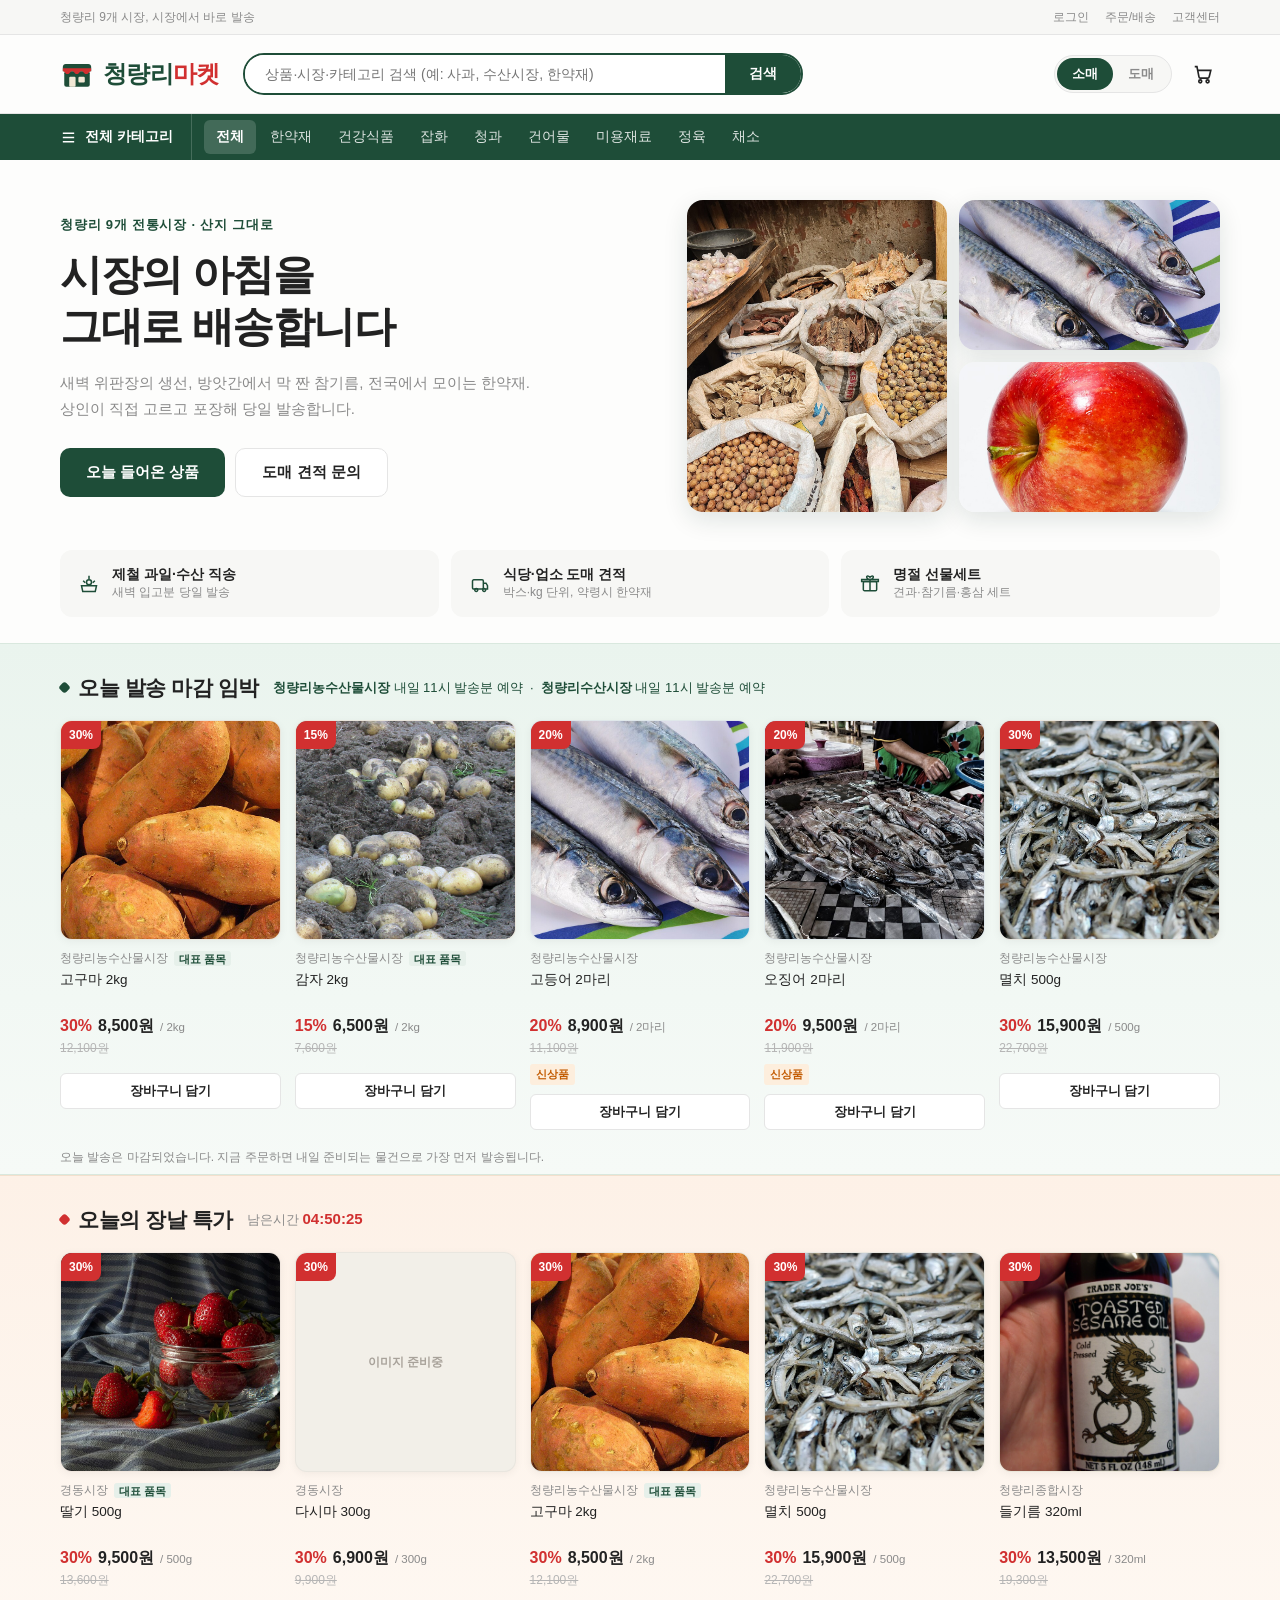
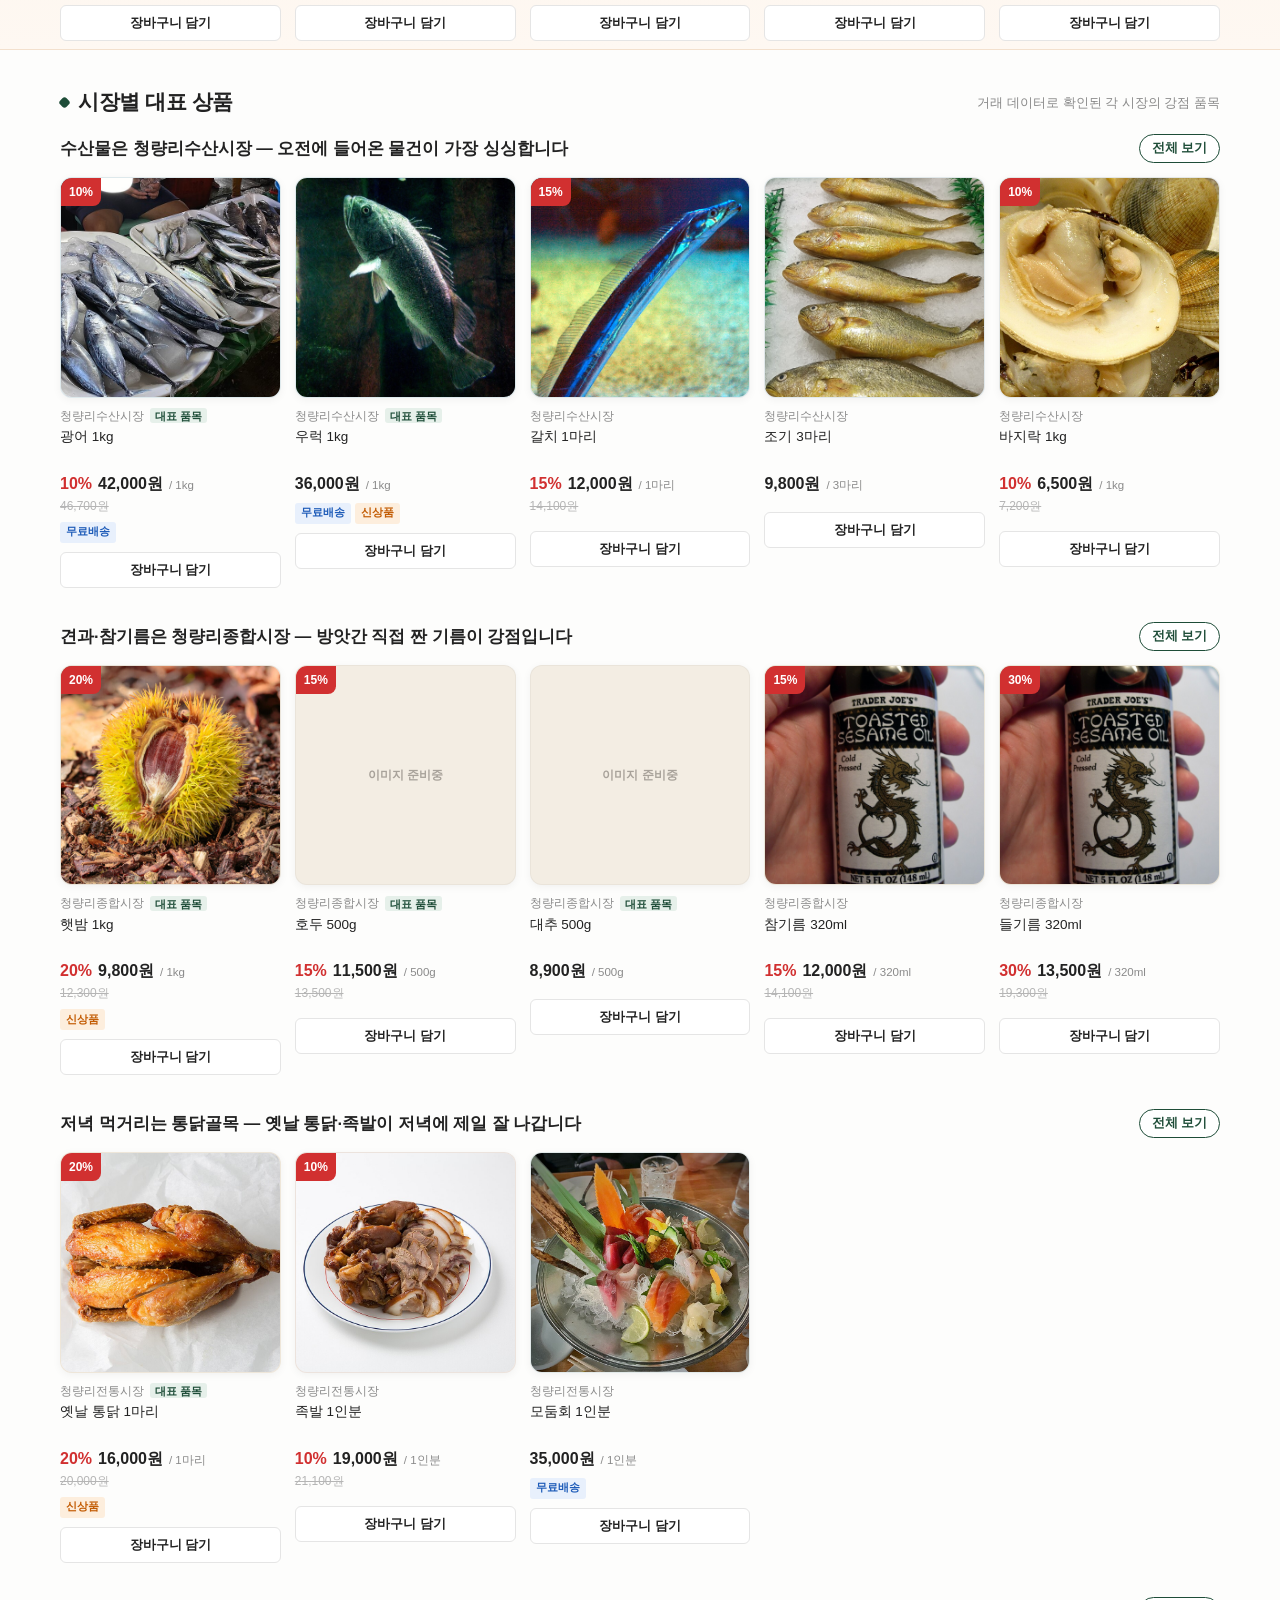
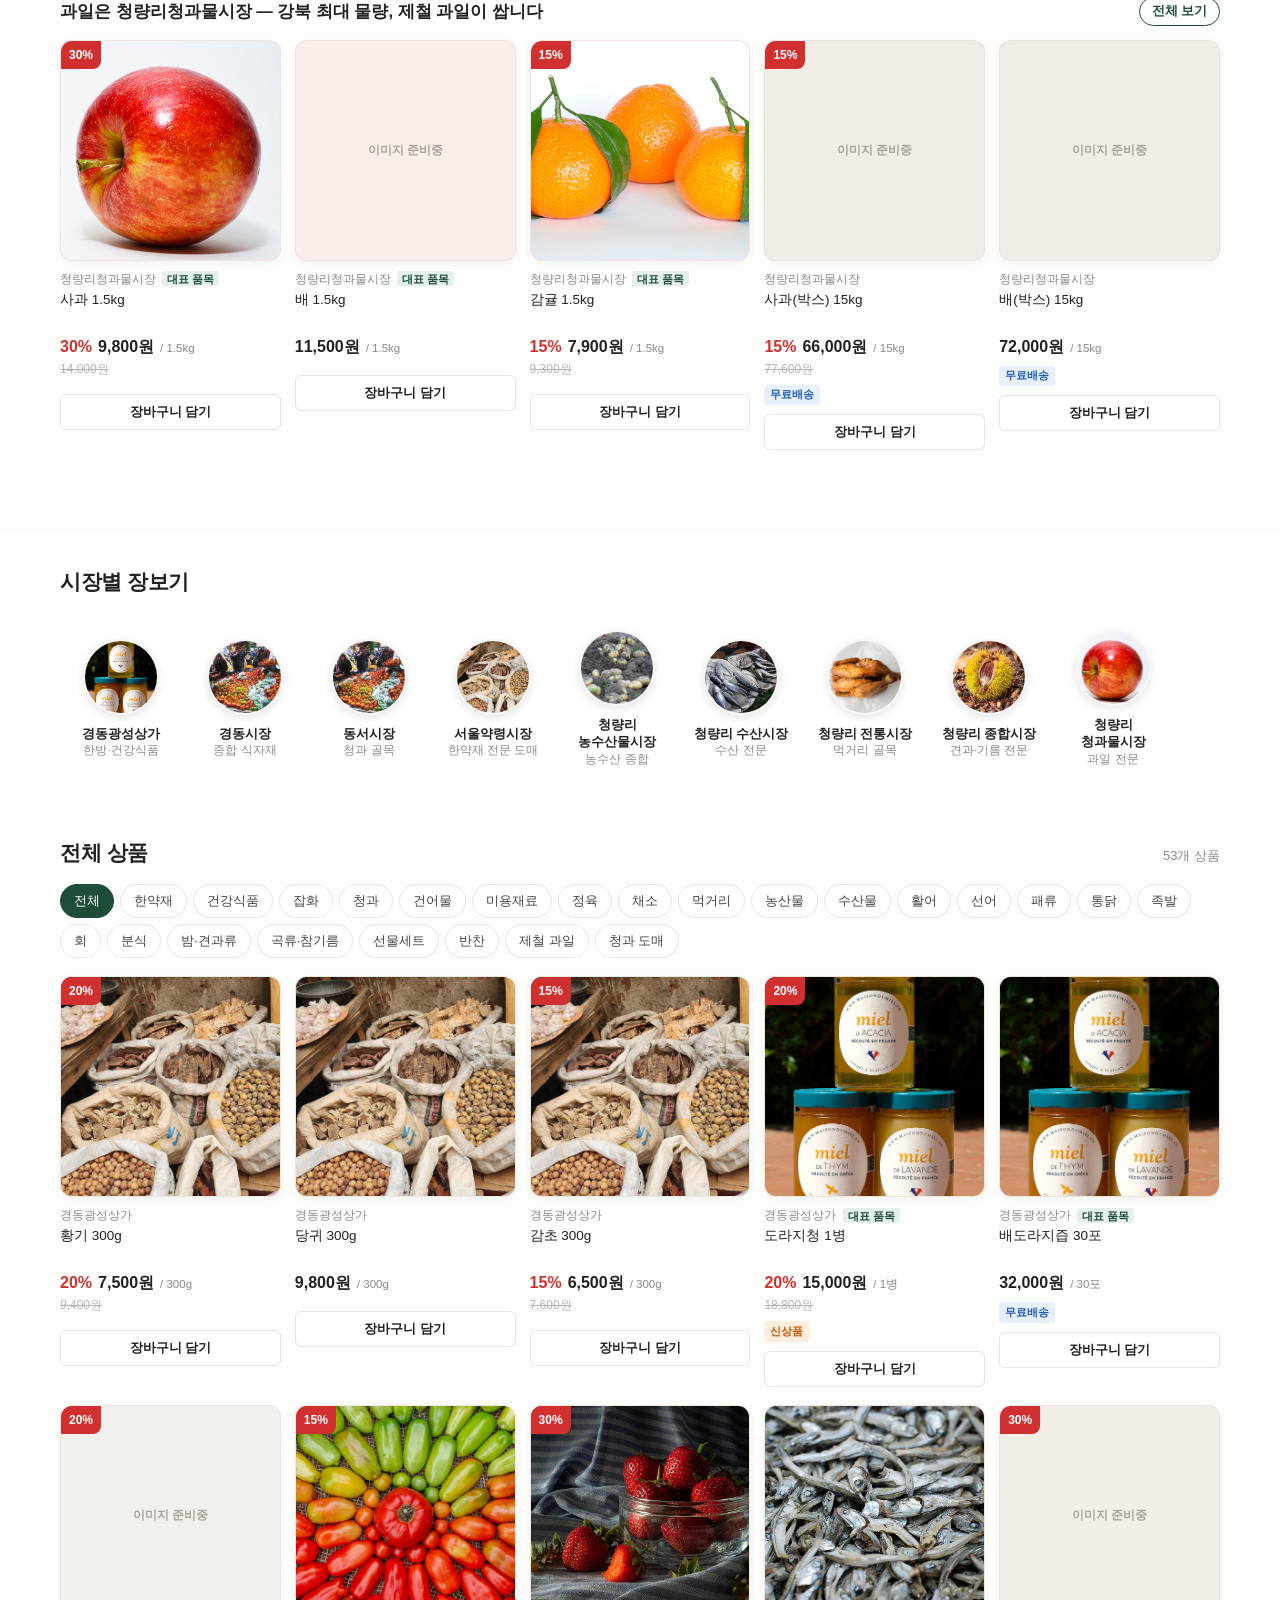
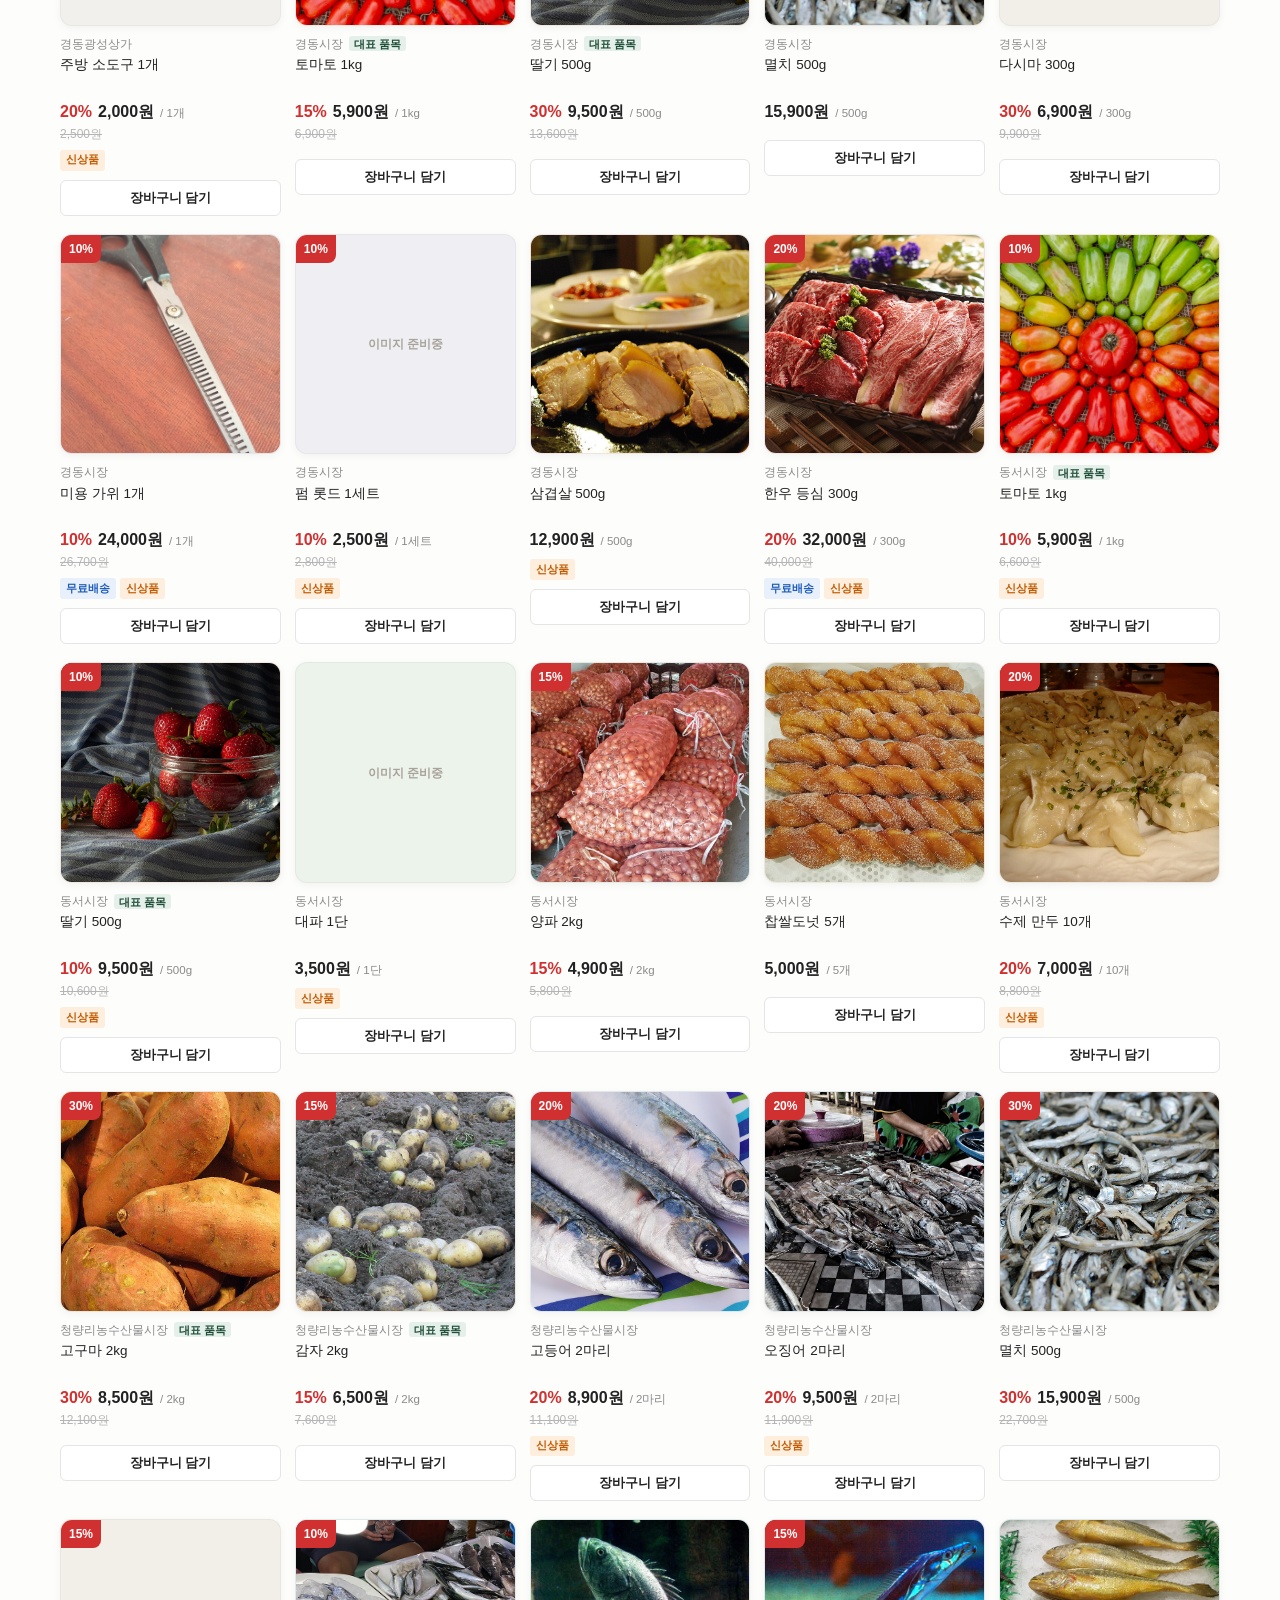
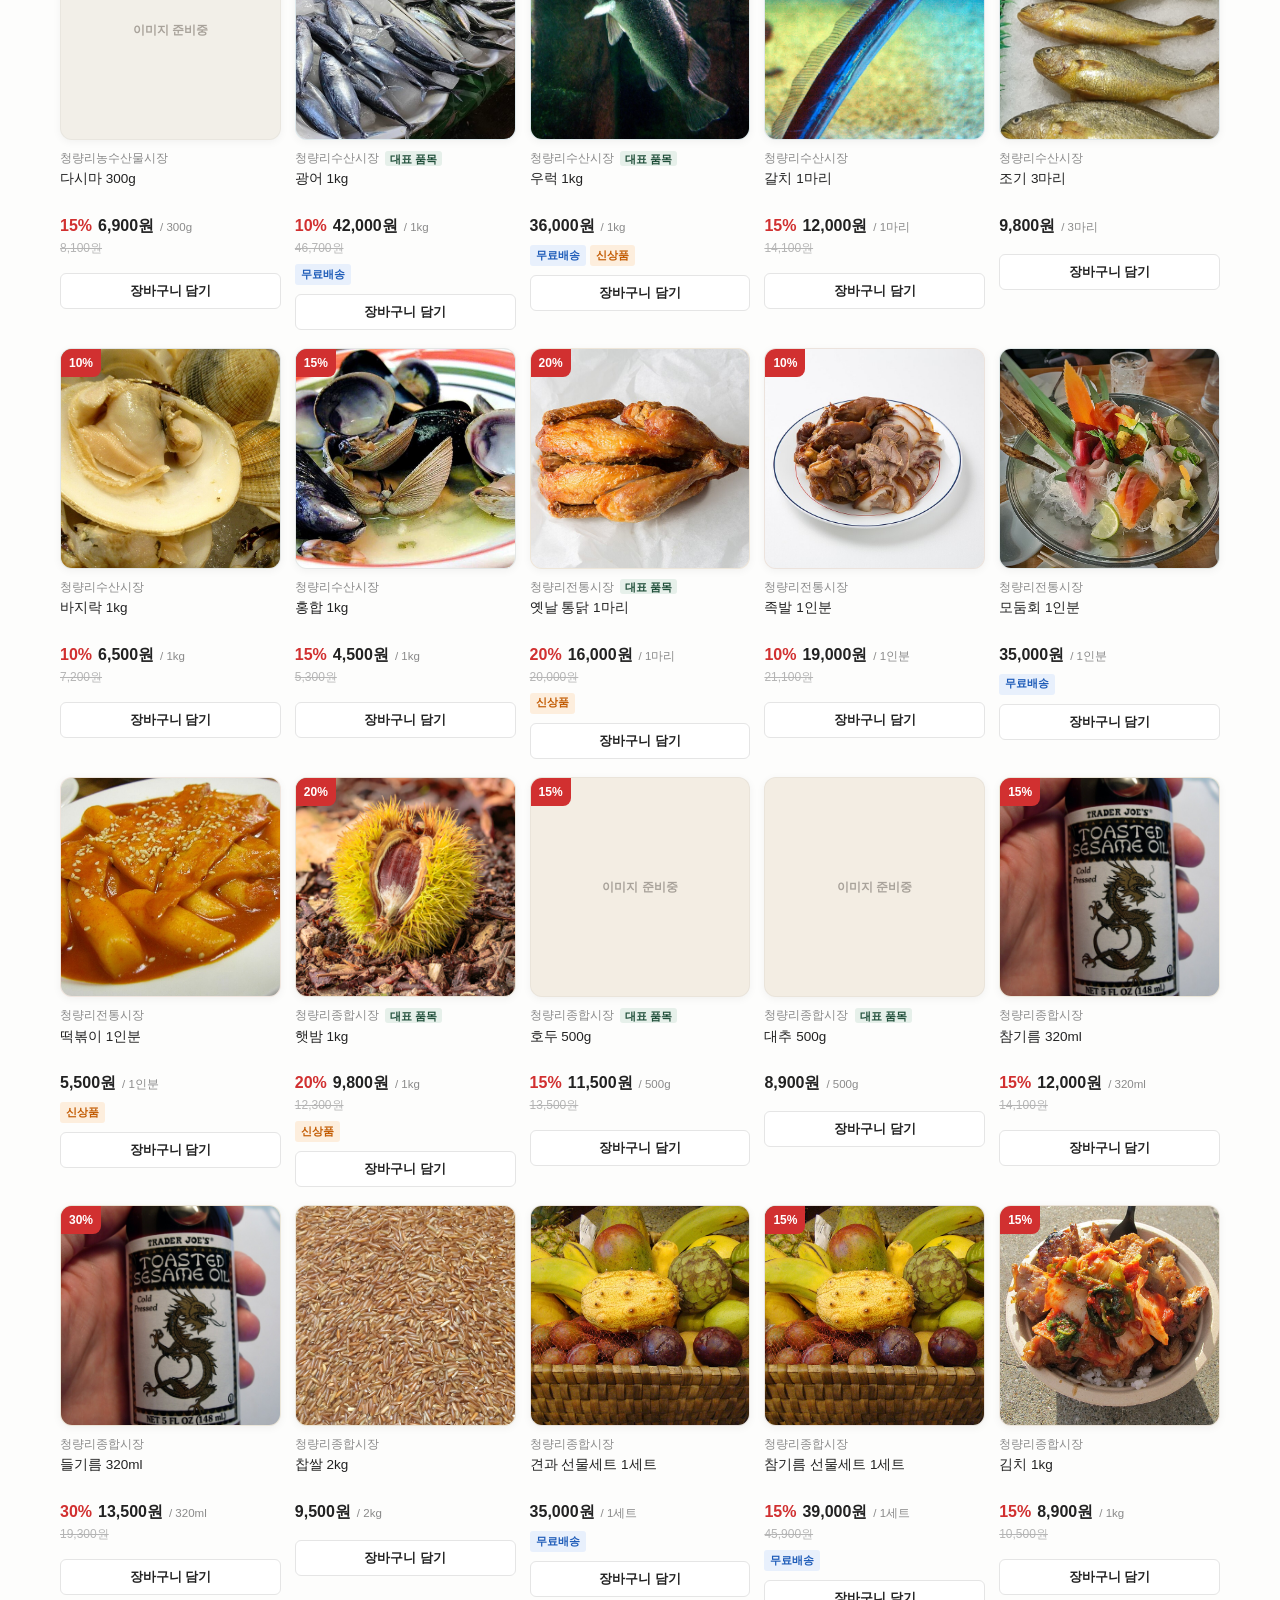
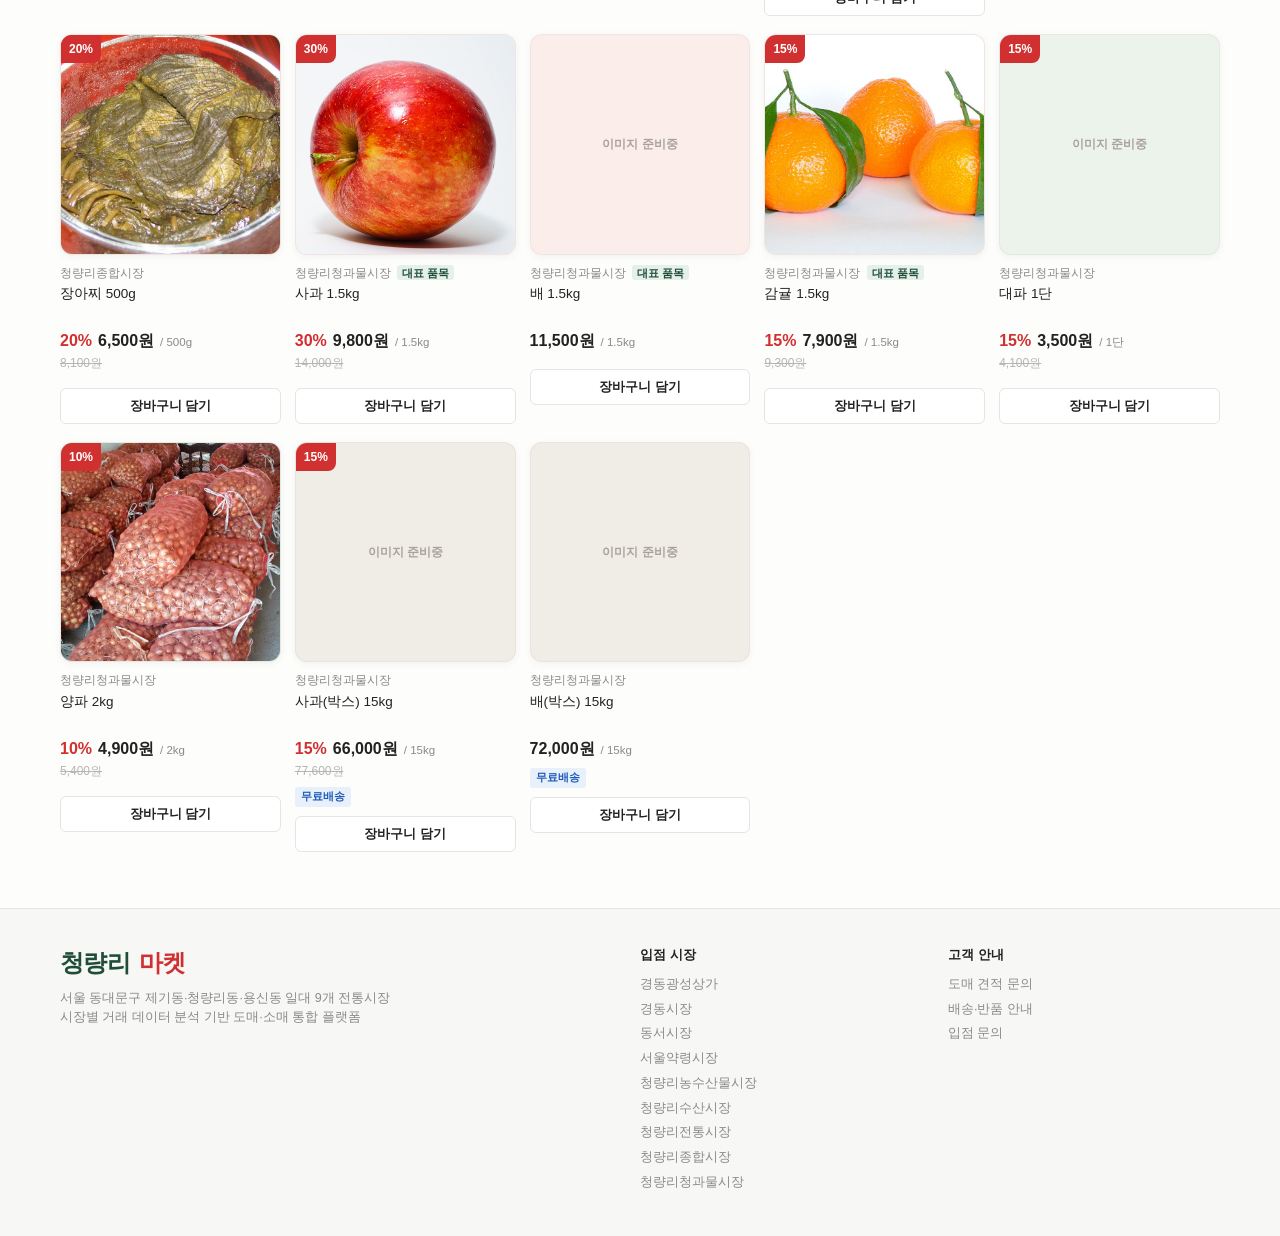
<file: site/index.html>
<!doctype html>
<html lang="ko">
<head>
<meta charset="utf-8">
<meta name="viewport" content="width=device-width, initial-scale=1">
<title>청량리마켓 — 청량리 9개 전통시장 온라인 장보기</title>
<meta name="description" content="청량리 9개 전통시장의 상품을 시장에서 직접 발송합니다. 도매·소매 모두 가능.">
<link rel="stylesheet" href="styles.css?v=7">
</head>
<body>

<!-- 유틸 바 -->
<div class="util">
  <div class="wrap">
    <span class="util-slogan">청량리 9개 시장, 시장에서 바로 발송</span>
    <nav class="util-links">
      <a href="#" id="nav-login">로그인</a>
      <a href="#" id="nav-orders">주문/배송</a>
      <a href="#" id="nav-support">고객센터</a>
    </nav>
  </div>
</div>

<!-- 헤더: 로고 + 검색 + 장바구니 -->
<header class="header">
  <div class="wrap header-in">
    <a class="logo" href="#top" aria-label="청량리마켓 홈">
      <svg class="logo-icon" width="34" height="34" viewBox="0 0 48 48" fill="none">
        <rect x="6" y="20" width="36" height="22" rx="3" fill="#1e4d38"/>
        <path d="M4 14c0-2.2 1.8-4 4-4h32c2.2 0 4 1.8 4 4v6H4v-6z" fill="#1e4d38"/>
        <path d="M4 20c3.3 0 3.3 4 6.6 4s3.3-4 6.6-4 3.3 4 6.6 4 3.3-4 6.6-4 3.3 4 6.7 4 3.3-4 6.9-4v-4H4v4z" fill="#d13030"/>
        <rect x="13" y="28" width="9" height="14" rx="1.5" fill="#f2e8d5"/>
        <rect x="26" y="28" width="9" height="8" rx="1.5" fill="#f2e8d5"/>
      </svg>
      <span class="logo-text"><span class="logo-mark">청량리</span><span class="logo-sub">마켓</span></span>
    </a>
    <div class="search">
      <input id="search" type="search" placeholder="상품·시장·카테고리 검색 (예: 사과, 수산시장, 한약재)">
      <button type="button" id="search-btn" aria-label="검색">검색</button>
    </div>
    <div class="header-actions">
      <div class="channel" role="group" aria-label="거래 방식">
        <button type="button" data-channel="b2c" aria-pressed="true">소매</button>
        <button type="button" data-channel="b2b" aria-pressed="false">도매</button>
      </div>
      <button class="icon-btn cart-btn" id="cart-open" type="button">
        <svg width="22" height="22" viewBox="0 0 24 24" fill="none" stroke="currentColor" stroke-width="1.8"><circle cx="9" cy="20" r="1.6"/><circle cx="17" cy="20" r="1.6"/><path d="M3 4h2.4l2.2 11.2a1.6 1.6 0 0 0 1.6 1.3h7.9a1.6 1.6 0 0 0 1.6-1.3L20.5 8H6"/></svg>
        <span class="cart-count" id="cart-count" hidden>0</span>
      </button>
    </div>
  </div>
</header>

<!-- 카테고리 바 -->
<nav class="catbar">
  <div class="wrap catbar-in">
    <button class="allcat" id="allcat-btn" type="button">
      <svg width="17" height="17" viewBox="0 0 24 24" fill="none" stroke="currentColor" stroke-width="2.4"><path d="M4 6h16M4 12h16M4 18h16"/></svg>
      전체 카테고리
    </button>
    <div class="cat-quick" id="cat-quick"></div>
  </div>
  <div class="allcat-panel" id="allcat-panel" hidden><div class="wrap" id="allcat-grid"></div></div>
</nav>

<main id="top">

  <!-- 히어로 -->
  <section class="wrap hero">
    <div class="hero-copy">
      <em>청량리 9개 전통시장 · 산지 그대로</em>
      <h1>시장의 아침을<br>그대로 배송합니다</h1>
      <p>새벽 위판장의 생선, 방앗간에서 막 짠 참기름, 전국에서 모이는 한약재.<br>
         상인이 직접 고르고 포장해 당일 발송합니다.</p>
      <div class="hero-cta">
        <button type="button" class="cta-main" data-banner="fresh">오늘 들어온 상품</button>
        <button type="button" class="cta-sub" data-banner="b2b">도매 견적 문의</button>
      </div>
    </div>
    <div class="hero-photos" aria-hidden="true">
      <img src="img/herbs.jpg" alt="" class="hp hp-a">
      <img src="img/mackerel.jpg" alt="" class="hp hp-b">
      <img src="img/apple.jpg" alt="" class="hp hp-c">
    </div>
  </section>

  <!-- 프로모 스트립 -->
  <section class="wrap promo-row">
    <button type="button" class="promo" data-banner="fresh">
      <svg viewBox="0 0 24 24" width="20" height="20" fill="none" stroke="#1e4d38" stroke-width="1.8"><path d="M12 2v4M5 8l2.5 2.5M19 8l-2.5 2.5M3 14h18l-1.5 7h-15L3 14z"/><circle cx="12" cy="10" r="3"/></svg>
      <div><b>제철 과일·수산 직송</b><span>새벽 입고분 당일 발송</span></div>
    </button>
    <button type="button" class="promo" data-banner="b2b">
      <svg viewBox="0 0 24 24" width="20" height="20" fill="none" stroke="#1e4d38" stroke-width="1.8"><rect x="3" y="7" width="13" height="11" rx="1.5"/><path d="M16 11h3.2L21 14v4h-5M7.5 21a1.8 1.8 0 100-3.6 1.8 1.8 0 000 3.6zM17 21a1.8 1.8 0 100-3.6 1.8 1.8 0 000 3.6z"/></svg>
      <div><b>식당·업소 도매 견적</b><span>박스·kg 단위, 약령시 한약재</span></div>
    </button>
    <button type="button" class="promo" data-banner="gift">
      <svg viewBox="0 0 24 24" width="20" height="20" fill="none" stroke="#1e4d38" stroke-width="1.8"><rect x="4" y="9" width="16" height="11" rx="1.5"/><path d="M2 6.5h20V9H2zM12 6.5V20M12 6.5C10 6.5 8 5 8 3.5 8 2 10 2 12 4c2-2 4-2 4-.5C16 5 14 6.5 12 6.5z"/></svg>
      <div><b>명절 선물세트</b><span>견과·참기름·홍삼 세트</span></div>
    </button>
  </section>

  <!-- 지금 장 서는 시장 — 시간대 매출 데이터가 실시간으로 구좌를 정한다 -->
  <section class="live-band">
    <div class="wrap section" style="padding-top:28px">
      <div class="section-head">
        <h2><span class="sec-dot"></span>오늘 발송 마감 임박</h2>
        <span class="live-why" id="live-why"></span>
      </div>
      <div class="grid grid-deal" id="live-grid"></div>
      <p class="data-note" id="live-note">시장별 거래 피크(2021~2025 매출 데이터)가 끝나기 전에 주문하면 당일 준비된 물건으로 발송됩니다.</p>
    </div>
  </section>

  <!-- 타임세일 -->
  <section class="deal-band">
    <div class="wrap section" style="padding-top:28px">
      <div class="section-head">
        <h2><span class="sec-dot sec-dot--red"></span>오늘의 장날 특가</h2>
        <div class="countdown">남은시간 <b id="countdown">--:--:--</b></div>
      </div>
      <div class="grid grid-deal" id="deal-grid"></div>
    </div>
  </section>

  <!-- 시장별 대표 상품 선반 -->
  <section class="wrap section" id="shelves-sec">
    <div class="section-head"><h2><span class="sec-dot"></span>시장별 대표 상품</h2>
      <span class="count">거래 데이터로 확인된 각 시장의 강점 품목</span></div>
    <div id="shelves"></div>
  </section>

  <!-- 시장 바로가기 -->
  <section class="market-strip-band">
    <div class="wrap">
      <div class="section-head"><h2>시장별 장보기</h2></div>
      <div class="market-strip" id="market-strip"></div>
    </div>
  </section>

  <!-- 전체 상품 -->
  <section class="wrap section" id="shop">
    <div class="section-head">
      <h2 id="shop-title">전체 상품</h2>
      <span class="count" id="count"></span>
    </div>
    <div class="chips" id="filters"></div>
    <div class="grid" id="products"></div>
    <p class="empty" id="empty" hidden>검색 결과가 없습니다.</p>
  </section>

</main>

<footer class="footer">
  <div class="wrap footer-in">
    <div>
      <div class="logo" style="margin-bottom:8px"><span class="logo-mark">청량리</span><span class="logo-sub">마켓</span></div>
      <p>서울 동대문구 제기동·청량리동·용신동 일대 9개 전통시장<br>
      시장별 거래 데이터 분석 기반 도매·소매 통합 플랫폼</p>
    </div>
    <div>
      <h4>입점 시장</h4>
      <ul id="footer-markets"></ul>
    </div>
    <div>
      <h4>고객 안내</h4>
      <ul>
        <li>도매 견적 문의</li>
        <li>배송·반품 안내</li>
        <li>입점 문의</li>
      </ul>
    </div>
  </div>
</footer>

<div class="scrim" id="scrim"></div>
<aside class="drawer" id="drawer" aria-label="장바구니">
  <header>
    <h3 id="drawer-title">장바구니</h3>
    <button class="icon-btn" id="cart-close" type="button">✕</button>
  </header>
  <div class="items" id="cart-items"></div>
  <footer>
    <div class="total"><span>합계</span><span id="cart-total">0원</span></div>
    <button class="buy-btn" id="checkout" type="button">주문하기</button>
  </footer>
</aside>

<div class="modal-scrim" id="modal-scrim" hidden></div>

<div class="modal" id="modal-login" hidden>
  <h3>로그인</h3>
  <label>이메일<input type="email" id="login-email" placeholder="you@example.com"></label>
  <label>비밀번호<input type="password" id="login-pw" placeholder="••••••••"></label>
  <button class="buy-btn" id="login-submit" type="button">로그인</button>
  <p class="modal-note">데모 환경입니다 — 아무 값이나 입력해도 로그인됩니다.</p>
</div>

<div class="modal" id="modal-orders" hidden>
  <h3>주문/배송 조회</h3>
  <div id="orders-list"></div>
</div>

<div class="modal" id="modal-support" hidden>
  <h3>고객센터</h3>
  <label>문의 유형
    <select id="support-type"><option>배송 문의</option><option>도매 견적</option><option>입점 문의</option><option>기타</option></select>
  </label>
  <label>내용<textarea id="support-msg" rows="4" placeholder="문의 내용을 적어주세요"></textarea></label>
  <button class="buy-btn" id="support-submit" type="button">접수하기</button>
</div>

<div class="toast" id="toast" hidden></div>

<script src="app.js?v=7"></script>
</body>
</html>
</file>
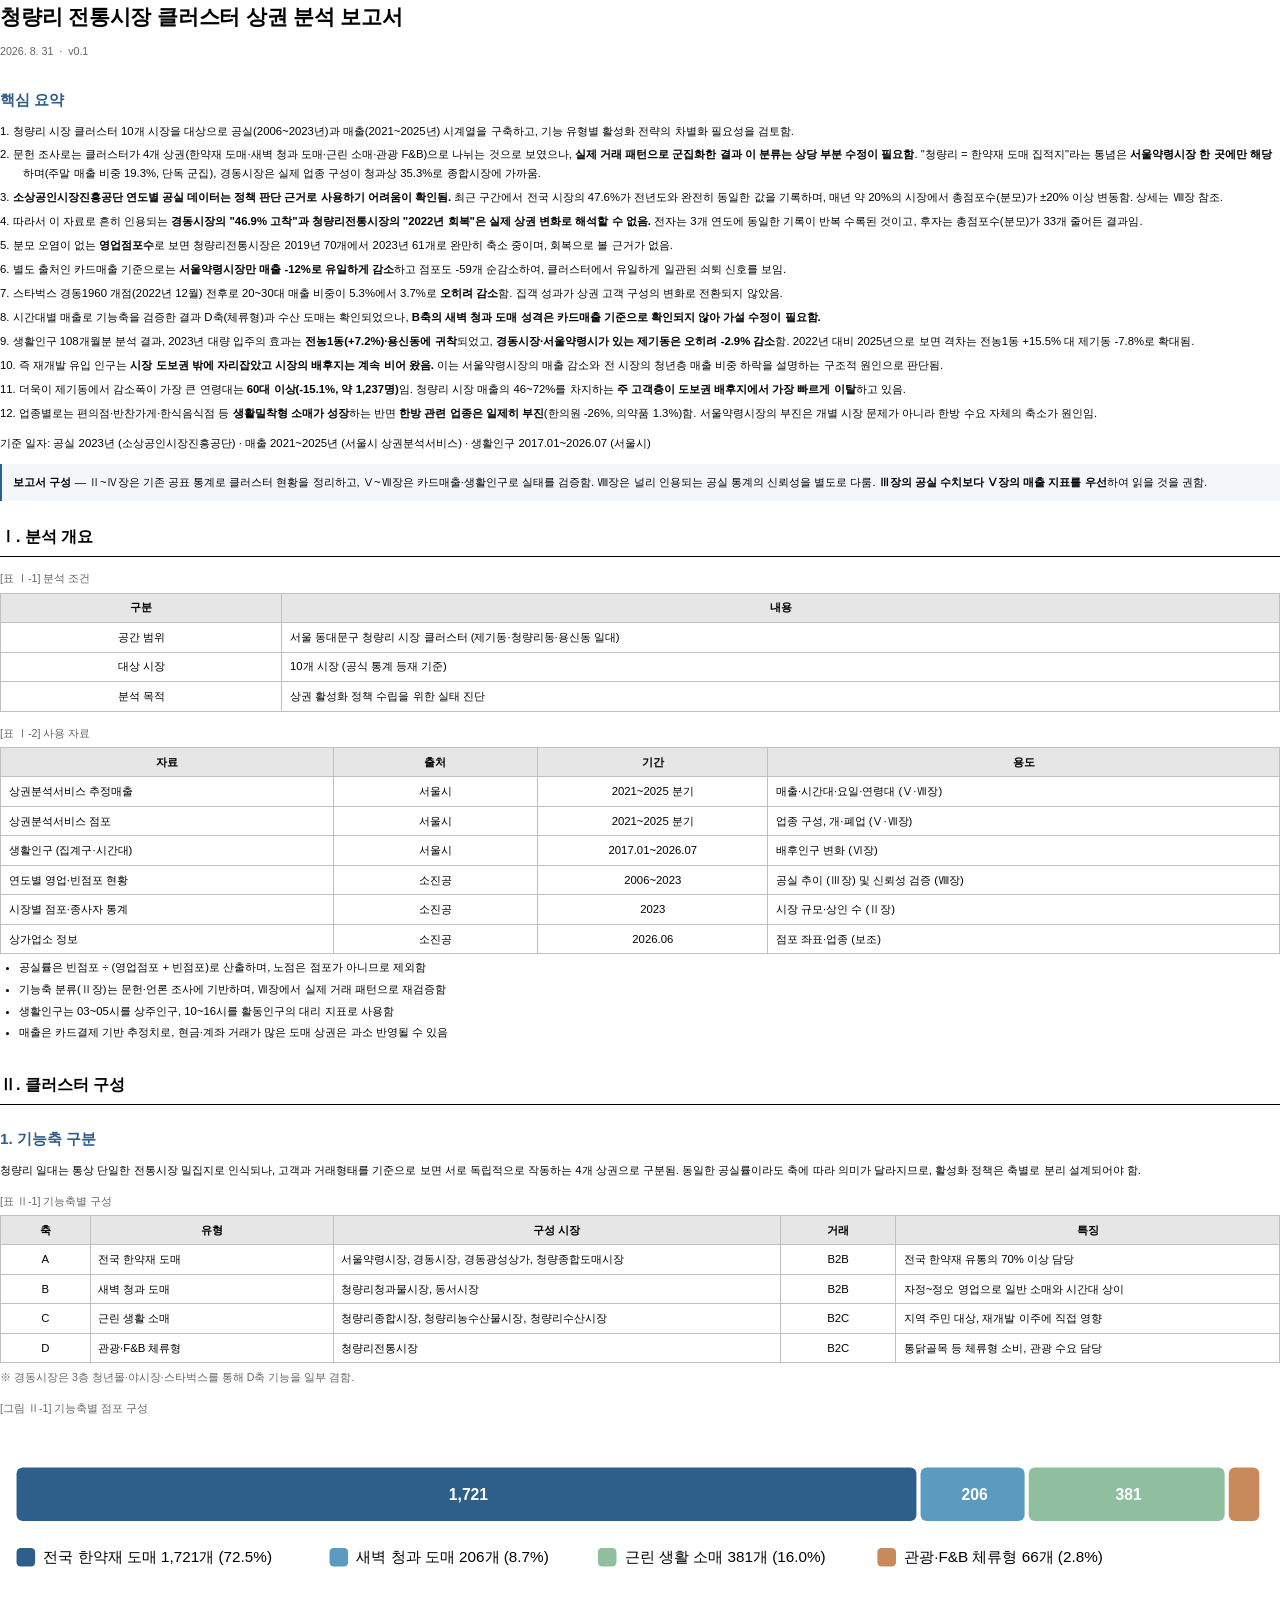
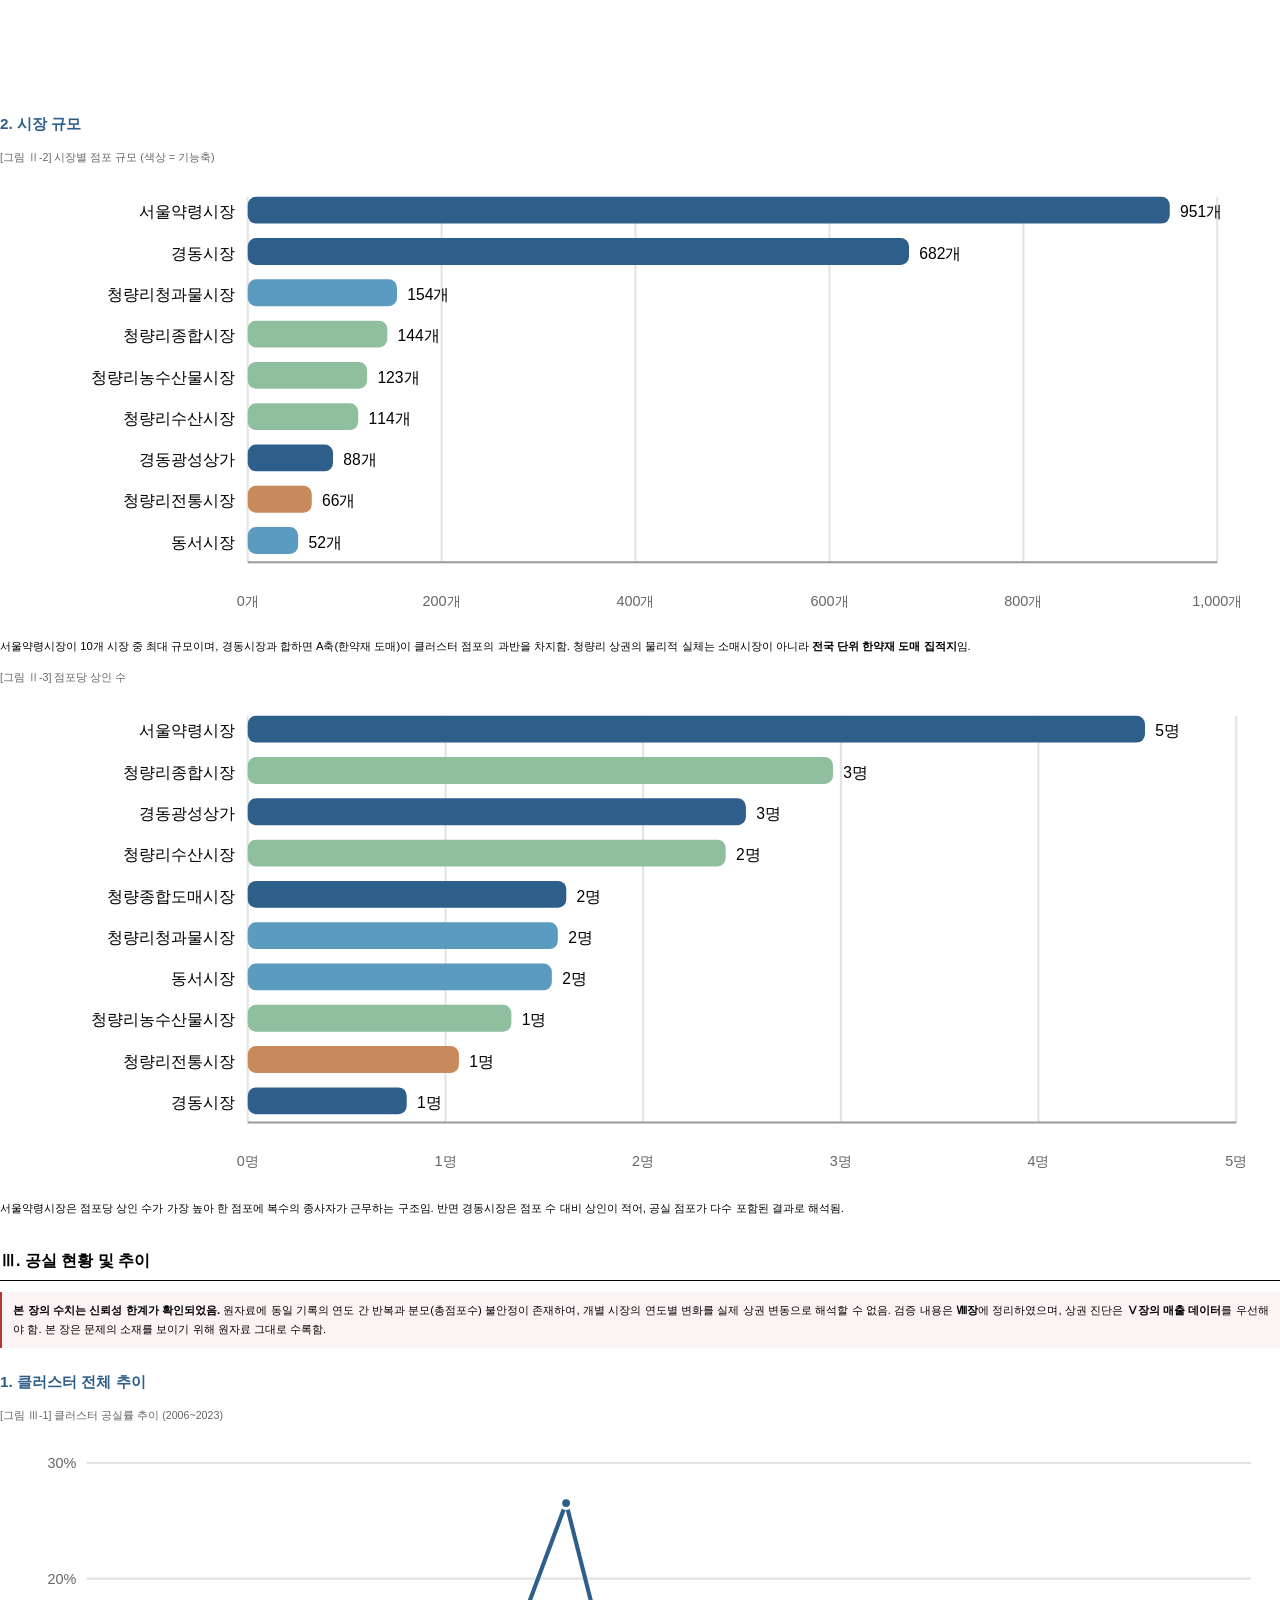
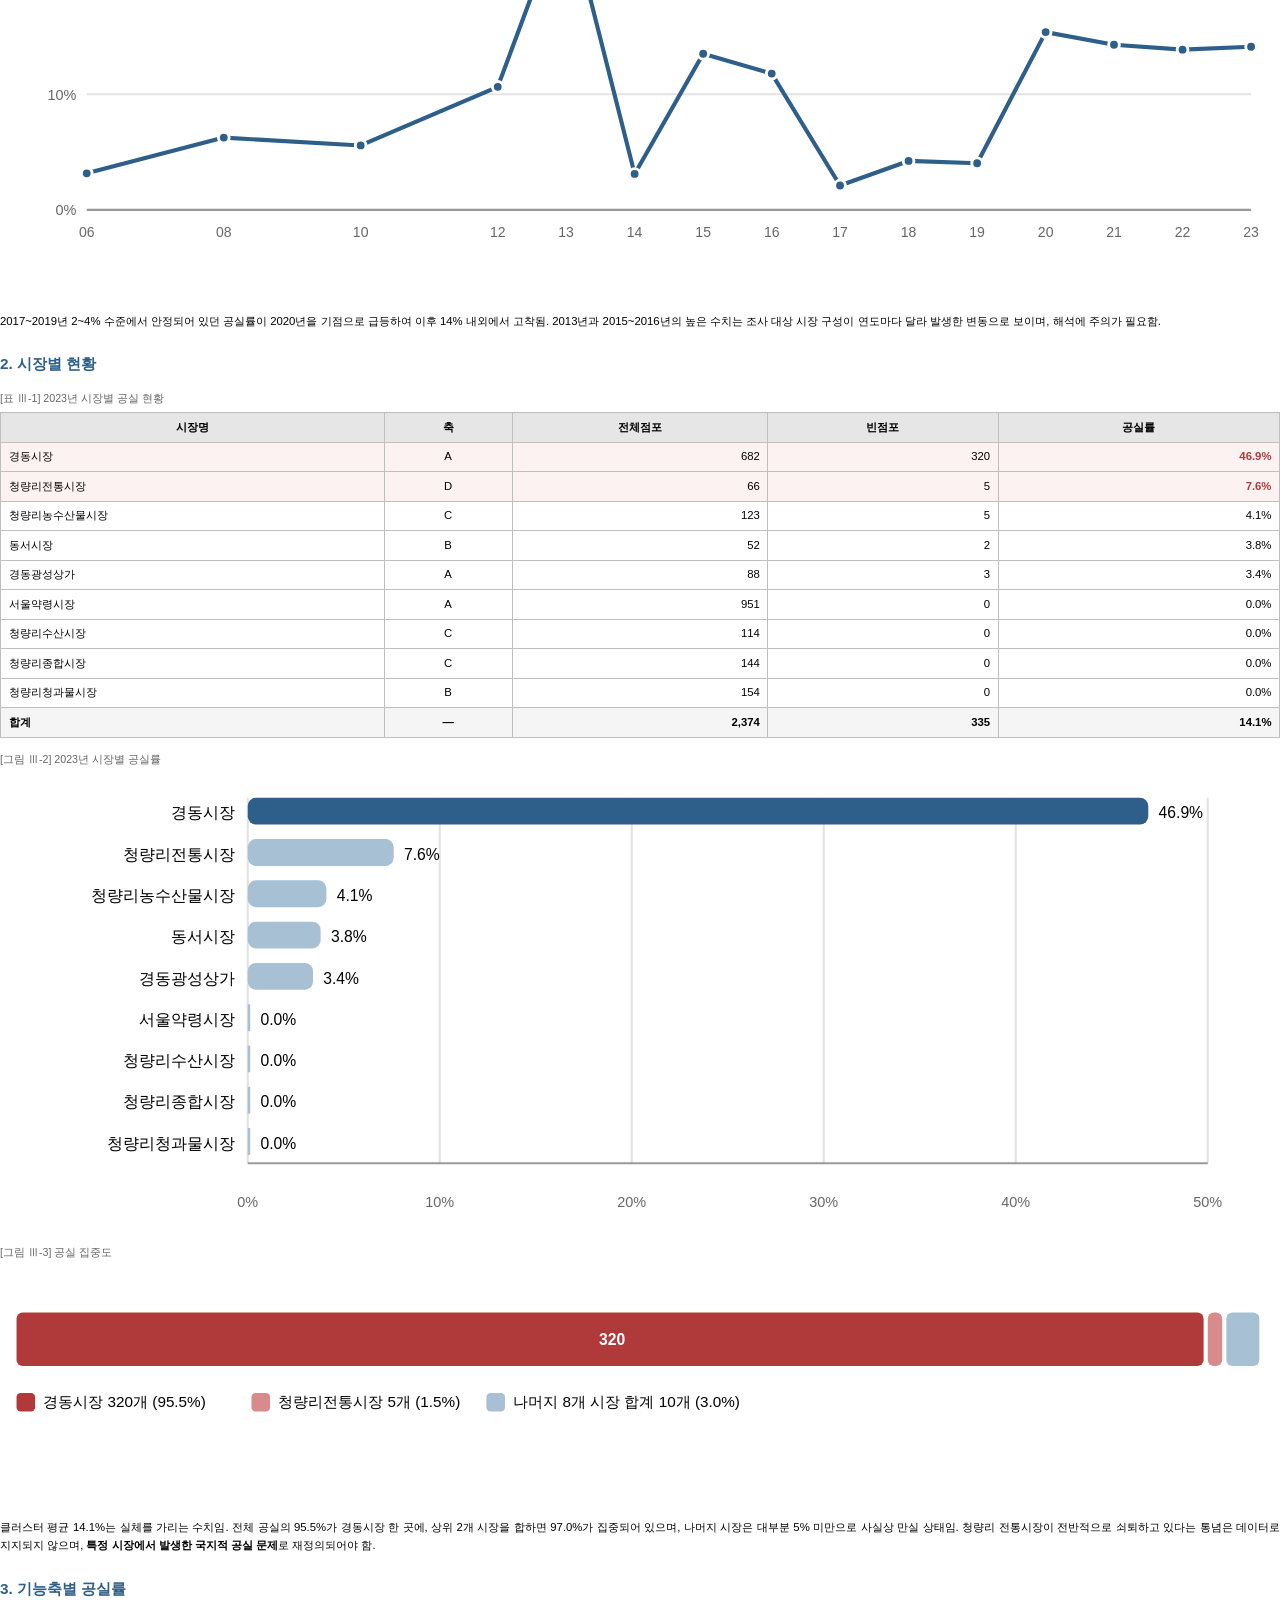
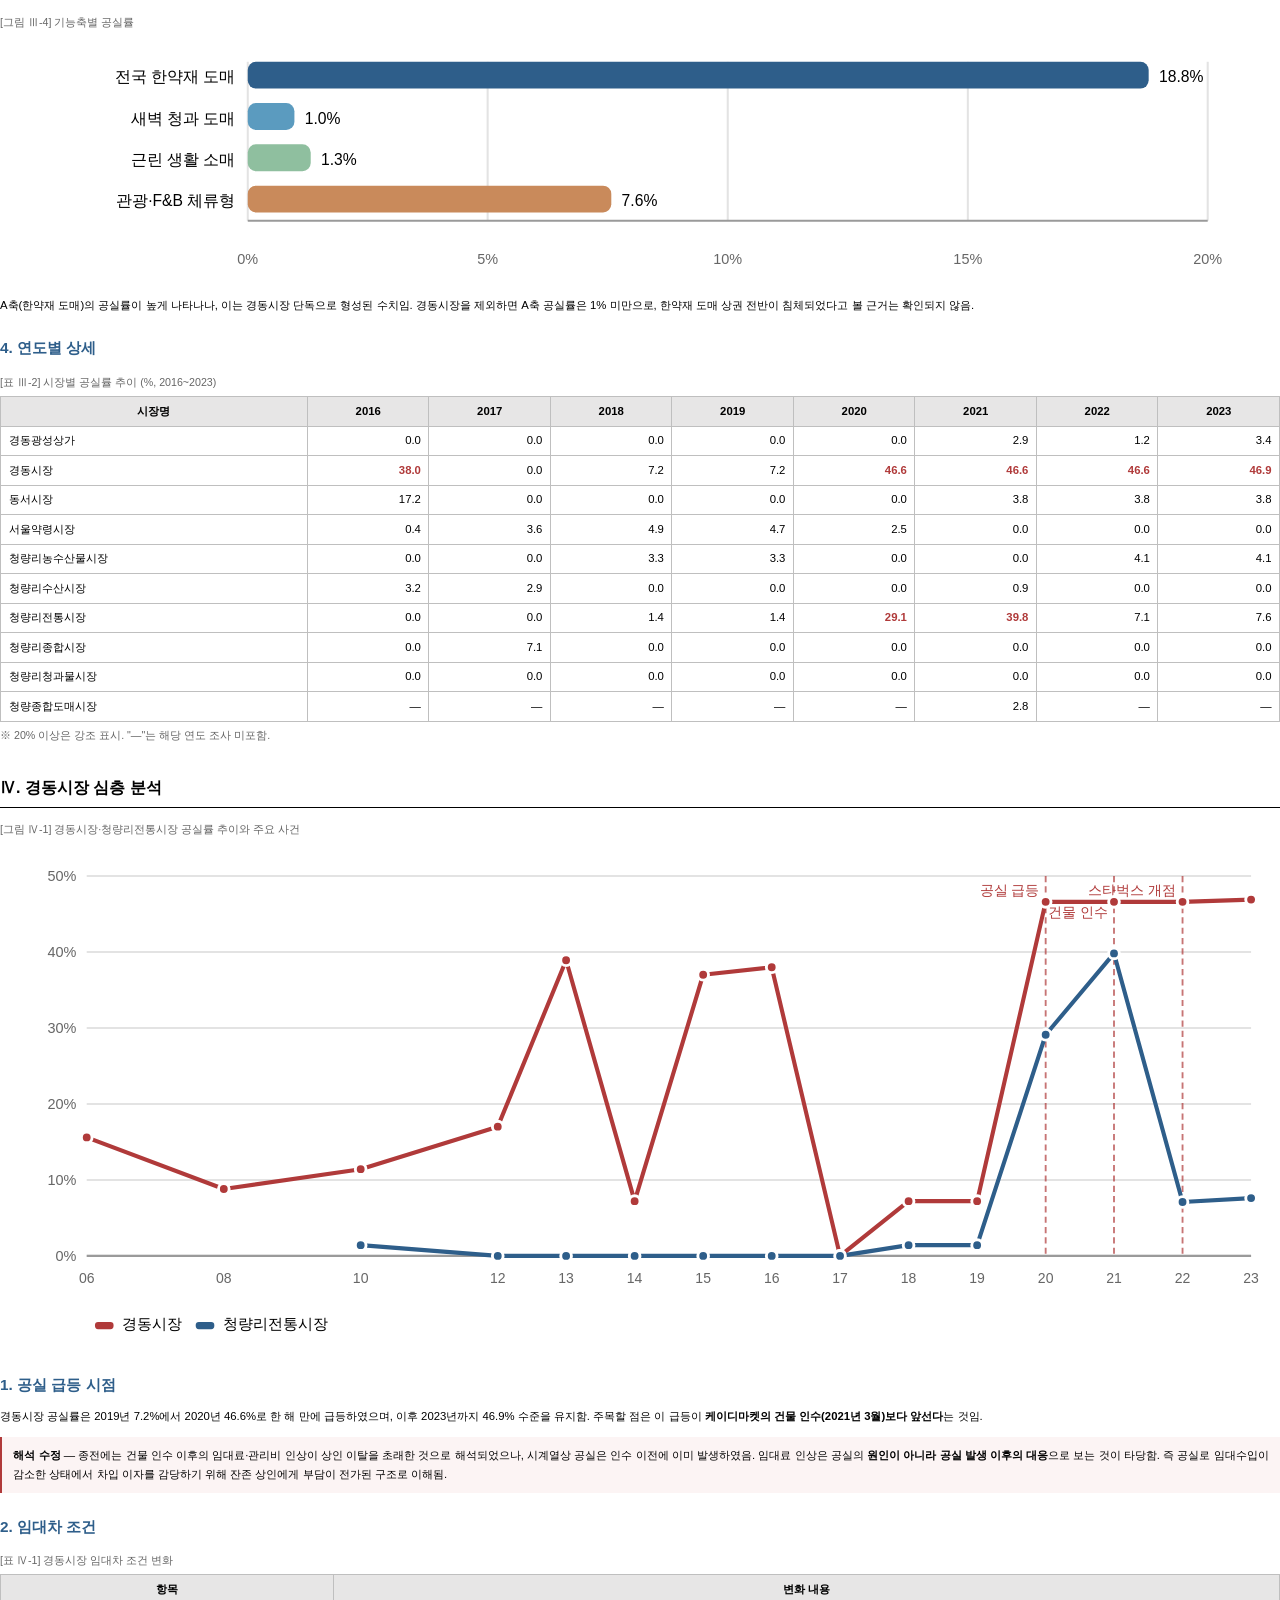
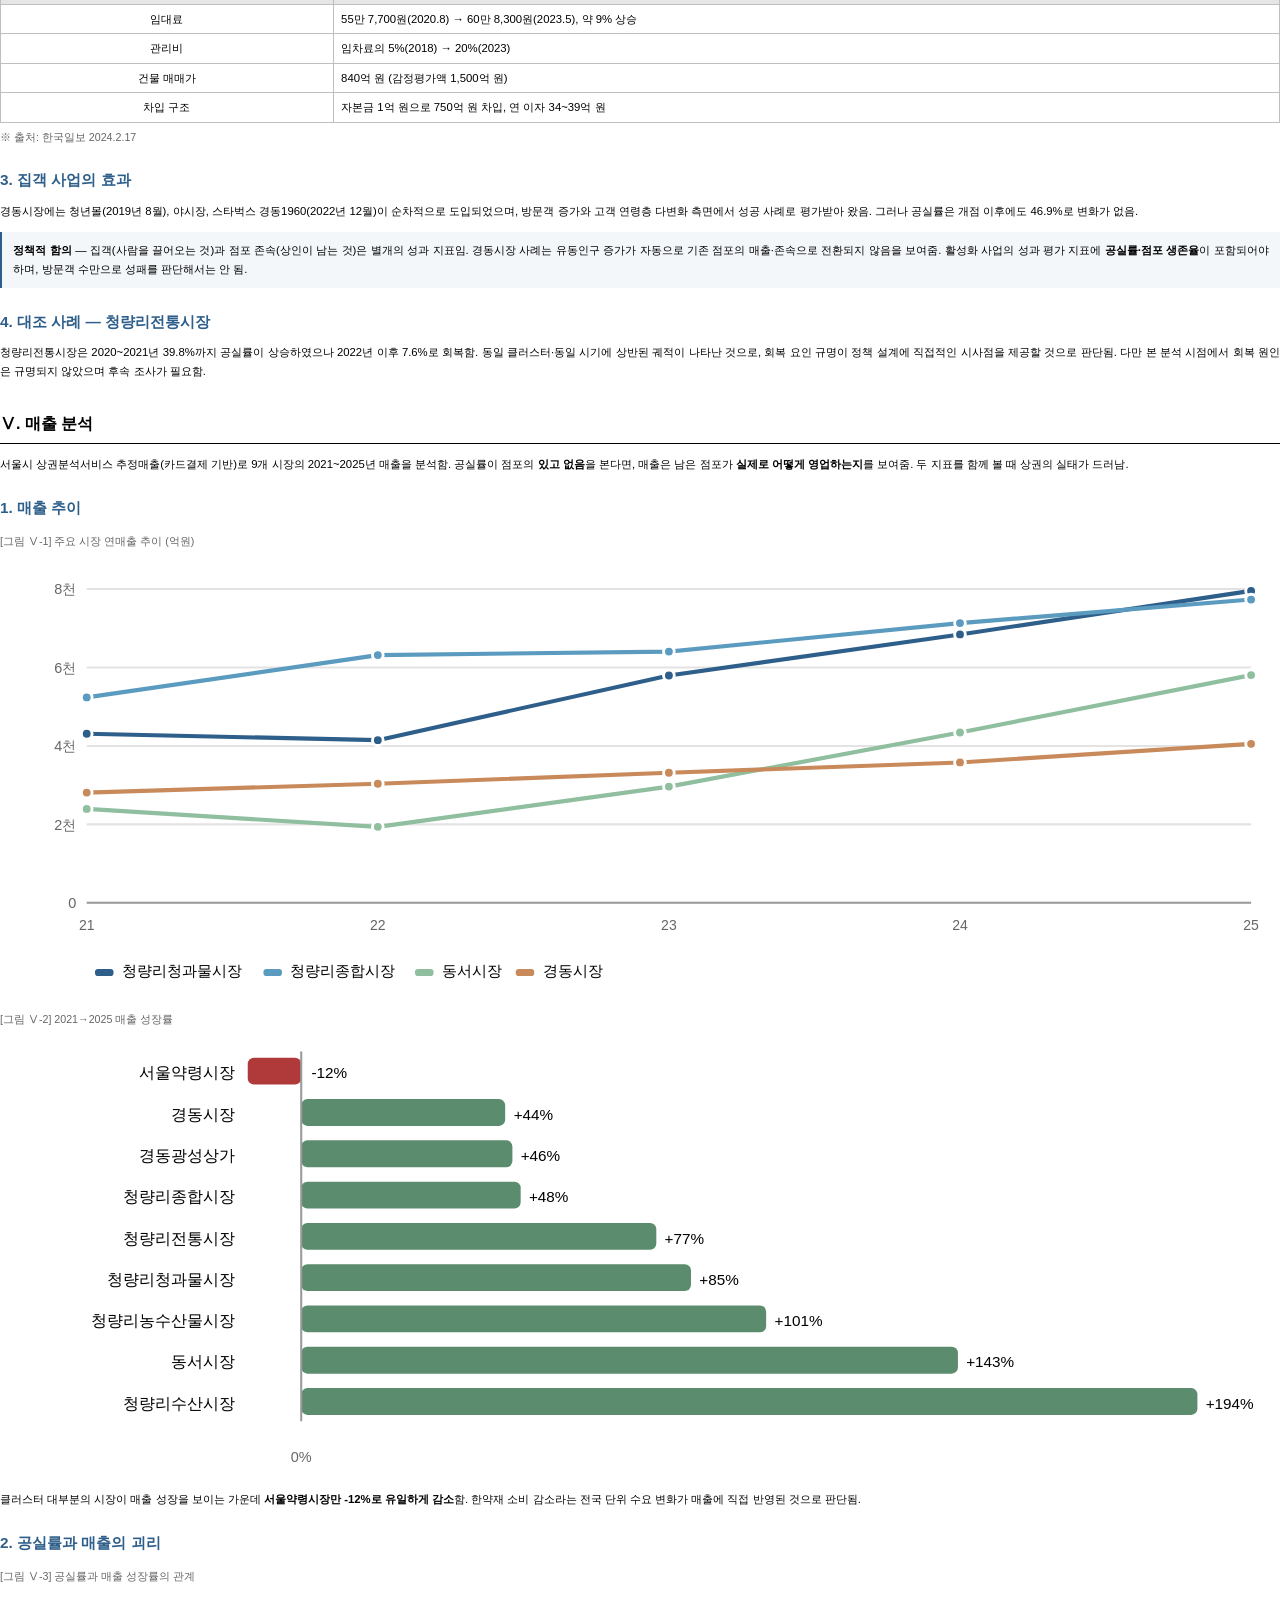
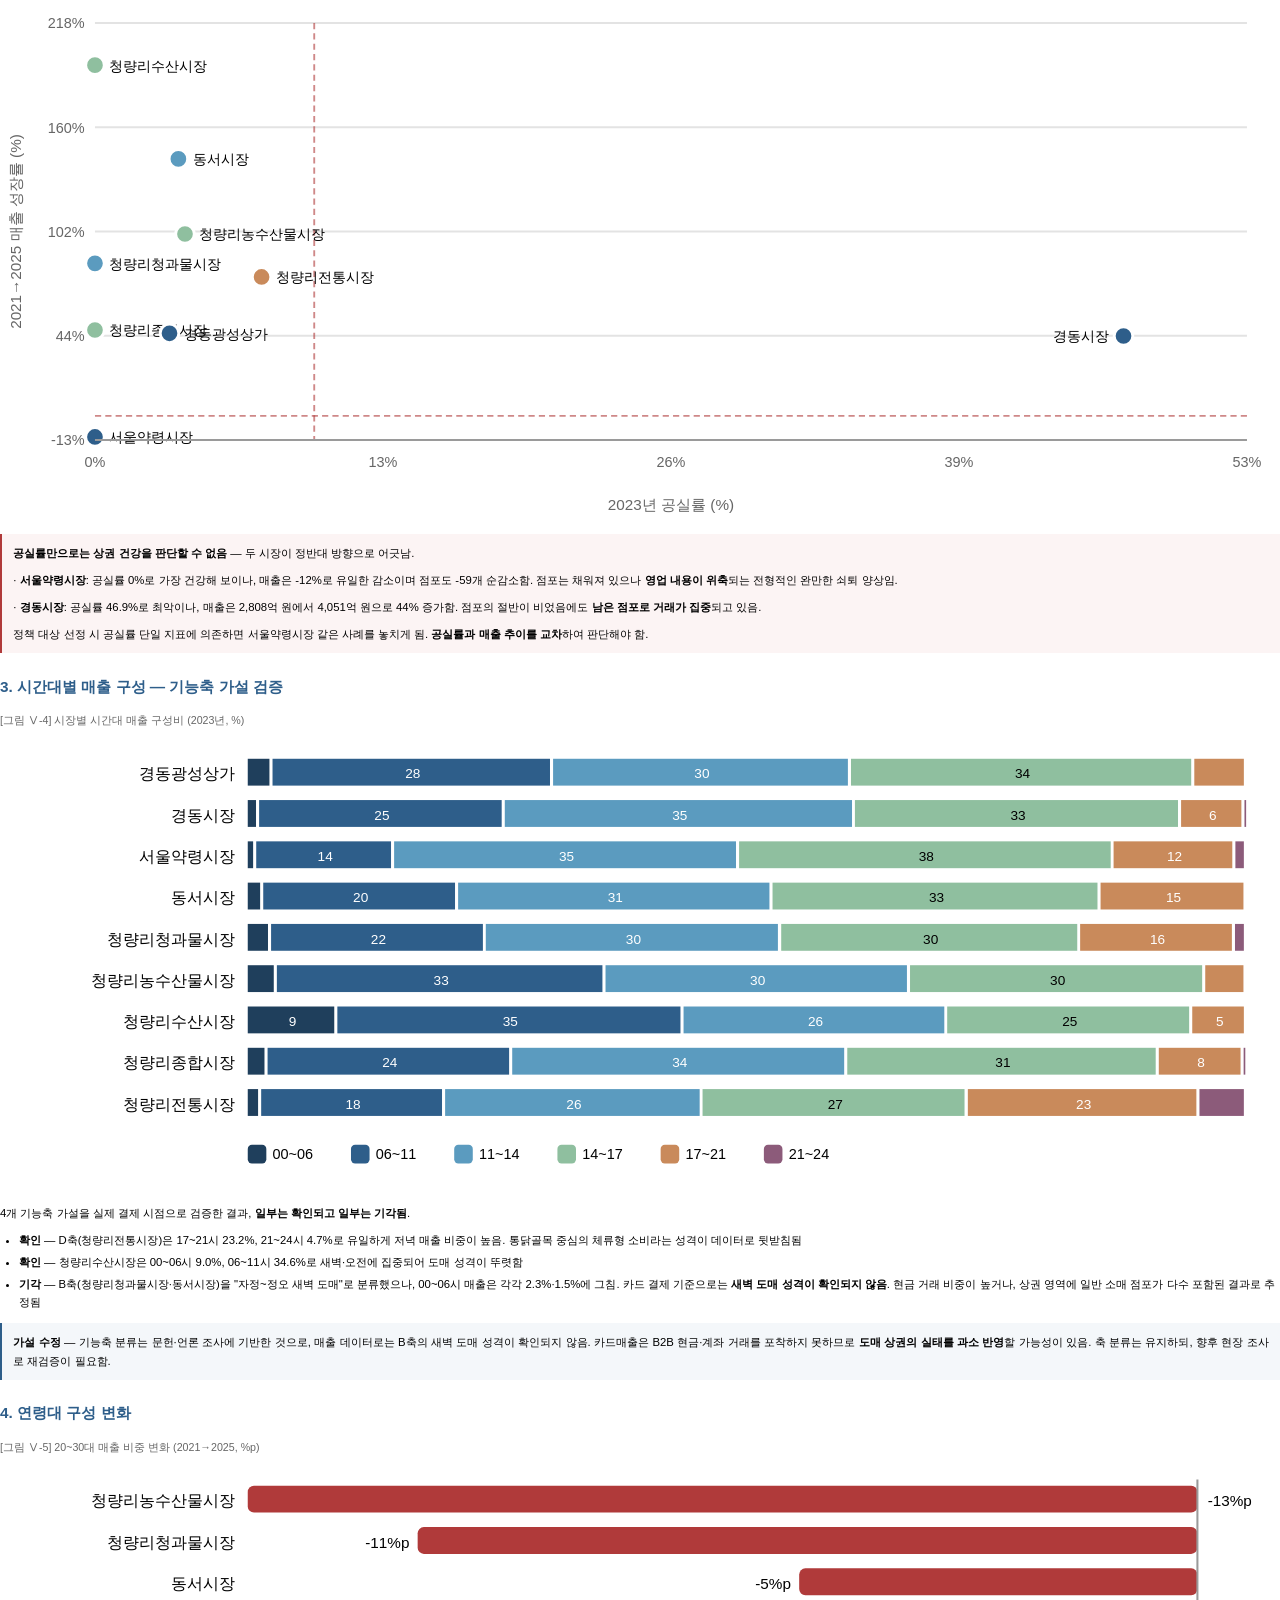
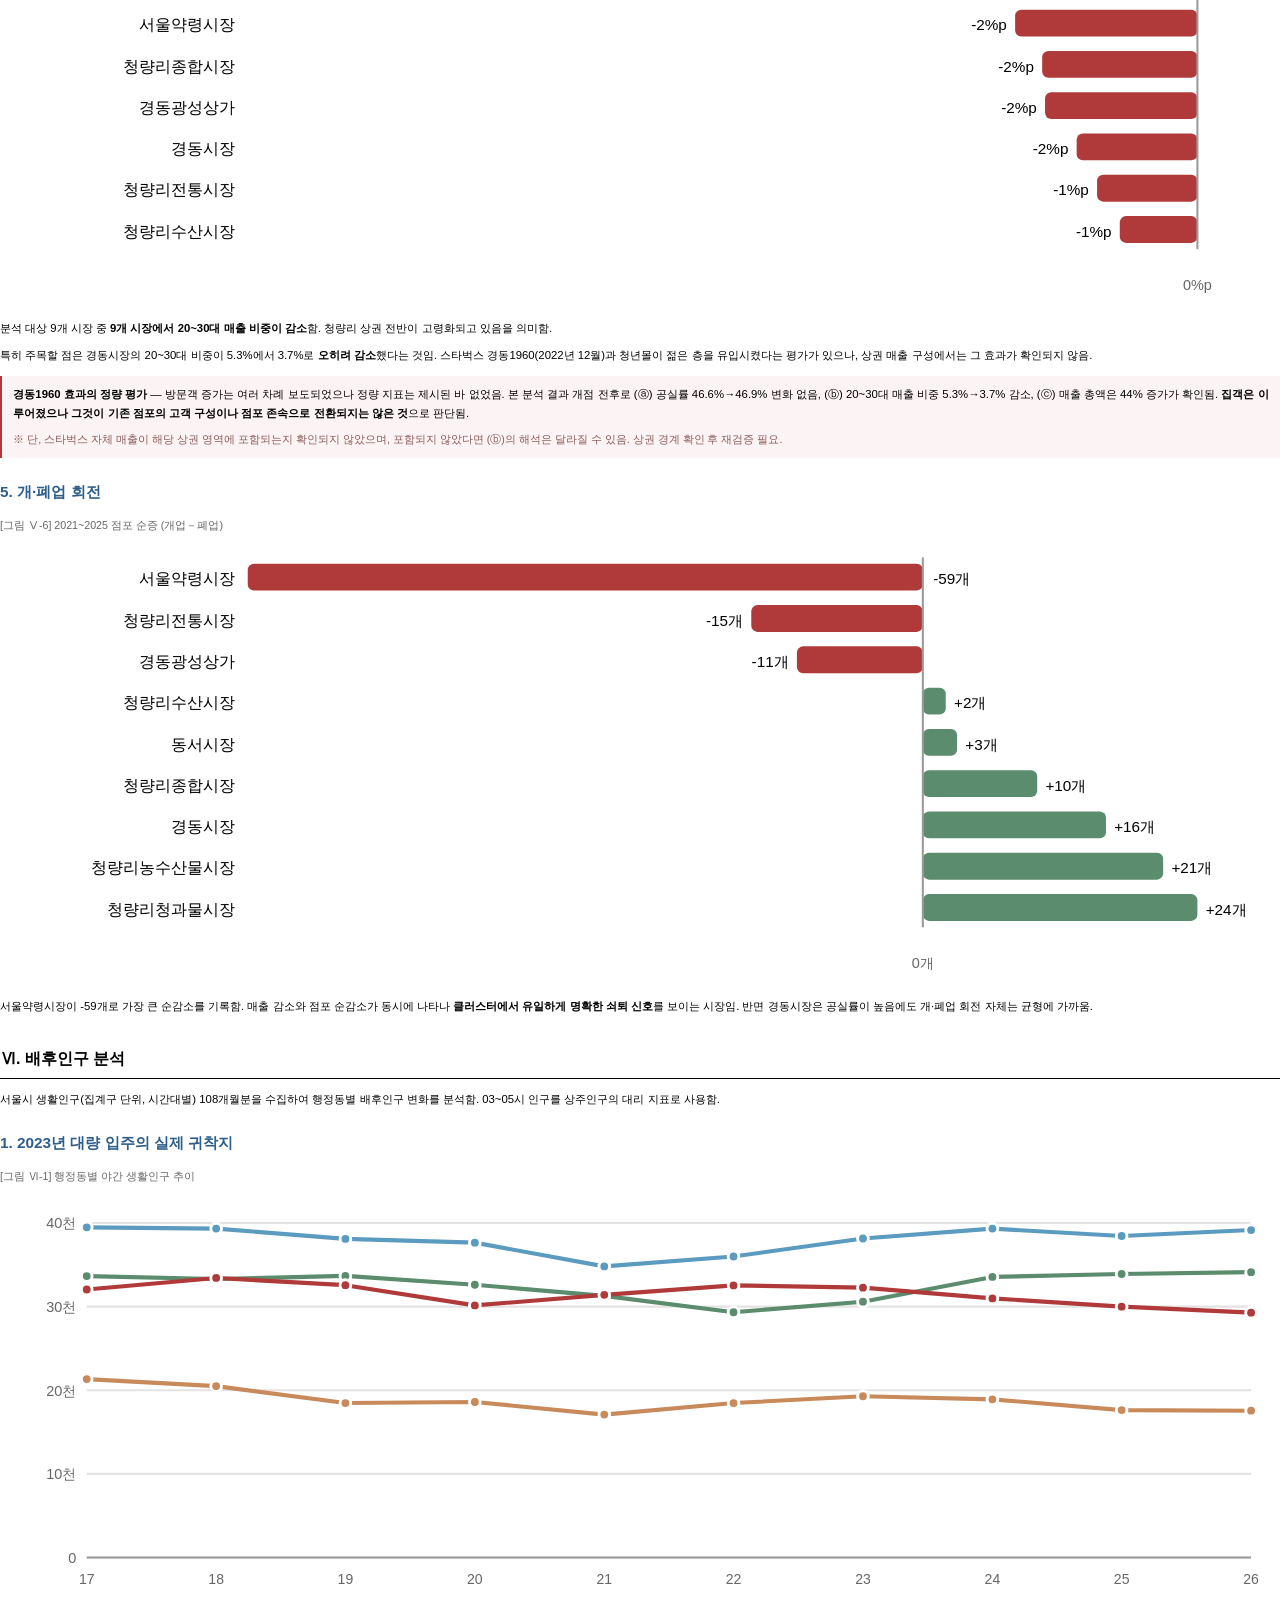
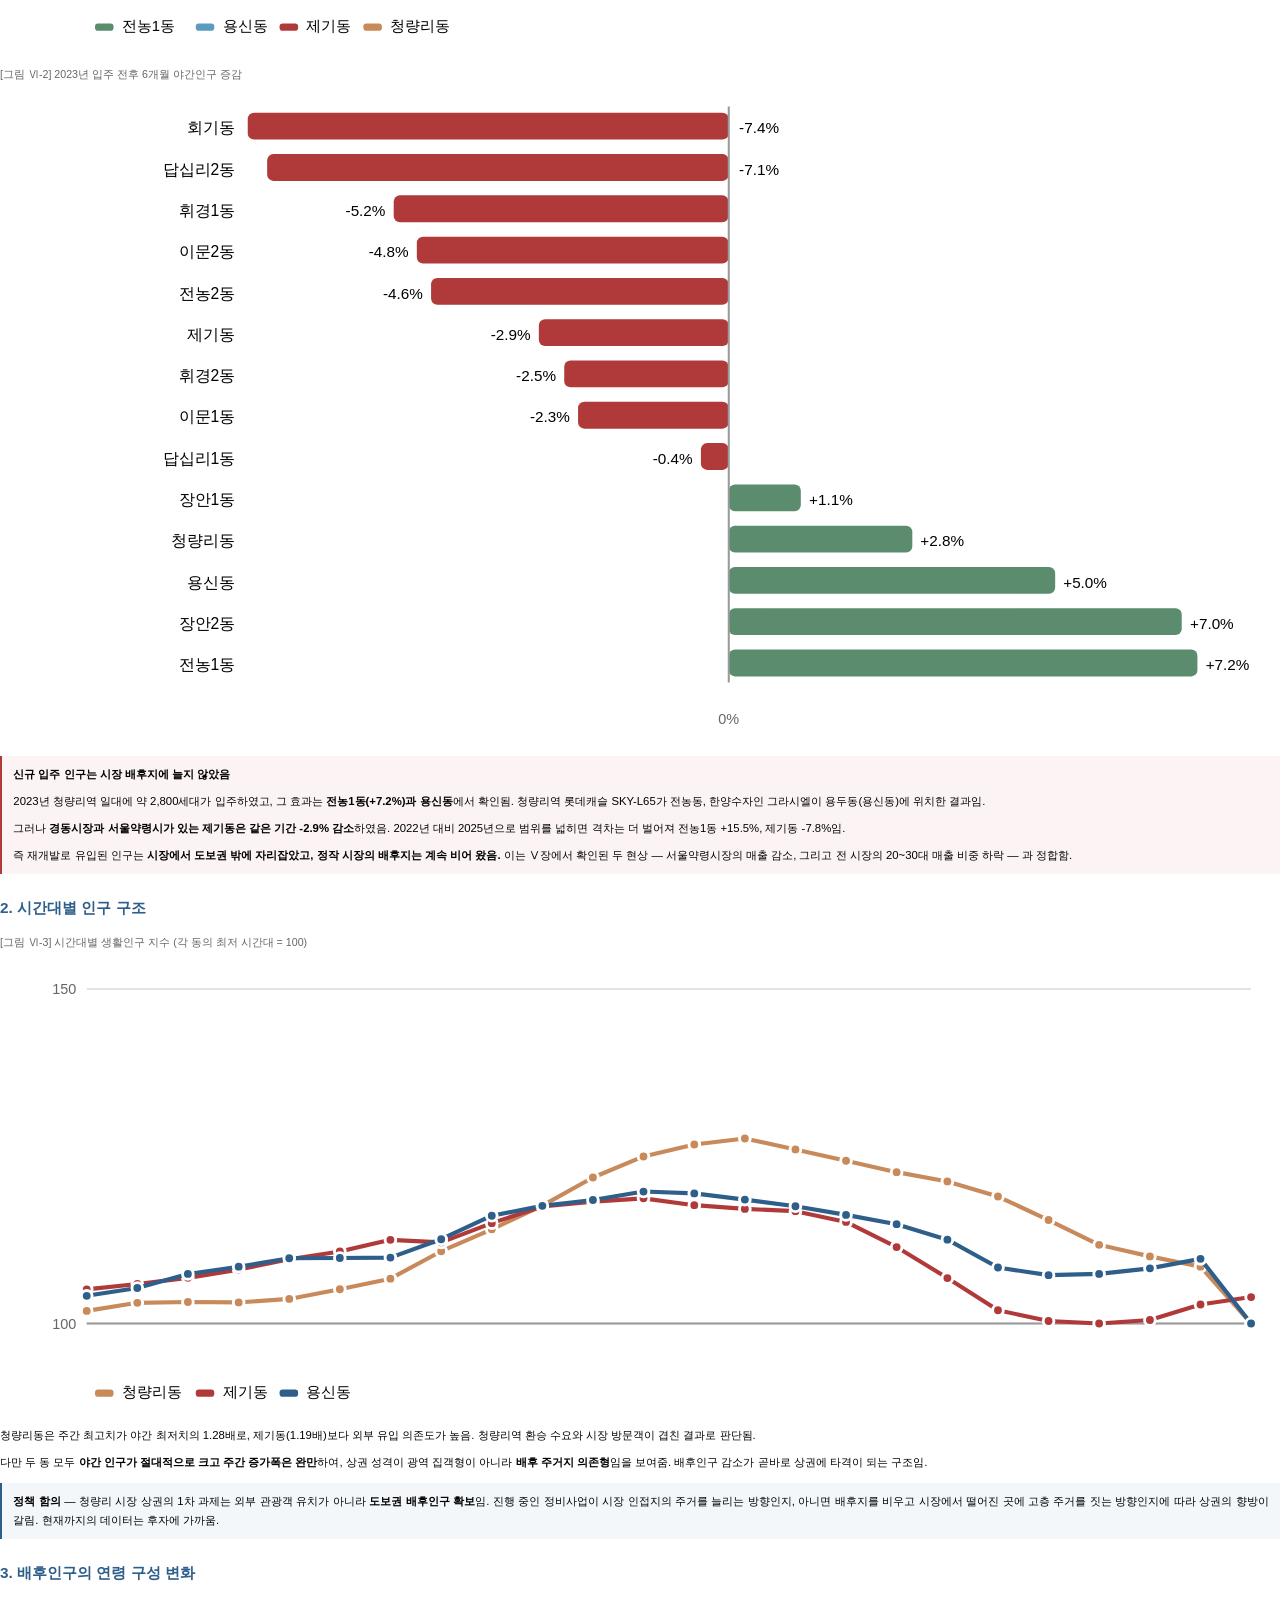
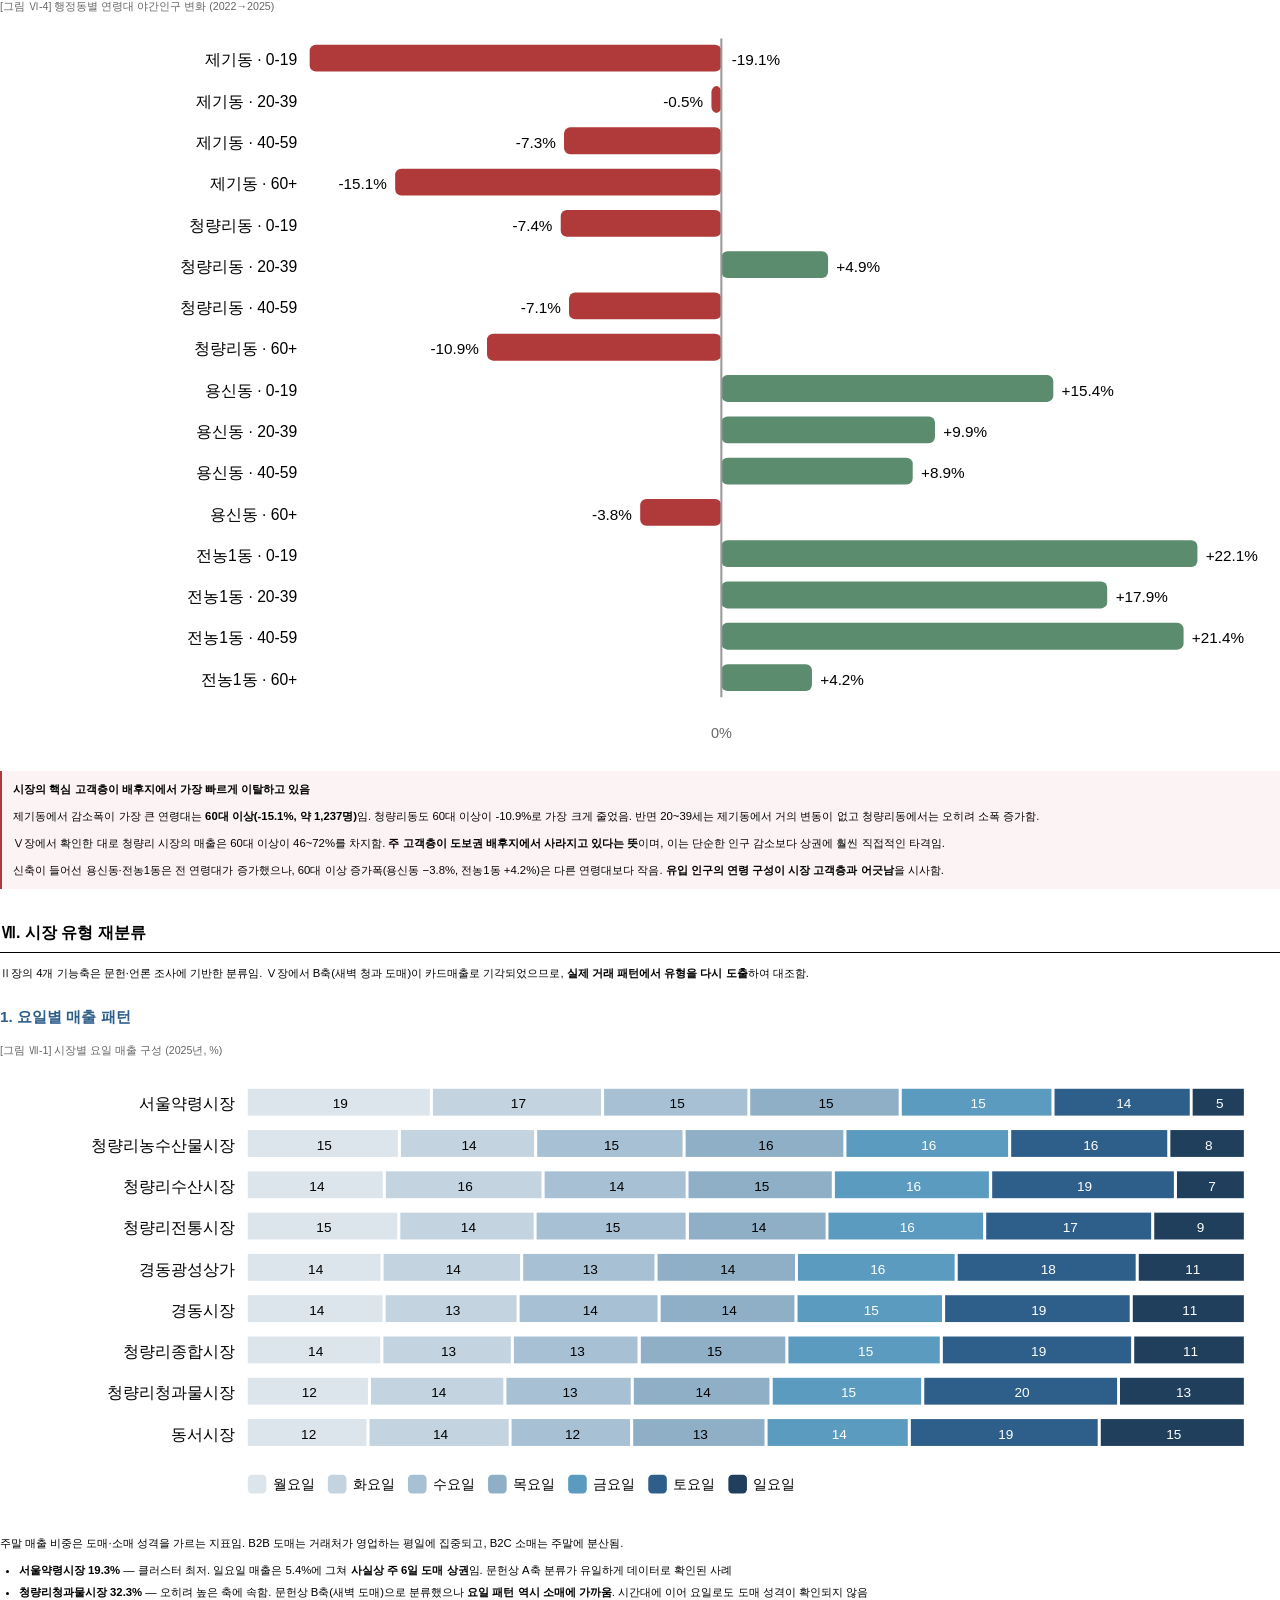
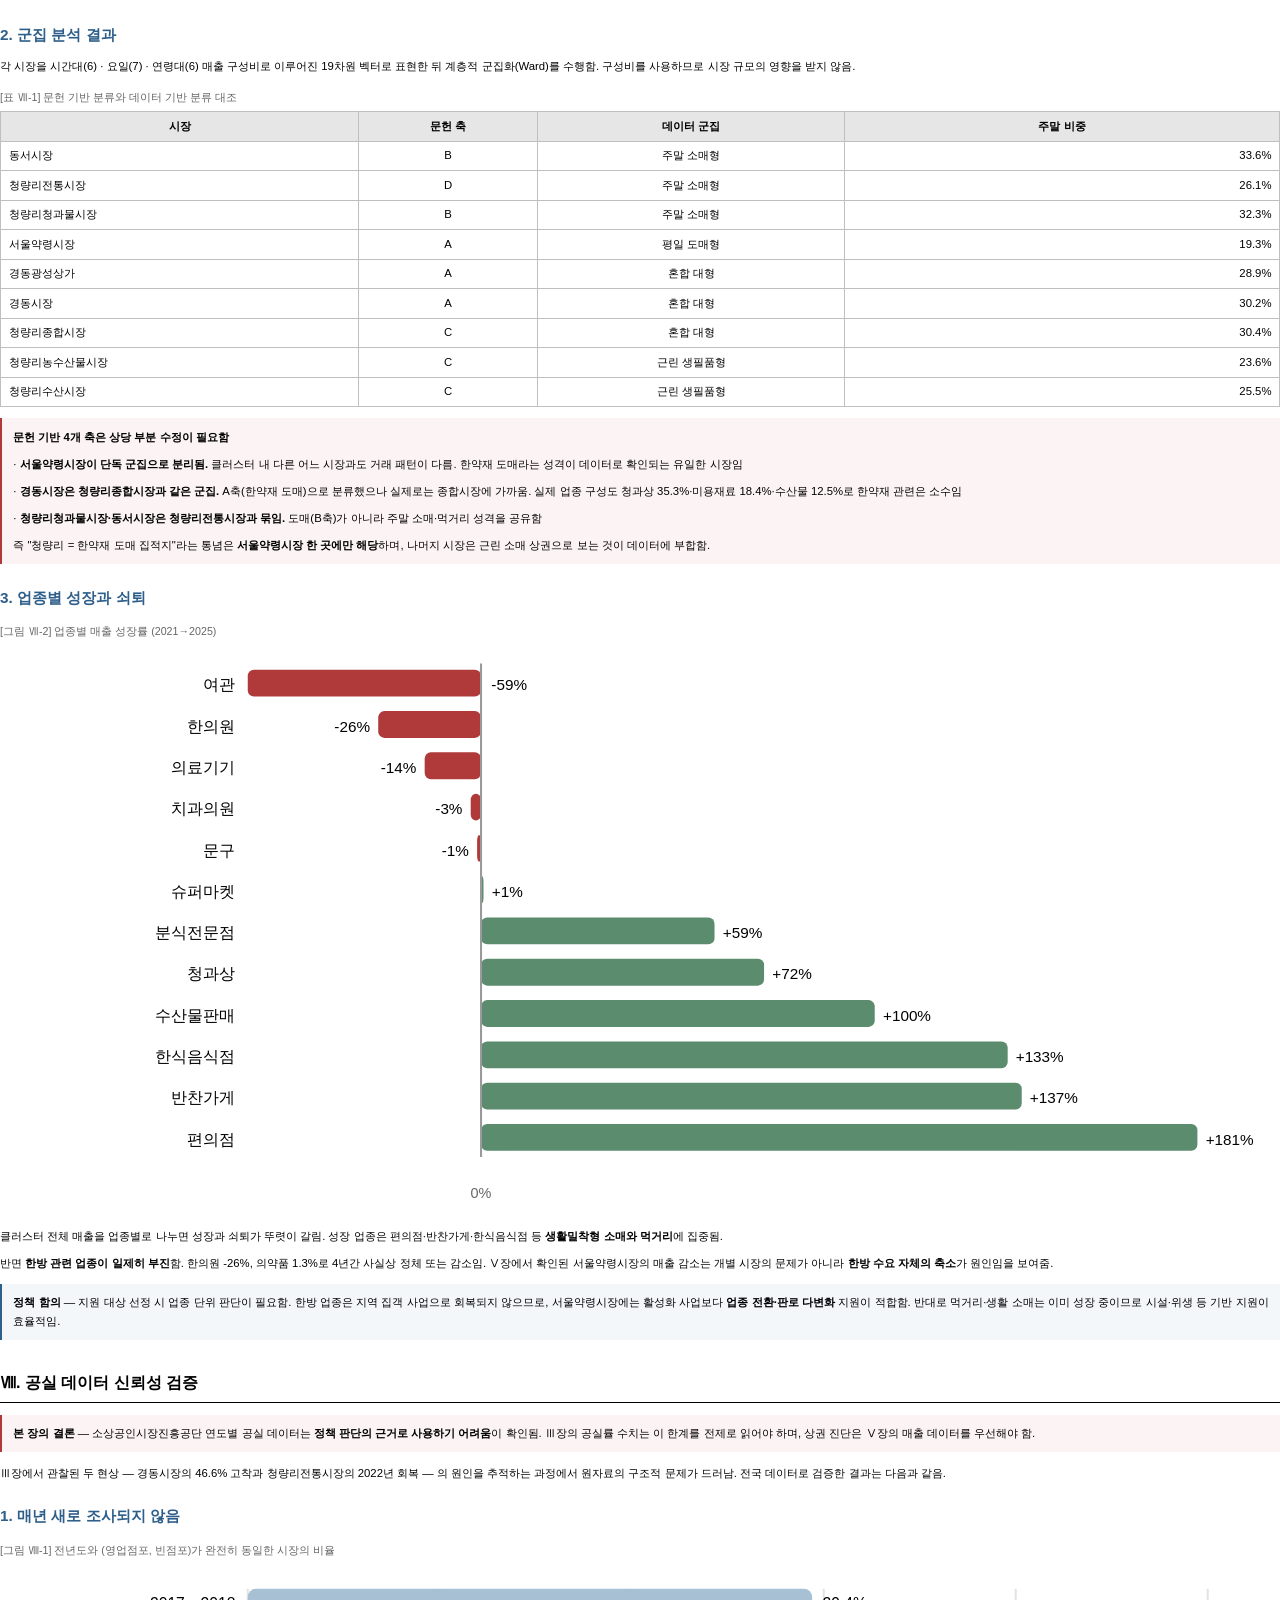
<file: output/report.html>
<!doctype html>
<html lang="ko">
<head>
<meta charset="utf-8">
<title>청량리 전통시장 클러스터 상권 분석 보고서</title>
<style>
  @page { size: A4; margin: 20mm 18mm 18mm 18mm; }
  :root {
    --ink: #000000; --muted: #666666; --accent: #2E5E8A;
    --rule: #BFBFBF; --th-bg: #E7E6E6; --warn: #B03A3A;
  }
  * { box-sizing: border-box; }
  body {
    font-family: "KoPub돋움체 Medium", "Apple SD Gothic Neo", "AppleGothic", sans-serif;
    font-size: 8.5pt; line-height: 1.65; color: var(--ink); margin: 0;
    -webkit-font-smoothing: antialiased;
  }
  .doc-title {
    font-family: "KoPub돋움체 Bold", "Apple SD Gothic Neo", sans-serif;
    font-size: 16pt; font-weight: 700; margin: 0 0 2mm; letter-spacing: -0.01em;
  }
  .doc-meta { font-size: 8pt; color: var(--muted); margin: 0 0 7mm; }
  h1 {
    font-size: 12pt; font-weight: 700; margin: 8mm 0 3mm;
    padding-bottom: 1.5mm; border-bottom: 1.2px solid var(--ink);
    page-break-after: avoid;
  }
  h1:first-of-type { margin-top: 6mm; }
  h2 {
    font-size: 11.5pt; font-weight: 700; color: var(--accent);
    margin: 5.5mm 0 2.5mm; page-break-after: avoid;
  }
  p { margin: 0 0 2.2mm; text-align: justify; }
  ul { margin: 0 0 2.5mm; padding-left: 5mm; }
  li { margin-bottom: 0.8mm; }
  .summary-list { margin: 0 0 3mm; padding-left: 0; list-style: none; }
  .summary-list li { margin-bottom: 1.4mm; padding-left: 6mm; text-indent: -6mm; }
  .caption { font-size: 8pt; color: var(--muted); margin: 3.5mm 0 1.2mm; page-break-after: avoid; }
  .note { font-size: 8pt; color: var(--muted); margin: 1.5mm 0 0; }
  table {
    width: 100%; border-collapse: collapse; font-size: 8.5pt;
    margin-bottom: 1mm; page-break-inside: avoid;
  }
  th, td { border: 0.5px solid var(--rule); padding: 1.3mm 2mm; vertical-align: middle; }
  th { background: var(--th-bg); font-weight: 700; text-align: center; }
  td.num { text-align: right; font-variant-numeric: tabular-nums; }
  td.ctr { text-align: center; }
  tr.total td { background: #F5F5F5; font-weight: 700; }
  tr.hi td { background: #FCF2F2; }
  .warn { color: var(--warn); font-weight: 700; }
  .figure { margin: 1mm 0 2mm; page-break-inside: avoid; }
  svg { display: block; }
  .callout {
    border-left: 2.5px solid var(--accent); background: #F4F7FA;
    padding: 2.5mm 3mm; margin: 3mm 0; page-break-inside: avoid;
  }
  .callout.alert { border-left-color: var(--warn); background: #FCF4F4; }
  .callout p:last-child { margin-bottom: 0; }
  .two-col { display: flex; gap: 4mm; page-break-inside: avoid; }
  .two-col > div { flex: 1; min-width: 0; }
</style>
</head>
<body>

<div class="doc-title">청량리 전통시장 클러스터 상권 분석 보고서</div>
<div class="doc-meta">2026. 8. 31 &nbsp;·&nbsp; v0.1</div>

<h2>핵심 요약</h2>
<ul class="summary-list">
  <li>1. 청량리 시장 클러스터 10개 시장을 대상으로 공실(2006~2023년)과 매출(2021~2025년) 시계열을 구축하고, 기능 유형별 활성화 전략의 차별화 필요성을 검토함.</li>
  <li>2. 문헌 조사로는 클러스터가 4개 상권(한약재 도매·새벽 청과 도매·근린 소매·관광 F&amp;B)으로 나뉘는 것으로 보였으나, <strong>실제 거래 패턴으로 군집화한 결과 이 분류는 상당 부분 수정이 필요함</strong>. "청량리 = 한약재 도매 집적지"라는 통념은 <strong>서울약령시장 한 곳에만 해당</strong>하며(주말 매출 비중 19.3%, 단독 군집), 경동시장은 실제 업종 구성이 청과상 35.3%로 종합시장에 가까움.</li>
  <li>3. <strong>소상공인시장진흥공단 연도별 공실 데이터는 정책 판단 근거로 사용하기 어려움이 확인됨.</strong> 최근 구간에서 전국 시장의 47.6%가 전년도와 완전히 동일한 값을 기록하며, 매년 약 20%의 시장에서 총점포수(분모)가 ±20% 이상 변동함. 상세는 Ⅷ장 참조.</li>
  <li>4. 따라서 이 자료로 흔히 인용되는 <strong>경동시장의 "46.9% 고착"과 청량리전통시장의 "2022년 회복"은 실제 상권 변화로 해석할 수 없음.</strong> 전자는 3개 연도에 동일한 기록이 반복 수록된 것이고, 후자는 총점포수(분모)가 33개 줄어든 결과임.</li>
  <li>5. 분모 오염이 없는 <strong>영업점포수</strong>로 보면 청량리전통시장은 2019년 70개에서 2023년 61개로 완만히 축소 중이며, 회복으로 볼 근거가 없음.</li>
  <li>6. 별도 출처인 카드매출 기준으로는 <strong>서울약령시장만 매출 -12%로 유일하게 감소</strong>하고 점포도 -59개 순감소하여, 클러스터에서 유일하게 일관된 쇠퇴 신호를 보임.</li>
  <li>7. 스타벅스 경동1960 개점(2022년 12월) 전후로 20~30대 매출 비중이 5.3%에서 3.7%로 <strong>오히려 감소</strong>함. 집객 성과가 상권 고객 구성의 변화로 전환되지 않았음.</li>
  <li>8. 시간대별 매출로 기능축을 검증한 결과 D축(체류형)과 수산 도매는 확인되었으나, <strong>B축의 새벽 청과 도매 성격은 카드매출 기준으로 확인되지 않아 가설 수정이 필요함.</strong></li>
  <li>9. 생활인구 108개월분 분석 결과, 2023년 대량 입주의 효과는 <strong>전농1동(+7.2%)·용신동에 귀착</strong>되었고, <strong>경동시장·서울약령시가 있는 제기동은 오히려 -2.9% 감소</strong>함. 2022년 대비 2025년으로 보면 격차는 전농1동 +15.5% 대 제기동 -7.8%로 확대됨.</li>
  <li>10. 즉 재개발 유입 인구는 <strong>시장 도보권 밖에 자리잡았고 시장의 배후지는 계속 비어 왔음.</strong> 이는 서울약령시장의 매출 감소와 전 시장의 청년층 매출 비중 하락을 설명하는 구조적 원인으로 판단됨.</li>
  <li>11. 더욱이 제기동에서 감소폭이 가장 큰 연령대는 <strong>60대 이상(-15.1%, 약 1,237명)</strong>임. 청량리 시장 매출의 46~72%를 차지하는 <strong>주 고객층이 도보권 배후지에서 가장 빠르게 이탈</strong>하고 있음.</li>
  <li>12. 업종별로는 편의점·반찬가게·한식음식점 등 <strong>생활밀착형 소매가 성장</strong>하는 반면 <strong>한방 관련 업종은 일제히 부진</strong>(한의원 -26%, 의약품 1.3%)함. 서울약령시장의 부진은 개별 시장 문제가 아니라 한방 수요 자체의 축소가 원인임.</li>
</ul>

<p>기준 일자: 공실 2023년 (소상공인시장진흥공단) · 매출 2021~2025년 (서울시 상권분석서비스) · 생활인구 2017.01~2026.07 (서울시)</p>

<div class="callout">
  <p><strong>보고서 구성</strong> — Ⅱ~Ⅳ장은 기존 공표 통계로 클러스터 현황을 정리하고, Ⅴ~Ⅶ장은 카드매출·생활인구로 실태를 검증함. Ⅷ장은 널리 인용되는 공실 통계의 신뢰성을 별도로 다룸. <strong>Ⅲ장의 공실 수치보다 Ⅴ장의 매출 지표를 우선</strong>하여 읽을 것을 권함.</p>
</div>

<h1>Ⅰ. 분석 개요</h1>

<div class="caption">[표 Ⅰ-1] 분석 조건</div>
<table>
  <tr><th style="width:22%">구분</th><th>내용</th></tr>
  <tr><td class="ctr">공간 범위</td><td>서울 동대문구 청량리 시장 클러스터 (제기동·청량리동·용신동 일대)</td></tr>
  <tr><td class="ctr">대상 시장</td><td>10개 시장 (공식 통계 등재 기준)</td></tr>
  <tr><td class="ctr">분석 목적</td><td>상권 활성화 정책 수립을 위한 실태 진단</td></tr>
</table>

<div class="caption">[표 Ⅰ-2] 사용 자료</div>
<table>
  <tr><th style="width:26%">자료</th><th style="width:16%">출처</th><th style="width:18%">기간</th><th>용도</th></tr>
  <tr><td>상권분석서비스 추정매출</td><td class="ctr">서울시</td><td class="ctr">2021~2025 분기</td><td>매출·시간대·요일·연령대 (Ⅴ·Ⅶ장)</td></tr>
  <tr><td>상권분석서비스 점포</td><td class="ctr">서울시</td><td class="ctr">2021~2025 분기</td><td>업종 구성, 개·폐업 (Ⅴ·Ⅶ장)</td></tr>
  <tr><td>생활인구 (집계구·시간대)</td><td class="ctr">서울시</td><td class="ctr">2017.01~2026.07</td><td>배후인구 변화 (Ⅵ장)</td></tr>
  <tr><td>연도별 영업·빈점포 현황</td><td class="ctr">소진공</td><td class="ctr">2006~2023</td><td>공실 추이 (Ⅲ장) 및 신뢰성 검증 (Ⅷ장)</td></tr>
  <tr><td>시장별 점포·종사자 통계</td><td class="ctr">소진공</td><td class="ctr">2023</td><td>시장 규모·상인 수 (Ⅱ장)</td></tr>
  <tr><td>상가업소 정보</td><td class="ctr">소진공</td><td class="ctr">2026.06</td><td>점포 좌표·업종 (보조)</td></tr>
</table>

<ul>
  <li>공실률은 빈점포 ÷ (영업점포 + 빈점포)로 산출하며, 노점은 점포가 아니므로 제외함</li>
  <li>기능축 분류(Ⅱ장)는 문헌·언론 조사에 기반하며, Ⅶ장에서 실제 거래 패턴으로 재검증함</li>
  <li>생활인구는 03~05시를 상주인구, 10~16시를 활동인구의 대리 지표로 사용함</li>
  <li>매출은 카드결제 기반 추정치로, 현금·계좌 거래가 많은 도매 상권은 과소 반영될 수 있음</li>
</ul>

<h1>Ⅱ. 클러스터 구성</h1>

<h2>1. 기능축 구분</h2>

<p>청량리 일대는 통상 단일한 전통시장 밀집지로 인식되나, 고객과 거래형태를 기준으로 보면 서로 독립적으로 작동하는 4개 상권으로 구분됨. 동일한 공실률이라도 축에 따라 의미가 달라지므로, 활성화 정책은 축별로 분리 설계되어야 함.</p>

<div class="caption">[표 Ⅱ-1] 기능축별 구성</div>
<table>
  <tr>
    <th style="width:7%">축</th><th style="width:19%">유형</th><th style="width:35%">구성 시장</th>
    <th style="width:9%">거래</th><th>특징</th>
  </tr>
  <tr>
    <td class="ctr">A</td><td>전국 한약재 도매</td>
    <td>서울약령시장, 경동시장, 경동광성상가, 청량종합도매시장</td>
    <td class="ctr">B2B</td><td>전국 한약재 유통의 70% 이상 담당</td>
  </tr>
  <tr>
    <td class="ctr">B</td><td>새벽 청과 도매</td>
    <td>청량리청과물시장, 동서시장</td>
    <td class="ctr">B2B</td><td>자정~정오 영업으로 일반 소매와 시간대 상이</td>
  </tr>
  <tr>
    <td class="ctr">C</td><td>근린 생활 소매</td>
    <td>청량리종합시장, 청량리농수산물시장, 청량리수산시장</td>
    <td class="ctr">B2C</td><td>지역 주민 대상, 재개발 이주에 직접 영향</td>
  </tr>
  <tr>
    <td class="ctr">D</td><td>관광·F&amp;B 체류형</td>
    <td>청량리전통시장</td>
    <td class="ctr">B2C</td><td>통닭골목 등 체류형 소비, 관광 수요 담당</td>
  </tr>
</table>
<p class="note">※ 경동시장은 3층 청년몰·야시장·스타벅스를 통해 D축 기능을 일부 겸함.</p>

<div class="caption">[그림 Ⅱ-1] 기능축별 점포 구성</div>
<div class="figure"><svg width="100%" viewBox="0 0 620 130" preserveAspectRatio="xMidYMid meet" xmlns="http://www.w3.org/2000/svg" role="img" aria-label="기능축별 점포 구성">
<rect x="8.0" y="22" width="435.9" height="26" rx="3" fill="#2E5E8A"/>
<text x="226.9" y="38.0" text-anchor="middle" font-size="7.6" fill="#FFFFFF" font-weight="700">1,721</text>
<rect x="445.9" y="22" width="50.4" height="26" rx="3" fill="#5B9BBF"/>
<text x="472.1" y="38.0" text-anchor="middle" font-size="7.6" fill="#FFFFFF" font-weight="700">206</text>
<rect x="498.3" y="22" width="94.9" height="26" rx="3" fill="#8FBF9F"/>
<text x="546.7" y="38.0" text-anchor="middle" font-size="7.6" fill="#FFFFFF" font-weight="700">381</text>
<rect x="595.2" y="22" width="14.8" height="26" rx="3" fill="#C98A5B"/>
<rect x="8" y="61" width="9" height="9" rx="2" fill="#2E5E8A"/>
<text x="21" y="68" font-size="7.4" fill="#000000">전국 한약재 도매 1,721개 (72.5%)</text>
<rect x="159.60000000000002" y="61" width="9" height="9" rx="2" fill="#5B9BBF"/>
<text x="172.60000000000002" y="68" font-size="7.4" fill="#000000">새벽 청과 도매 206개 (8.7%)</text>
<rect x="289.6" y="61" width="9" height="9" rx="2" fill="#8FBF9F"/>
<text x="302.6" y="68" font-size="7.4" fill="#000000">근린 생활 소매 381개 (16.0%)</text>
<rect x="425.0" y="61" width="9" height="9" rx="2" fill="#C98A5B"/>
<text x="438.0" y="68" font-size="7.4" fill="#000000">관광·F&amp;B 체류형 66개 (2.8%)</text>
</svg></div>

<h2>2. 시장 규모</h2>

<div class="caption">[그림 Ⅱ-2] 시장별 점포 규모 (색상 = 기능축)</div>
<div class="figure"><svg width="100%" viewBox="0 0 620 222" preserveAspectRatio="xMidYMid meet" xmlns="http://www.w3.org/2000/svg" role="img" aria-label="시장별 점포 규모">
<line x1="120.0" y1="12" x2="120.0" y2="189" stroke="#E3E3E3" stroke-width="1"/>
<text x="120.0" y="210" text-anchor="middle" font-size="7" fill="#666666">0개</text>
<line x1="213.9" y1="12" x2="213.9" y2="189" stroke="#E3E3E3" stroke-width="1"/>
<text x="213.9" y="210" text-anchor="middle" font-size="7" fill="#666666">200개</text>
<line x1="307.8" y1="12" x2="307.8" y2="189" stroke="#E3E3E3" stroke-width="1"/>
<text x="307.8" y="210" text-anchor="middle" font-size="7" fill="#666666">400개</text>
<line x1="401.8" y1="12" x2="401.8" y2="189" stroke="#E3E3E3" stroke-width="1"/>
<text x="401.8" y="210" text-anchor="middle" font-size="7" fill="#666666">600개</text>
<line x1="495.7" y1="12" x2="495.7" y2="189" stroke="#E3E3E3" stroke-width="1"/>
<text x="495.7" y="210" text-anchor="middle" font-size="7" fill="#666666">800개</text>
<line x1="589.6" y1="12" x2="589.6" y2="189" stroke="#E3E3E3" stroke-width="1"/>
<text x="589.6" y="210" text-anchor="middle" font-size="7" fill="#666666">1,000개</text>
<text x="114" y="22" text-anchor="end" font-size="7.6" fill="#000000">서울약령시장</text>
<rect x="120" y="12" width="446.6" height="13" rx="4" fill="#2E5E8A"/>
<text x="571.6" y="22" font-size="7.6" fill="#000000">951개</text>
<text x="114" y="42" text-anchor="end" font-size="7.6" fill="#000000">경동시장</text>
<rect x="120" y="32" width="320.3" height="13" rx="4" fill="#2E5E8A"/>
<text x="445.3" y="42" font-size="7.6" fill="#000000">682개</text>
<text x="114" y="62" text-anchor="end" font-size="7.6" fill="#000000">청량리청과물시장</text>
<rect x="120" y="52" width="72.3" height="13" rx="4" fill="#5B9BBF"/>
<text x="197.3" y="62" font-size="7.6" fill="#000000">154개</text>
<text x="114" y="82" text-anchor="end" font-size="7.6" fill="#000000">청량리종합시장</text>
<rect x="120" y="72" width="67.6" height="13" rx="4" fill="#8FBF9F"/>
<text x="192.6" y="82" font-size="7.6" fill="#000000">144개</text>
<text x="114" y="102" text-anchor="end" font-size="7.6" fill="#000000">청량리농수산물시장</text>
<rect x="120" y="92" width="57.8" height="13" rx="4" fill="#8FBF9F"/>
<text x="182.8" y="102" font-size="7.6" fill="#000000">123개</text>
<text x="114" y="122" text-anchor="end" font-size="7.6" fill="#000000">청량리수산시장</text>
<rect x="120" y="112" width="53.5" height="13" rx="4" fill="#8FBF9F"/>
<text x="178.5" y="122" font-size="7.6" fill="#000000">114개</text>
<text x="114" y="142" text-anchor="end" font-size="7.6" fill="#000000">경동광성상가</text>
<rect x="120" y="132" width="41.3" height="13" rx="4" fill="#2E5E8A"/>
<text x="166.3" y="142" font-size="7.6" fill="#000000">88개</text>
<text x="114" y="162" text-anchor="end" font-size="7.6" fill="#000000">청량리전통시장</text>
<rect x="120" y="152" width="31.0" height="13" rx="4" fill="#C98A5B"/>
<text x="156.0" y="162" font-size="7.6" fill="#000000">66개</text>
<text x="114" y="182" text-anchor="end" font-size="7.6" fill="#000000">동서시장</text>
<rect x="120" y="172" width="24.4" height="13" rx="4" fill="#5B9BBF"/>
<text x="149.4" y="182" font-size="7.6" fill="#000000">52개</text>
<line x1="120" y1="189" x2="589.6" y2="189" stroke="#9A9A9A" stroke-width="1"/>
</svg></div>

<p>서울약령시장이 10개 시장 중 최대 규모이며, 경동시장과 합하면 A축(한약재 도매)이 클러스터 점포의 과반을 차지함. 청량리 상권의 물리적 실체는 소매시장이 아니라 <strong>전국 단위 한약재 도매 집적지</strong>임.</p>

<div class="caption">[그림 Ⅱ-3] 점포당 상인 수</div>
<div class="figure"><svg width="100%" viewBox="0 0 620 242" preserveAspectRatio="xMidYMid meet" xmlns="http://www.w3.org/2000/svg" role="img" aria-label="점포당 상인 수">
<line x1="120.0" y1="12" x2="120.0" y2="209" stroke="#E3E3E3" stroke-width="1"/>
<text x="120.0" y="230" text-anchor="middle" font-size="7" fill="#666666">0명</text>
<line x1="215.8" y1="12" x2="215.8" y2="209" stroke="#E3E3E3" stroke-width="1"/>
<text x="215.8" y="230" text-anchor="middle" font-size="7" fill="#666666">1명</text>
<line x1="311.5" y1="12" x2="311.5" y2="209" stroke="#E3E3E3" stroke-width="1"/>
<text x="311.5" y="230" text-anchor="middle" font-size="7" fill="#666666">2명</text>
<line x1="407.3" y1="12" x2="407.3" y2="209" stroke="#E3E3E3" stroke-width="1"/>
<text x="407.3" y="230" text-anchor="middle" font-size="7" fill="#666666">3명</text>
<line x1="503.0" y1="12" x2="503.0" y2="209" stroke="#E3E3E3" stroke-width="1"/>
<text x="503.0" y="230" text-anchor="middle" font-size="7" fill="#666666">4명</text>
<line x1="598.8" y1="12" x2="598.8" y2="209" stroke="#E3E3E3" stroke-width="1"/>
<text x="598.8" y="230" text-anchor="middle" font-size="7" fill="#666666">5명</text>
<text x="114" y="22" text-anchor="end" font-size="7.6" fill="#000000">서울약령시장</text>
<rect x="120" y="12" width="434.6" height="13" rx="4" fill="#2E5E8A"/>
<text x="559.6" y="22" font-size="7.6" fill="#000000">5명</text>
<text x="114" y="42" text-anchor="end" font-size="7.6" fill="#000000">청량리종합시장</text>
<rect x="120" y="32" width="283.5" height="13" rx="4" fill="#8FBF9F"/>
<text x="408.5" y="42" font-size="7.6" fill="#000000">3명</text>
<text x="114" y="62" text-anchor="end" font-size="7.6" fill="#000000">경동광성상가</text>
<rect x="120" y="52" width="241.3" height="13" rx="4" fill="#2E5E8A"/>
<text x="366.3" y="62" font-size="7.6" fill="#000000">3명</text>
<text x="114" y="82" text-anchor="end" font-size="7.6" fill="#000000">청량리수산시장</text>
<rect x="120" y="72" width="231.5" height="13" rx="4" fill="#8FBF9F"/>
<text x="356.5" y="82" font-size="7.6" fill="#000000">2명</text>
<text x="114" y="102" text-anchor="end" font-size="7.6" fill="#000000">청량종합도매시장</text>
<rect x="120" y="92" width="154.3" height="13" rx="4" fill="#2E5E8A"/>
<text x="279.3" y="102" font-size="7.6" fill="#000000">2명</text>
<text x="114" y="122" text-anchor="end" font-size="7.6" fill="#000000">청량리청과물시장</text>
<rect x="120" y="112" width="150.2" height="13" rx="4" fill="#5B9BBF"/>
<text x="275.2" y="122" font-size="7.6" fill="#000000">2명</text>
<text x="114" y="142" text-anchor="end" font-size="7.6" fill="#000000">동서시장</text>
<rect x="120" y="132" width="147.3" height="13" rx="4" fill="#5B9BBF"/>
<text x="272.3" y="142" font-size="7.6" fill="#000000">2명</text>
<text x="114" y="162" text-anchor="end" font-size="7.6" fill="#000000">청량리농수산물시장</text>
<rect x="120" y="152" width="127.7" height="13" rx="4" fill="#8FBF9F"/>
<text x="252.7" y="162" font-size="7.6" fill="#000000">1명</text>
<text x="114" y="182" text-anchor="end" font-size="7.6" fill="#000000">청량리전통시장</text>
<rect x="120" y="172" width="102.3" height="13" rx="4" fill="#C98A5B"/>
<text x="227.3" y="182" font-size="7.6" fill="#000000">1명</text>
<text x="114" y="202" text-anchor="end" font-size="7.6" fill="#000000">경동시장</text>
<rect x="120" y="192" width="77.0" height="13" rx="4" fill="#2E5E8A"/>
<text x="202.0" y="202" font-size="7.6" fill="#000000">1명</text>
<line x1="120" y1="209" x2="598.8" y2="209" stroke="#9A9A9A" stroke-width="1"/>
</svg></div>

<p>서울약령시장은 점포당 상인 수가 가장 높아 한 점포에 복수의 종사자가 근무하는 구조임. 반면 경동시장은 점포 수 대비 상인이 적어, 공실 점포가 다수 포함된 결과로 해석됨.</p>

<h1>Ⅲ. 공실 현황 및 추이</h1>

<div class="callout alert">
  <p><strong>본 장의 수치는 신뢰성 한계가 확인되었음.</strong> 원자료에 동일 기록의 연도 간 반복과 분모(총점포수) 불안정이 존재하여, 개별 시장의 연도별 변화를 실제 상권 변동으로 해석할 수 없음. 검증 내용은 <strong>Ⅷ장</strong>에 정리하였으며, 상권 진단은 <strong>Ⅴ장의 매출 데이터</strong>를 우선해야 함. 본 장은 문제의 소재를 보이기 위해 원자료 그대로 수록함.</p>
</div>

<h2>1. 클러스터 전체 추이</h2>

<div class="caption">[그림 Ⅲ-1] 클러스터 공실률 추이 (2006~2023)</div>
<div class="figure"><svg width="100%" viewBox="0 0 620 230" preserveAspectRatio="xMidYMid meet" xmlns="http://www.w3.org/2000/svg" role="img" aria-label="클러스터 전체 공실률 추이 2006~2023">
<line x1="42" y1="184.0" x2="606" y2="184.0" stroke="#E3E3E3" stroke-width="1"/>
<text x="37" y="186.6" text-anchor="end" font-size="7" fill="#666666">0%</text>
<line x1="42" y1="128.0" x2="606" y2="128.0" stroke="#E3E3E3" stroke-width="1"/>
<text x="37" y="130.6" text-anchor="end" font-size="7" fill="#666666">10%</text>
<line x1="42" y1="72.0" x2="606" y2="72.0" stroke="#E3E3E3" stroke-width="1"/>
<text x="37" y="74.6" text-anchor="end" font-size="7" fill="#666666">20%</text>
<line x1="42" y1="16.0" x2="606" y2="16.0" stroke="#E3E3E3" stroke-width="1"/>
<text x="37" y="18.6" text-anchor="end" font-size="7" fill="#666666">30%</text>
<text x="42.0" y="197" text-anchor="middle" font-size="6.8" fill="#666666">06</text>
<text x="108.4" y="197" text-anchor="middle" font-size="6.8" fill="#666666">08</text>
<text x="174.7" y="197" text-anchor="middle" font-size="6.8" fill="#666666">10</text>
<text x="241.1" y="197" text-anchor="middle" font-size="6.8" fill="#666666">12</text>
<text x="274.2" y="197" text-anchor="middle" font-size="6.8" fill="#666666">13</text>
<text x="307.4" y="197" text-anchor="middle" font-size="6.8" fill="#666666">14</text>
<text x="340.6" y="197" text-anchor="middle" font-size="6.8" fill="#666666">15</text>
<text x="373.8" y="197" text-anchor="middle" font-size="6.8" fill="#666666">16</text>
<text x="406.9" y="197" text-anchor="middle" font-size="6.8" fill="#666666">17</text>
<text x="440.1" y="197" text-anchor="middle" font-size="6.8" fill="#666666">18</text>
<text x="473.3" y="197" text-anchor="middle" font-size="6.8" fill="#666666">19</text>
<text x="506.5" y="197" text-anchor="middle" font-size="6.8" fill="#666666">20</text>
<text x="539.6" y="197" text-anchor="middle" font-size="6.8" fill="#666666">21</text>
<text x="572.8" y="197" text-anchor="middle" font-size="6.8" fill="#666666">22</text>
<text x="606.0" y="197" text-anchor="middle" font-size="6.8" fill="#666666">23</text>
<line x1="42" y1="184.0" x2="606" y2="184.0" stroke="#9A9A9A" stroke-width="1"/>
<path d="M42.0,166.3 L108.4,149.0 L174.7,152.8 L241.1,124.4 L274.2,35.4 L307.4,166.6 L340.6,108.4 L373.8,118.0 L406.9,172.2 L440.1,160.3 L473.3,161.4 L506.5,97.9 L539.6,104.0 L572.8,106.4 L606.0,105.0" fill="none" stroke="#2E5E8A" stroke-width="2" stroke-linejoin="round" stroke-linecap="round"/>
<circle cx="42.0" cy="166.3" r="2.6" fill="#2E5E8A" stroke="#FFFFFF" stroke-width="1.4"/>
<circle cx="108.4" cy="149.0" r="2.6" fill="#2E5E8A" stroke="#FFFFFF" stroke-width="1.4"/>
<circle cx="174.7" cy="152.8" r="2.6" fill="#2E5E8A" stroke="#FFFFFF" stroke-width="1.4"/>
<circle cx="241.1" cy="124.4" r="2.6" fill="#2E5E8A" stroke="#FFFFFF" stroke-width="1.4"/>
<circle cx="274.2" cy="35.4" r="2.6" fill="#2E5E8A" stroke="#FFFFFF" stroke-width="1.4"/>
<circle cx="307.4" cy="166.6" r="2.6" fill="#2E5E8A" stroke="#FFFFFF" stroke-width="1.4"/>
<circle cx="340.6" cy="108.4" r="2.6" fill="#2E5E8A" stroke="#FFFFFF" stroke-width="1.4"/>
<circle cx="373.8" cy="118.0" r="2.6" fill="#2E5E8A" stroke="#FFFFFF" stroke-width="1.4"/>
<circle cx="406.9" cy="172.2" r="2.6" fill="#2E5E8A" stroke="#FFFFFF" stroke-width="1.4"/>
<circle cx="440.1" cy="160.3" r="2.6" fill="#2E5E8A" stroke="#FFFFFF" stroke-width="1.4"/>
<circle cx="473.3" cy="161.4" r="2.6" fill="#2E5E8A" stroke="#FFFFFF" stroke-width="1.4"/>
<circle cx="506.5" cy="97.9" r="2.6" fill="#2E5E8A" stroke="#FFFFFF" stroke-width="1.4"/>
<circle cx="539.6" cy="104.0" r="2.6" fill="#2E5E8A" stroke="#FFFFFF" stroke-width="1.4"/>
<circle cx="572.8" cy="106.4" r="2.6" fill="#2E5E8A" stroke="#FFFFFF" stroke-width="1.4"/>
<circle cx="606.0" cy="105.0" r="2.6" fill="#2E5E8A" stroke="#FFFFFF" stroke-width="1.4"/>
</svg></div>

<p>2017~2019년 2~4% 수준에서 안정되어 있던 공실률이 2020년을 기점으로 급등하여 이후 14% 내외에서 고착됨. 2013년과 2015~2016년의 높은 수치는 조사 대상 시장 구성이 연도마다 달라 발생한 변동으로 보이며, 해석에 주의가 필요함.</p>

<h2>2. 시장별 현황</h2>

<div class="caption">[표 Ⅲ-1] 2023년 시장별 공실 현황</div>
<table>
  <tr>
    <th style="width:30%">시장명</th><th style="width:10%">축</th>
    <th style="width:20%">전체점포</th><th style="width:18%">빈점포</th><th>공실률</th>
  </tr>
  <tr class="hi"><td>경동시장</td><td class='ctr'>A</td><td class='num'>682</td><td class='num'>320</td><td class="num warn">46.9%</td></tr>
<tr class="hi"><td>청량리전통시장</td><td class='ctr'>D</td><td class='num'>66</td><td class='num'>5</td><td class="num warn">7.6%</td></tr>
<tr><td>청량리농수산물시장</td><td class='ctr'>C</td><td class='num'>123</td><td class='num'>5</td><td class="num">4.1%</td></tr>
<tr><td>동서시장</td><td class='ctr'>B</td><td class='num'>52</td><td class='num'>2</td><td class="num">3.8%</td></tr>
<tr><td>경동광성상가</td><td class='ctr'>A</td><td class='num'>88</td><td class='num'>3</td><td class="num">3.4%</td></tr>
<tr><td>서울약령시장</td><td class='ctr'>A</td><td class='num'>951</td><td class='num'>0</td><td class="num">0.0%</td></tr>
<tr><td>청량리수산시장</td><td class='ctr'>C</td><td class='num'>114</td><td class='num'>0</td><td class="num">0.0%</td></tr>
<tr><td>청량리종합시장</td><td class='ctr'>C</td><td class='num'>144</td><td class='num'>0</td><td class="num">0.0%</td></tr>
<tr><td>청량리청과물시장</td><td class='ctr'>B</td><td class='num'>154</td><td class='num'>0</td><td class="num">0.0%</td></tr>
  <tr class="total"><td>합계</td><td class="ctr">—</td><td class="num">2,374</td><td class="num">335</td><td class="num">14.1%</td></tr>
</table>

<div class="caption">[그림 Ⅲ-2] 2023년 시장별 공실률</div>
<div class="figure"><svg width="100%" viewBox="0 0 620 222" preserveAspectRatio="xMidYMid meet" xmlns="http://www.w3.org/2000/svg" role="img" aria-label="2023년 시장별 공실률">
<line x1="120.0" y1="12" x2="120.0" y2="189" stroke="#E3E3E3" stroke-width="1"/>
<text x="120.0" y="210" text-anchor="middle" font-size="7" fill="#666666">0%</text>
<line x1="213.0" y1="12" x2="213.0" y2="189" stroke="#E3E3E3" stroke-width="1"/>
<text x="213.0" y="210" text-anchor="middle" font-size="7" fill="#666666">10%</text>
<line x1="306.0" y1="12" x2="306.0" y2="189" stroke="#E3E3E3" stroke-width="1"/>
<text x="306.0" y="210" text-anchor="middle" font-size="7" fill="#666666">20%</text>
<line x1="399.0" y1="12" x2="399.0" y2="189" stroke="#E3E3E3" stroke-width="1"/>
<text x="399.0" y="210" text-anchor="middle" font-size="7" fill="#666666">30%</text>
<line x1="492.0" y1="12" x2="492.0" y2="189" stroke="#E3E3E3" stroke-width="1"/>
<text x="492.0" y="210" text-anchor="middle" font-size="7" fill="#666666">40%</text>
<line x1="585.0" y1="12" x2="585.0" y2="189" stroke="#E3E3E3" stroke-width="1"/>
<text x="585.0" y="210" text-anchor="middle" font-size="7" fill="#666666">50%</text>
<text x="114" y="22" text-anchor="end" font-size="7.6" fill="#000000">경동시장</text>
<rect x="120" y="12" width="436.2" height="13" rx="4" fill="#2E5E8A"/>
<text x="561.2" y="22" font-size="7.6" fill="#000000">46.9%</text>
<text x="114" y="42" text-anchor="end" font-size="7.6" fill="#000000">청량리전통시장</text>
<rect x="120" y="32" width="70.7" height="13" rx="4" fill="#A8C0D4"/>
<text x="195.7" y="42" font-size="7.6" fill="#000000">7.6%</text>
<text x="114" y="62" text-anchor="end" font-size="7.6" fill="#000000">청량리농수산물시장</text>
<rect x="120" y="52" width="38.1" height="13" rx="4" fill="#A8C0D4"/>
<text x="163.1" y="62" font-size="7.6" fill="#000000">4.1%</text>
<text x="114" y="82" text-anchor="end" font-size="7.6" fill="#000000">동서시장</text>
<rect x="120" y="72" width="35.3" height="13" rx="4" fill="#A8C0D4"/>
<text x="160.3" y="82" font-size="7.6" fill="#000000">3.8%</text>
<text x="114" y="102" text-anchor="end" font-size="7.6" fill="#000000">경동광성상가</text>
<rect x="120" y="92" width="31.6" height="13" rx="4" fill="#A8C0D4"/>
<text x="156.6" y="102" font-size="7.6" fill="#000000">3.4%</text>
<text x="114" y="122" text-anchor="end" font-size="7.6" fill="#000000">서울약령시장</text>
<rect x="120" y="112" width="1.2" height="13" rx="0" fill="#A8C0D4"/>
<text x="126.2" y="122" font-size="7.6" fill="#000000">0.0%</text>
<text x="114" y="142" text-anchor="end" font-size="7.6" fill="#000000">청량리수산시장</text>
<rect x="120" y="132" width="1.2" height="13" rx="0" fill="#A8C0D4"/>
<text x="126.2" y="142" font-size="7.6" fill="#000000">0.0%</text>
<text x="114" y="162" text-anchor="end" font-size="7.6" fill="#000000">청량리종합시장</text>
<rect x="120" y="152" width="1.2" height="13" rx="0" fill="#A8C0D4"/>
<text x="126.2" y="162" font-size="7.6" fill="#000000">0.0%</text>
<text x="114" y="182" text-anchor="end" font-size="7.6" fill="#000000">청량리청과물시장</text>
<rect x="120" y="172" width="1.2" height="13" rx="0" fill="#A8C0D4"/>
<text x="126.2" y="182" font-size="7.6" fill="#000000">0.0%</text>
<line x1="120" y1="189" x2="585.0" y2="189" stroke="#9A9A9A" stroke-width="1"/>
</svg></div>

<div class="caption">[그림 Ⅲ-3] 공실 집중도</div>
<div class="figure"><svg width="100%" viewBox="0 0 620 118" preserveAspectRatio="xMidYMid meet" xmlns="http://www.w3.org/2000/svg" role="img" aria-label="공실 집중도">
<rect x="8.0" y="22" width="575.0" height="26" rx="3" fill="#B03A3A"/>
<text x="296.5" y="38.0" text-anchor="middle" font-size="7.6" fill="#FFFFFF" font-weight="700">320</text>
<rect x="585.0" y="22" width="7.0" height="26" rx="3" fill="#D98B8B"/>
<rect x="594.0" y="22" width="16.0" height="26" rx="3" fill="#A8C0D4"/>
<rect x="8" y="61" width="9" height="9" rx="2" fill="#B03A3A"/>
<text x="21" y="68" font-size="7.4" fill="#000000">경동시장 320개 (95.5%)</text>
<rect x="121.80000000000001" y="61" width="9" height="9" rx="2" fill="#D98B8B"/>
<text x="134.8" y="68" font-size="7.4" fill="#000000">청량리전통시장 5개 (1.5%)</text>
<rect x="235.60000000000002" y="61" width="9" height="9" rx="2" fill="#A8C0D4"/>
<text x="248.60000000000002" y="68" font-size="7.4" fill="#000000">나머지 8개 시장 합계 10개 (3.0%)</text>
</svg></div>

<p>클러스터 평균 14.1%는 실체를 가리는 수치임. 전체 공실의 95.5%가 경동시장 한 곳에, 상위 2개 시장을 합하면 97.0%가 집중되어 있으며, 나머지 시장은 대부분 5% 미만으로 사실상 만실 상태임. 청량리 전통시장이 전반적으로 쇠퇴하고 있다는 통념은 데이터로 지지되지 않으며, <strong>특정 시장에서 발생한 국지적 공실 문제</strong>로 재정의되어야 함.</p>

<h2>3. 기능축별 공실률</h2>

<div class="caption">[그림 Ⅲ-4] 기능축별 공실률</div>
<div class="figure"><svg width="100%" viewBox="0 0 620 122" preserveAspectRatio="xMidYMid meet" xmlns="http://www.w3.org/2000/svg" role="img" aria-label="기능축별 공실률">
<line x1="120.0" y1="12" x2="120.0" y2="89" stroke="#E3E3E3" stroke-width="1"/>
<text x="120.0" y="110" text-anchor="middle" font-size="7" fill="#666666">0%</text>
<line x1="236.2" y1="12" x2="236.2" y2="89" stroke="#E3E3E3" stroke-width="1"/>
<text x="236.2" y="110" text-anchor="middle" font-size="7" fill="#666666">5%</text>
<line x1="352.5" y1="12" x2="352.5" y2="89" stroke="#E3E3E3" stroke-width="1"/>
<text x="352.5" y="110" text-anchor="middle" font-size="7" fill="#666666">10%</text>
<line x1="468.8" y1="12" x2="468.8" y2="89" stroke="#E3E3E3" stroke-width="1"/>
<text x="468.8" y="110" text-anchor="middle" font-size="7" fill="#666666">15%</text>
<line x1="585.0" y1="12" x2="585.0" y2="89" stroke="#E3E3E3" stroke-width="1"/>
<text x="585.0" y="110" text-anchor="middle" font-size="7" fill="#666666">20%</text>
<text x="114" y="22" text-anchor="end" font-size="7.6" fill="#000000">전국 한약재 도매</text>
<rect x="120" y="12" width="436.4" height="13" rx="4" fill="#2E5E8A"/>
<text x="561.4" y="22" font-size="7.6" fill="#000000">18.8%</text>
<text x="114" y="42" text-anchor="end" font-size="7.6" fill="#000000">새벽 청과 도매</text>
<rect x="120" y="32" width="22.6" height="13" rx="4" fill="#5B9BBF"/>
<text x="147.6" y="42" font-size="7.6" fill="#000000">1.0%</text>
<text x="114" y="62" text-anchor="end" font-size="7.6" fill="#000000">근린 생활 소매</text>
<rect x="120" y="52" width="30.5" height="13" rx="4" fill="#8FBF9F"/>
<text x="155.5" y="62" font-size="7.6" fill="#000000">1.3%</text>
<text x="114" y="82" text-anchor="end" font-size="7.6" fill="#000000">관광·F&amp;B 체류형</text>
<rect x="120" y="72" width="176.1" height="13" rx="4" fill="#C98A5B"/>
<text x="301.1" y="82" font-size="7.6" fill="#000000">7.6%</text>
<line x1="120" y1="89" x2="585.0" y2="89" stroke="#9A9A9A" stroke-width="1"/>
</svg></div>

<p>A축(한약재 도매)의 공실률이 높게 나타나나, 이는 경동시장 단독으로 형성된 수치임. 경동시장을 제외하면 A축 공실률은 1% 미만으로, 한약재 도매 상권 전반이 침체되었다고 볼 근거는 확인되지 않음.</p>

<h2>4. 연도별 상세</h2>

<div class="caption">[표 Ⅲ-2] 시장별 공실률 추이 (%, 2016~2023)</div>
<table>
  <tr><th style="width:24%">시장명</th><th>2016</th><th>2017</th><th>2018</th><th>2019</th><th>2020</th><th>2021</th><th>2022</th><th>2023</th></tr>
  <tr><td>경동광성상가</td><td class='num'>0.0</td><td class='num'>0.0</td><td class='num'>0.0</td><td class='num'>0.0</td><td class='num'>0.0</td><td class='num'>2.9</td><td class='num'>1.2</td><td class='num'>3.4</td></tr>
<tr><td>경동시장</td><td class='num warn'>38.0</td><td class='num'>0.0</td><td class='num'>7.2</td><td class='num'>7.2</td><td class='num warn'>46.6</td><td class='num warn'>46.6</td><td class='num warn'>46.6</td><td class='num warn'>46.9</td></tr>
<tr><td>동서시장</td><td class='num'>17.2</td><td class='num'>0.0</td><td class='num'>0.0</td><td class='num'>0.0</td><td class='num'>0.0</td><td class='num'>3.8</td><td class='num'>3.8</td><td class='num'>3.8</td></tr>
<tr><td>서울약령시장</td><td class='num'>0.4</td><td class='num'>3.6</td><td class='num'>4.9</td><td class='num'>4.7</td><td class='num'>2.5</td><td class='num'>0.0</td><td class='num'>0.0</td><td class='num'>0.0</td></tr>
<tr><td>청량리농수산물시장</td><td class='num'>0.0</td><td class='num'>0.0</td><td class='num'>3.3</td><td class='num'>3.3</td><td class='num'>0.0</td><td class='num'>0.0</td><td class='num'>4.1</td><td class='num'>4.1</td></tr>
<tr><td>청량리수산시장</td><td class='num'>3.2</td><td class='num'>2.9</td><td class='num'>0.0</td><td class='num'>0.0</td><td class='num'>0.0</td><td class='num'>0.9</td><td class='num'>0.0</td><td class='num'>0.0</td></tr>
<tr><td>청량리전통시장</td><td class='num'>0.0</td><td class='num'>0.0</td><td class='num'>1.4</td><td class='num'>1.4</td><td class='num warn'>29.1</td><td class='num warn'>39.8</td><td class='num'>7.1</td><td class='num'>7.6</td></tr>
<tr><td>청량리종합시장</td><td class='num'>0.0</td><td class='num'>7.1</td><td class='num'>0.0</td><td class='num'>0.0</td><td class='num'>0.0</td><td class='num'>0.0</td><td class='num'>0.0</td><td class='num'>0.0</td></tr>
<tr><td>청량리청과물시장</td><td class='num'>0.0</td><td class='num'>0.0</td><td class='num'>0.0</td><td class='num'>0.0</td><td class='num'>0.0</td><td class='num'>0.0</td><td class='num'>0.0</td><td class='num'>0.0</td></tr>
<tr><td>청량종합도매시장</td><td class='num'>—</td><td class='num'>—</td><td class='num'>—</td><td class='num'>—</td><td class='num'>—</td><td class='num'>2.8</td><td class='num'>—</td><td class='num'>—</td></tr>
</table>
<p class="note">※ 20% 이상은 강조 표시. "—"는 해당 연도 조사 미포함.</p>

<h1>Ⅳ. 경동시장 심층 분석</h1>

<div class="caption">[그림 Ⅳ-1] 경동시장·청량리전통시장 공실률 추이와 주요 사건</div>
<div class="figure"><svg width="100%" viewBox="0 0 620 246" preserveAspectRatio="xMidYMid meet" xmlns="http://www.w3.org/2000/svg" role="img" aria-label="경동시장과 청량리전통시장 공실률 추이 비교">
<line x1="42" y1="200.0" x2="606" y2="200.0" stroke="#E3E3E3" stroke-width="1"/>
<text x="37" y="202.6" text-anchor="end" font-size="7" fill="#666666">0%</text>
<line x1="42" y1="163.2" x2="606" y2="163.2" stroke="#E3E3E3" stroke-width="1"/>
<text x="37" y="165.8" text-anchor="end" font-size="7" fill="#666666">10%</text>
<line x1="42" y1="126.4" x2="606" y2="126.4" stroke="#E3E3E3" stroke-width="1"/>
<text x="37" y="129.0" text-anchor="end" font-size="7" fill="#666666">20%</text>
<line x1="42" y1="89.6" x2="606" y2="89.6" stroke="#E3E3E3" stroke-width="1"/>
<text x="37" y="92.2" text-anchor="end" font-size="7" fill="#666666">30%</text>
<line x1="42" y1="52.8" x2="606" y2="52.8" stroke="#E3E3E3" stroke-width="1"/>
<text x="37" y="55.4" text-anchor="end" font-size="7" fill="#666666">40%</text>
<line x1="42" y1="16.0" x2="606" y2="16.0" stroke="#E3E3E3" stroke-width="1"/>
<text x="37" y="18.6" text-anchor="end" font-size="7" fill="#666666">50%</text>
<line x1="506.5" y1="16" x2="506.5" y2="200" stroke="#B03A3A" stroke-width="0.9" stroke-dasharray="3 2" opacity="0.7"/>
<text x="503.5" y="25" text-anchor="end" font-size="6.8" fill="#B03A3A">공실 급등</text>
<line x1="539.6" y1="16" x2="539.6" y2="200" stroke="#B03A3A" stroke-width="0.9" stroke-dasharray="3 2" opacity="0.7"/>
<text x="536.6" y="36" text-anchor="end" font-size="6.8" fill="#B03A3A">건물 인수</text>
<line x1="572.8" y1="16" x2="572.8" y2="200" stroke="#B03A3A" stroke-width="0.9" stroke-dasharray="3 2" opacity="0.7"/>
<text x="569.8" y="25" text-anchor="end" font-size="6.8" fill="#B03A3A">스타벅스 개점</text>
<text x="42.0" y="213" text-anchor="middle" font-size="6.8" fill="#666666">06</text>
<text x="108.4" y="213" text-anchor="middle" font-size="6.8" fill="#666666">08</text>
<text x="174.7" y="213" text-anchor="middle" font-size="6.8" fill="#666666">10</text>
<text x="241.1" y="213" text-anchor="middle" font-size="6.8" fill="#666666">12</text>
<text x="274.2" y="213" text-anchor="middle" font-size="6.8" fill="#666666">13</text>
<text x="307.4" y="213" text-anchor="middle" font-size="6.8" fill="#666666">14</text>
<text x="340.6" y="213" text-anchor="middle" font-size="6.8" fill="#666666">15</text>
<text x="373.8" y="213" text-anchor="middle" font-size="6.8" fill="#666666">16</text>
<text x="406.9" y="213" text-anchor="middle" font-size="6.8" fill="#666666">17</text>
<text x="440.1" y="213" text-anchor="middle" font-size="6.8" fill="#666666">18</text>
<text x="473.3" y="213" text-anchor="middle" font-size="6.8" fill="#666666">19</text>
<text x="506.5" y="213" text-anchor="middle" font-size="6.8" fill="#666666">20</text>
<text x="539.6" y="213" text-anchor="middle" font-size="6.8" fill="#666666">21</text>
<text x="572.8" y="213" text-anchor="middle" font-size="6.8" fill="#666666">22</text>
<text x="606.0" y="213" text-anchor="middle" font-size="6.8" fill="#666666">23</text>
<line x1="42" y1="200.0" x2="606" y2="200.0" stroke="#9A9A9A" stroke-width="1"/>
<path d="M42.0,142.6 L108.4,167.6 L174.7,158.0 L241.1,137.4 L274.2,56.8 L307.4,173.5 L340.6,63.8 L373.8,60.2 L406.9,200.0 L440.1,173.5 L473.3,173.5 L506.5,28.5 L539.6,28.5 L572.8,28.5 L606.0,27.4" fill="none" stroke="#B03A3A" stroke-width="2" stroke-linejoin="round" stroke-linecap="round"/>
<circle cx="42.0" cy="142.6" r="2.6" fill="#B03A3A" stroke="#FFFFFF" stroke-width="1.4"/>
<circle cx="108.4" cy="167.6" r="2.6" fill="#B03A3A" stroke="#FFFFFF" stroke-width="1.4"/>
<circle cx="174.7" cy="158.0" r="2.6" fill="#B03A3A" stroke="#FFFFFF" stroke-width="1.4"/>
<circle cx="241.1" cy="137.4" r="2.6" fill="#B03A3A" stroke="#FFFFFF" stroke-width="1.4"/>
<circle cx="274.2" cy="56.8" r="2.6" fill="#B03A3A" stroke="#FFFFFF" stroke-width="1.4"/>
<circle cx="307.4" cy="173.5" r="2.6" fill="#B03A3A" stroke="#FFFFFF" stroke-width="1.4"/>
<circle cx="340.6" cy="63.8" r="2.6" fill="#B03A3A" stroke="#FFFFFF" stroke-width="1.4"/>
<circle cx="373.8" cy="60.2" r="2.6" fill="#B03A3A" stroke="#FFFFFF" stroke-width="1.4"/>
<circle cx="406.9" cy="200.0" r="2.6" fill="#B03A3A" stroke="#FFFFFF" stroke-width="1.4"/>
<circle cx="440.1" cy="173.5" r="2.6" fill="#B03A3A" stroke="#FFFFFF" stroke-width="1.4"/>
<circle cx="473.3" cy="173.5" r="2.6" fill="#B03A3A" stroke="#FFFFFF" stroke-width="1.4"/>
<circle cx="506.5" cy="28.5" r="2.6" fill="#B03A3A" stroke="#FFFFFF" stroke-width="1.4"/>
<circle cx="539.6" cy="28.5" r="2.6" fill="#B03A3A" stroke="#FFFFFF" stroke-width="1.4"/>
<circle cx="572.8" cy="28.5" r="2.6" fill="#B03A3A" stroke="#FFFFFF" stroke-width="1.4"/>
<circle cx="606.0" cy="27.4" r="2.6" fill="#B03A3A" stroke="#FFFFFF" stroke-width="1.4"/>
<path d="M174.7,194.8 L241.1,200.0 L274.2,200.0 L307.4,200.0 L340.6,200.0 L373.8,200.0 L406.9,200.0 L440.1,194.8 L473.3,194.8 L506.5,92.9 L539.6,53.5 L572.8,173.9 L606.0,172.0" fill="none" stroke="#2E5E8A" stroke-width="2" stroke-linejoin="round" stroke-linecap="round"/>
<circle cx="174.7" cy="194.8" r="2.6" fill="#2E5E8A" stroke="#FFFFFF" stroke-width="1.4"/>
<circle cx="241.1" cy="200.0" r="2.6" fill="#2E5E8A" stroke="#FFFFFF" stroke-width="1.4"/>
<circle cx="274.2" cy="200.0" r="2.6" fill="#2E5E8A" stroke="#FFFFFF" stroke-width="1.4"/>
<circle cx="307.4" cy="200.0" r="2.6" fill="#2E5E8A" stroke="#FFFFFF" stroke-width="1.4"/>
<circle cx="340.6" cy="200.0" r="2.6" fill="#2E5E8A" stroke="#FFFFFF" stroke-width="1.4"/>
<circle cx="373.8" cy="200.0" r="2.6" fill="#2E5E8A" stroke="#FFFFFF" stroke-width="1.4"/>
<circle cx="406.9" cy="200.0" r="2.6" fill="#2E5E8A" stroke="#FFFFFF" stroke-width="1.4"/>
<circle cx="440.1" cy="194.8" r="2.6" fill="#2E5E8A" stroke="#FFFFFF" stroke-width="1.4"/>
<circle cx="473.3" cy="194.8" r="2.6" fill="#2E5E8A" stroke="#FFFFFF" stroke-width="1.4"/>
<circle cx="506.5" cy="92.9" r="2.6" fill="#2E5E8A" stroke="#FFFFFF" stroke-width="1.4"/>
<circle cx="539.6" cy="53.5" r="2.6" fill="#2E5E8A" stroke="#FFFFFF" stroke-width="1.4"/>
<circle cx="572.8" cy="173.9" r="2.6" fill="#2E5E8A" stroke="#FFFFFF" stroke-width="1.4"/>
<circle cx="606.0" cy="172.0" r="2.6" fill="#2E5E8A" stroke="#FFFFFF" stroke-width="1.4"/>
<rect x="46" y="232" width="9" height="3.5" rx="1.5" fill="#B03A3A"/>
<text x="59" y="235.4" font-size="7.2" fill="#000000">경동시장</text>
<rect x="94.8" y="232" width="9" height="3.5" rx="1.5" fill="#2E5E8A"/>
<text x="107.8" y="235.4" font-size="7.2" fill="#000000">청량리전통시장</text>
</svg></div>

<h2>1. 공실 급등 시점</h2>

<p>경동시장 공실률은 2019년 7.2%에서 2020년 46.6%로 한 해 만에 급등하였으며, 이후 2023년까지 46.9% 수준을 유지함. 주목할 점은 이 급등이 <strong>케이디마켓의 건물 인수(2021년 3월)보다 앞선다</strong>는 것임.</p>

<div class="callout alert">
  <p><strong>해석 수정</strong> — 종전에는 건물 인수 이후의 임대료·관리비 인상이 상인 이탈을 초래한 것으로 해석되었으나, 시계열상 공실은 인수 이전에 이미 발생하였음. 임대료 인상은 공실의 <strong>원인이 아니라 공실 발생 이후의 대응</strong>으로 보는 것이 타당함. 즉 공실로 임대수입이 감소한 상태에서 차입 이자를 감당하기 위해 잔존 상인에게 부담이 전가된 구조로 이해됨.</p>
</div>

<h2>2. 임대차 조건</h2>

<div class="caption">[표 Ⅳ-1] 경동시장 임대차 조건 변화</div>
<table>
  <tr><th style="width:26%">항목</th><th>변화 내용</th></tr>
  <tr><td class="ctr">임대료</td><td>55만 7,700원(2020.8) → 60만 8,300원(2023.5), 약 9% 상승</td></tr>
  <tr><td class="ctr">관리비</td><td>임차료의 5%(2018) → 20%(2023)</td></tr>
  <tr><td class="ctr">건물 매매가</td><td>840억 원 (감정평가액 1,500억 원)</td></tr>
  <tr><td class="ctr">차입 구조</td><td>자본금 1억 원으로 750억 원 차입, 연 이자 34~39억 원</td></tr>
</table>
<p class="note">※ 출처: 한국일보 2024.2.17</p>

<h2>3. 집객 사업의 효과</h2>

<p>경동시장에는 청년몰(2019년 8월), 야시장, 스타벅스 경동1960(2022년 12월)이 순차적으로 도입되었으며, 방문객 증가와 고객 연령층 다변화 측면에서 성공 사례로 평가받아 왔음. 그러나 공실률은 개점 이후에도 46.9%로 변화가 없음.</p>

<div class="callout">
  <p><strong>정책적 함의</strong> — 집객(사람을 끌어오는 것)과 점포 존속(상인이 남는 것)은 별개의 성과 지표임. 경동시장 사례는 유동인구 증가가 자동으로 기존 점포의 매출·존속으로 전환되지 않음을 보여줌. 활성화 사업의 성과 평가 지표에 <strong>공실률·점포 생존율</strong>이 포함되어야 하며, 방문객 수만으로 성패를 판단해서는 안 됨.</p>
</div>

<h2>4. 대조 사례 — 청량리전통시장</h2>

<p>청량리전통시장은 2020~2021년 39.8%까지 공실률이 상승하였으나 2022년 이후 7.6%로 회복함. 동일 클러스터·동일 시기에 상반된 궤적이 나타난 것으로, 회복 요인 규명이 정책 설계에 직접적인 시사점을 제공할 것으로 판단됨. 다만 본 분석 시점에서 회복 원인은 규명되지 않았으며 후속 조사가 필요함.</p>

<h1>Ⅴ. 매출 분석</h1>

<p>서울시 상권분석서비스 추정매출(카드결제 기반)로 9개 시장의 2021~2025년 매출을 분석함. 공실률이 점포의 <strong>있고 없음</strong>을 본다면, 매출은 남은 점포가 <strong>실제로 어떻게 영업하는지</strong>를 보여줌. 두 지표를 함께 볼 때 상권의 실태가 드러남.</p>

<h2>1. 매출 추이</h2>

<div class="caption">[그림 Ⅴ-1] 주요 시장 연매출 추이 (억원)</div>
<div class="figure"><svg width="100%" viewBox="0 0 620 214" preserveAspectRatio="xMidYMid meet" xmlns="http://www.w3.org/2000/svg" role="img" aria-label="주요 시장 연매출 추이">
<line x1="42" y1="168.0" x2="606" y2="168.0" stroke="#E3E3E3" stroke-width="1"/>
<text x="37" y="170.6" text-anchor="end" font-size="7" fill="#666666">0</text>
<line x1="42" y1="130.0" x2="606" y2="130.0" stroke="#E3E3E3" stroke-width="1"/>
<text x="37" y="132.6" text-anchor="end" font-size="7" fill="#666666">2천</text>
<line x1="42" y1="92.0" x2="606" y2="92.0" stroke="#E3E3E3" stroke-width="1"/>
<text x="37" y="94.6" text-anchor="end" font-size="7" fill="#666666">4천</text>
<line x1="42" y1="54.0" x2="606" y2="54.0" stroke="#E3E3E3" stroke-width="1"/>
<text x="37" y="56.6" text-anchor="end" font-size="7" fill="#666666">6천</text>
<line x1="42" y1="16.0" x2="606" y2="16.0" stroke="#E3E3E3" stroke-width="1"/>
<text x="37" y="18.6" text-anchor="end" font-size="7" fill="#666666">8천</text>
<text x="42.0" y="181" text-anchor="middle" font-size="6.8" fill="#666666">21</text>
<text x="183.0" y="181" text-anchor="middle" font-size="6.8" fill="#666666">22</text>
<text x="324.0" y="181" text-anchor="middle" font-size="6.8" fill="#666666">23</text>
<text x="465.0" y="181" text-anchor="middle" font-size="6.8" fill="#666666">24</text>
<text x="606.0" y="181" text-anchor="middle" font-size="6.8" fill="#666666">25</text>
<line x1="42" y1="168.0" x2="606" y2="168.0" stroke="#9A9A9A" stroke-width="1"/>
<path d="M42.0,86.1 L183.0,89.2 L324.0,57.9 L465.0,38.0 L606.0,16.9" fill="none" stroke="#2E5E8A" stroke-width="2" stroke-linejoin="round" stroke-linecap="round"/>
<circle cx="42.0" cy="86.1" r="2.6" fill="#2E5E8A" stroke="#FFFFFF" stroke-width="1.4"/>
<circle cx="183.0" cy="89.2" r="2.6" fill="#2E5E8A" stroke="#FFFFFF" stroke-width="1.4"/>
<circle cx="324.0" cy="57.9" r="2.6" fill="#2E5E8A" stroke="#FFFFFF" stroke-width="1.4"/>
<circle cx="465.0" cy="38.0" r="2.6" fill="#2E5E8A" stroke="#FFFFFF" stroke-width="1.4"/>
<circle cx="606.0" cy="16.9" r="2.6" fill="#2E5E8A" stroke="#FFFFFF" stroke-width="1.4"/>
<path d="M42.0,68.5 L183.0,48.0 L324.0,46.3 L465.0,32.5 L606.0,21.1" fill="none" stroke="#5B9BBF" stroke-width="2" stroke-linejoin="round" stroke-linecap="round"/>
<circle cx="42.0" cy="68.5" r="2.6" fill="#5B9BBF" stroke="#FFFFFF" stroke-width="1.4"/>
<circle cx="183.0" cy="48.0" r="2.6" fill="#5B9BBF" stroke="#FFFFFF" stroke-width="1.4"/>
<circle cx="324.0" cy="46.3" r="2.6" fill="#5B9BBF" stroke="#FFFFFF" stroke-width="1.4"/>
<circle cx="465.0" cy="32.5" r="2.6" fill="#5B9BBF" stroke="#FFFFFF" stroke-width="1.4"/>
<circle cx="606.0" cy="21.1" r="2.6" fill="#5B9BBF" stroke="#FFFFFF" stroke-width="1.4"/>
<path d="M42.0,122.5 L183.0,131.2 L324.0,111.7 L465.0,85.5 L606.0,57.7" fill="none" stroke="#8FBF9F" stroke-width="2" stroke-linejoin="round" stroke-linecap="round"/>
<circle cx="42.0" cy="122.5" r="2.6" fill="#8FBF9F" stroke="#FFFFFF" stroke-width="1.4"/>
<circle cx="183.0" cy="131.2" r="2.6" fill="#8FBF9F" stroke="#FFFFFF" stroke-width="1.4"/>
<circle cx="324.0" cy="111.7" r="2.6" fill="#8FBF9F" stroke="#FFFFFF" stroke-width="1.4"/>
<circle cx="465.0" cy="85.5" r="2.6" fill="#8FBF9F" stroke="#FFFFFF" stroke-width="1.4"/>
<circle cx="606.0" cy="57.7" r="2.6" fill="#8FBF9F" stroke="#FFFFFF" stroke-width="1.4"/>
<path d="M42.0,114.6 L183.0,110.3 L324.0,105.0 L465.0,100.0 L606.0,91.0" fill="none" stroke="#C98A5B" stroke-width="2" stroke-linejoin="round" stroke-linecap="round"/>
<circle cx="42.0" cy="114.6" r="2.6" fill="#C98A5B" stroke="#FFFFFF" stroke-width="1.4"/>
<circle cx="183.0" cy="110.3" r="2.6" fill="#C98A5B" stroke="#FFFFFF" stroke-width="1.4"/>
<circle cx="324.0" cy="105.0" r="2.6" fill="#C98A5B" stroke="#FFFFFF" stroke-width="1.4"/>
<circle cx="465.0" cy="100.0" r="2.6" fill="#C98A5B" stroke="#FFFFFF" stroke-width="1.4"/>
<circle cx="606.0" cy="91.0" r="2.6" fill="#C98A5B" stroke="#FFFFFF" stroke-width="1.4"/>
<rect x="46" y="200" width="9" height="3.5" rx="1.5" fill="#2E5E8A"/>
<text x="59" y="203.4" font-size="7.2" fill="#000000">청량리청과물시장</text>
<rect x="127.6" y="200" width="9" height="3.5" rx="1.5" fill="#5B9BBF"/>
<text x="140.6" y="203.4" font-size="7.2" fill="#000000">청량리종합시장</text>
<rect x="201.0" y="200" width="9" height="3.5" rx="1.5" fill="#8FBF9F"/>
<text x="214.0" y="203.4" font-size="7.2" fill="#000000">동서시장</text>
<rect x="249.8" y="200" width="9" height="3.5" rx="1.5" fill="#C98A5B"/>
<text x="262.8" y="203.4" font-size="7.2" fill="#000000">경동시장</text>
</svg></div>

<div class="caption">[그림 Ⅴ-2] 2021→2025 매출 성장률</div>
<div class="figure"><svg width="100%" viewBox="0 0 620 218" preserveAspectRatio="xMidYMid meet" xmlns="http://www.w3.org/2000/svg" role="img" aria-label="2021→2025 매출 성장률">
<text x="114" y="22" text-anchor="end" font-size="7.6" fill="#000000">서울약령시장</text>
<rect x="120.0" y="12" width="25.9" height="13" rx="3" fill="#B03A3A"/>
<text x="150.9" y="22" text-anchor="start" font-size="7.4" fill="#000000">-12%</text>
<text x="114" y="42" text-anchor="end" font-size="7.6" fill="#000000">경동시장</text>
<rect x="145.9" y="32" width="98.8" height="13" rx="3" fill="#5B8C6E"/>
<text x="248.8" y="42" text-anchor="start" font-size="7.4" fill="#000000">+44%</text>
<text x="114" y="62" text-anchor="end" font-size="7.6" fill="#000000">경동광성상가</text>
<rect x="145.9" y="52" width="102.3" height="13" rx="3" fill="#5B8C6E"/>
<text x="252.2" y="62" text-anchor="start" font-size="7.4" fill="#000000">+46%</text>
<text x="114" y="82" text-anchor="end" font-size="7.6" fill="#000000">청량리종합시장</text>
<rect x="145.9" y="72" width="106.3" height="13" rx="3" fill="#5B8C6E"/>
<text x="256.2" y="82" text-anchor="start" font-size="7.4" fill="#000000">+48%</text>
<text x="114" y="102" text-anchor="end" font-size="7.6" fill="#000000">청량리전통시장</text>
<rect x="145.9" y="92" width="172.0" height="13" rx="3" fill="#5B8C6E"/>
<text x="321.9" y="102" text-anchor="start" font-size="7.4" fill="#000000">+77%</text>
<text x="114" y="122" text-anchor="end" font-size="7.6" fill="#000000">청량리청과물시장</text>
<rect x="145.9" y="112" width="188.8" height="13" rx="3" fill="#5B8C6E"/>
<text x="338.7" y="122" text-anchor="start" font-size="7.4" fill="#000000">+85%</text>
<text x="114" y="142" text-anchor="end" font-size="7.6" fill="#000000">청량리농수산물시장</text>
<rect x="145.9" y="132" width="225.2" height="13" rx="3" fill="#5B8C6E"/>
<text x="375.2" y="142" text-anchor="start" font-size="7.4" fill="#000000">+101%</text>
<text x="114" y="162" text-anchor="end" font-size="7.6" fill="#000000">동서시장</text>
<rect x="145.9" y="152" width="318.1" height="13" rx="3" fill="#5B8C6E"/>
<text x="468.0" y="162" text-anchor="start" font-size="7.4" fill="#000000">+143%</text>
<text x="114" y="182" text-anchor="end" font-size="7.6" fill="#000000">청량리수산시장</text>
<rect x="145.9" y="172" width="434.1" height="13" rx="3" fill="#5B8C6E"/>
<text x="584.0" y="182" text-anchor="start" font-size="7.4" fill="#000000">+194%</text>
<line x1="145.9" y1="9" x2="145.9" y2="188.0" stroke="#9A9A9A" stroke-width="1"/>
<text x="145.9" y="208" text-anchor="middle" font-size="7" fill="#666666">0%</text>
</svg></div>

<p>클러스터 대부분의 시장이 매출 성장을 보이는 가운데 <strong>서울약령시장만 -12%로 유일하게 감소</strong>함. 한약재 소비 감소라는 전국 단위 수요 변화가 매출에 직접 반영된 것으로 판단됨.</p>

<h2>2. 공실률과 매출의 괴리</h2>

<div class="caption">[그림 Ⅴ-3] 공실률과 매출 성장률의 관계</div>
<div class="figure"><svg width="100%" viewBox="0 0 620 258" preserveAspectRatio="xMidYMid meet" xmlns="http://www.w3.org/2000/svg" role="img" aria-label="공실률과 매출 성장률">
<line x1="46" y1="16.0" x2="604" y2="16.0" stroke="#E3E3E3" stroke-width="1"/>
<text x="41" y="18.6" text-anchor="end" font-size="7" fill="#666666">218%</text>
<line x1="46" y1="66.5" x2="604" y2="66.5" stroke="#E3E3E3" stroke-width="1"/>
<text x="41" y="69.1" text-anchor="end" font-size="7" fill="#666666">160%</text>
<line x1="46" y1="117.0" x2="604" y2="117.0" stroke="#E3E3E3" stroke-width="1"/>
<text x="41" y="119.6" text-anchor="end" font-size="7" fill="#666666">102%</text>
<line x1="46" y1="167.5" x2="604" y2="167.5" stroke="#E3E3E3" stroke-width="1"/>
<text x="41" y="170.1" text-anchor="end" font-size="7" fill="#666666">44%</text>
<line x1="46" y1="218.0" x2="604" y2="218.0" stroke="#E3E3E3" stroke-width="1"/>
<text x="41" y="220.6" text-anchor="end" font-size="7" fill="#666666">-13%</text>
<text x="46.0" y="231.0" text-anchor="middle" font-size="7" fill="#666666">0%</text>
<text x="185.5" y="231.0" text-anchor="middle" font-size="7" fill="#666666">13%</text>
<text x="325.0" y="231.0" text-anchor="middle" font-size="7" fill="#666666">26%</text>
<text x="464.5" y="231.0" text-anchor="middle" font-size="7" fill="#666666">39%</text>
<text x="604.0" y="231.0" text-anchor="middle" font-size="7" fill="#666666">53%</text>
<line x1="152.2" y1="16" x2="152.2" y2="218" stroke="#B03A3A" stroke-width="0.9" stroke-dasharray="3 2" opacity="0.6"/>
<line x1="46" y1="206.3" x2="604" y2="206.3" stroke="#B03A3A" stroke-width="0.9" stroke-dasharray="3 2" opacity="0.6"/>
<circle cx="46.0" cy="36.4" r="4.5" fill="#8FBF9F" stroke="#FFFFFF" stroke-width="1.4"/>
<text x="53.0" y="39.0" text-anchor="start" font-size="7" fill="#000000">청량리수산시장</text>
<circle cx="86.4" cy="81.8" r="4.5" fill="#5B9BBF" stroke="#FFFFFF" stroke-width="1.4"/>
<text x="93.4" y="84.4" text-anchor="start" font-size="7" fill="#000000">동서시장</text>
<circle cx="89.6" cy="118.2" r="4.5" fill="#8FBF9F" stroke="#FFFFFF" stroke-width="1.4"/>
<text x="96.6" y="120.8" text-anchor="start" font-size="7" fill="#000000">청량리농수산물시장</text>
<circle cx="46.0" cy="132.4" r="4.5" fill="#5B9BBF" stroke="#FFFFFF" stroke-width="1.4"/>
<text x="53.0" y="135.0" text-anchor="start" font-size="7" fill="#000000">청량리청과물시장</text>
<circle cx="126.7" cy="139.0" r="4.5" fill="#C98A5B" stroke="#FFFFFF" stroke-width="1.4"/>
<text x="133.7" y="141.6" text-anchor="start" font-size="7" fill="#000000">청량리전통시장</text>
<circle cx="46.0" cy="164.7" r="4.5" fill="#8FBF9F" stroke="#FFFFFF" stroke-width="1.4"/>
<text x="53.0" y="167.3" text-anchor="start" font-size="7" fill="#000000">청량리종합시장</text>
<circle cx="82.1" cy="166.3" r="4.5" fill="#2E5E8A" stroke="#FFFFFF" stroke-width="1.4"/>
<text x="89.1" y="168.9" text-anchor="start" font-size="7" fill="#000000">경동광성상가</text>
<circle cx="544.2" cy="167.6" r="4.5" fill="#2E5E8A" stroke="#FFFFFF" stroke-width="1.4"/>
<text x="537.2" y="170.2" text-anchor="end" font-size="7" fill="#000000">경동시장</text>
<circle cx="46.0" cy="216.5" r="4.5" fill="#2E5E8A" stroke="#FFFFFF" stroke-width="1.4"/>
<text x="53.0" y="219.1" text-anchor="start" font-size="7" fill="#000000">서울약령시장</text>
<line x1="46" y1="218.0" x2="604" y2="218.0" stroke="#9A9A9A" stroke-width="1"/>
<text x="325.0" y="252" text-anchor="middle" font-size="7.4" fill="#666666">2023년 공실률 (%)</text>
<text x="10" y="117.0" text-anchor="middle" font-size="7.4" fill="#666666" transform="rotate(-90 10 117.0)">2021→2025 매출 성장률 (%)</text>
</svg></div>

<div class="callout alert">
  <p><strong>공실률만으로는 상권 건강을 판단할 수 없음</strong> — 두 시장이 정반대 방향으로 어긋남.</p>
  <p>· <strong>서울약령시장</strong>: 공실률 0%로 가장 건강해 보이나, 매출은 -12%로 유일한 감소이며 점포도 -59개 순감소함. 점포는 채워져 있으나 <strong>영업 내용이 위축</strong>되는 전형적인 완만한 쇠퇴 양상임.</p>
  <p>· <strong>경동시장</strong>: 공실률 46.9%로 최악이나, 매출은 2,808억 원에서 4,051억 원으로 44% 증가함. 점포의 절반이 비었음에도 <strong>남은 점포로 거래가 집중</strong>되고 있음.</p>
  <p>정책 대상 선정 시 공실률 단일 지표에 의존하면 서울약령시장 같은 사례를 놓치게 됨. <strong>공실률과 매출 추이를 교차</strong>하여 판단해야 함.</p>
</div>

<h2>3. 시간대별 매출 구성 — 기능축 가설 검증</h2>

<div class="caption">[그림 Ⅴ-4] 시장별 시간대 매출 구성비 (2023년, %)</div>
<div class="figure"><svg width="100%" viewBox="0 0 620 224" preserveAspectRatio="xMidYMid meet" xmlns="http://www.w3.org/2000/svg" role="img" aria-label="시장별 시간대 매출 구성">
<text x="114" y="22" text-anchor="end" font-size="7.6" fill="#000000">경동광성상가</text>
<rect x="120.0" y="12" width="10.5" height="13" fill="#1F3F5C"/>
<rect x="132.0" y="12" width="134.4" height="13" fill="#2E5E8A"/>
<text x="199.9" y="21.5" text-anchor="middle" font-size="6.6" fill="#FFFFFF">28</text>
<rect x="267.9" y="12" width="142.8" height="13" fill="#5B9BBF"/>
<text x="340.0" y="21.5" text-anchor="middle" font-size="6.6" fill="#FFFFFF">30</text>
<rect x="412.2" y="12" width="164.8" height="13" fill="#8FBF9F"/>
<text x="495.3" y="21.5" text-anchor="middle" font-size="6.6" fill="#000000">34</text>
<rect x="578.5" y="12" width="24.0" height="13" fill="#C98A5B"/>
<text x="114" y="42" text-anchor="end" font-size="7.6" fill="#000000">경동시장</text>
<rect x="120.0" y="32" width="4.0" height="13" fill="#1F3F5C"/>
<rect x="125.5" y="32" width="117.5" height="13" fill="#2E5E8A"/>
<text x="185.0" y="41.5" text-anchor="middle" font-size="6.6" fill="#FFFFFF">25</text>
<rect x="244.5" y="32" width="168.2" height="13" fill="#5B9BBF"/>
<text x="329.3" y="41.5" text-anchor="middle" font-size="6.6" fill="#FFFFFF">35</text>
<rect x="414.1" y="32" width="156.5" height="13" fill="#8FBF9F"/>
<text x="493.1" y="41.5" text-anchor="middle" font-size="6.6" fill="#000000">33</text>
<rect x="572.1" y="32" width="29.2" height="13" fill="#C98A5B"/>
<text x="587.5" y="41.5" text-anchor="middle" font-size="6.6" fill="#FFFFFF">6</text>
<rect x="602.8" y="32" width="0.8" height="13" fill="#8C5B7A"/>
<text x="114" y="62" text-anchor="end" font-size="7.6" fill="#000000">서울약령시장</text>
<rect x="120.0" y="52" width="2.6" height="13" fill="#1F3F5C"/>
<rect x="124.1" y="52" width="65.3" height="13" fill="#2E5E8A"/>
<text x="157.5" y="61.5" text-anchor="middle" font-size="6.6" fill="#FFFFFF">14</text>
<rect x="190.9" y="52" width="165.6" height="13" fill="#5B9BBF"/>
<text x="274.4" y="61.5" text-anchor="middle" font-size="6.6" fill="#FFFFFF">35</text>
<rect x="358.0" y="52" width="180.0" height="13" fill="#8FBF9F"/>
<text x="448.7" y="61.5" text-anchor="middle" font-size="6.6" fill="#000000">38</text>
<rect x="539.4" y="52" width="57.5" height="13" fill="#C98A5B"/>
<text x="568.9" y="61.5" text-anchor="middle" font-size="6.6" fill="#FFFFFF">12</text>
<rect x="598.4" y="52" width="4.1" height="13" fill="#8C5B7A"/>
<text x="114" y="82" text-anchor="end" font-size="7.6" fill="#000000">동서시장</text>
<rect x="120.0" y="72" width="6.0" height="13" fill="#1F3F5C"/>
<rect x="127.5" y="72" width="92.9" height="13" fill="#2E5E8A"/>
<text x="174.7" y="81.5" text-anchor="middle" font-size="6.6" fill="#FFFFFF">20</text>
<rect x="221.9" y="72" width="150.8" height="13" fill="#5B9BBF"/>
<text x="298.0" y="81.5" text-anchor="middle" font-size="6.6" fill="#FFFFFF">31</text>
<rect x="374.2" y="72" width="157.4" height="13" fill="#8FBF9F"/>
<text x="453.6" y="81.5" text-anchor="middle" font-size="6.6" fill="#000000">33</text>
<rect x="533.1" y="72" width="69.2" height="13" fill="#C98A5B"/>
<text x="568.4" y="81.5" text-anchor="middle" font-size="6.6" fill="#FFFFFF">15</text>
<text x="114" y="102" text-anchor="end" font-size="7.6" fill="#000000">청량리청과물시장</text>
<rect x="120.0" y="92" width="9.8" height="13" fill="#1F3F5C"/>
<rect x="131.3" y="92" width="102.6" height="13" fill="#2E5E8A"/>
<text x="183.3" y="101.5" text-anchor="middle" font-size="6.6" fill="#FFFFFF">22</text>
<rect x="235.3" y="92" width="141.5" height="13" fill="#5B9BBF"/>
<text x="306.8" y="101.5" text-anchor="middle" font-size="6.6" fill="#FFFFFF">30</text>
<rect x="378.4" y="92" width="143.4" height="13" fill="#8FBF9F"/>
<text x="450.8" y="101.5" text-anchor="middle" font-size="6.6" fill="#000000">30</text>
<rect x="523.2" y="92" width="73.5" height="13" fill="#C98A5B"/>
<text x="560.7" y="101.5" text-anchor="middle" font-size="6.6" fill="#FFFFFF">16</text>
<rect x="598.2" y="92" width="4.3" height="13" fill="#8C5B7A"/>
<text x="114" y="122" text-anchor="end" font-size="7.6" fill="#000000">청량리농수산물시장</text>
<rect x="120.0" y="112" width="12.6" height="13" fill="#1F3F5C"/>
<rect x="134.1" y="112" width="157.7" height="13" fill="#2E5E8A"/>
<text x="213.7" y="121.5" text-anchor="middle" font-size="6.6" fill="#FFFFFF">33</text>
<rect x="293.3" y="112" width="146.0" height="13" fill="#5B9BBF"/>
<text x="367.0" y="121.5" text-anchor="middle" font-size="6.6" fill="#FFFFFF">30</text>
<rect x="440.8" y="112" width="141.5" height="13" fill="#8FBF9F"/>
<text x="512.3" y="121.5" text-anchor="middle" font-size="6.6" fill="#000000">30</text>
<rect x="583.8" y="112" width="18.5" height="13" fill="#C98A5B"/>
<text x="114" y="142" text-anchor="end" font-size="7.6" fill="#000000">청량리수산시장</text>
<rect x="120.0" y="132" width="41.9" height="13" fill="#1F3F5C"/>
<text x="141.7" y="141.5" text-anchor="middle" font-size="6.6" fill="#FFFFFF">9</text>
<rect x="163.4" y="132" width="166.2" height="13" fill="#2E5E8A"/>
<text x="247.2" y="141.5" text-anchor="middle" font-size="6.6" fill="#FFFFFF">35</text>
<rect x="331.1" y="132" width="126.3" height="13" fill="#5B9BBF"/>
<text x="395.0" y="141.5" text-anchor="middle" font-size="6.6" fill="#FFFFFF">26</text>
<rect x="458.8" y="132" width="117.2" height="13" fill="#8FBF9F"/>
<text x="518.2" y="141.5" text-anchor="middle" font-size="6.6" fill="#000000">25</text>
<rect x="577.5" y="132" width="25.0" height="13" fill="#C98A5B"/>
<text x="590.8" y="141.5" text-anchor="middle" font-size="6.6" fill="#FFFFFF">5</text>
<text x="114" y="162" text-anchor="end" font-size="7.6" fill="#000000">청량리종합시장</text>
<rect x="120.0" y="152" width="8.1" height="13" fill="#1F3F5C"/>
<rect x="129.6" y="152" width="117.0" height="13" fill="#2E5E8A"/>
<text x="188.8" y="161.5" text-anchor="middle" font-size="6.6" fill="#FFFFFF">24</text>
<rect x="248.1" y="152" width="160.8" height="13" fill="#5B9BBF"/>
<text x="329.3" y="161.5" text-anchor="middle" font-size="6.6" fill="#FFFFFF">34</text>
<rect x="410.4" y="152" width="149.4" height="13" fill="#8FBF9F"/>
<text x="485.8" y="161.5" text-anchor="middle" font-size="6.6" fill="#000000">31</text>
<rect x="561.3" y="152" width="39.6" height="13" fill="#C98A5B"/>
<text x="581.8" y="161.5" text-anchor="middle" font-size="6.6" fill="#FFFFFF">8</text>
<rect x="602.4" y="152" width="0.8" height="13" fill="#8C5B7A"/>
<text x="114" y="182" text-anchor="end" font-size="7.6" fill="#000000">청량리전통시장</text>
<rect x="120.0" y="172" width="5.0" height="13" fill="#1F3F5C"/>
<rect x="126.5" y="172" width="87.6" height="13" fill="#2E5E8A"/>
<text x="171.0" y="181.5" text-anchor="middle" font-size="6.6" fill="#FFFFFF">18</text>
<rect x="215.6" y="172" width="123.3" height="13" fill="#5B9BBF"/>
<text x="278.0" y="181.5" text-anchor="middle" font-size="6.6" fill="#FFFFFF">26</text>
<rect x="340.3" y="172" width="126.9" height="13" fill="#8FBF9F"/>
<text x="404.6" y="181.5" text-anchor="middle" font-size="6.6" fill="#000000">27</text>
<rect x="468.8" y="172" width="110.7" height="13" fill="#C98A5B"/>
<text x="524.9" y="181.5" text-anchor="middle" font-size="6.6" fill="#FFFFFF">23</text>
<rect x="581.0" y="172" width="21.5" height="13" fill="#8C5B7A"/>
<rect x="120" y="199" width="9" height="9" rx="2" fill="#1F3F5C"/>
<text x="132" y="206" font-size="7" fill="#000000">00~06</text>
<rect x="170.0" y="199" width="9" height="9" rx="2" fill="#2E5E8A"/>
<text x="182.0" y="206" font-size="7" fill="#000000">06~11</text>
<rect x="220.0" y="199" width="9" height="9" rx="2" fill="#5B9BBF"/>
<text x="232.0" y="206" font-size="7" fill="#000000">11~14</text>
<rect x="270.0" y="199" width="9" height="9" rx="2" fill="#8FBF9F"/>
<text x="282.0" y="206" font-size="7" fill="#000000">14~17</text>
<rect x="320.0" y="199" width="9" height="9" rx="2" fill="#C98A5B"/>
<text x="332.0" y="206" font-size="7" fill="#000000">17~21</text>
<rect x="370.0" y="199" width="9" height="9" rx="2" fill="#8C5B7A"/>
<text x="382.0" y="206" font-size="7" fill="#000000">21~24</text>
</svg></div>

<p>4개 기능축 가설을 실제 결제 시점으로 검증한 결과, <strong>일부는 확인되고 일부는 기각됨</strong>.</p>

<ul>
  <li><strong>확인</strong> — D축(청량리전통시장)은 17~21시 23.2%, 21~24시 4.7%로 유일하게 저녁 매출 비중이 높음. 통닭골목 중심의 체류형 소비라는 성격이 데이터로 뒷받침됨</li>
  <li><strong>확인</strong> — 청량리수산시장은 00~06시 9.0%, 06~11시 34.6%로 새벽·오전에 집중되어 도매 성격이 뚜렷함</li>
  <li><strong>기각</strong> — B축(청량리청과물시장·동서시장)을 "자정~정오 새벽 도매"로 분류했으나, 00~06시 매출은 각각 2.3%·1.5%에 그침. 카드 결제 기준으로는 <strong>새벽 도매 성격이 확인되지 않음</strong>. 현금 거래 비중이 높거나, 상권 영역에 일반 소매 점포가 다수 포함된 결과로 추정됨</li>
</ul>

<div class="callout">
  <p><strong>가설 수정</strong> — 기능축 분류는 문헌·언론 조사에 기반한 것으로, 매출 데이터로는 B축의 새벽 도매 성격이 확인되지 않음. 카드매출은 B2B 현금·계좌 거래를 포착하지 못하므로 <strong>도매 상권의 실태를 과소 반영</strong>할 가능성이 있음. 축 분류는 유지하되, 향후 현장 조사로 재검증이 필요함.</p>
</div>

<h2>4. 연령대 구성 변화</h2>

<div class="caption">[그림 Ⅴ-5] 20~30대 매출 비중 변화 (2021→2025, %p)</div>
<div class="figure"><svg width="100%" viewBox="0 0 620 218" preserveAspectRatio="xMidYMid meet" xmlns="http://www.w3.org/2000/svg" role="img" aria-label="20~30대 매출 비중 변화 2021→2025">
<text x="114" y="22" text-anchor="end" font-size="7.6" fill="#000000">청량리농수산물시장</text>
<rect x="120.0" y="12" width="460.0" height="13" rx="3" fill="#B03A3A"/>
<text x="585.0" y="22" text-anchor="start" font-size="7.4" fill="#000000">-13%p</text>
<text x="114" y="42" text-anchor="end" font-size="7.6" fill="#000000">청량리청과물시장</text>
<rect x="202.3" y="32" width="377.7" height="13" rx="3" fill="#B03A3A"/>
<text x="198.3" y="42" text-anchor="end" font-size="7.4" fill="#000000">-11%p</text>
<text x="114" y="62" text-anchor="end" font-size="7.6" fill="#000000">동서시장</text>
<rect x="387.1" y="52" width="192.9" height="13" rx="3" fill="#B03A3A"/>
<text x="383.1" y="62" text-anchor="end" font-size="7.4" fill="#000000">-5%p</text>
<text x="114" y="82" text-anchor="end" font-size="7.6" fill="#000000">서울약령시장</text>
<rect x="491.7" y="72" width="88.3" height="13" rx="3" fill="#B03A3A"/>
<text x="487.7" y="82" text-anchor="end" font-size="7.4" fill="#000000">-2%p</text>
<text x="114" y="102" text-anchor="end" font-size="7.6" fill="#000000">청량리종합시장</text>
<rect x="504.8" y="92" width="75.2" height="13" rx="3" fill="#B03A3A"/>
<text x="500.8" y="102" text-anchor="end" font-size="7.4" fill="#000000">-2%p</text>
<text x="114" y="122" text-anchor="end" font-size="7.6" fill="#000000">경동광성상가</text>
<rect x="506.2" y="112" width="73.8" height="13" rx="3" fill="#B03A3A"/>
<text x="502.2" y="122" text-anchor="end" font-size="7.4" fill="#000000">-2%p</text>
<text x="114" y="142" text-anchor="end" font-size="7.6" fill="#000000">경동시장</text>
<rect x="521.5" y="132" width="58.5" height="13" rx="3" fill="#B03A3A"/>
<text x="517.5" y="142" text-anchor="end" font-size="7.4" fill="#000000">-2%p</text>
<text x="114" y="162" text-anchor="end" font-size="7.6" fill="#000000">청량리전통시장</text>
<rect x="531.4" y="152" width="48.6" height="13" rx="3" fill="#B03A3A"/>
<text x="527.4" y="162" text-anchor="end" font-size="7.4" fill="#000000">-1%p</text>
<text x="114" y="182" text-anchor="end" font-size="7.6" fill="#000000">청량리수산시장</text>
<rect x="542.4" y="172" width="37.6" height="13" rx="3" fill="#B03A3A"/>
<text x="538.4" y="182" text-anchor="end" font-size="7.4" fill="#000000">-1%p</text>
<line x1="580.0" y1="9" x2="580.0" y2="188.0" stroke="#9A9A9A" stroke-width="1"/>
<text x="580.0" y="208" text-anchor="middle" font-size="7" fill="#666666">0%p</text>
</svg></div>

<p>분석 대상 9개 시장 중 <strong>9개 시장에서 20~30대 매출 비중이 감소</strong>함. 청량리 상권 전반이 고령화되고 있음을 의미함.</p>

<p>특히 주목할 점은 경동시장의 20~30대 비중이 5.3%에서 3.7%로 <strong>오히려 감소</strong>했다는 것임. 스타벅스 경동1960(2022년 12월)과 청년몰이 젊은 층을 유입시켰다는 평가가 있으나, 상권 매출 구성에서는 그 효과가 확인되지 않음.</p>

<div class="callout alert">
  <p><strong>경동1960 효과의 정량 평가</strong> — 방문객 증가는 여러 차례 보도되었으나 정량 지표는 제시된 바 없었음. 본 분석 결과 개점 전후로 (ⓐ) 공실률 46.6%→46.9% 변화 없음, (ⓑ) 20~30대 매출 비중 5.3%→3.7% 감소, (ⓒ) 매출 총액은 44% 증가가 확인됨. <strong>집객은 이루어졌으나 그것이 기존 점포의 고객 구성이나 점포 존속으로 전환되지는 않은 것</strong>으로 판단됨.</p>
  <p class="note" style="color:#8a5a5a">※ 단, 스타벅스 자체 매출이 해당 상권 영역에 포함되는지 확인되지 않았으며, 포함되지 않았다면 (ⓑ)의 해석은 달라질 수 있음. 상권 경계 확인 후 재검증 필요.</p>
</div>

<h2>5. 개·폐업 회전</h2>

<div class="caption">[그림 Ⅴ-6] 2021~2025 점포 순증 (개업－폐업)</div>
<div class="figure"><svg width="100%" viewBox="0 0 620 218" preserveAspectRatio="xMidYMid meet" xmlns="http://www.w3.org/2000/svg" role="img" aria-label="2021~2025 점포 순증">
<text x="114" y="22" text-anchor="end" font-size="7.6" fill="#000000">서울약령시장</text>
<rect x="120.0" y="12" width="327.0" height="13" rx="3" fill="#B03A3A"/>
<text x="452.0" y="22" text-anchor="start" font-size="7.4" fill="#000000">-59개</text>
<text x="114" y="42" text-anchor="end" font-size="7.6" fill="#000000">청량리전통시장</text>
<rect x="363.9" y="32" width="83.1" height="13" rx="3" fill="#B03A3A"/>
<text x="359.9" y="42" text-anchor="end" font-size="7.4" fill="#000000">-15개</text>
<text x="114" y="62" text-anchor="end" font-size="7.6" fill="#000000">경동광성상가</text>
<rect x="386.0" y="52" width="61.0" height="13" rx="3" fill="#B03A3A"/>
<text x="382.0" y="62" text-anchor="end" font-size="7.4" fill="#000000">-11개</text>
<text x="114" y="82" text-anchor="end" font-size="7.6" fill="#000000">청량리수산시장</text>
<rect x="447.0" y="72" width="11.1" height="13" rx="3" fill="#5B8C6E"/>
<text x="462.1" y="82" text-anchor="start" font-size="7.4" fill="#000000">+2개</text>
<text x="114" y="102" text-anchor="end" font-size="7.6" fill="#000000">동서시장</text>
<rect x="447.0" y="92" width="16.6" height="13" rx="3" fill="#5B8C6E"/>
<text x="467.6" y="102" text-anchor="start" font-size="7.4" fill="#000000">+3개</text>
<text x="114" y="122" text-anchor="end" font-size="7.6" fill="#000000">청량리종합시장</text>
<rect x="447.0" y="112" width="55.4" height="13" rx="3" fill="#5B8C6E"/>
<text x="506.4" y="122" text-anchor="start" font-size="7.4" fill="#000000">+10개</text>
<text x="114" y="142" text-anchor="end" font-size="7.6" fill="#000000">경동시장</text>
<rect x="447.0" y="132" width="88.7" height="13" rx="3" fill="#5B8C6E"/>
<text x="539.7" y="142" text-anchor="start" font-size="7.4" fill="#000000">+16개</text>
<text x="114" y="162" text-anchor="end" font-size="7.6" fill="#000000">청량리농수산물시장</text>
<rect x="447.0" y="152" width="116.4" height="13" rx="3" fill="#5B8C6E"/>
<text x="567.4" y="162" text-anchor="start" font-size="7.4" fill="#000000">+21개</text>
<text x="114" y="182" text-anchor="end" font-size="7.6" fill="#000000">청량리청과물시장</text>
<rect x="447.0" y="172" width="133.0" height="13" rx="3" fill="#5B8C6E"/>
<text x="584.0" y="182" text-anchor="start" font-size="7.4" fill="#000000">+24개</text>
<line x1="447.0" y1="9" x2="447.0" y2="188.0" stroke="#9A9A9A" stroke-width="1"/>
<text x="447.0" y="208" text-anchor="middle" font-size="7" fill="#666666">0개</text>
</svg></div>

<p>서울약령시장이 -59개로 가장 큰 순감소를 기록함. 매출 감소와 점포 순감소가 동시에 나타나 <strong>클러스터에서 유일하게 명확한 쇠퇴 신호</strong>를 보이는 시장임. 반면 경동시장은 공실률이 높음에도 개·폐업 회전 자체는 균형에 가까움.</p>

<h1>Ⅵ. 배후인구 분석</h1>

<p>서울시 생활인구(집계구 단위, 시간대별) 108개월분을 수집하여 행정동별 배후인구 변화를 분석함. 03~05시 인구를 상주인구의 대리 지표로 사용함.</p>

<h2>1. 2023년 대량 입주의 실제 귀착지</h2>

<div class="caption">[그림 Ⅵ-1] 행정동별 야간 생활인구 추이</div>
<div class="figure"><svg width="100%" viewBox="0 0 620 224" preserveAspectRatio="xMidYMid meet" xmlns="http://www.w3.org/2000/svg" role="img" aria-label="행정동별 야간 생활인구 추이">
<line x1="42" y1="178.0" x2="606" y2="178.0" stroke="#E3E3E3" stroke-width="1"/>
<text x="37" y="180.6" text-anchor="end" font-size="7" fill="#666666">0</text>
<line x1="42" y1="137.5" x2="606" y2="137.5" stroke="#E3E3E3" stroke-width="1"/>
<text x="37" y="140.1" text-anchor="end" font-size="7" fill="#666666">10천</text>
<line x1="42" y1="97.0" x2="606" y2="97.0" stroke="#E3E3E3" stroke-width="1"/>
<text x="37" y="99.6" text-anchor="end" font-size="7" fill="#666666">20천</text>
<line x1="42" y1="56.5" x2="606" y2="56.5" stroke="#E3E3E3" stroke-width="1"/>
<text x="37" y="59.1" text-anchor="end" font-size="7" fill="#666666">30천</text>
<line x1="42" y1="16.0" x2="606" y2="16.0" stroke="#E3E3E3" stroke-width="1"/>
<text x="37" y="18.6" text-anchor="end" font-size="7" fill="#666666">40천</text>
<text x="42.0" y="191" text-anchor="middle" font-size="6.8" fill="#666666">17</text>
<text x="104.7" y="191" text-anchor="middle" font-size="6.8" fill="#666666">18</text>
<text x="167.3" y="191" text-anchor="middle" font-size="6.8" fill="#666666">19</text>
<text x="230.0" y="191" text-anchor="middle" font-size="6.8" fill="#666666">20</text>
<text x="292.7" y="191" text-anchor="middle" font-size="6.8" fill="#666666">21</text>
<text x="355.3" y="191" text-anchor="middle" font-size="6.8" fill="#666666">22</text>
<text x="418.0" y="191" text-anchor="middle" font-size="6.8" fill="#666666">23</text>
<text x="480.7" y="191" text-anchor="middle" font-size="6.8" fill="#666666">24</text>
<text x="543.3" y="191" text-anchor="middle" font-size="6.8" fill="#666666">25</text>
<text x="606.0" y="191" text-anchor="middle" font-size="6.8" fill="#666666">26</text>
<line x1="42" y1="178.0" x2="606" y2="178.0" stroke="#9A9A9A" stroke-width="1"/>
<path d="M42.0,41.7 L104.7,43.1 L167.3,41.6 L230.0,45.9 L292.7,51.3 L355.3,59.2 L418.0,54.1 L480.7,42.1 L543.3,40.7 L606.0,39.8" fill="none" stroke="#5B8C6E" stroke-width="2" stroke-linejoin="round" stroke-linecap="round"/>
<circle cx="42.0" cy="41.7" r="2.6" fill="#5B8C6E" stroke="#FFFFFF" stroke-width="1.4"/>
<circle cx="104.7" cy="43.1" r="2.6" fill="#5B8C6E" stroke="#FFFFFF" stroke-width="1.4"/>
<circle cx="167.3" cy="41.6" r="2.6" fill="#5B8C6E" stroke="#FFFFFF" stroke-width="1.4"/>
<circle cx="230.0" cy="45.9" r="2.6" fill="#5B8C6E" stroke="#FFFFFF" stroke-width="1.4"/>
<circle cx="292.7" cy="51.3" r="2.6" fill="#5B8C6E" stroke="#FFFFFF" stroke-width="1.4"/>
<circle cx="355.3" cy="59.2" r="2.6" fill="#5B8C6E" stroke="#FFFFFF" stroke-width="1.4"/>
<circle cx="418.0" cy="54.1" r="2.6" fill="#5B8C6E" stroke="#FFFFFF" stroke-width="1.4"/>
<circle cx="480.7" cy="42.1" r="2.6" fill="#5B8C6E" stroke="#FFFFFF" stroke-width="1.4"/>
<circle cx="543.3" cy="40.7" r="2.6" fill="#5B8C6E" stroke="#FFFFFF" stroke-width="1.4"/>
<circle cx="606.0" cy="39.8" r="2.6" fill="#5B8C6E" stroke="#FFFFFF" stroke-width="1.4"/>
<path d="M42.0,18.1 L104.7,18.7 L167.3,23.7 L230.0,25.5 L292.7,37.0 L355.3,32.2 L418.0,23.5 L480.7,18.7 L543.3,22.3 L606.0,19.4" fill="none" stroke="#5B9BBF" stroke-width="2" stroke-linejoin="round" stroke-linecap="round"/>
<circle cx="42.0" cy="18.1" r="2.6" fill="#5B9BBF" stroke="#FFFFFF" stroke-width="1.4"/>
<circle cx="104.7" cy="18.7" r="2.6" fill="#5B9BBF" stroke="#FFFFFF" stroke-width="1.4"/>
<circle cx="167.3" cy="23.7" r="2.6" fill="#5B9BBF" stroke="#FFFFFF" stroke-width="1.4"/>
<circle cx="230.0" cy="25.5" r="2.6" fill="#5B9BBF" stroke="#FFFFFF" stroke-width="1.4"/>
<circle cx="292.7" cy="37.0" r="2.6" fill="#5B9BBF" stroke="#FFFFFF" stroke-width="1.4"/>
<circle cx="355.3" cy="32.2" r="2.6" fill="#5B9BBF" stroke="#FFFFFF" stroke-width="1.4"/>
<circle cx="418.0" cy="23.5" r="2.6" fill="#5B9BBF" stroke="#FFFFFF" stroke-width="1.4"/>
<circle cx="480.7" cy="18.7" r="2.6" fill="#5B9BBF" stroke="#FFFFFF" stroke-width="1.4"/>
<circle cx="543.3" cy="22.3" r="2.6" fill="#5B9BBF" stroke="#FFFFFF" stroke-width="1.4"/>
<circle cx="606.0" cy="19.4" r="2.6" fill="#5B9BBF" stroke="#FFFFFF" stroke-width="1.4"/>
<path d="M42.0,48.2 L104.7,42.6 L167.3,46.1 L230.0,55.9 L292.7,50.8 L355.3,46.2 L418.0,47.3 L480.7,52.5 L543.3,56.5 L606.0,59.4" fill="none" stroke="#B03A3A" stroke-width="2" stroke-linejoin="round" stroke-linecap="round"/>
<circle cx="42.0" cy="48.2" r="2.6" fill="#B03A3A" stroke="#FFFFFF" stroke-width="1.4"/>
<circle cx="104.7" cy="42.6" r="2.6" fill="#B03A3A" stroke="#FFFFFF" stroke-width="1.4"/>
<circle cx="167.3" cy="46.1" r="2.6" fill="#B03A3A" stroke="#FFFFFF" stroke-width="1.4"/>
<circle cx="230.0" cy="55.9" r="2.6" fill="#B03A3A" stroke="#FFFFFF" stroke-width="1.4"/>
<circle cx="292.7" cy="50.8" r="2.6" fill="#B03A3A" stroke="#FFFFFF" stroke-width="1.4"/>
<circle cx="355.3" cy="46.2" r="2.6" fill="#B03A3A" stroke="#FFFFFF" stroke-width="1.4"/>
<circle cx="418.0" cy="47.3" r="2.6" fill="#B03A3A" stroke="#FFFFFF" stroke-width="1.4"/>
<circle cx="480.7" cy="52.5" r="2.6" fill="#B03A3A" stroke="#FFFFFF" stroke-width="1.4"/>
<circle cx="543.3" cy="56.5" r="2.6" fill="#B03A3A" stroke="#FFFFFF" stroke-width="1.4"/>
<circle cx="606.0" cy="59.4" r="2.6" fill="#B03A3A" stroke="#FFFFFF" stroke-width="1.4"/>
<path d="M42.0,91.6 L104.7,95.0 L167.3,103.2 L230.0,102.7 L292.7,108.8 L355.3,103.2 L418.0,99.9 L480.7,101.4 L543.3,106.6 L606.0,106.9" fill="none" stroke="#C98A5B" stroke-width="2" stroke-linejoin="round" stroke-linecap="round"/>
<circle cx="42.0" cy="91.6" r="2.6" fill="#C98A5B" stroke="#FFFFFF" stroke-width="1.4"/>
<circle cx="104.7" cy="95.0" r="2.6" fill="#C98A5B" stroke="#FFFFFF" stroke-width="1.4"/>
<circle cx="167.3" cy="103.2" r="2.6" fill="#C98A5B" stroke="#FFFFFF" stroke-width="1.4"/>
<circle cx="230.0" cy="102.7" r="2.6" fill="#C98A5B" stroke="#FFFFFF" stroke-width="1.4"/>
<circle cx="292.7" cy="108.8" r="2.6" fill="#C98A5B" stroke="#FFFFFF" stroke-width="1.4"/>
<circle cx="355.3" cy="103.2" r="2.6" fill="#C98A5B" stroke="#FFFFFF" stroke-width="1.4"/>
<circle cx="418.0" cy="99.9" r="2.6" fill="#C98A5B" stroke="#FFFFFF" stroke-width="1.4"/>
<circle cx="480.7" cy="101.4" r="2.6" fill="#C98A5B" stroke="#FFFFFF" stroke-width="1.4"/>
<circle cx="543.3" cy="106.6" r="2.6" fill="#C98A5B" stroke="#FFFFFF" stroke-width="1.4"/>
<circle cx="606.0" cy="106.9" r="2.6" fill="#C98A5B" stroke="#FFFFFF" stroke-width="1.4"/>
<rect x="46" y="210" width="9" height="3.5" rx="1.5" fill="#5B8C6E"/>
<text x="59" y="213.4" font-size="7.2" fill="#000000">전농1동</text>
<rect x="94.8" y="210" width="9" height="3.5" rx="1.5" fill="#5B9BBF"/>
<text x="107.8" y="213.4" font-size="7.2" fill="#000000">용신동</text>
<rect x="135.39999999999998" y="210" width="9" height="3.5" rx="1.5" fill="#B03A3A"/>
<text x="148.39999999999998" y="213.4" font-size="7.2" fill="#000000">제기동</text>
<rect x="175.99999999999997" y="210" width="9" height="3.5" rx="1.5" fill="#C98A5B"/>
<text x="188.99999999999997" y="213.4" font-size="7.2" fill="#000000">청량리동</text>
</svg></div>

<div class="caption">[그림 Ⅵ-2] 2023년 입주 전후 6개월 야간인구 증감</div>
<div class="figure"><svg width="100%" viewBox="0 0 620 318" preserveAspectRatio="xMidYMid meet" xmlns="http://www.w3.org/2000/svg" role="img" aria-label="2023년 입주 전후 야간인구 증감">
<text x="114" y="22" text-anchor="end" font-size="7.6" fill="#000000">회기동</text>
<rect x="120.0" y="12" width="233.0" height="13" rx="3" fill="#B03A3A"/>
<text x="358.0" y="22" text-anchor="start" font-size="7.4" fill="#000000">-7.4%</text>
<text x="114" y="42" text-anchor="end" font-size="7.6" fill="#000000">답십리2동</text>
<rect x="129.4" y="32" width="223.6" height="13" rx="3" fill="#B03A3A"/>
<text x="358.0" y="42" text-anchor="start" font-size="7.4" fill="#000000">-7.1%</text>
<text x="114" y="62" text-anchor="end" font-size="7.6" fill="#000000">휘경1동</text>
<rect x="190.7" y="52" width="162.2" height="13" rx="3" fill="#B03A3A"/>
<text x="186.7" y="62" text-anchor="end" font-size="7.4" fill="#000000">-5.2%</text>
<text x="114" y="82" text-anchor="end" font-size="7.6" fill="#000000">이문2동</text>
<rect x="201.9" y="72" width="151.0" height="13" rx="3" fill="#B03A3A"/>
<text x="197.9" y="82" text-anchor="end" font-size="7.4" fill="#000000">-4.8%</text>
<text x="114" y="102" text-anchor="end" font-size="7.6" fill="#000000">전농2동</text>
<rect x="208.8" y="92" width="144.1" height="13" rx="3" fill="#B03A3A"/>
<text x="204.8" y="102" text-anchor="end" font-size="7.4" fill="#000000">-4.6%</text>
<text x="114" y="122" text-anchor="end" font-size="7.6" fill="#000000">제기동</text>
<rect x="261.0" y="112" width="92.0" height="13" rx="3" fill="#B03A3A"/>
<text x="257.0" y="122" text-anchor="end" font-size="7.4" fill="#000000">-2.9%</text>
<text x="114" y="142" text-anchor="end" font-size="7.6" fill="#000000">휘경2동</text>
<rect x="273.3" y="132" width="79.6" height="13" rx="3" fill="#B03A3A"/>
<text x="269.3" y="142" text-anchor="end" font-size="7.4" fill="#000000">-2.5%</text>
<text x="114" y="162" text-anchor="end" font-size="7.6" fill="#000000">이문1동</text>
<rect x="280.0" y="152" width="73.0" height="13" rx="3" fill="#B03A3A"/>
<text x="276.0" y="162" text-anchor="end" font-size="7.4" fill="#000000">-2.3%</text>
<text x="114" y="182" text-anchor="end" font-size="7.6" fill="#000000">답십리1동</text>
<rect x="339.5" y="172" width="13.5" height="13" rx="3" fill="#B03A3A"/>
<text x="335.5" y="182" text-anchor="end" font-size="7.4" fill="#000000">-0.4%</text>
<text x="114" y="202" text-anchor="end" font-size="7.6" fill="#000000">장안1동</text>
<rect x="353.0" y="192" width="34.9" height="13" rx="3" fill="#5B8C6E"/>
<text x="391.9" y="202" text-anchor="start" font-size="7.4" fill="#000000">+1.1%</text>
<text x="114" y="222" text-anchor="end" font-size="7.6" fill="#000000">청량리동</text>
<rect x="353.0" y="212" width="88.9" height="13" rx="3" fill="#5B8C6E"/>
<text x="445.8" y="222" text-anchor="start" font-size="7.4" fill="#000000">+2.8%</text>
<text x="114" y="242" text-anchor="end" font-size="7.6" fill="#000000">용신동</text>
<rect x="353.0" y="232" width="158.1" height="13" rx="3" fill="#5B8C6E"/>
<text x="515.0" y="242" text-anchor="start" font-size="7.4" fill="#000000">+5.0%</text>
<text x="114" y="262" text-anchor="end" font-size="7.6" fill="#000000">장안2동</text>
<rect x="353.0" y="252" width="219.4" height="13" rx="3" fill="#5B8C6E"/>
<text x="576.4" y="262" text-anchor="start" font-size="7.4" fill="#000000">+7.0%</text>
<text x="114" y="282" text-anchor="end" font-size="7.6" fill="#000000">전농1동</text>
<rect x="353.0" y="272" width="227.0" height="13" rx="3" fill="#5B8C6E"/>
<text x="584.0" y="282" text-anchor="start" font-size="7.4" fill="#000000">+7.2%</text>
<line x1="353.0" y1="9" x2="353.0" y2="288.0" stroke="#9A9A9A" stroke-width="1"/>
<text x="353.0" y="308" text-anchor="middle" font-size="7" fill="#666666">0%</text>
</svg></div>

<div class="callout alert">
  <p><strong>신규 입주 인구는 시장 배후지에 늘지 않았음</strong></p>
  <p>2023년 청량리역 일대에 약 2,800세대가 입주하였고, 그 효과는 <strong>전농1동(+7.2%)과 용신동</strong>에서 확인됨. 청량리역 롯데캐슬 SKY-L65가 전농동, 한양수자인 그라시엘이 용두동(용신동)에 위치한 결과임.</p>
  <p>그러나 <strong>경동시장과 서울약령시가 있는 제기동은 같은 기간 -2.9% 감소</strong>하였음. 2022년 대비 2025년으로 범위를 넓히면 격차는 더 벌어져 전농1동 +15.5%, 제기동 -7.8%임.</p>
  <p>즉 재개발로 유입된 인구는 <strong>시장에서 도보권 밖에 자리잡았고, 정작 시장의 배후지는 계속 비어 왔음.</strong> 이는 Ⅴ장에서 확인된 두 현상 — 서울약령시장의 매출 감소, 그리고 전 시장의 20~30대 매출 비중 하락 — 과 정합함.</p>
</div>

<h2>2. 시간대별 인구 구조</h2>

<div class="caption">[그림 Ⅵ-3] 시간대별 생활인구 지수 (각 동의 최저 시간대 = 100)</div>
<div class="figure"><svg width="100%" viewBox="0 0 620 224" preserveAspectRatio="xMidYMid meet" xmlns="http://www.w3.org/2000/svg" role="img" aria-label="시간대별 생활인구 지수">
<line x1="42" y1="178.0" x2="606" y2="178.0" stroke="#E3E3E3" stroke-width="1"/>
<text x="37" y="180.6" text-anchor="end" font-size="7" fill="#666666">100</text>
<line x1="42" y1="16.0" x2="606" y2="16.0" stroke="#E3E3E3" stroke-width="1"/>
<text x="37" y="18.6" text-anchor="end" font-size="7" fill="#666666">150</text>
<text x="42.0" y="191" text-anchor="middle" font-size="6.8" fill="#666666"></text>
<text x="66.5" y="191" text-anchor="middle" font-size="6.8" fill="#666666"></text>
<text x="91.0" y="191" text-anchor="middle" font-size="6.8" fill="#666666"></text>
<text x="115.6" y="191" text-anchor="middle" font-size="6.8" fill="#666666"></text>
<text x="140.1" y="191" text-anchor="middle" font-size="6.8" fill="#666666"></text>
<text x="164.6" y="191" text-anchor="middle" font-size="6.8" fill="#666666"></text>
<text x="189.1" y="191" text-anchor="middle" font-size="6.8" fill="#666666"></text>
<text x="213.7" y="191" text-anchor="middle" font-size="6.8" fill="#666666"></text>
<text x="238.2" y="191" text-anchor="middle" font-size="6.8" fill="#666666"></text>
<text x="262.7" y="191" text-anchor="middle" font-size="6.8" fill="#666666"></text>
<text x="287.2" y="191" text-anchor="middle" font-size="6.8" fill="#666666"></text>
<text x="311.7" y="191" text-anchor="middle" font-size="6.8" fill="#666666"></text>
<text x="336.3" y="191" text-anchor="middle" font-size="6.8" fill="#666666"></text>
<text x="360.8" y="191" text-anchor="middle" font-size="6.8" fill="#666666"></text>
<text x="385.3" y="191" text-anchor="middle" font-size="6.8" fill="#666666"></text>
<text x="409.8" y="191" text-anchor="middle" font-size="6.8" fill="#666666"></text>
<text x="434.3" y="191" text-anchor="middle" font-size="6.8" fill="#666666"></text>
<text x="458.9" y="191" text-anchor="middle" font-size="6.8" fill="#666666"></text>
<text x="483.4" y="191" text-anchor="middle" font-size="6.8" fill="#666666"></text>
<text x="507.9" y="191" text-anchor="middle" font-size="6.8" fill="#666666"></text>
<text x="532.4" y="191" text-anchor="middle" font-size="6.8" fill="#666666"></text>
<text x="557.0" y="191" text-anchor="middle" font-size="6.8" fill="#666666"></text>
<text x="581.5" y="191" text-anchor="middle" font-size="6.8" fill="#666666"></text>
<text x="606.0" y="191" text-anchor="middle" font-size="6.8" fill="#666666"></text>
<line x1="42" y1="178.0" x2="606" y2="178.0" stroke="#9A9A9A" stroke-width="1"/>
<path d="M42.0,171.9 L66.5,168.0 L91.0,167.6 L115.6,167.8 L140.1,166.1 L164.6,161.4 L189.1,156.3 L213.7,143.0 L238.2,132.4 L262.7,120.9 L287.2,107.3 L311.7,97.1 L336.3,91.3 L360.8,88.4 L385.3,93.7 L409.8,99.2 L434.3,104.7 L458.9,109.2 L483.4,116.5 L507.9,127.9 L532.4,139.9 L557.0,145.5 L581.5,150.5 L606.0,178.0" fill="none" stroke="#C98A5B" stroke-width="2" stroke-linejoin="round" stroke-linecap="round"/>
<circle cx="42.0" cy="171.9" r="2.6" fill="#C98A5B" stroke="#FFFFFF" stroke-width="1.4"/>
<circle cx="66.5" cy="168.0" r="2.6" fill="#C98A5B" stroke="#FFFFFF" stroke-width="1.4"/>
<circle cx="91.0" cy="167.6" r="2.6" fill="#C98A5B" stroke="#FFFFFF" stroke-width="1.4"/>
<circle cx="115.6" cy="167.8" r="2.6" fill="#C98A5B" stroke="#FFFFFF" stroke-width="1.4"/>
<circle cx="140.1" cy="166.1" r="2.6" fill="#C98A5B" stroke="#FFFFFF" stroke-width="1.4"/>
<circle cx="164.6" cy="161.4" r="2.6" fill="#C98A5B" stroke="#FFFFFF" stroke-width="1.4"/>
<circle cx="189.1" cy="156.3" r="2.6" fill="#C98A5B" stroke="#FFFFFF" stroke-width="1.4"/>
<circle cx="213.7" cy="143.0" r="2.6" fill="#C98A5B" stroke="#FFFFFF" stroke-width="1.4"/>
<circle cx="238.2" cy="132.4" r="2.6" fill="#C98A5B" stroke="#FFFFFF" stroke-width="1.4"/>
<circle cx="262.7" cy="120.9" r="2.6" fill="#C98A5B" stroke="#FFFFFF" stroke-width="1.4"/>
<circle cx="287.2" cy="107.3" r="2.6" fill="#C98A5B" stroke="#FFFFFF" stroke-width="1.4"/>
<circle cx="311.7" cy="97.1" r="2.6" fill="#C98A5B" stroke="#FFFFFF" stroke-width="1.4"/>
<circle cx="336.3" cy="91.3" r="2.6" fill="#C98A5B" stroke="#FFFFFF" stroke-width="1.4"/>
<circle cx="360.8" cy="88.4" r="2.6" fill="#C98A5B" stroke="#FFFFFF" stroke-width="1.4"/>
<circle cx="385.3" cy="93.7" r="2.6" fill="#C98A5B" stroke="#FFFFFF" stroke-width="1.4"/>
<circle cx="409.8" cy="99.2" r="2.6" fill="#C98A5B" stroke="#FFFFFF" stroke-width="1.4"/>
<circle cx="434.3" cy="104.7" r="2.6" fill="#C98A5B" stroke="#FFFFFF" stroke-width="1.4"/>
<circle cx="458.9" cy="109.2" r="2.6" fill="#C98A5B" stroke="#FFFFFF" stroke-width="1.4"/>
<circle cx="483.4" cy="116.5" r="2.6" fill="#C98A5B" stroke="#FFFFFF" stroke-width="1.4"/>
<circle cx="507.9" cy="127.9" r="2.6" fill="#C98A5B" stroke="#FFFFFF" stroke-width="1.4"/>
<circle cx="532.4" cy="139.9" r="2.6" fill="#C98A5B" stroke="#FFFFFF" stroke-width="1.4"/>
<circle cx="557.0" cy="145.5" r="2.6" fill="#C98A5B" stroke="#FFFFFF" stroke-width="1.4"/>
<circle cx="581.5" cy="150.5" r="2.6" fill="#C98A5B" stroke="#FFFFFF" stroke-width="1.4"/>
<circle cx="606.0" cy="178.0" r="2.6" fill="#C98A5B" stroke="#FFFFFF" stroke-width="1.4"/>
<path d="M42.0,161.5 L66.5,158.9 L91.0,155.9 L115.6,151.9 L140.1,146.9 L164.6,143.1 L189.1,137.5 L213.7,138.7 L238.2,129.4 L262.7,121.3 L287.2,119.0 L311.7,117.4 L336.3,120.7 L360.8,122.5 L385.3,123.6 L409.8,128.8 L434.3,141.0 L458.9,156.0 L483.4,171.6 L507.9,176.8 L532.4,178.0 L557.0,176.3 L581.5,168.8 L606.0,165.2" fill="none" stroke="#B03A3A" stroke-width="2" stroke-linejoin="round" stroke-linecap="round"/>
<circle cx="42.0" cy="161.5" r="2.6" fill="#B03A3A" stroke="#FFFFFF" stroke-width="1.4"/>
<circle cx="66.5" cy="158.9" r="2.6" fill="#B03A3A" stroke="#FFFFFF" stroke-width="1.4"/>
<circle cx="91.0" cy="155.9" r="2.6" fill="#B03A3A" stroke="#FFFFFF" stroke-width="1.4"/>
<circle cx="115.6" cy="151.9" r="2.6" fill="#B03A3A" stroke="#FFFFFF" stroke-width="1.4"/>
<circle cx="140.1" cy="146.9" r="2.6" fill="#B03A3A" stroke="#FFFFFF" stroke-width="1.4"/>
<circle cx="164.6" cy="143.1" r="2.6" fill="#B03A3A" stroke="#FFFFFF" stroke-width="1.4"/>
<circle cx="189.1" cy="137.5" r="2.6" fill="#B03A3A" stroke="#FFFFFF" stroke-width="1.4"/>
<circle cx="213.7" cy="138.7" r="2.6" fill="#B03A3A" stroke="#FFFFFF" stroke-width="1.4"/>
<circle cx="238.2" cy="129.4" r="2.6" fill="#B03A3A" stroke="#FFFFFF" stroke-width="1.4"/>
<circle cx="262.7" cy="121.3" r="2.6" fill="#B03A3A" stroke="#FFFFFF" stroke-width="1.4"/>
<circle cx="287.2" cy="119.0" r="2.6" fill="#B03A3A" stroke="#FFFFFF" stroke-width="1.4"/>
<circle cx="311.7" cy="117.4" r="2.6" fill="#B03A3A" stroke="#FFFFFF" stroke-width="1.4"/>
<circle cx="336.3" cy="120.7" r="2.6" fill="#B03A3A" stroke="#FFFFFF" stroke-width="1.4"/>
<circle cx="360.8" cy="122.5" r="2.6" fill="#B03A3A" stroke="#FFFFFF" stroke-width="1.4"/>
<circle cx="385.3" cy="123.6" r="2.6" fill="#B03A3A" stroke="#FFFFFF" stroke-width="1.4"/>
<circle cx="409.8" cy="128.8" r="2.6" fill="#B03A3A" stroke="#FFFFFF" stroke-width="1.4"/>
<circle cx="434.3" cy="141.0" r="2.6" fill="#B03A3A" stroke="#FFFFFF" stroke-width="1.4"/>
<circle cx="458.9" cy="156.0" r="2.6" fill="#B03A3A" stroke="#FFFFFF" stroke-width="1.4"/>
<circle cx="483.4" cy="171.6" r="2.6" fill="#B03A3A" stroke="#FFFFFF" stroke-width="1.4"/>
<circle cx="507.9" cy="176.8" r="2.6" fill="#B03A3A" stroke="#FFFFFF" stroke-width="1.4"/>
<circle cx="532.4" cy="178.0" r="2.6" fill="#B03A3A" stroke="#FFFFFF" stroke-width="1.4"/>
<circle cx="557.0" cy="176.3" r="2.6" fill="#B03A3A" stroke="#FFFFFF" stroke-width="1.4"/>
<circle cx="581.5" cy="168.8" r="2.6" fill="#B03A3A" stroke="#FFFFFF" stroke-width="1.4"/>
<circle cx="606.0" cy="165.2" r="2.6" fill="#B03A3A" stroke="#FFFFFF" stroke-width="1.4"/>
<path d="M42.0,164.6 L66.5,160.8 L91.0,154.0 L115.6,150.5 L140.1,146.4 L164.6,146.3 L189.1,146.1 L213.7,137.2 L238.2,125.8 L262.7,121.0 L287.2,118.2 L311.7,114.1 L336.3,115.0 L360.8,118.0 L385.3,121.2 L409.8,125.4 L434.3,129.9 L458.9,137.4 L483.4,150.9 L507.9,154.6 L532.4,154.0 L557.0,151.3 L581.5,146.7 L606.0,178.0" fill="none" stroke="#2E5E8A" stroke-width="2" stroke-linejoin="round" stroke-linecap="round"/>
<circle cx="42.0" cy="164.6" r="2.6" fill="#2E5E8A" stroke="#FFFFFF" stroke-width="1.4"/>
<circle cx="66.5" cy="160.8" r="2.6" fill="#2E5E8A" stroke="#FFFFFF" stroke-width="1.4"/>
<circle cx="91.0" cy="154.0" r="2.6" fill="#2E5E8A" stroke="#FFFFFF" stroke-width="1.4"/>
<circle cx="115.6" cy="150.5" r="2.6" fill="#2E5E8A" stroke="#FFFFFF" stroke-width="1.4"/>
<circle cx="140.1" cy="146.4" r="2.6" fill="#2E5E8A" stroke="#FFFFFF" stroke-width="1.4"/>
<circle cx="164.6" cy="146.3" r="2.6" fill="#2E5E8A" stroke="#FFFFFF" stroke-width="1.4"/>
<circle cx="189.1" cy="146.1" r="2.6" fill="#2E5E8A" stroke="#FFFFFF" stroke-width="1.4"/>
<circle cx="213.7" cy="137.2" r="2.6" fill="#2E5E8A" stroke="#FFFFFF" stroke-width="1.4"/>
<circle cx="238.2" cy="125.8" r="2.6" fill="#2E5E8A" stroke="#FFFFFF" stroke-width="1.4"/>
<circle cx="262.7" cy="121.0" r="2.6" fill="#2E5E8A" stroke="#FFFFFF" stroke-width="1.4"/>
<circle cx="287.2" cy="118.2" r="2.6" fill="#2E5E8A" stroke="#FFFFFF" stroke-width="1.4"/>
<circle cx="311.7" cy="114.1" r="2.6" fill="#2E5E8A" stroke="#FFFFFF" stroke-width="1.4"/>
<circle cx="336.3" cy="115.0" r="2.6" fill="#2E5E8A" stroke="#FFFFFF" stroke-width="1.4"/>
<circle cx="360.8" cy="118.0" r="2.6" fill="#2E5E8A" stroke="#FFFFFF" stroke-width="1.4"/>
<circle cx="385.3" cy="121.2" r="2.6" fill="#2E5E8A" stroke="#FFFFFF" stroke-width="1.4"/>
<circle cx="409.8" cy="125.4" r="2.6" fill="#2E5E8A" stroke="#FFFFFF" stroke-width="1.4"/>
<circle cx="434.3" cy="129.9" r="2.6" fill="#2E5E8A" stroke="#FFFFFF" stroke-width="1.4"/>
<circle cx="458.9" cy="137.4" r="2.6" fill="#2E5E8A" stroke="#FFFFFF" stroke-width="1.4"/>
<circle cx="483.4" cy="150.9" r="2.6" fill="#2E5E8A" stroke="#FFFFFF" stroke-width="1.4"/>
<circle cx="507.9" cy="154.6" r="2.6" fill="#2E5E8A" stroke="#FFFFFF" stroke-width="1.4"/>
<circle cx="532.4" cy="154.0" r="2.6" fill="#2E5E8A" stroke="#FFFFFF" stroke-width="1.4"/>
<circle cx="557.0" cy="151.3" r="2.6" fill="#2E5E8A" stroke="#FFFFFF" stroke-width="1.4"/>
<circle cx="581.5" cy="146.7" r="2.6" fill="#2E5E8A" stroke="#FFFFFF" stroke-width="1.4"/>
<circle cx="606.0" cy="178.0" r="2.6" fill="#2E5E8A" stroke="#FFFFFF" stroke-width="1.4"/>
<rect x="46" y="210" width="9" height="3.5" rx="1.5" fill="#C98A5B"/>
<text x="59" y="213.4" font-size="7.2" fill="#000000">청량리동</text>
<rect x="94.8" y="210" width="9" height="3.5" rx="1.5" fill="#B03A3A"/>
<text x="107.8" y="213.4" font-size="7.2" fill="#000000">제기동</text>
<rect x="135.39999999999998" y="210" width="9" height="3.5" rx="1.5" fill="#2E5E8A"/>
<text x="148.39999999999998" y="213.4" font-size="7.2" fill="#000000">용신동</text>
</svg></div>

<p>청량리동은 주간 최고치가 야간 최저치의 1.28배로, 제기동(1.19배)보다 외부 유입 의존도가 높음. 청량리역 환승 수요와 시장 방문객이 겹친 결과로 판단됨.</p>

<p>다만 두 동 모두 <strong>야간 인구가 절대적으로 크고 주간 증가폭은 완만</strong>하여, 상권 성격이 광역 집객형이 아니라 <strong>배후 주거지 의존형</strong>임을 보여줌. 배후인구 감소가 곧바로 상권에 타격이 되는 구조임.</p>

<div class="callout">
  <p><strong>정책 함의</strong> — 청량리 시장 상권의 1차 과제는 외부 관광객 유치가 아니라 <strong>도보권 배후인구 확보</strong>임. 진행 중인 정비사업이 시장 인접지의 주거를 늘리는 방향인지, 아니면 배후지를 비우고 시장에서 떨어진 곳에 고층 주거를 짓는 방향인지에 따라 상권의 향방이 갈림. 현재까지의 데이터는 후자에 가까움.</p>
</div>

<h2>3. 배후인구의 연령 구성 변화</h2>

<div class="caption">[그림 Ⅵ-4] 행정동별 연령대 야간인구 변화 (2022→2025)</div>
<div class="figure"><svg width="100%" viewBox="0 0 620 358" preserveAspectRatio="xMidYMid meet" xmlns="http://www.w3.org/2000/svg" role="img" aria-label="행정동별 연령대 야간인구 변화">
<text x="144" y="22" text-anchor="end" font-size="7.6" fill="#000000">제기동 · 0-19</text>
<rect x="150.0" y="12" width="199.4" height="13" rx="3" fill="#B03A3A"/>
<text x="354.4" y="22" text-anchor="start" font-size="7.4" fill="#000000">-19.1%</text>
<text x="144" y="42" text-anchor="end" font-size="7.6" fill="#000000">제기동 · 20-39</text>
<rect x="344.6" y="32" width="4.8" height="13" rx="3" fill="#B03A3A"/>
<text x="340.6" y="42" text-anchor="end" font-size="7.4" fill="#000000">-0.5%</text>
<text x="144" y="62" text-anchor="end" font-size="7.6" fill="#000000">제기동 · 40-59</text>
<rect x="273.2" y="52" width="76.2" height="13" rx="3" fill="#B03A3A"/>
<text x="269.2" y="62" text-anchor="end" font-size="7.4" fill="#000000">-7.3%</text>
<text x="144" y="82" text-anchor="end" font-size="7.6" fill="#000000">제기동 · 60+</text>
<rect x="191.4" y="72" width="158.0" height="13" rx="3" fill="#B03A3A"/>
<text x="187.4" y="82" text-anchor="end" font-size="7.4" fill="#000000">-15.1%</text>
<text x="144" y="102" text-anchor="end" font-size="7.6" fill="#000000">청량리동 · 0-19</text>
<rect x="271.6" y="92" width="77.8" height="13" rx="3" fill="#B03A3A"/>
<text x="267.6" y="102" text-anchor="end" font-size="7.4" fill="#000000">-7.4%</text>
<text x="144" y="122" text-anchor="end" font-size="7.6" fill="#000000">청량리동 · 20-39</text>
<rect x="349.4" y="112" width="51.7" height="13" rx="3" fill="#5B8C6E"/>
<text x="405.1" y="122" text-anchor="start" font-size="7.4" fill="#000000">+4.9%</text>
<text x="144" y="142" text-anchor="end" font-size="7.6" fill="#000000">청량리동 · 40-59</text>
<rect x="275.6" y="132" width="73.8" height="13" rx="3" fill="#B03A3A"/>
<text x="271.6" y="142" text-anchor="end" font-size="7.4" fill="#000000">-7.1%</text>
<text x="144" y="162" text-anchor="end" font-size="7.6" fill="#000000">청량리동 · 60+</text>
<rect x="235.9" y="152" width="113.5" height="13" rx="3" fill="#B03A3A"/>
<text x="231.9" y="162" text-anchor="end" font-size="7.4" fill="#000000">-10.9%</text>
<text x="144" y="182" text-anchor="end" font-size="7.6" fill="#000000">용신동 · 0-19</text>
<rect x="349.4" y="172" width="160.8" height="13" rx="3" fill="#5B8C6E"/>
<text x="514.2" y="182" text-anchor="start" font-size="7.4" fill="#000000">+15.4%</text>
<text x="144" y="202" text-anchor="end" font-size="7.6" fill="#000000">용신동 · 20-39</text>
<rect x="349.4" y="192" width="103.5" height="13" rx="3" fill="#5B8C6E"/>
<text x="456.9" y="202" text-anchor="start" font-size="7.4" fill="#000000">+9.9%</text>
<text x="144" y="222" text-anchor="end" font-size="7.6" fill="#000000">용신동 · 40-59</text>
<rect x="349.4" y="212" width="92.7" height="13" rx="3" fill="#5B8C6E"/>
<text x="446.1" y="222" text-anchor="start" font-size="7.4" fill="#000000">+8.9%</text>
<text x="144" y="242" text-anchor="end" font-size="7.6" fill="#000000">용신동 · 60+</text>
<rect x="310.1" y="232" width="39.3" height="13" rx="3" fill="#B03A3A"/>
<text x="306.1" y="242" text-anchor="end" font-size="7.4" fill="#000000">-3.8%</text>
<text x="144" y="262" text-anchor="end" font-size="7.6" fill="#000000">전농1동 · 0-19</text>
<rect x="349.4" y="252" width="230.6" height="13" rx="3" fill="#5B8C6E"/>
<text x="584.0" y="262" text-anchor="start" font-size="7.4" fill="#000000">+22.1%</text>
<text x="144" y="282" text-anchor="end" font-size="7.6" fill="#000000">전농1동 · 20-39</text>
<rect x="349.4" y="272" width="186.9" height="13" rx="3" fill="#5B8C6E"/>
<text x="540.4" y="282" text-anchor="start" font-size="7.4" fill="#000000">+17.9%</text>
<text x="144" y="302" text-anchor="end" font-size="7.6" fill="#000000">전농1동 · 40-59</text>
<rect x="349.4" y="292" width="223.9" height="13" rx="3" fill="#5B8C6E"/>
<text x="577.3" y="302" text-anchor="start" font-size="7.4" fill="#000000">+21.4%</text>
<text x="144" y="322" text-anchor="end" font-size="7.6" fill="#000000">전농1동 · 60+</text>
<rect x="349.4" y="312" width="43.9" height="13" rx="3" fill="#5B8C6E"/>
<text x="397.3" y="322" text-anchor="start" font-size="7.4" fill="#000000">+4.2%</text>
<line x1="349.4" y1="9" x2="349.4" y2="328.0" stroke="#9A9A9A" stroke-width="1"/>
<text x="349.4" y="348" text-anchor="middle" font-size="7" fill="#666666">0%</text>
</svg></div>

<div class="callout alert">
  <p><strong>시장의 핵심 고객층이 배후지에서 가장 빠르게 이탈하고 있음</strong></p>
  <p>제기동에서 감소폭이 가장 큰 연령대는 <strong>60대 이상(-15.1%, 약 1,237명)</strong>임. 청량리동도 60대 이상이 -10.9%로 가장 크게 줄었음. 반면 20~39세는 제기동에서 거의 변동이 없고 청량리동에서는 오히려 소폭 증가함.</p>
  <p>Ⅴ장에서 확인한 대로 청량리 시장의 매출은 60대 이상이 46~72%를 차지함. <strong>주 고객층이 도보권 배후지에서 사라지고 있다는 뜻</strong>이며, 이는 단순한 인구 감소보다 상권에 훨씬 직접적인 타격임.</p>
  <p>신축이 들어선 용신동·전농1동은 전 연령대가 증가했으나, 60대 이상 증가폭(용신동 −3.8%, 전농1동 +4.2%)은 다른 연령대보다 작음. <strong>유입 인구의 연령 구성이 시장 고객층과 어긋남</strong>을 시사함.</p>
</div>

<h1>Ⅶ. 시장 유형 재분류</h1>

<p>Ⅱ장의 4개 기능축은 문헌·언론 조사에 기반한 분류임. Ⅴ장에서 B축(새벽 청과 도매)이 카드매출로 기각되었으므로, <strong>실제 거래 패턴에서 유형을 다시 도출</strong>하여 대조함.</p>

<h2>1. 요일별 매출 패턴</h2>

<div class="caption">[그림 Ⅶ-1] 시장별 요일 매출 구성 (2025년, %)</div>
<div class="figure"><svg width="100%" viewBox="0 0 620 224" preserveAspectRatio="xMidYMid meet" xmlns="http://www.w3.org/2000/svg" role="img" aria-label="시장별 요일 매출 구성">
<text x="114" y="22" text-anchor="end" font-size="7.6" fill="#000000">서울약령시장</text>
<rect x="120.0" y="12" width="88.2" height="13" fill="#DCE5EC"/>
<text x="164.8" y="21.5" text-anchor="middle" font-size="6.6" fill="#000000">19</text>
<rect x="209.7" y="12" width="81.4" height="13" fill="#C3D3DF"/>
<text x="251.1" y="21.5" text-anchor="middle" font-size="6.6" fill="#000000">17</text>
<rect x="292.6" y="12" width="69.4" height="13" fill="#A8C0D4"/>
<text x="328.0" y="21.5" text-anchor="middle" font-size="6.6" fill="#000000">15</text>
<rect x="363.4" y="12" width="71.9" height="13" fill="#8FAFC7"/>
<text x="400.1" y="21.5" text-anchor="middle" font-size="6.6" fill="#000000">15</text>
<rect x="436.8" y="12" width="72.5" height="13" fill="#5B9BBF"/>
<text x="473.8" y="21.5" text-anchor="middle" font-size="6.6" fill="#FFFFFF">15</text>
<rect x="510.8" y="12" width="65.5" height="13" fill="#2E5E8A"/>
<text x="544.3" y="21.5" text-anchor="middle" font-size="6.6" fill="#FFFFFF">14</text>
<rect x="577.7" y="12" width="24.8" height="13" fill="#1F3F5C"/>
<text x="590.9" y="21.5" text-anchor="middle" font-size="6.6" fill="#FFFFFF">5</text>
<text x="114" y="42" text-anchor="end" font-size="7.6" fill="#000000">청량리농수산물시장</text>
<rect x="120.0" y="32" width="72.7" height="13" fill="#DCE5EC"/>
<text x="157.1" y="41.5" text-anchor="middle" font-size="6.6" fill="#000000">15</text>
<rect x="194.2" y="32" width="64.5" height="13" fill="#C3D3DF"/>
<text x="227.2" y="41.5" text-anchor="middle" font-size="6.6" fill="#000000">14</text>
<rect x="260.2" y="32" width="70.4" height="13" fill="#A8C0D4"/>
<text x="296.2" y="41.5" text-anchor="middle" font-size="6.6" fill="#000000">15</text>
<rect x="332.1" y="32" width="76.4" height="13" fill="#8FAFC7"/>
<text x="371.0" y="41.5" text-anchor="middle" font-size="6.6" fill="#000000">16</text>
<rect x="410.0" y="32" width="78.3" height="13" fill="#5B9BBF"/>
<text x="449.9" y="41.5" text-anchor="middle" font-size="6.6" fill="#FFFFFF">16</text>
<rect x="489.8" y="32" width="75.6" height="13" fill="#2E5E8A"/>
<text x="528.4" y="41.5" text-anchor="middle" font-size="6.6" fill="#FFFFFF">16</text>
<rect x="566.9" y="32" width="35.6" height="13" fill="#1F3F5C"/>
<text x="585.5" y="41.5" text-anchor="middle" font-size="6.6" fill="#FFFFFF">8</text>
<text x="114" y="62" text-anchor="end" font-size="7.6" fill="#000000">청량리수산시장</text>
<rect x="120.0" y="52" width="65.4" height="13" fill="#DCE5EC"/>
<text x="153.5" y="61.5" text-anchor="middle" font-size="6.6" fill="#000000">14</text>
<rect x="186.9" y="52" width="75.4" height="13" fill="#C3D3DF"/>
<text x="225.3" y="61.5" text-anchor="middle" font-size="6.6" fill="#000000">16</text>
<rect x="263.8" y="52" width="68.3" height="13" fill="#A8C0D4"/>
<text x="298.7" y="61.5" text-anchor="middle" font-size="6.6" fill="#000000">14</text>
<rect x="333.5" y="52" width="69.4" height="13" fill="#8FAFC7"/>
<text x="369.0" y="61.5" text-anchor="middle" font-size="6.6" fill="#000000">15</text>
<rect x="404.4" y="52" width="74.6" height="13" fill="#5B9BBF"/>
<text x="442.5" y="61.5" text-anchor="middle" font-size="6.6" fill="#FFFFFF">16</text>
<rect x="480.6" y="52" width="88.0" height="13" fill="#2E5E8A"/>
<text x="525.3" y="61.5" text-anchor="middle" font-size="6.6" fill="#FFFFFF">19</text>
<rect x="570.1" y="52" width="32.4" height="13" fill="#1F3F5C"/>
<text x="587.1" y="61.5" text-anchor="middle" font-size="6.6" fill="#FFFFFF">7</text>
<text x="114" y="82" text-anchor="end" font-size="7.6" fill="#000000">청량리전통시장</text>
<rect x="120.0" y="72" width="72.4" height="13" fill="#DCE5EC"/>
<text x="156.9" y="81.5" text-anchor="middle" font-size="6.6" fill="#000000">15</text>
<rect x="193.9" y="72" width="64.6" height="13" fill="#C3D3DF"/>
<text x="226.9" y="81.5" text-anchor="middle" font-size="6.6" fill="#000000">14</text>
<rect x="259.9" y="72" width="72.2" height="13" fill="#A8C0D4"/>
<text x="296.8" y="81.5" text-anchor="middle" font-size="6.6" fill="#000000">15</text>
<rect x="333.7" y="72" width="66.2" height="13" fill="#8FAFC7"/>
<text x="367.5" y="81.5" text-anchor="middle" font-size="6.6" fill="#000000">14</text>
<rect x="401.3" y="72" width="74.9" height="13" fill="#5B9BBF"/>
<text x="439.5" y="81.5" text-anchor="middle" font-size="6.6" fill="#FFFFFF">16</text>
<rect x="477.7" y="72" width="79.9" height="13" fill="#2E5E8A"/>
<text x="518.4" y="81.5" text-anchor="middle" font-size="6.6" fill="#FFFFFF">17</text>
<rect x="559.1" y="72" width="43.4" height="13" fill="#1F3F5C"/>
<text x="581.5" y="81.5" text-anchor="middle" font-size="6.6" fill="#FFFFFF">9</text>
<text x="114" y="102" text-anchor="end" font-size="7.6" fill="#000000">경동광성상가</text>
<rect x="120.0" y="92" width="64.3" height="13" fill="#DCE5EC"/>
<text x="152.9" y="101.5" text-anchor="middle" font-size="6.6" fill="#000000">14</text>
<rect x="185.8" y="92" width="66.1" height="13" fill="#C3D3DF"/>
<text x="219.6" y="101.5" text-anchor="middle" font-size="6.6" fill="#000000">14</text>
<rect x="253.4" y="92" width="63.6" height="13" fill="#A8C0D4"/>
<text x="285.9" y="101.5" text-anchor="middle" font-size="6.6" fill="#000000">13</text>
<rect x="318.5" y="92" width="66.6" height="13" fill="#8FAFC7"/>
<text x="352.5" y="101.5" text-anchor="middle" font-size="6.6" fill="#000000">14</text>
<rect x="386.5" y="92" width="75.9" height="13" fill="#5B9BBF"/>
<text x="425.2" y="101.5" text-anchor="middle" font-size="6.6" fill="#FFFFFF">16</text>
<rect x="463.9" y="92" width="86.2" height="13" fill="#2E5E8A"/>
<text x="507.8" y="101.5" text-anchor="middle" font-size="6.6" fill="#FFFFFF">18</text>
<rect x="551.6" y="92" width="50.9" height="13" fill="#1F3F5C"/>
<text x="577.8" y="101.5" text-anchor="middle" font-size="6.6" fill="#FFFFFF">11</text>
<text x="114" y="122" text-anchor="end" font-size="7.6" fill="#000000">경동시장</text>
<rect x="120.0" y="112" width="65.3" height="13" fill="#DCE5EC"/>
<text x="153.4" y="121.5" text-anchor="middle" font-size="6.6" fill="#000000">14</text>
<rect x="186.8" y="112" width="63.4" height="13" fill="#C3D3DF"/>
<text x="219.3" y="121.5" text-anchor="middle" font-size="6.6" fill="#000000">13</text>
<rect x="251.7" y="112" width="66.8" height="13" fill="#A8C0D4"/>
<text x="285.9" y="121.5" text-anchor="middle" font-size="6.6" fill="#000000">14</text>
<rect x="320.0" y="112" width="64.8" height="13" fill="#8FAFC7"/>
<text x="353.2" y="121.5" text-anchor="middle" font-size="6.6" fill="#000000">14</text>
<rect x="386.3" y="112" width="70.0" height="13" fill="#5B9BBF"/>
<text x="422.0" y="121.5" text-anchor="middle" font-size="6.6" fill="#FFFFFF">15</text>
<rect x="457.8" y="112" width="89.4" height="13" fill="#2E5E8A"/>
<text x="503.2" y="121.5" text-anchor="middle" font-size="6.6" fill="#FFFFFF">19</text>
<rect x="548.7" y="112" width="53.8" height="13" fill="#1F3F5C"/>
<text x="576.3" y="121.5" text-anchor="middle" font-size="6.6" fill="#FFFFFF">11</text>
<text x="114" y="142" text-anchor="end" font-size="7.6" fill="#000000">청량리종합시장</text>
<rect x="120.0" y="132" width="64.2" height="13" fill="#DCE5EC"/>
<text x="152.9" y="141.5" text-anchor="middle" font-size="6.6" fill="#000000">14</text>
<rect x="185.7" y="132" width="61.7" height="13" fill="#C3D3DF"/>
<text x="217.3" y="141.5" text-anchor="middle" font-size="6.6" fill="#000000">13</text>
<rect x="248.9" y="132" width="59.9" height="13" fill="#A8C0D4"/>
<text x="279.6" y="141.5" text-anchor="middle" font-size="6.6" fill="#000000">13</text>
<rect x="310.4" y="132" width="70.0" height="13" fill="#8FAFC7"/>
<text x="346.1" y="141.5" text-anchor="middle" font-size="6.6" fill="#000000">15</text>
<rect x="381.9" y="132" width="73.3" height="13" fill="#5B9BBF"/>
<text x="419.3" y="141.5" text-anchor="middle" font-size="6.6" fill="#FFFFFF">15</text>
<rect x="456.7" y="132" width="91.2" height="13" fill="#2E5E8A"/>
<text x="503.1" y="141.5" text-anchor="middle" font-size="6.6" fill="#FFFFFF">19</text>
<rect x="549.4" y="132" width="53.1" height="13" fill="#1F3F5C"/>
<text x="576.7" y="141.5" text-anchor="middle" font-size="6.6" fill="#FFFFFF">11</text>
<text x="114" y="162" text-anchor="end" font-size="7.6" fill="#000000">청량리청과물시장</text>
<rect x="120.0" y="152" width="58.2" height="13" fill="#DCE5EC"/>
<text x="149.8" y="161.5" text-anchor="middle" font-size="6.6" fill="#000000">12</text>
<rect x="179.7" y="152" width="64.1" height="13" fill="#C3D3DF"/>
<text x="212.5" y="161.5" text-anchor="middle" font-size="6.6" fill="#000000">14</text>
<rect x="245.3" y="152" width="60.2" height="13" fill="#A8C0D4"/>
<text x="276.1" y="161.5" text-anchor="middle" font-size="6.6" fill="#000000">13</text>
<rect x="307.0" y="152" width="65.7" height="13" fill="#8FAFC7"/>
<text x="340.6" y="161.5" text-anchor="middle" font-size="6.6" fill="#000000">14</text>
<rect x="374.3" y="152" width="71.9" height="13" fill="#5B9BBF"/>
<text x="411.0" y="161.5" text-anchor="middle" font-size="6.6" fill="#FFFFFF">15</text>
<rect x="447.7" y="152" width="93.4" height="13" fill="#2E5E8A"/>
<text x="495.1" y="161.5" text-anchor="middle" font-size="6.6" fill="#FFFFFF">20</text>
<rect x="542.5" y="152" width="60.0" height="13" fill="#1F3F5C"/>
<text x="573.3" y="161.5" text-anchor="middle" font-size="6.6" fill="#FFFFFF">13</text>
<text x="114" y="182" text-anchor="end" font-size="7.6" fill="#000000">동서시장</text>
<rect x="120.0" y="172" width="57.5" height="13" fill="#DCE5EC"/>
<text x="149.5" y="181.5" text-anchor="middle" font-size="6.6" fill="#000000">12</text>
<rect x="179.0" y="172" width="67.4" height="13" fill="#C3D3DF"/>
<text x="213.4" y="181.5" text-anchor="middle" font-size="6.6" fill="#000000">14</text>
<rect x="247.8" y="172" width="57.4" height="13" fill="#A8C0D4"/>
<text x="277.3" y="181.5" text-anchor="middle" font-size="6.6" fill="#000000">12</text>
<rect x="306.7" y="172" width="63.6" height="13" fill="#8FAFC7"/>
<text x="339.2" y="181.5" text-anchor="middle" font-size="6.6" fill="#000000">13</text>
<rect x="371.8" y="172" width="67.9" height="13" fill="#5B9BBF"/>
<text x="406.5" y="181.5" text-anchor="middle" font-size="6.6" fill="#FFFFFF">14</text>
<rect x="441.2" y="172" width="90.5" height="13" fill="#2E5E8A"/>
<text x="487.2" y="181.5" text-anchor="middle" font-size="6.6" fill="#FFFFFF">19</text>
<rect x="533.2" y="172" width="69.3" height="13" fill="#1F3F5C"/>
<text x="568.6" y="181.5" text-anchor="middle" font-size="6.6" fill="#FFFFFF">15</text>
<rect x="120" y="199" width="9" height="9" rx="2" fill="#DCE5EC"/>
<text x="132" y="206" font-size="7" fill="#000000">월요일</text>
<rect x="158.8" y="199" width="9" height="9" rx="2" fill="#C3D3DF"/>
<text x="170.8" y="206" font-size="7" fill="#000000">화요일</text>
<rect x="197.60000000000002" y="199" width="9" height="9" rx="2" fill="#A8C0D4"/>
<text x="209.60000000000002" y="206" font-size="7" fill="#000000">수요일</text>
<rect x="236.40000000000003" y="199" width="9" height="9" rx="2" fill="#8FAFC7"/>
<text x="248.40000000000003" y="206" font-size="7" fill="#000000">목요일</text>
<rect x="275.20000000000005" y="199" width="9" height="9" rx="2" fill="#5B9BBF"/>
<text x="287.20000000000005" y="206" font-size="7" fill="#000000">금요일</text>
<rect x="314.00000000000006" y="199" width="9" height="9" rx="2" fill="#2E5E8A"/>
<text x="326.00000000000006" y="206" font-size="7" fill="#000000">토요일</text>
<rect x="352.80000000000007" y="199" width="9" height="9" rx="2" fill="#1F3F5C"/>
<text x="364.80000000000007" y="206" font-size="7" fill="#000000">일요일</text>
</svg></div>

<p>주말 매출 비중은 도매·소매 성격을 가르는 지표임. B2B 도매는 거래처가 영업하는 평일에 집중되고, B2C 소매는 주말에 분산됨.</p>

<ul>
  <li><strong>서울약령시장 19.3%</strong> — 클러스터 최저. 일요일 매출은 5.4%에 그쳐 <strong>사실상 주 6일 도매 상권</strong>임. 문헌상 A축 분류가 유일하게 데이터로 확인된 사례</li>
  <li><strong>청량리청과물시장 32.3%</strong> — 오히려 높은 축에 속함. 문헌상 B축(새벽 도매)으로 분류했으나 <strong>요일 패턴 역시 소매에 가까움</strong>. 시간대에 이어 요일로도 도매 성격이 확인되지 않음</li>
</ul>

<h2>2. 군집 분석 결과</h2>

<p>각 시장을 시간대(6) · 요일(7) · 연령대(6) 매출 구성비로 이루어진 19차원 벡터로 표현한 뒤 계층적 군집화(Ward)를 수행함. 구성비를 사용하므로 시장 규모의 영향을 받지 않음.</p>

<div class="caption">[표 Ⅶ-1] 문헌 기반 분류와 데이터 기반 분류 대조</div>
<table>
  <tr><th style="width:28%">시장</th><th style="width:14%">문헌 축</th><th style="width:24%">데이터 군집</th><th>주말 비중</th></tr>
  <tr><td>동서시장</td><td class="ctr">B</td><td class="ctr">주말 소매형</td><td class="num">33.6%</td></tr>
<tr><td>청량리전통시장</td><td class="ctr">D</td><td class="ctr">주말 소매형</td><td class="num">26.1%</td></tr>
<tr><td>청량리청과물시장</td><td class="ctr">B</td><td class="ctr">주말 소매형</td><td class="num">32.3%</td></tr>
<tr><td>서울약령시장</td><td class="ctr">A</td><td class="ctr">평일 도매형</td><td class="num">19.3%</td></tr>
<tr><td>경동광성상가</td><td class="ctr">A</td><td class="ctr">혼합 대형</td><td class="num">28.9%</td></tr>
<tr><td>경동시장</td><td class="ctr">A</td><td class="ctr">혼합 대형</td><td class="num">30.2%</td></tr>
<tr><td>청량리종합시장</td><td class="ctr">C</td><td class="ctr">혼합 대형</td><td class="num">30.4%</td></tr>
<tr><td>청량리농수산물시장</td><td class="ctr">C</td><td class="ctr">근린 생필품형</td><td class="num">23.6%</td></tr>
<tr><td>청량리수산시장</td><td class="ctr">C</td><td class="ctr">근린 생필품형</td><td class="num">25.5%</td></tr>
</table>

<div class="callout alert">
  <p><strong>문헌 기반 4개 축은 상당 부분 수정이 필요함</strong></p>
  <p>· <strong>서울약령시장이 단독 군집으로 분리됨.</strong> 클러스터 내 다른 어느 시장과도 거래 패턴이 다름. 한약재 도매라는 성격이 데이터로 확인되는 유일한 시장임</p>
  <p>· <strong>경동시장은 청량리종합시장과 같은 군집.</strong> A축(한약재 도매)으로 분류했으나 실제로는 종합시장에 가까움. 실제 업종 구성도 청과상 35.3%·미용재료 18.4%·수산물 12.5%로 한약재 관련은 소수임</p>
  <p>· <strong>청량리청과물시장·동서시장은 청량리전통시장과 묶임.</strong> 도매(B축)가 아니라 주말 소매·먹거리 성격을 공유함</p>
  <p>즉 "청량리 = 한약재 도매 집적지"라는 통념은 <strong>서울약령시장 한 곳에만 해당</strong>하며, 나머지 시장은 근린 소매 상권으로 보는 것이 데이터에 부합함.</p>
</div>

<h2>3. 업종별 성장과 쇠퇴</h2>

<div class="caption">[그림 Ⅶ-2] 업종별 매출 성장률 (2021→2025)</div>
<div class="figure"><svg width="100%" viewBox="0 0 620 278" preserveAspectRatio="xMidYMid meet" xmlns="http://www.w3.org/2000/svg" role="img" aria-label="업종별 매출 성장률 2021→2025">
<text x="114" y="22" text-anchor="end" font-size="7.6" fill="#000000">여관</text>
<rect x="120.0" y="12" width="113.0" height="13" rx="3" fill="#B03A3A"/>
<text x="238.0" y="22" text-anchor="start" font-size="7.4" fill="#000000">-59%</text>
<text x="114" y="42" text-anchor="end" font-size="7.6" fill="#000000">한의원</text>
<rect x="183.2" y="32" width="49.8" height="13" rx="3" fill="#B03A3A"/>
<text x="179.2" y="42" text-anchor="end" font-size="7.4" fill="#000000">-26%</text>
<text x="114" y="62" text-anchor="end" font-size="7.6" fill="#000000">의료기기</text>
<rect x="205.7" y="52" width="27.3" height="13" rx="3" fill="#B03A3A"/>
<text x="201.7" y="62" text-anchor="end" font-size="7.4" fill="#000000">-14%</text>
<text x="114" y="82" text-anchor="end" font-size="7.6" fill="#000000">치과의원</text>
<rect x="228.0" y="72" width="5.0" height="13" rx="3" fill="#B03A3A"/>
<text x="224.0" y="82" text-anchor="end" font-size="7.4" fill="#000000">-3%</text>
<text x="114" y="102" text-anchor="end" font-size="7.6" fill="#000000">문구</text>
<rect x="231.1" y="92" width="1.9" height="13" rx="3" fill="#B03A3A"/>
<text x="227.1" y="102" text-anchor="end" font-size="7.4" fill="#000000">-1%</text>
<text x="114" y="122" text-anchor="end" font-size="7.6" fill="#000000">슈퍼마켓</text>
<rect x="233.0" y="112" width="1.2" height="13" rx="3" fill="#5B8C6E"/>
<text x="238.2" y="122" text-anchor="start" font-size="7.4" fill="#000000">+1%</text>
<text x="114" y="142" text-anchor="end" font-size="7.6" fill="#000000">분식전문점</text>
<rect x="233.0" y="132" width="113.1" height="13" rx="3" fill="#5B8C6E"/>
<text x="350.1" y="142" text-anchor="start" font-size="7.4" fill="#000000">+59%</text>
<text x="114" y="162" text-anchor="end" font-size="7.6" fill="#000000">청과상</text>
<rect x="233.0" y="152" width="137.1" height="13" rx="3" fill="#5B8C6E"/>
<text x="374.1" y="162" text-anchor="start" font-size="7.4" fill="#000000">+72%</text>
<text x="114" y="182" text-anchor="end" font-size="7.6" fill="#000000">수산물판매</text>
<rect x="233.0" y="172" width="190.7" height="13" rx="3" fill="#5B8C6E"/>
<text x="427.7" y="182" text-anchor="start" font-size="7.4" fill="#000000">+100%</text>
<text x="114" y="202" text-anchor="end" font-size="7.6" fill="#000000">한식음식점</text>
<rect x="233.0" y="192" width="255.1" height="13" rx="3" fill="#5B8C6E"/>
<text x="492.0" y="202" text-anchor="start" font-size="7.4" fill="#000000">+133%</text>
<text x="114" y="222" text-anchor="end" font-size="7.6" fill="#000000">반찬가게</text>
<rect x="233.0" y="212" width="261.9" height="13" rx="3" fill="#5B8C6E"/>
<text x="498.8" y="222" text-anchor="start" font-size="7.4" fill="#000000">+137%</text>
<text x="114" y="242" text-anchor="end" font-size="7.6" fill="#000000">편의점</text>
<rect x="233.0" y="232" width="347.0" height="13" rx="3" fill="#5B8C6E"/>
<text x="584.0" y="242" text-anchor="start" font-size="7.4" fill="#000000">+181%</text>
<line x1="233.0" y1="9" x2="233.0" y2="248.0" stroke="#9A9A9A" stroke-width="1"/>
<text x="233.0" y="268" text-anchor="middle" font-size="7" fill="#666666">0%</text>
</svg></div>

<p>클러스터 전체 매출을 업종별로 나누면 성장과 쇠퇴가 뚜렷이 갈림. 성장 업종은 편의점·반찬가게·한식음식점 등 <strong>생활밀착형 소매와 먹거리</strong>에 집중됨.</p>

<p>반면 <strong>한방 관련 업종이 일제히 부진</strong>함. 한의원 -26%, 의약품 1.3%로 4년간 사실상 정체 또는 감소임. Ⅴ장에서 확인된 서울약령시장의 매출 감소는 개별 시장의 문제가 아니라 <strong>한방 수요 자체의 축소</strong>가 원인임을 보여줌.</p>

<div class="callout">
  <p><strong>정책 함의</strong> — 지원 대상 선정 시 업종 단위 판단이 필요함. 한방 업종은 지역 집객 사업으로 회복되지 않으므로, 서울약령시장에는 활성화 사업보다 <strong>업종 전환·판로 다변화</strong> 지원이 적합함. 반대로 먹거리·생활 소매는 이미 성장 중이므로 시설·위생 등 기반 지원이 효율적임.</p>
</div>

<h1>Ⅷ. 공실 데이터 신뢰성 검증</h1>

<div class="callout alert">
  <p><strong>본 장의 결론</strong> — 소상공인시장진흥공단 연도별 공실 데이터는 <strong>정책 판단의 근거로 사용하기 어려움</strong>이 확인됨. Ⅲ장의 공실률 수치는 이 한계를 전제로 읽어야 하며, 상권 진단은 Ⅴ장의 매출 데이터를 우선해야 함.</p>
</div>

<p>Ⅲ장에서 관찰된 두 현상 — 경동시장의 46.6% 고착과 청량리전통시장의 2022년 회복 — 의 원인을 추적하는 과정에서 원자료의 구조적 문제가 드러남. 전국 데이터로 검증한 결과는 다음과 같음.</p>

<h2>1. 매년 새로 조사되지 않음</h2>

<div class="caption">[그림 Ⅷ-1] 전년도와 (영업점포, 빈점포)가 완전히 동일한 시장의 비율</div>
<div class="figure"><svg width="100%" viewBox="0 0 620 162" preserveAspectRatio="xMidYMid meet" xmlns="http://www.w3.org/2000/svg" role="img" aria-label="전년도와 완전히 동일한 기록의 비율">
<line x1="120.0" y1="12" x2="120.0" y2="129" stroke="#E3E3E3" stroke-width="1"/>
<text x="120.0" y="150" text-anchor="middle" font-size="7" fill="#666666">0%</text>
<line x1="213.0" y1="12" x2="213.0" y2="129" stroke="#E3E3E3" stroke-width="1"/>
<text x="213.0" y="150" text-anchor="middle" font-size="7" fill="#666666">10%</text>
<line x1="306.0" y1="12" x2="306.0" y2="129" stroke="#E3E3E3" stroke-width="1"/>
<text x="306.0" y="150" text-anchor="middle" font-size="7" fill="#666666">20%</text>
<line x1="399.0" y1="12" x2="399.0" y2="129" stroke="#E3E3E3" stroke-width="1"/>
<text x="399.0" y="150" text-anchor="middle" font-size="7" fill="#666666">30%</text>
<line x1="492.0" y1="12" x2="492.0" y2="129" stroke="#E3E3E3" stroke-width="1"/>
<text x="492.0" y="150" text-anchor="middle" font-size="7" fill="#666666">40%</text>
<line x1="585.0" y1="12" x2="585.0" y2="129" stroke="#E3E3E3" stroke-width="1"/>
<text x="585.0" y="150" text-anchor="middle" font-size="7" fill="#666666">50%</text>
<text x="114" y="22" text-anchor="end" font-size="7.6" fill="#000000">2017→2018</text>
<rect x="120" y="12" width="273.4" height="13" rx="4" fill="#A8C0D4"/>
<text x="398.4" y="22" font-size="7.6" fill="#000000">29.4%</text>
<text x="114" y="42" text-anchor="end" font-size="7.6" fill="#000000">2018→2019</text>
<rect x="120" y="32" width="226.0" height="13" rx="4" fill="#A8C0D4"/>
<text x="351.0" y="42" font-size="7.6" fill="#000000">24.3%</text>
<text x="114" y="62" text-anchor="end" font-size="7.6" fill="#000000">2019→2020</text>
<rect x="120" y="52" width="279.0" height="13" rx="4" fill="#A8C0D4"/>
<text x="404.0" y="62" font-size="7.6" fill="#000000">30.0%</text>
<text x="114" y="82" text-anchor="end" font-size="7.6" fill="#000000">2020→2021</text>
<rect x="120" y="72" width="71.6" height="13" rx="4" fill="#A8C0D4"/>
<text x="196.6" y="82" font-size="7.6" fill="#000000">7.7%</text>
<text x="114" y="102" text-anchor="end" font-size="7.6" fill="#000000">2021→2022</text>
<rect x="120" y="92" width="350.6" height="13" rx="4" fill="#2E5E8A"/>
<text x="475.6" y="102" font-size="7.6" fill="#000000">37.7%</text>
<text x="114" y="122" text-anchor="end" font-size="7.6" fill="#000000">2022→2023</text>
<rect x="120" y="112" width="442.7" height="13" rx="4" fill="#2E5E8A"/>
<text x="567.7" y="122" font-size="7.6" fill="#000000">47.6%</text>
<line x1="120" y1="129" x2="585.0" y2="129" stroke="#9A9A9A" stroke-width="1"/>
</svg></div>

<p>가장 최근 구간에서 전국 시장의 <strong>47.6%가 전년도와 완전히 같은 값</strong>을 기록함. 직전 구간도 37.7%임. 매년 전수 조사가 이루어진다면 나타날 수 없는 수치이며, <strong>상당수 시장의 값이 갱신되지 않고 이월</strong>되고 있음을 의미함.</p>

<p>청량리 클러스터도 예외가 아님. 경동시장은 2018·2019년이 영업 516·빈점포 40으로 동일하고, <strong>2020·2021·2022년 3개 연도가 영업 362·빈점포 316으로 완전히 동일</strong>함. 즉 Ⅲ장에서 "3년간 46.6% 고착"으로 서술한 것은 관측된 변화가 아니라 <strong>동일 기록이 반복 수록된 결과</strong>임.</p>

<h2>2. 분모(총점포수)가 불안정함</h2>

<div class="caption">[표 Ⅷ-1] 청량리전통시장 원자료</div>
<table>
  <tr><th style="width:14%">연도</th><th style="width:20%">영업점포</th><th style="width:20%">빈점포</th><th style="width:22%">총점포(분모)</th><th>공실률</th></tr>
  <tr><td class="ctr">2019</td><td class="num">70</td><td class="num">1</td><td class="num">71</td><td class="num">1.4%</td></tr>
  <tr class="hi"><td class="ctr">2020</td><td class="num">73</td><td class="num">30</td><td class="num warn">103</td><td class="num">29.1%</td></tr>
  <tr class="hi"><td class="ctr">2021</td><td class="num">62</td><td class="num">41</td><td class="num warn">103</td><td class="num">39.8%</td></tr>
  <tr class="hi"><td class="ctr">2022</td><td class="num">65</td><td class="num">5</td><td class="num warn">70</td><td class="num">7.1%</td></tr>
  <tr><td class="ctr">2023</td><td class="num">61</td><td class="num">5</td><td class="num">66</td><td class="num">7.6%</td></tr>
</table>

<p>2022년 공실률 급락(39.8%→7.1%)은 빈 점포가 채워진 결과가 아님. <strong>총점포수가 103에서 70으로 33개 줄어든 것</strong>, 즉 모집단에서 점포가 빠진 결과임. 같은 기간 영업점포수는 62개에서 65개로 3개 늘었을 뿐이며, 2019년의 70개에도 미치지 못함.</p>

<p>전국적으로도 매년 시장의 약 20%에서 총점포수가 전년 대비 ±20% 이상 변동함. 공실률의 분모 자체가 안정적이지 않음.</p>

<h2>3. 2022년 전국적 회복은 없었음</h2>

<div class="caption">[그림 Ⅷ-2] 전국 평균 대비 클러스터 공실률</div>
<div class="figure"><svg width="100%" viewBox="0 0 620 210" preserveAspectRatio="xMidYMid meet" xmlns="http://www.w3.org/2000/svg" role="img" aria-label="전국 대비 클러스터 공실률">
<line x1="42" y1="164.0" x2="606" y2="164.0" stroke="#E3E3E3" stroke-width="1"/>
<text x="37" y="166.6" text-anchor="end" font-size="7" fill="#666666">0%</text>
<line x1="42" y1="127.0" x2="606" y2="127.0" stroke="#E3E3E3" stroke-width="1"/>
<text x="37" y="129.6" text-anchor="end" font-size="7" fill="#666666">5%</text>
<line x1="42" y1="90.0" x2="606" y2="90.0" stroke="#E3E3E3" stroke-width="1"/>
<text x="37" y="92.6" text-anchor="end" font-size="7" fill="#666666">10%</text>
<line x1="42" y1="53.0" x2="606" y2="53.0" stroke="#E3E3E3" stroke-width="1"/>
<text x="37" y="55.6" text-anchor="end" font-size="7" fill="#666666">15%</text>
<line x1="42" y1="16.0" x2="606" y2="16.0" stroke="#E3E3E3" stroke-width="1"/>
<text x="37" y="18.6" text-anchor="end" font-size="7" fill="#666666">20%</text>
<text x="42.0" y="177" text-anchor="middle" font-size="6.8" fill="#666666">14</text>
<text x="104.7" y="177" text-anchor="middle" font-size="6.8" fill="#666666">15</text>
<text x="167.3" y="177" text-anchor="middle" font-size="6.8" fill="#666666">16</text>
<text x="230.0" y="177" text-anchor="middle" font-size="6.8" fill="#666666">17</text>
<text x="292.7" y="177" text-anchor="middle" font-size="6.8" fill="#666666">18</text>
<text x="355.3" y="177" text-anchor="middle" font-size="6.8" fill="#666666">19</text>
<text x="418.0" y="177" text-anchor="middle" font-size="6.8" fill="#666666">20</text>
<text x="480.7" y="177" text-anchor="middle" font-size="6.8" fill="#666666">21</text>
<text x="543.3" y="177" text-anchor="middle" font-size="6.8" fill="#666666">22</text>
<text x="606.0" y="177" text-anchor="middle" font-size="6.8" fill="#666666">23</text>
<line x1="42" y1="164.0" x2="606" y2="164.0" stroke="#9A9A9A" stroke-width="1"/>
<path d="M42.0,97.2 L104.7,96.2 L167.3,97.0 L230.0,101.7 L292.7,99.5 L355.3,91.6 L418.0,88.7 L480.7,81.9 L543.3,79.0 L606.0,77.0" fill="none" stroke="#A8C0D4" stroke-width="2" stroke-linejoin="round" stroke-linecap="round"/>
<circle cx="42.0" cy="97.2" r="2.6" fill="#A8C0D4" stroke="#FFFFFF" stroke-width="1.4"/>
<circle cx="104.7" cy="96.2" r="2.6" fill="#A8C0D4" stroke="#FFFFFF" stroke-width="1.4"/>
<circle cx="167.3" cy="97.0" r="2.6" fill="#A8C0D4" stroke="#FFFFFF" stroke-width="1.4"/>
<circle cx="230.0" cy="101.7" r="2.6" fill="#A8C0D4" stroke="#FFFFFF" stroke-width="1.4"/>
<circle cx="292.7" cy="99.5" r="2.6" fill="#A8C0D4" stroke="#FFFFFF" stroke-width="1.4"/>
<circle cx="355.3" cy="91.6" r="2.6" fill="#A8C0D4" stroke="#FFFFFF" stroke-width="1.4"/>
<circle cx="418.0" cy="88.7" r="2.6" fill="#A8C0D4" stroke="#FFFFFF" stroke-width="1.4"/>
<circle cx="480.7" cy="81.9" r="2.6" fill="#A8C0D4" stroke="#FFFFFF" stroke-width="1.4"/>
<circle cx="543.3" cy="79.0" r="2.6" fill="#A8C0D4" stroke="#FFFFFF" stroke-width="1.4"/>
<circle cx="606.0" cy="77.0" r="2.6" fill="#A8C0D4" stroke="#FFFFFF" stroke-width="1.4"/>
<path d="M42.0,141.0 L104.7,64.1 L167.3,76.8 L230.0,148.4 L292.7,132.6 L355.3,134.1 L418.0,50.3 L480.7,58.3 L543.3,61.4 L606.0,59.6" fill="none" stroke="#2E5E8A" stroke-width="2" stroke-linejoin="round" stroke-linecap="round"/>
<circle cx="42.0" cy="141.0" r="2.6" fill="#2E5E8A" stroke="#FFFFFF" stroke-width="1.4"/>
<circle cx="104.7" cy="64.1" r="2.6" fill="#2E5E8A" stroke="#FFFFFF" stroke-width="1.4"/>
<circle cx="167.3" cy="76.8" r="2.6" fill="#2E5E8A" stroke="#FFFFFF" stroke-width="1.4"/>
<circle cx="230.0" cy="148.4" r="2.6" fill="#2E5E8A" stroke="#FFFFFF" stroke-width="1.4"/>
<circle cx="292.7" cy="132.6" r="2.6" fill="#2E5E8A" stroke="#FFFFFF" stroke-width="1.4"/>
<circle cx="355.3" cy="134.1" r="2.6" fill="#2E5E8A" stroke="#FFFFFF" stroke-width="1.4"/>
<circle cx="418.0" cy="50.3" r="2.6" fill="#2E5E8A" stroke="#FFFFFF" stroke-width="1.4"/>
<circle cx="480.7" cy="58.3" r="2.6" fill="#2E5E8A" stroke="#FFFFFF" stroke-width="1.4"/>
<circle cx="543.3" cy="61.4" r="2.6" fill="#2E5E8A" stroke="#FFFFFF" stroke-width="1.4"/>
<circle cx="606.0" cy="59.6" r="2.6" fill="#2E5E8A" stroke="#FFFFFF" stroke-width="1.4"/>
<rect x="46" y="196" width="9" height="3.5" rx="1.5" fill="#A8C0D4"/>
<text x="59" y="199.4" font-size="7.2" fill="#000000">전국 평균</text>
<rect x="103.0" y="196" width="9" height="3.5" rx="1.5" fill="#2E5E8A"/>
<text x="116.0" y="199.4" font-size="7.2" fill="#000000">청량리 클러스터</text>
</svg></div>

<p>전국 공실률은 2017년 8.42%를 저점으로 2023년 11.75%까지 <strong>단조 상승</strong>함. 청량리전통시장의 2022년 급락을 뒷받침할 전국적 추세는 존재하지 않음.</p>

<h2>4. 대안 지표 — 영업점포수</h2>

<div class="caption">[그림 Ⅷ-3] 주요 시장 영업점포수 추이</div>
<div class="figure"><svg width="100%" viewBox="0 0 620 224" preserveAspectRatio="xMidYMid meet" xmlns="http://www.w3.org/2000/svg" role="img" aria-label="주요 시장 영업점포수 추이">
<line x1="42" y1="178.0" x2="606" y2="178.0" stroke="#E3E3E3" stroke-width="1"/>
<text x="37" y="180.6" text-anchor="end" font-size="7" fill="#666666">0</text>
<line x1="42" y1="124.0" x2="606" y2="124.0" stroke="#E3E3E3" stroke-width="1"/>
<text x="37" y="126.6" text-anchor="end" font-size="7" fill="#666666">500</text>
<line x1="42" y1="70.0" x2="606" y2="70.0" stroke="#E3E3E3" stroke-width="1"/>
<text x="37" y="72.6" text-anchor="end" font-size="7" fill="#666666">1천</text>
<line x1="42" y1="16.0" x2="606" y2="16.0" stroke="#E3E3E3" stroke-width="1"/>
<text x="37" y="18.6" text-anchor="end" font-size="7" fill="#666666">2천</text>
<text x="42.0" y="191" text-anchor="middle" font-size="6.8" fill="#666666">14</text>
<text x="104.7" y="191" text-anchor="middle" font-size="6.8" fill="#666666">15</text>
<text x="167.3" y="191" text-anchor="middle" font-size="6.8" fill="#666666">16</text>
<text x="230.0" y="191" text-anchor="middle" font-size="6.8" fill="#666666">17</text>
<text x="292.7" y="191" text-anchor="middle" font-size="6.8" fill="#666666">18</text>
<text x="355.3" y="191" text-anchor="middle" font-size="6.8" fill="#666666">19</text>
<text x="418.0" y="191" text-anchor="middle" font-size="6.8" fill="#666666">20</text>
<text x="480.7" y="191" text-anchor="middle" font-size="6.8" fill="#666666">21</text>
<text x="543.3" y="191" text-anchor="middle" font-size="6.8" fill="#666666">22</text>
<text x="606.0" y="191" text-anchor="middle" font-size="6.8" fill="#666666">23</text>
<line x1="42" y1="178.0" x2="606" y2="178.0" stroke="#9A9A9A" stroke-width="1"/>
<path d="M42.0,115.4 L104.7,120.8 L167.3,125.2 L230.0,124.0 L292.7,122.3 L355.3,122.3 L418.0,138.9 L480.7,138.9 L543.3,138.9 L606.0,138.9" fill="none" stroke="#B03A3A" stroke-width="2" stroke-linejoin="round" stroke-linecap="round"/>
<circle cx="42.0" cy="115.4" r="2.6" fill="#B03A3A" stroke="#FFFFFF" stroke-width="1.4"/>
<circle cx="104.7" cy="120.8" r="2.6" fill="#B03A3A" stroke="#FFFFFF" stroke-width="1.4"/>
<circle cx="167.3" cy="125.2" r="2.6" fill="#B03A3A" stroke="#FFFFFF" stroke-width="1.4"/>
<circle cx="230.0" cy="124.0" r="2.6" fill="#B03A3A" stroke="#FFFFFF" stroke-width="1.4"/>
<circle cx="292.7" cy="122.3" r="2.6" fill="#B03A3A" stroke="#FFFFFF" stroke-width="1.4"/>
<circle cx="355.3" cy="122.3" r="2.6" fill="#B03A3A" stroke="#FFFFFF" stroke-width="1.4"/>
<circle cx="418.0" cy="138.9" r="2.6" fill="#B03A3A" stroke="#FFFFFF" stroke-width="1.4"/>
<circle cx="480.7" cy="138.9" r="2.6" fill="#B03A3A" stroke="#FFFFFF" stroke-width="1.4"/>
<circle cx="543.3" cy="138.9" r="2.6" fill="#B03A3A" stroke="#FFFFFF" stroke-width="1.4"/>
<circle cx="606.0" cy="138.9" r="2.6" fill="#B03A3A" stroke="#FFFFFF" stroke-width="1.4"/>
<path d="M42.0,66.9 L104.7,64.6 L167.3,37.6 L230.0,78.6 L292.7,79.5 L355.3,79.5 L418.0,74.6 L480.7,75.3 L543.3,75.3 L606.0,75.3" fill="none" stroke="#2E5E8A" stroke-width="2" stroke-linejoin="round" stroke-linecap="round"/>
<circle cx="42.0" cy="66.9" r="2.6" fill="#2E5E8A" stroke="#FFFFFF" stroke-width="1.4"/>
<circle cx="104.7" cy="64.6" r="2.6" fill="#2E5E8A" stroke="#FFFFFF" stroke-width="1.4"/>
<circle cx="167.3" cy="37.6" r="2.6" fill="#2E5E8A" stroke="#FFFFFF" stroke-width="1.4"/>
<circle cx="230.0" cy="78.6" r="2.6" fill="#2E5E8A" stroke="#FFFFFF" stroke-width="1.4"/>
<circle cx="292.7" cy="79.5" r="2.6" fill="#2E5E8A" stroke="#FFFFFF" stroke-width="1.4"/>
<circle cx="355.3" cy="79.5" r="2.6" fill="#2E5E8A" stroke="#FFFFFF" stroke-width="1.4"/>
<circle cx="418.0" cy="74.6" r="2.6" fill="#2E5E8A" stroke="#FFFFFF" stroke-width="1.4"/>
<circle cx="480.7" cy="75.3" r="2.6" fill="#2E5E8A" stroke="#FFFFFF" stroke-width="1.4"/>
<circle cx="543.3" cy="75.3" r="2.6" fill="#2E5E8A" stroke="#FFFFFF" stroke-width="1.4"/>
<circle cx="606.0" cy="75.3" r="2.6" fill="#2E5E8A" stroke="#FFFFFF" stroke-width="1.4"/>
<path d="M42.0,166.4 L104.7,166.4 L167.3,166.4 L230.0,166.7 L292.7,163.4 L355.3,163.4 L418.0,163.4 L480.7,162.6 L543.3,162.6 L606.0,162.4" fill="none" stroke="#8FBF9F" stroke-width="2" stroke-linejoin="round" stroke-linecap="round"/>
<circle cx="42.0" cy="166.4" r="2.6" fill="#8FBF9F" stroke="#FFFFFF" stroke-width="1.4"/>
<circle cx="104.7" cy="166.4" r="2.6" fill="#8FBF9F" stroke="#FFFFFF" stroke-width="1.4"/>
<circle cx="167.3" cy="166.4" r="2.6" fill="#8FBF9F" stroke="#FFFFFF" stroke-width="1.4"/>
<circle cx="230.0" cy="166.7" r="2.6" fill="#8FBF9F" stroke="#FFFFFF" stroke-width="1.4"/>
<circle cx="292.7" cy="163.4" r="2.6" fill="#8FBF9F" stroke="#FFFFFF" stroke-width="1.4"/>
<circle cx="355.3" cy="163.4" r="2.6" fill="#8FBF9F" stroke="#FFFFFF" stroke-width="1.4"/>
<circle cx="418.0" cy="163.4" r="2.6" fill="#8FBF9F" stroke="#FFFFFF" stroke-width="1.4"/>
<circle cx="480.7" cy="162.6" r="2.6" fill="#8FBF9F" stroke="#FFFFFF" stroke-width="1.4"/>
<circle cx="543.3" cy="162.6" r="2.6" fill="#8FBF9F" stroke="#FFFFFF" stroke-width="1.4"/>
<circle cx="606.0" cy="162.4" r="2.6" fill="#8FBF9F" stroke="#FFFFFF" stroke-width="1.4"/>
<path d="M42.0,171.3 L104.7,170.5 L167.3,170.1 L230.0,170.1 L292.7,170.1 L355.3,170.4 L418.0,170.1 L480.7,171.3 L543.3,171.0 L606.0,171.4" fill="none" stroke="#C98A5B" stroke-width="2" stroke-linejoin="round" stroke-linecap="round"/>
<circle cx="42.0" cy="171.3" r="2.6" fill="#C98A5B" stroke="#FFFFFF" stroke-width="1.4"/>
<circle cx="104.7" cy="170.5" r="2.6" fill="#C98A5B" stroke="#FFFFFF" stroke-width="1.4"/>
<circle cx="167.3" cy="170.1" r="2.6" fill="#C98A5B" stroke="#FFFFFF" stroke-width="1.4"/>
<circle cx="230.0" cy="170.1" r="2.6" fill="#C98A5B" stroke="#FFFFFF" stroke-width="1.4"/>
<circle cx="292.7" cy="170.1" r="2.6" fill="#C98A5B" stroke="#FFFFFF" stroke-width="1.4"/>
<circle cx="355.3" cy="170.4" r="2.6" fill="#C98A5B" stroke="#FFFFFF" stroke-width="1.4"/>
<circle cx="418.0" cy="170.1" r="2.6" fill="#C98A5B" stroke="#FFFFFF" stroke-width="1.4"/>
<circle cx="480.7" cy="171.3" r="2.6" fill="#C98A5B" stroke="#FFFFFF" stroke-width="1.4"/>
<circle cx="543.3" cy="171.0" r="2.6" fill="#C98A5B" stroke="#FFFFFF" stroke-width="1.4"/>
<circle cx="606.0" cy="171.4" r="2.6" fill="#C98A5B" stroke="#FFFFFF" stroke-width="1.4"/>
<rect x="46" y="210" width="9" height="3.5" rx="1.5" fill="#B03A3A"/>
<text x="59" y="213.4" font-size="7.2" fill="#000000">경동시장</text>
<rect x="94.8" y="210" width="9" height="3.5" rx="1.5" fill="#2E5E8A"/>
<text x="107.8" y="213.4" font-size="7.2" fill="#000000">서울약령시장</text>
<rect x="160.0" y="210" width="9" height="3.5" rx="1.5" fill="#8FBF9F"/>
<text x="173.0" y="213.4" font-size="7.2" fill="#000000">청량리종합시장</text>
<rect x="233.39999999999998" y="210" width="9" height="3.5" rx="1.5" fill="#C98A5B"/>
<text x="246.39999999999998" y="213.4" font-size="7.2" fill="#000000">청량리전통시장</text>
</svg></div>

<p>분모 오염을 피하려면 공실률 대신 <strong>영업점포수</strong>를 보아야 함. 이 지표로 보면 청량리전통시장은 2019년 70개에서 2023년 61개로 <strong>완만히 축소</strong> 중이며, "회복"으로 볼 근거가 없음.</p>

<p>경동시장은 2019년 516개에서 2020년 362개로 감소한 뒤 4개 연도 연속 동일한 값이 기록되어 있어, 감소 시점 이후의 추이는 판단할 수 없음.</p>

<h2>5. 경동시장 316개 "빈점포"의 정체</h2>

<div class="callout alert">
  <p>통계상 경동시장의 영업점포 362개는 한국일보 보도의 "상인회 소속 362곳"과 정확히 일치함. 서로 다른 출처가 같은 값을 가리키므로 신뢰도가 확보된 것으로 보이나, <strong>정반대의 의미</strong>일 가능성이 큼.</p>
  <p>같은 보도에 따르면 경동시장 전체 점포는 620여 곳이고 상인회 소속은 362곳이며, <strong>상인회가 주장하는 실제 공실률은 20%</strong>임. 통계상 영업점포 362가 상인회 소속 수와 정확히 일치한다는 것은, 조사가 <strong>상인회를 통해 이루어져 미소속 점포가 빈 점포로 계상되었을 가능성</strong>을 시사함.</p>
  <p>그렇다면 46.6%는 실제 공실률이 아니라 <strong>상인회 조직률의 이면</strong>일 수 있음. 확정하려면 소진공에 조사표 원표와 점포 모집단 정의를 확인해야 함.</p>
</div>

<h2>6. 지표별 사용 가능 여부</h2>

<p>본 보고서에서 다룬 지표를 신뢰성 기준으로 구분하면 다음과 같음. 정책 판단에는 "사용 가능" 지표를 근거로 삼아야 함.</p>

<div class="caption">[표 Ⅷ-2] 지표별 사용 가능 여부</div>
<table>
  <tr><th style="width:32%">지표</th><th style="width:15%">사용 가능성</th><th>근거</th></tr>
  <tr class="hi">
    <td>경동시장 공실률 46.9%</td><td class="ctr warn">사용 불가</td>
    <td>3개 연도에 동일 기록이 반복 수록됨. 실제 추이 판단 불가. 상인회 주장치는 20%</td>
  </tr>
  <tr class="hi">
    <td>청량리전통시장 2022년 급락</td><td class="ctr warn">사용 불가</td>
    <td>분모 33개 감소의 산물. 영업점포수는 오히려 감소 중</td>
  </tr>
  <tr class="hi">
    <td>공실의 97%가 경동시장 집중</td><td class="ctr warn">재산정 필요</td>
    <td>경동시장 316이 상인회 미소속 점포를 계상한 결과일 가능성</td>
  </tr>
  <tr>
    <td>클러스터 공실률 14.1%</td><td class="ctr">과대 추정</td>
    <td>동일 사유로 실제보다 높게 산출되었을 가능성</td>
  </tr>
  <tr>
    <td>영업점포수 추이</td><td class="ctr">제한적 사용</td>
    <td>분모 오염은 없으나 반복 기록 구간은 제외하고 읽어야 함</td>
  </tr>
  <tr>
    <td>시장별 매출·성장률 (Ⅴ장)</td><td class="ctr">사용 가능</td>
    <td>카드결제 기반 별도 출처이며 분기 단위로 갱신됨</td>
  </tr>
  <tr>
    <td>시간대·요일·연령대 구성 (Ⅴ·Ⅶ장)</td><td class="ctr">사용 가능</td>
    <td>동일 출처. 구성비이므로 규모 오차의 영향도 받지 않음</td>
  </tr>
  <tr>
    <td>배후인구 변화 (Ⅵ장)</td><td class="ctr">사용 가능</td>
    <td>서울시 생활인구, 집계구 단위 전수 집계</td>
  </tr>
</table>

<h1>Ⅸ. 기타 데이터 검증</h1>

<h2>1. 기준 시점 확정</h2>

<p>당초 기준 시점이 불명확했던 「시장_점포수_종사자」 데이터는, 10개 시장 전체의 공실률이 연도별 통계의 <strong>2021년 값과 정확히 일치</strong>함을 확인하여 2021년 기준 자료로 확정함. 본 보고서는 최신 자료인 2023년 기준으로 재작성되었음.</p>

<h2>2. 수치 교차검증</h2>

<p>경동시장 2021년 영업점포 362개는 한국일보(2024.2.17)가 독립적으로 보도한 "경동시장 상인회 소속 점포 362곳"과 일치함. 정부 통계와 언론 취재라는 상이한 경로가 동일한 값을 지시하므로 신뢰도가 확보된 것으로 판단됨.</p>

<h2>3. 공식 자료 오류 확인</h2>

<p>동대문구 홍보자료는 청량리청과물시장과 동서시장을 동일 시장으로 표기하나, 공식 통계는 주소·유형·규모가 모두 다른 별개 시장으로 등재하고 있음. 구청 자료를 그대로 인용할 경우 점포 수 중복 집계 또는 시장 누락이 발생함.</p>

<h2>4. 잔여 검증 과제</h2>

<div class="caption">[표 Ⅸ-1] 확정 전 검증 필요 항목</div>
<table>
  <tr><th style="width:5%">No</th><th style="width:26%">항목</th><th>내용 및 조치</th></tr>
  <tr>
    <td class="ctr">1</td><td>2020년 급등 원인</td>
    <td>코로나19 영향과 개별 시장 요인의 구분 필요. 전국·서울 평균 공실률과 대조하여 지역 고유 요인을 분리해야 함</td>
  </tr>
  <tr>
    <td class="ctr">2</td><td>조사 대상 변동</td>
    <td>연도별로 조사에 포함된 시장이 달라 클러스터 합계의 연속성이 완전하지 않음. 2013·2015~2016년 수치는 특히 주의</td>
  </tr>
  <tr>
    <td class="ctr">3</td><td>빈점포 "0"의 해석 <span class="warn">(해소)</span></td>
    <td>서울약령시장의 공실 0%가 실제 건강 상태인지 의문이었으나, 매출 -12%·점포 -59개 감소가 확인되어 <strong>"공실 없음"과 "영업 부진"이 양립함이 입증됨</strong>. Ⅴ장 참조</td>
  </tr>
  <tr>
    <td class="ctr">4</td><td>청량리전통시장 회복 요인</td>
    <td>2022년 급격한 회복의 배경 미규명. 실제 입점 증가인지 조사 방식 변경인지 확인 필요</td>
  </tr>
  <tr>
    <td class="ctr">5</td><td>면적 수치 상이</td>
    <td>경동시장 22,262㎡(서울시) vs 15,540㎡(소진공) 등 출처별 차이 존재. 면적 기반 비교는 출처 통일 후 수행</td>
  </tr>
</table>

<h1>Ⅹ. 결론 및 정책 제언</h1>

<h2>1. 진단 요약 — 시장별로 문제가 다름</h2>

<p>공실률과 매출을 교차하면 클러스터 내 시장이 네 가지 유형으로 나뉨. 유형별로 필요한 처방이 다르므로 일괄 지원은 효과를 기대하기 어려움.</p>

<div class="caption">[표 Ⅹ-1] 공실·매출 교차 진단</div>
<table>
  <tr><th style="width:15%">유형</th><th style="width:22%">해당 시장</th><th style="width:26%">상태</th><th>필요한 접근</th></tr>
  <tr class="hi">
    <td class="ctr"><strong>구조 왜곡형</strong></td><td>경동시장</td>
    <td>공실 46.9% · 매출 44% 증가</td>
    <td>임대차 구조 개입. 집객 사업이 아니라 <strong>공실 해소와 임대료 안정화</strong>가 관건</td>
  </tr>
  <tr class="hi">
    <td class="ctr"><strong>잠복 쇠퇴형</strong></td><td>서울약령시장</td>
    <td>공실 0% · 매출 -12% 감소 · 점포 -59개</td>
    <td>수요 자체가 축소되는 업종. 품목 전환·판로 다변화 등 <strong>업종 재편</strong> 지원</td>
  </tr>
  <tr>
    <td class="ctr">회복형</td><td>청량리전통시장</td>
    <td>공실 39.8%→7.6% 회복 · 매출 증가</td>
    <td>회복 요인 규명 후 <strong>타 시장 확산</strong> 검토</td>
  </tr>
  <tr>
    <td class="ctr">안정 성장형</td><td>청과물·종합·농수산물·수산·동서시장</td>
    <td>공실 5% 미만 · 매출 증가</td>
    <td>현상 유지. 시설·안전 등 <strong>기본 인프라</strong> 중심 지원</td>
  </tr>
</table>

<h2>2. 정책 제언</h2>

<ul>
  <li><strong>성과지표 재설계</strong> — 활성화 사업의 성과를 방문객 수로 평가하면 경동시장 같은 사례를 성공으로 오판하게 됨. <strong>공실률·점포 생존율·기존 상인 매출</strong>을 필수 지표로 포함해야 함</li>
  <li><strong>공실률 단일 지표 탈피</strong> — 서울약령시장은 공실률만 보면 최우수 시장이나 실제로는 클러스터에서 유일하게 매출과 점포가 동시에 감소 중임. 진단 지표에 <strong>매출 추이</strong>를 반드시 병기해야 함</li>
  <li><strong>유형별 분리 지원</strong> — 데이터 기반 재분류(Ⅶ장) 결과 서울약령시장만 평일 도매형으로 분리되고 나머지는 소매 성격임. <strong>서울약령시장에는 업종 전환·판로 다변화</strong>를, 나머지 시장에는 근린 소매 기반 지원을 적용해야 함. 한방 수요 축소는 지역 집객 사업으로 해결되지 않음</li>
  <li><strong>고령 고객층 이탈에 대한 대응</strong> — 제기동 60대 이상 인구가 3년간 약 1,237명 감소함. 시장 매출의 절반 이상을 차지하는 연령대이므로, 배후 고령 인구의 이동 원인(재개발 이주, 주거비 등) 파악과 함께 <strong>원거리 고령 고객의 접근성 확보</strong>가 필요함</li>
  <li><strong>경동시장 임대차 실태조사</strong> — 공실 46.9%가 5년째 고착된 것은 시장 실패 신호임. 건물 소유구조·차입·임대조건에 대한 행정 차원의 실태 파악이 선행되어야 함</li>
  <li><strong>정비사업의 배후인구 설계 재검토</strong> — 2023년 입주 인구는 전농1동·용신동에 귀착되었고 시장 배후지인 제기동은 오히려 감소함(Ⅵ장). 진행 중인 청량리6·7·8구역이 같은 패턴을 반복하면 상권 기반은 계속 약해짐. <strong>시장 도보권 내 주거 공급</strong>이 어떤 집객 사업보다 직접적인 활성화 수단임</li>
</ul>

<h2>3. 잔여 과제</h2>

<div class="caption">[표 Ⅹ-2] 후속 분석 항목</div>
<table>
  <tr><th style="width:9%">순서</th><th style="width:34%">분석</th><th>상태 및 기대 산출</th></tr>
  <tr><td class="ctr">1</td><td>생활인구 시간대별 프로파일</td><td>수집 진행 중(115개월). 카드매출이 놓치는 현금·도매 거래를 체류인구로 보완</td></tr>
  <tr><td class="ctr">2</td><td>2023년 입주 전후 배후인구 변화</td><td>생활인구 수집 완료 후 착수. 재개발이 근린 소매(C축)에 미친 영향 정량화</td></tr>
  <tr><td class="ctr">3</td><td>상권 경계와 시장 경계의 대조</td><td>상권분석서비스 영역이 시장 건물보다 넓어 매출이 과대 계상될 수 있음. 경계 확인 필요</td></tr>
  <tr><td class="ctr">4</td><td>경동1960 상권 귀속 확인</td><td>스타벅스 매출이 경동시장 상권에 포함되는지 확인. 연령 구성 해석의 전제</td></tr>
  <tr><td class="ctr">5</td><td>청량리전통시장 회복 요인 조사</td><td>문헌·현장 조사 진행 중</td></tr>
</table>

<div class="caption">[그림 Ⅹ-1] 시장별 노점 수</div>
<div class="figure"><svg width="100%" viewBox="0 0 620 142" preserveAspectRatio="xMidYMid meet" xmlns="http://www.w3.org/2000/svg" role="img" aria-label="시장별 노점 수">
<line x1="120.0" y1="12" x2="120.0" y2="109" stroke="#E3E3E3" stroke-width="1"/>
<text x="120.0" y="130" text-anchor="middle" font-size="7" fill="#666666">0개</text>
<line x1="238.6" y1="12" x2="238.6" y2="109" stroke="#E3E3E3" stroke-width="1"/>
<text x="238.6" y="130" text-anchor="middle" font-size="7" fill="#666666">20개</text>
<line x1="357.1" y1="12" x2="357.1" y2="109" stroke="#E3E3E3" stroke-width="1"/>
<text x="357.1" y="130" text-anchor="middle" font-size="7" fill="#666666">40개</text>
<line x1="475.6" y1="12" x2="475.6" y2="109" stroke="#E3E3E3" stroke-width="1"/>
<text x="475.6" y="130" text-anchor="middle" font-size="7" fill="#666666">60개</text>
<line x1="594.2" y1="12" x2="594.2" y2="109" stroke="#E3E3E3" stroke-width="1"/>
<text x="594.2" y="130" text-anchor="middle" font-size="7" fill="#666666">80개</text>
<text x="114" y="22" text-anchor="end" font-size="7.6" fill="#000000">경동광성상가</text>
<rect x="120" y="12" width="450.5" height="13" rx="4" fill="#2E5E8A"/>
<text x="575.5" y="22" font-size="7.6" fill="#000000">76개</text>
<text x="114" y="42" text-anchor="end" font-size="7.6" fill="#000000">동서시장</text>
<rect x="120" y="32" width="118.5" height="13" rx="4" fill="#5B9BBF"/>
<text x="243.6" y="42" font-size="7.6" fill="#000000">20개</text>
<text x="114" y="62" text-anchor="end" font-size="7.6" fill="#000000">청량리청과물시장</text>
<rect x="120" y="52" width="88.9" height="13" rx="4" fill="#5B9BBF"/>
<text x="213.9" y="62" font-size="7.6" fill="#000000">15개</text>
<text x="114" y="82" text-anchor="end" font-size="7.6" fill="#000000">청량리수산시장</text>
<rect x="120" y="72" width="29.6" height="13" rx="4" fill="#8FBF9F"/>
<text x="154.6" y="82" font-size="7.6" fill="#000000">5개</text>
<text x="114" y="102" text-anchor="end" font-size="7.6" fill="#000000">청량리전통시장</text>
<rect x="120" y="92" width="5.9" height="13" rx="0" fill="#C98A5B"/>
<text x="130.9" y="102" font-size="7.6" fill="#000000">1개</text>
<line x1="120" y1="109" x2="594.2" y2="109" stroke="#9A9A9A" stroke-width="1"/>
</svg></div>

<p>경동광성상가는 점포 대비 노점 비중이 높아, 정비 사업 설계 시 노점 상인의 이해관계가 핵심 변수가 될 것으로 판단됨. 동대문구가 추진 중인 거리가게 실명제 및 정비 사업의 효과를 별도로 추적할 필요가 있음.</p>

<p class="note">※ 2023년 청량리역 일대에 약 2,800세대가 동시 입주하여 배후 인구 구조가 급변하였음에도 20~30대 매출 비중은 대부분의 시장에서 감소하였음. 신규 입주 인구가 전통시장 소비로 연결되지 않고 있을 가능성이 있으며, 이는 후속 분석에서 확인이 필요한 사항임. GTX-B·C는 2031년 개통 목표로 일정이 조정되어 단기 상권 영향은 제한적일 것으로 판단됨.</p>

</body>
</html>
</file>
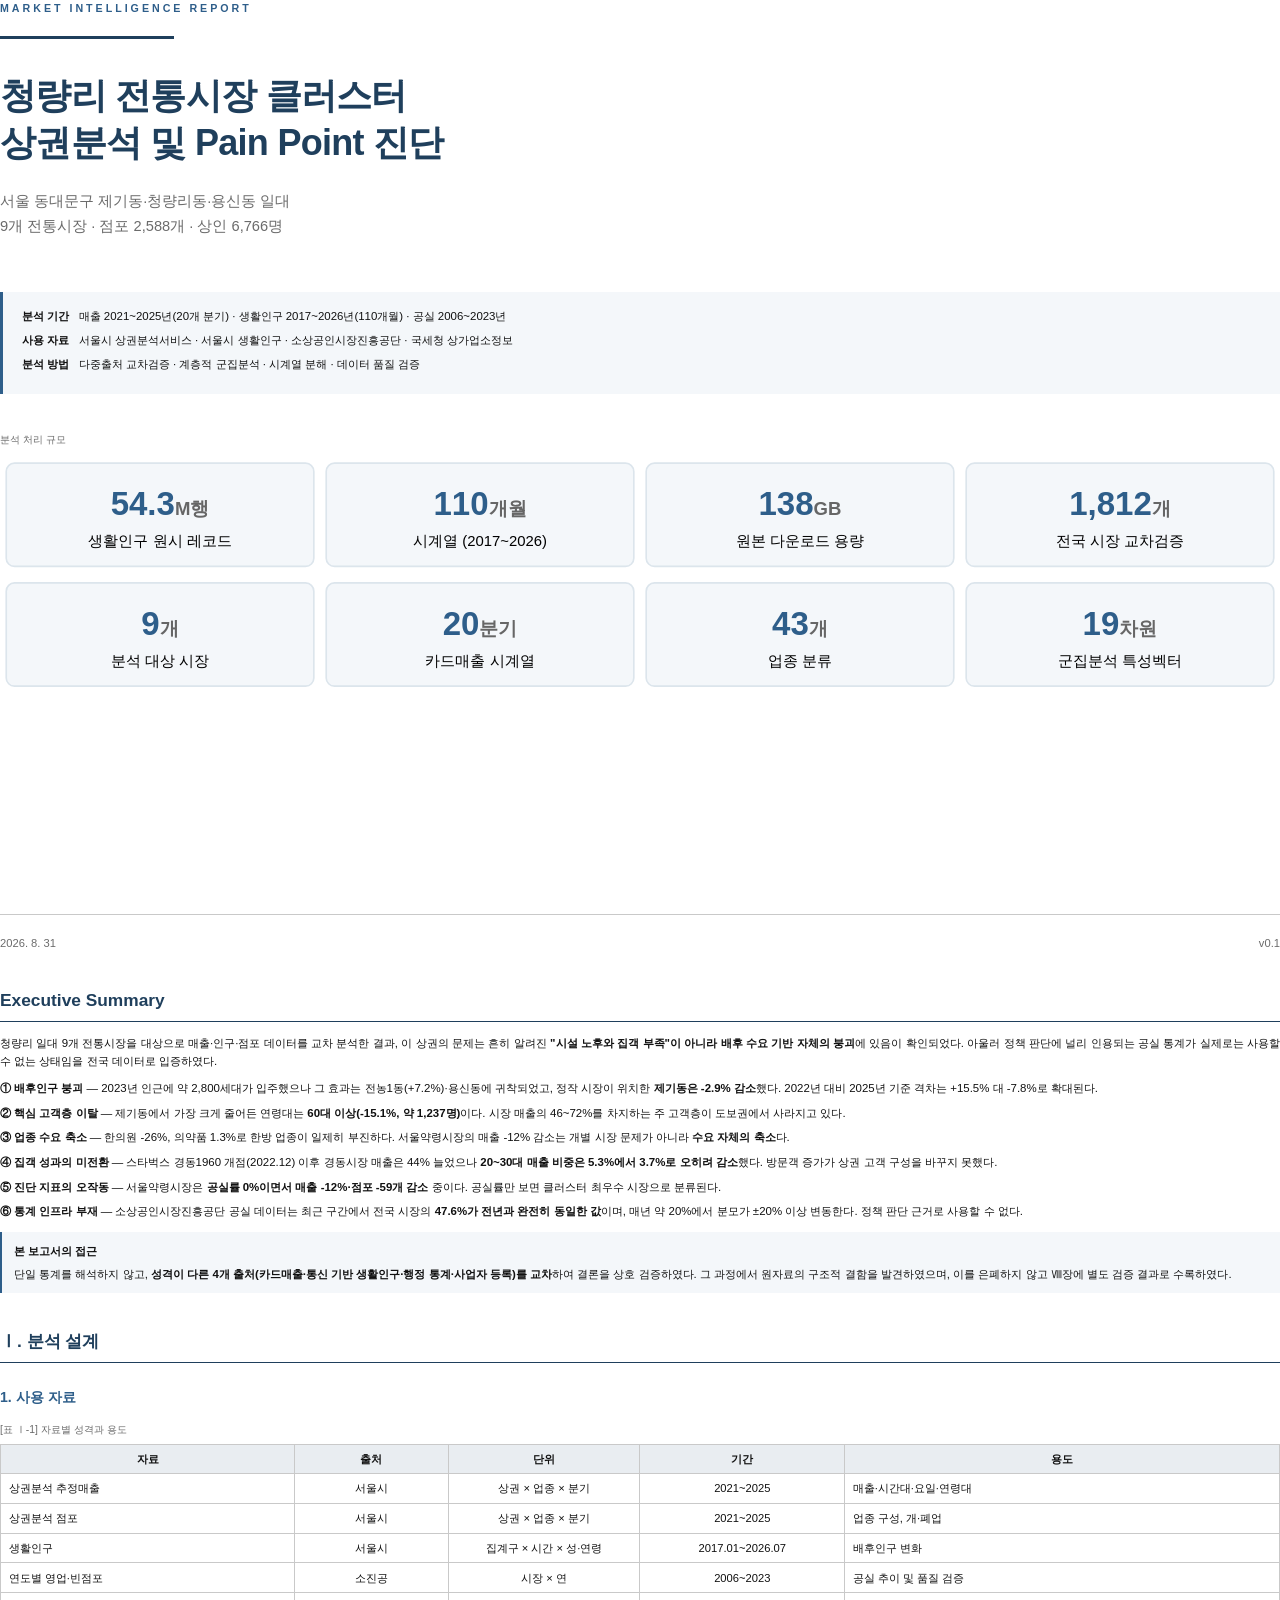
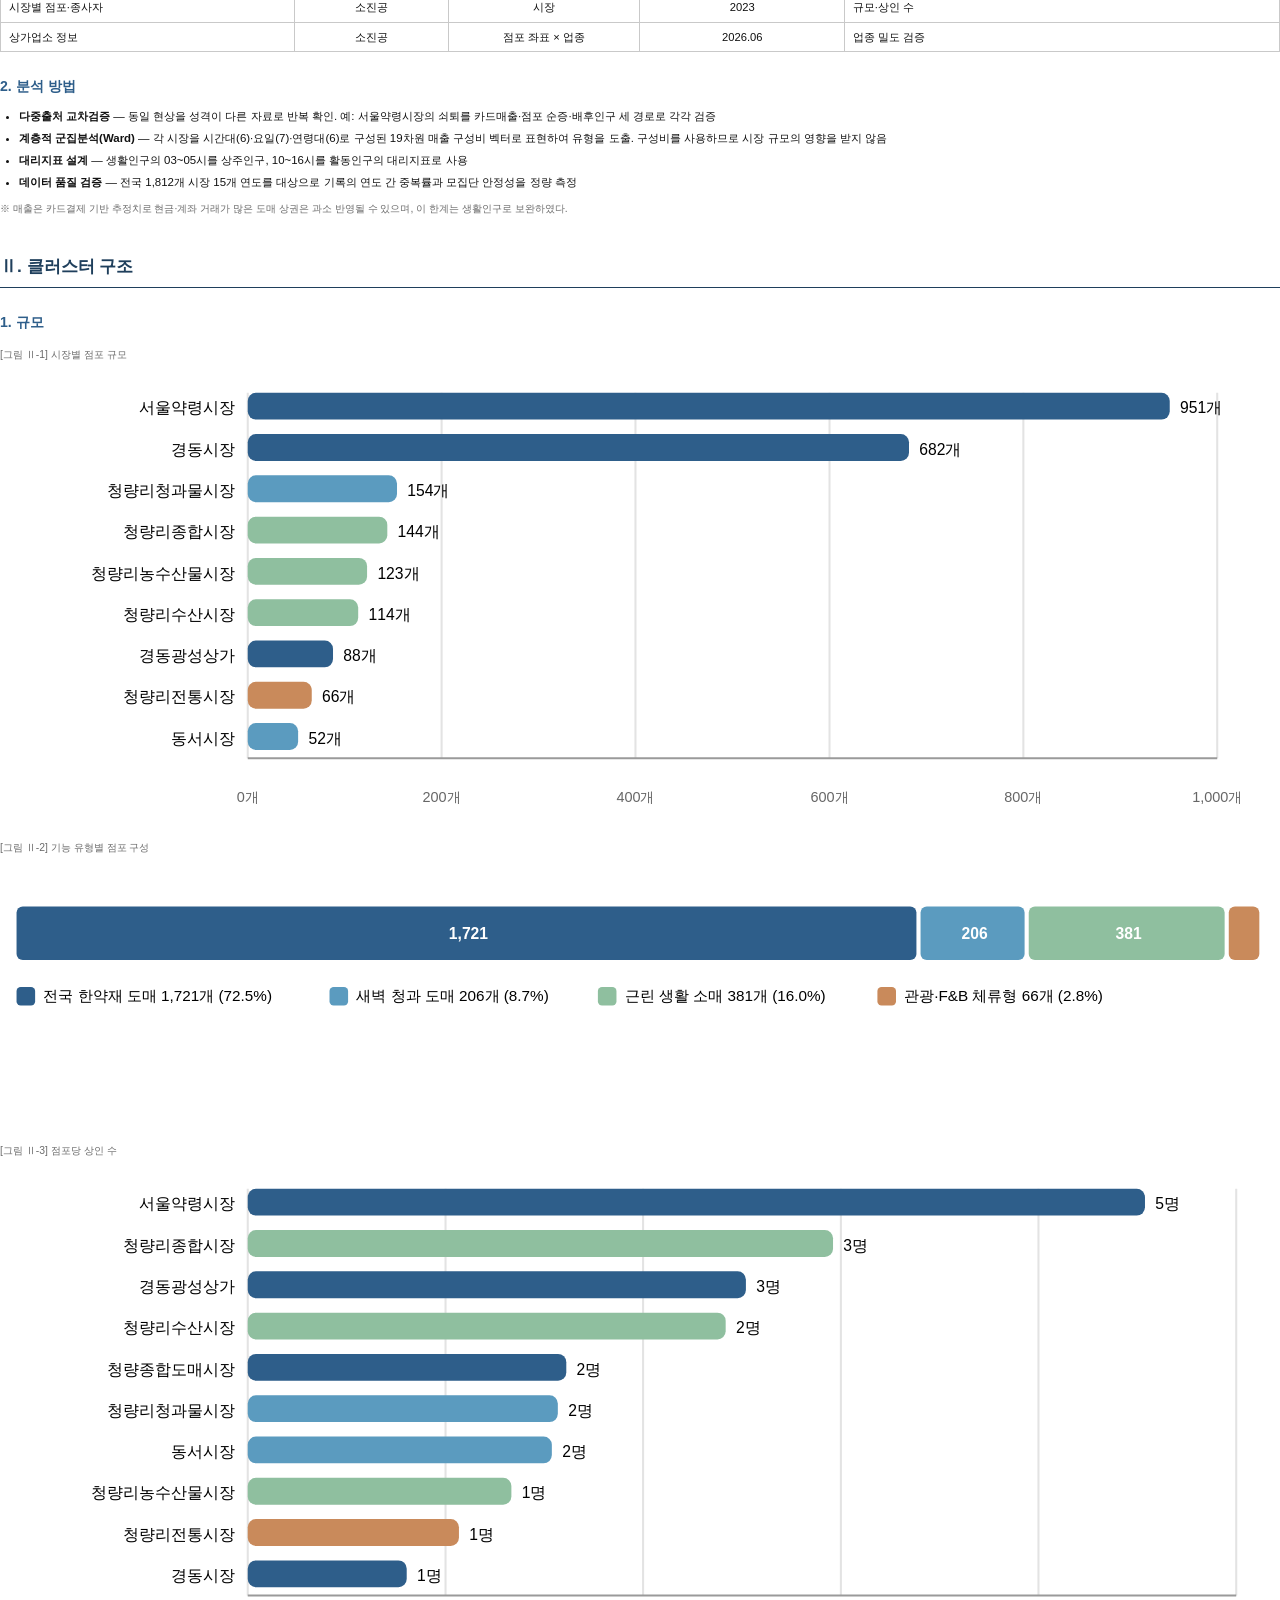
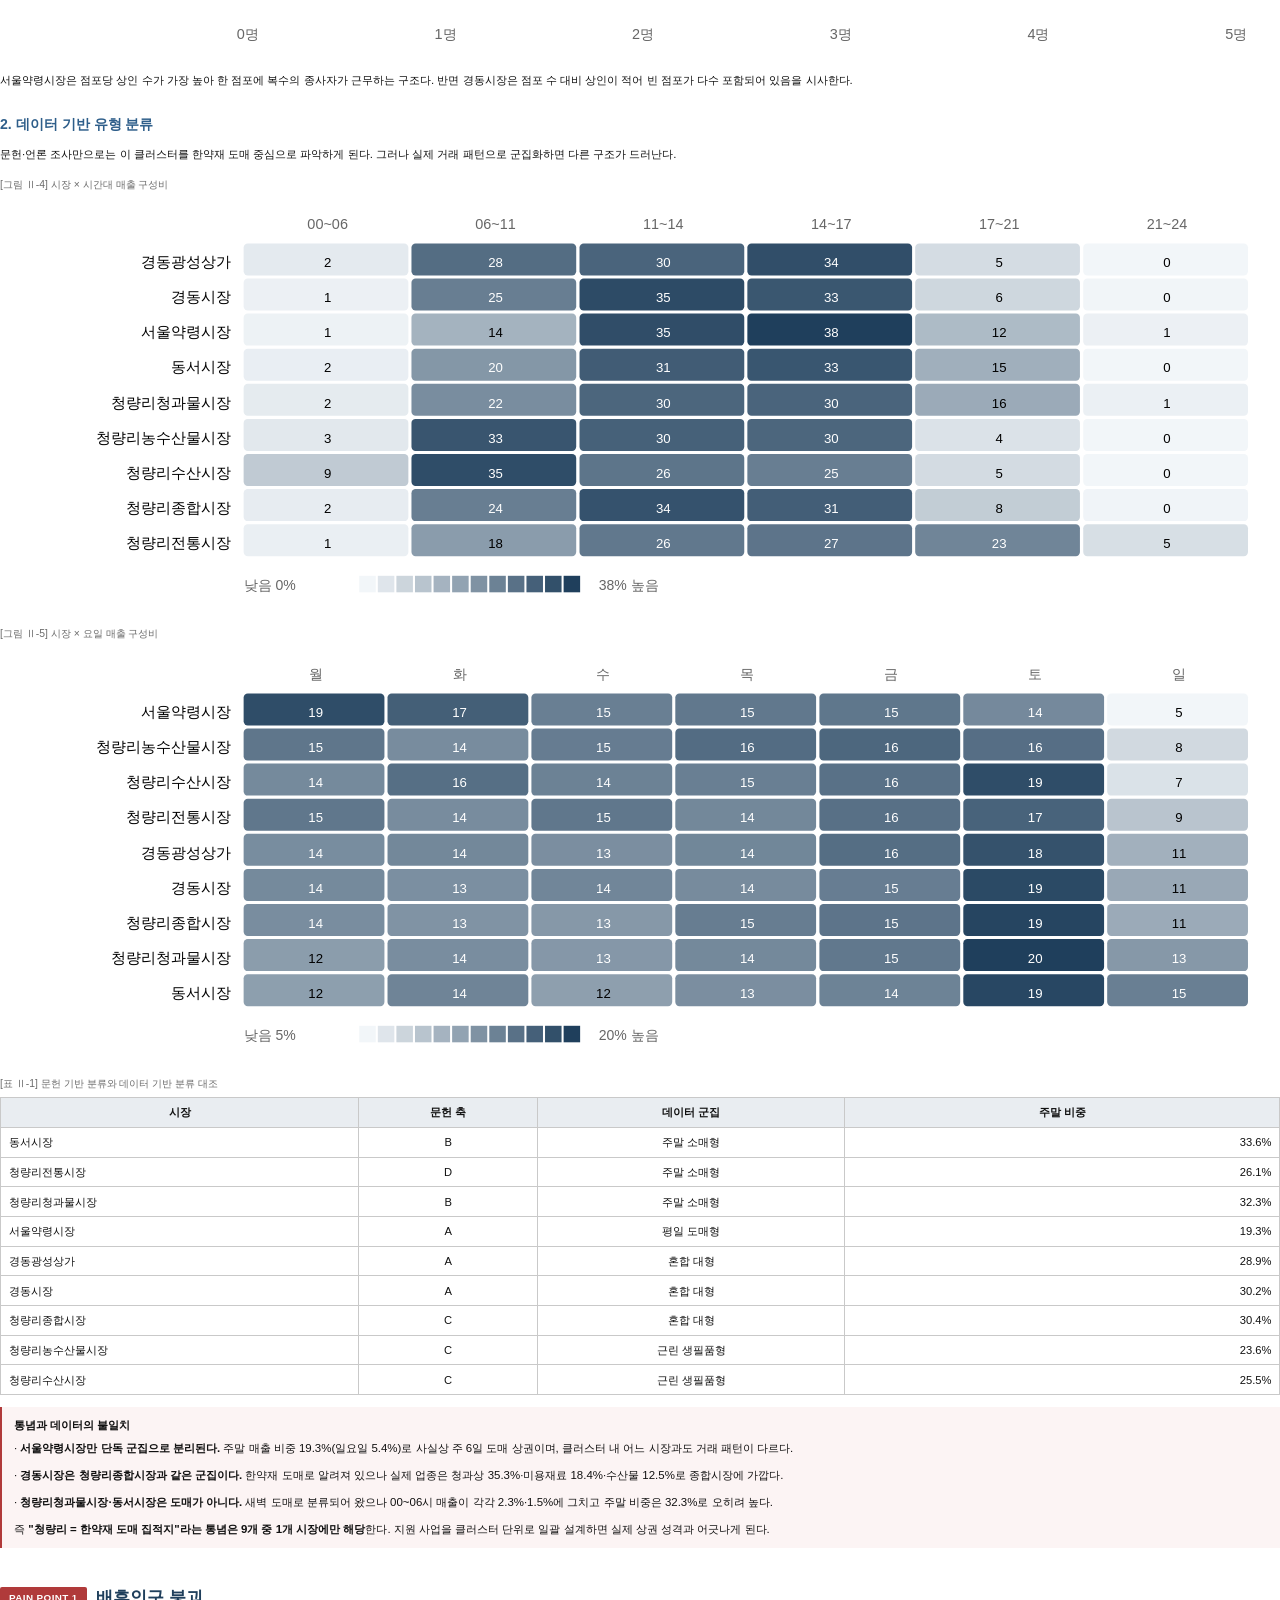
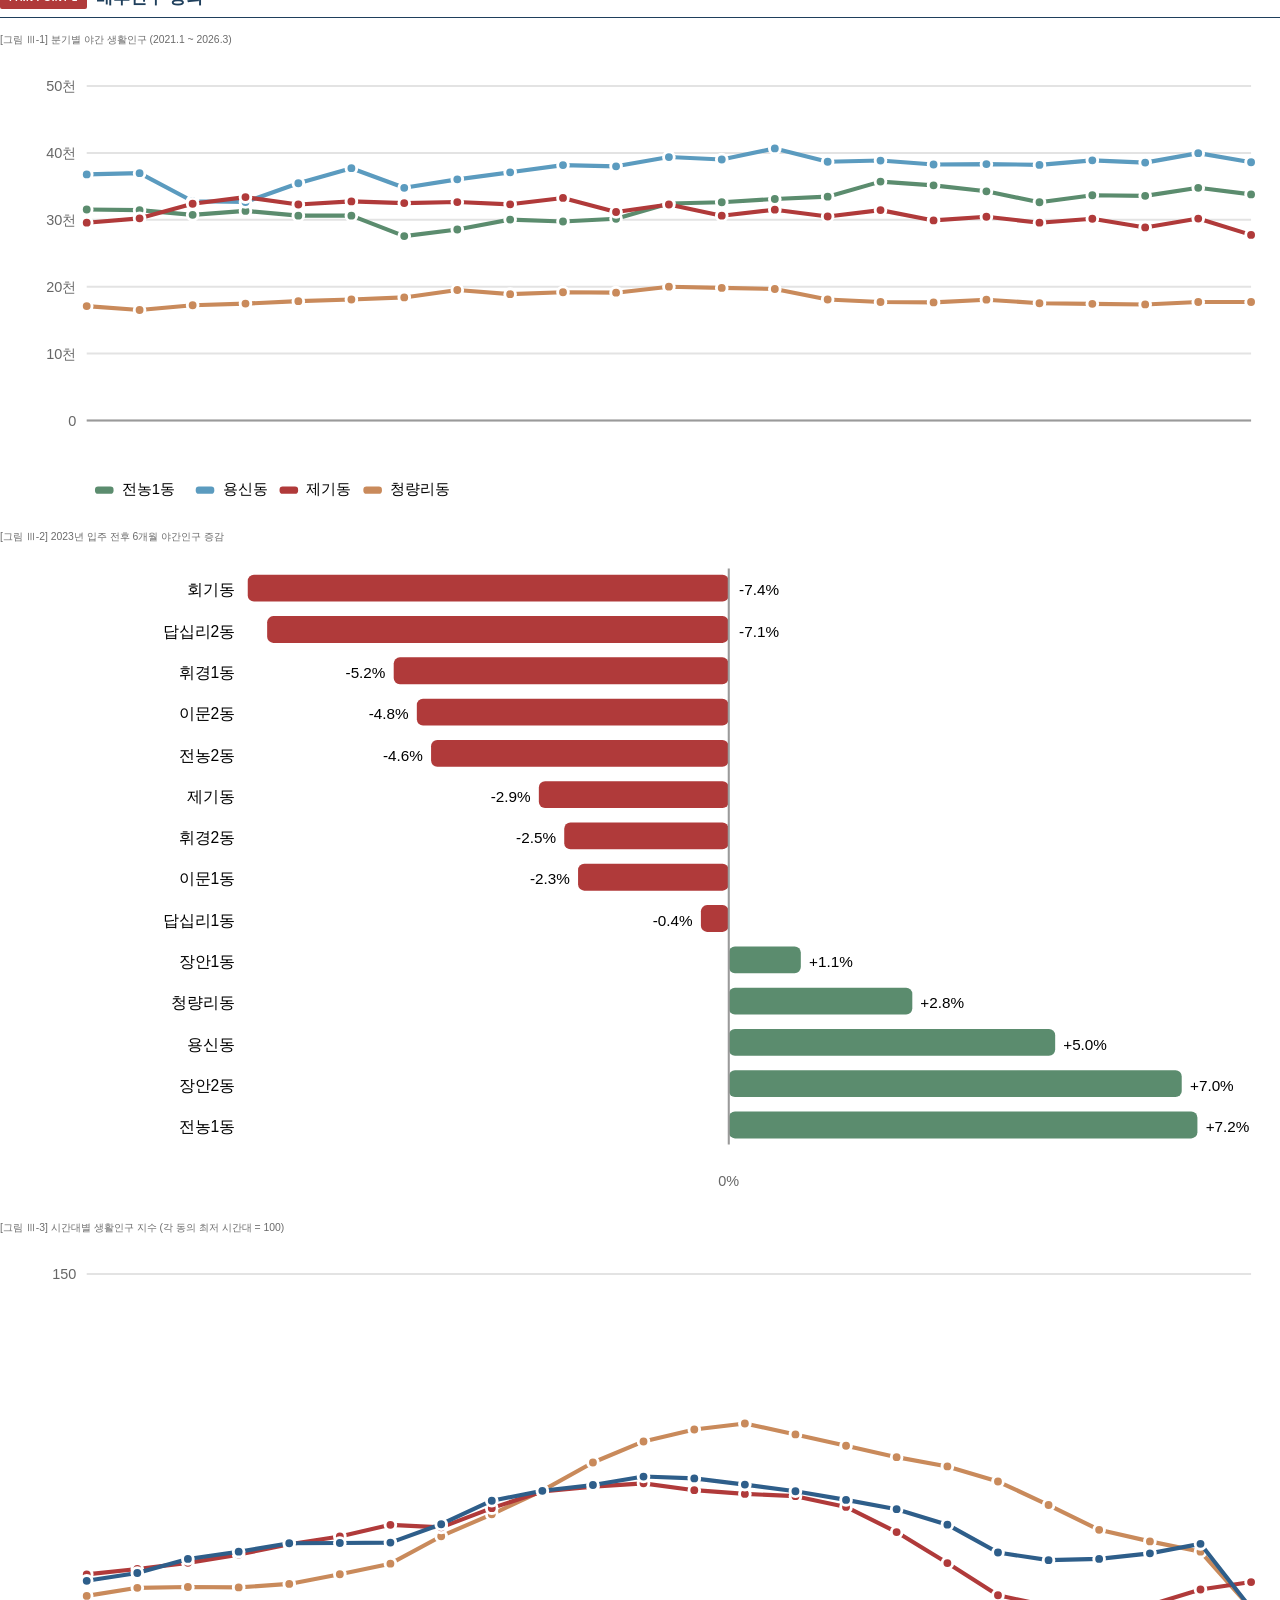
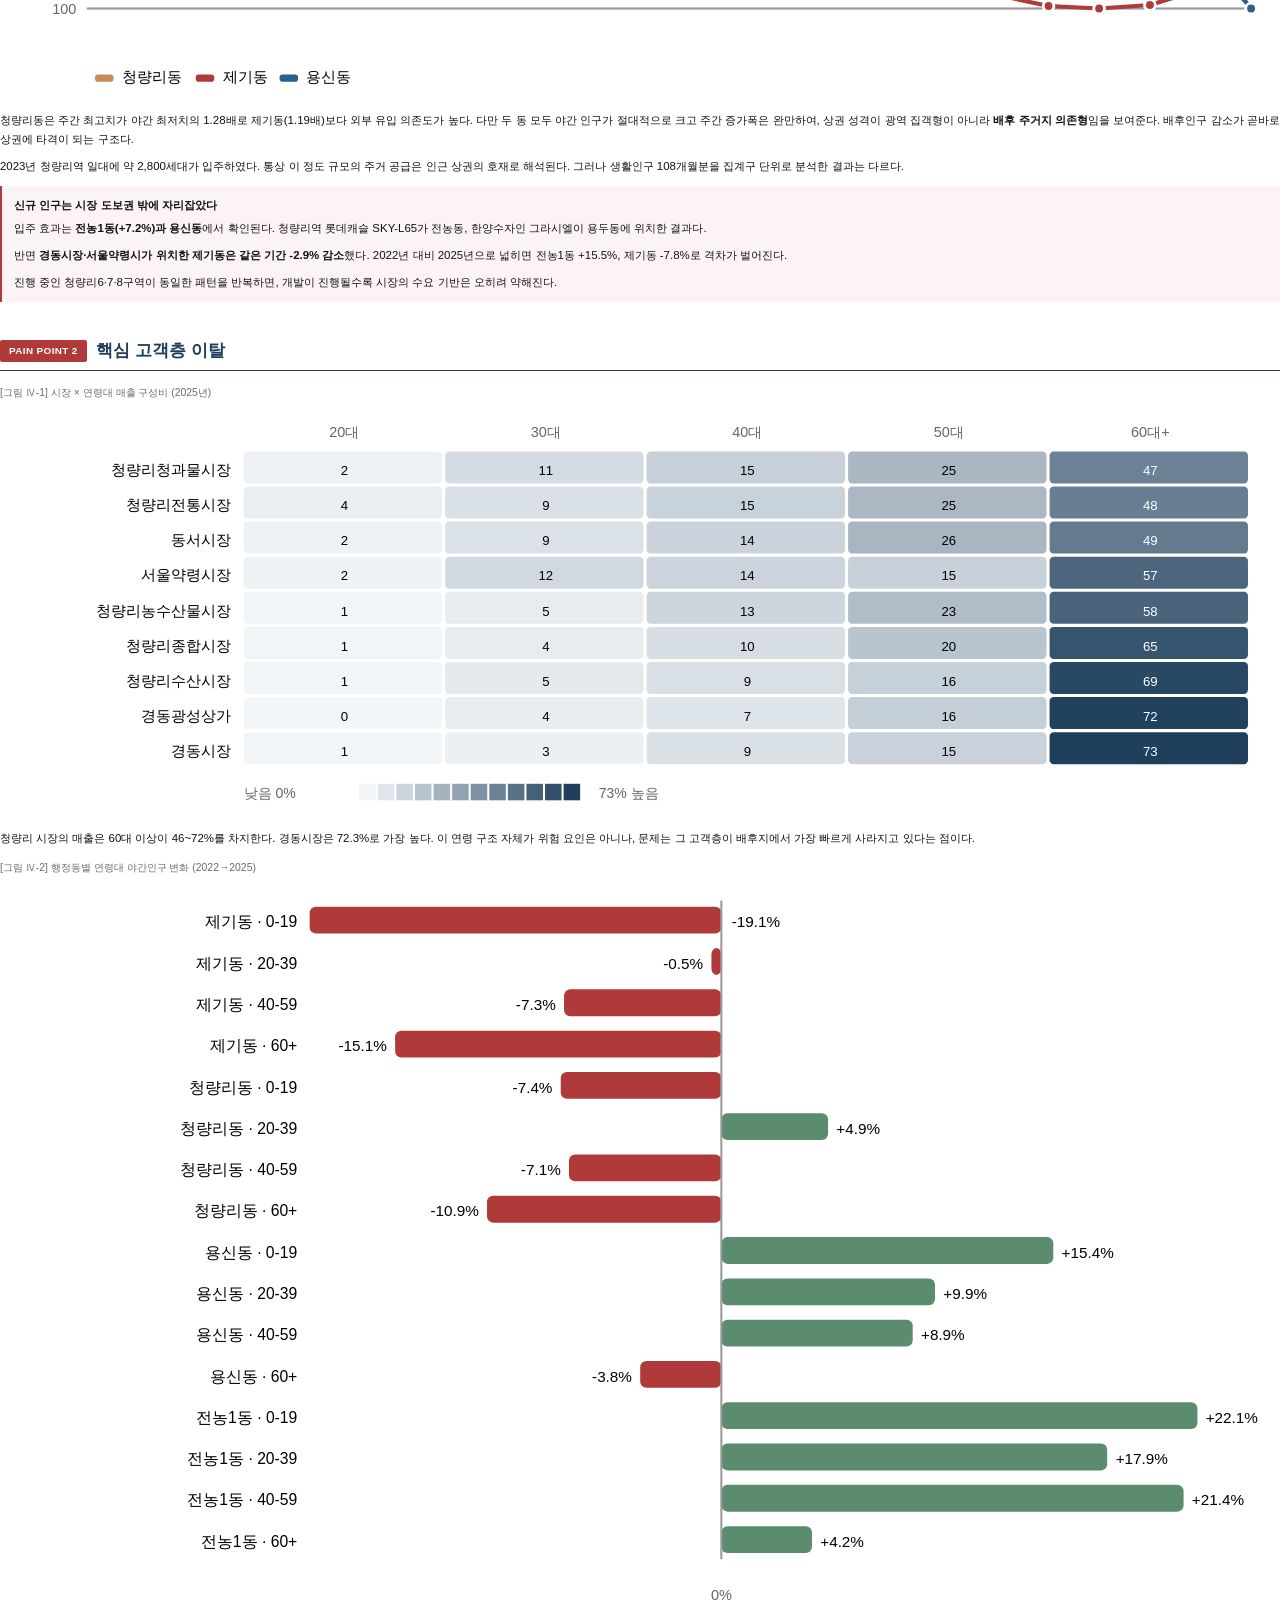
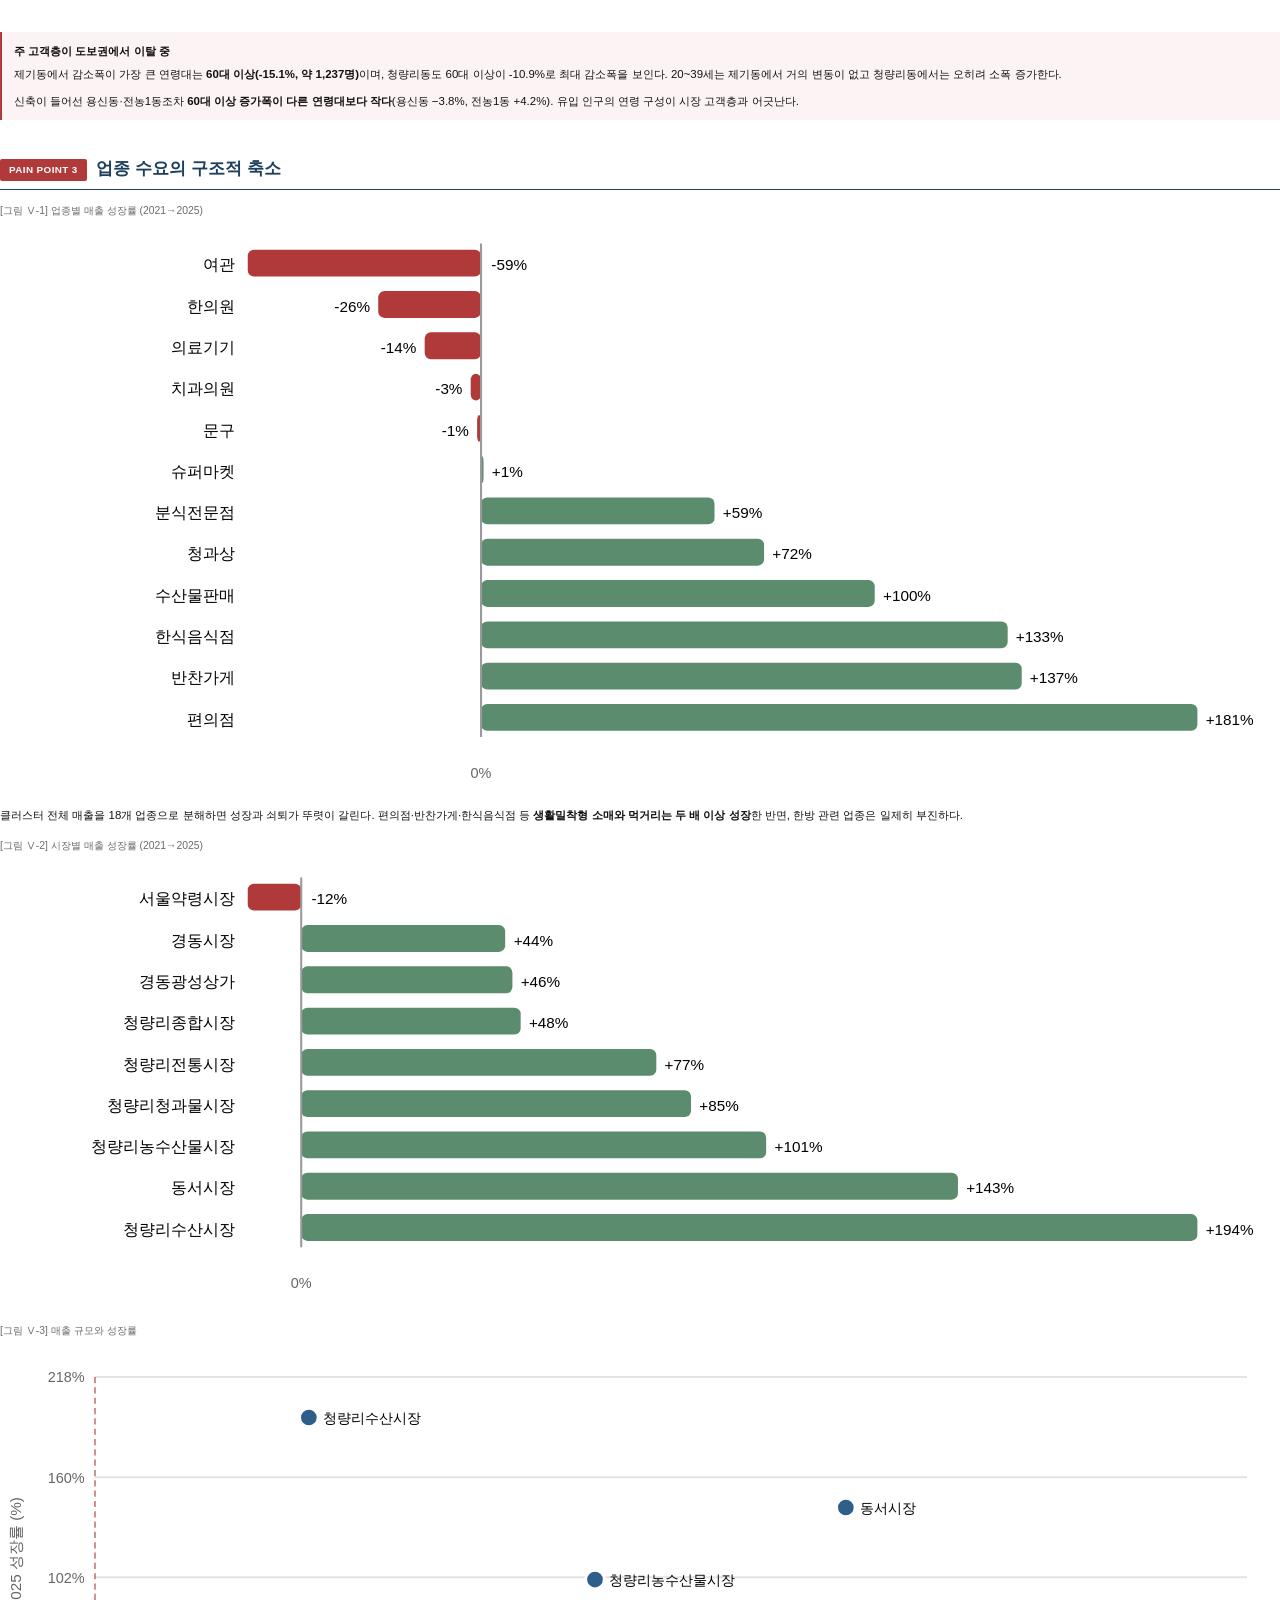
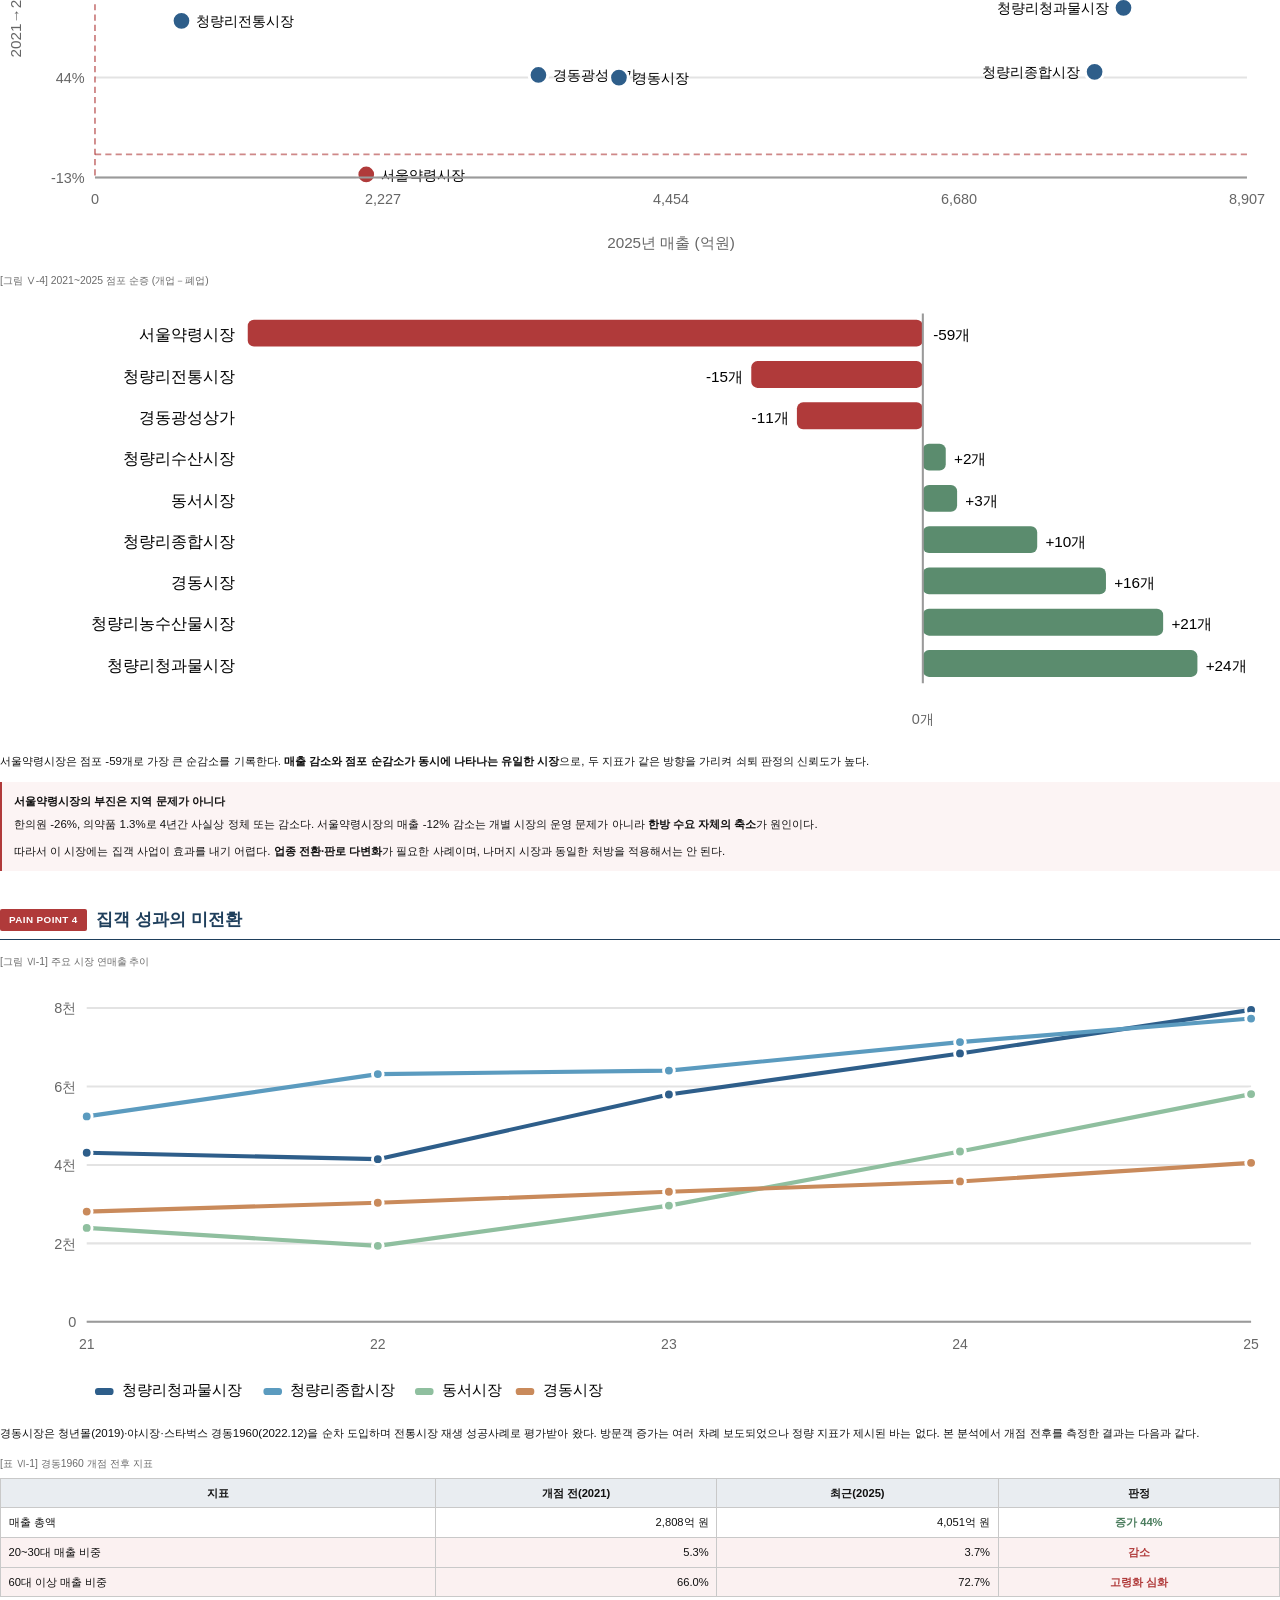
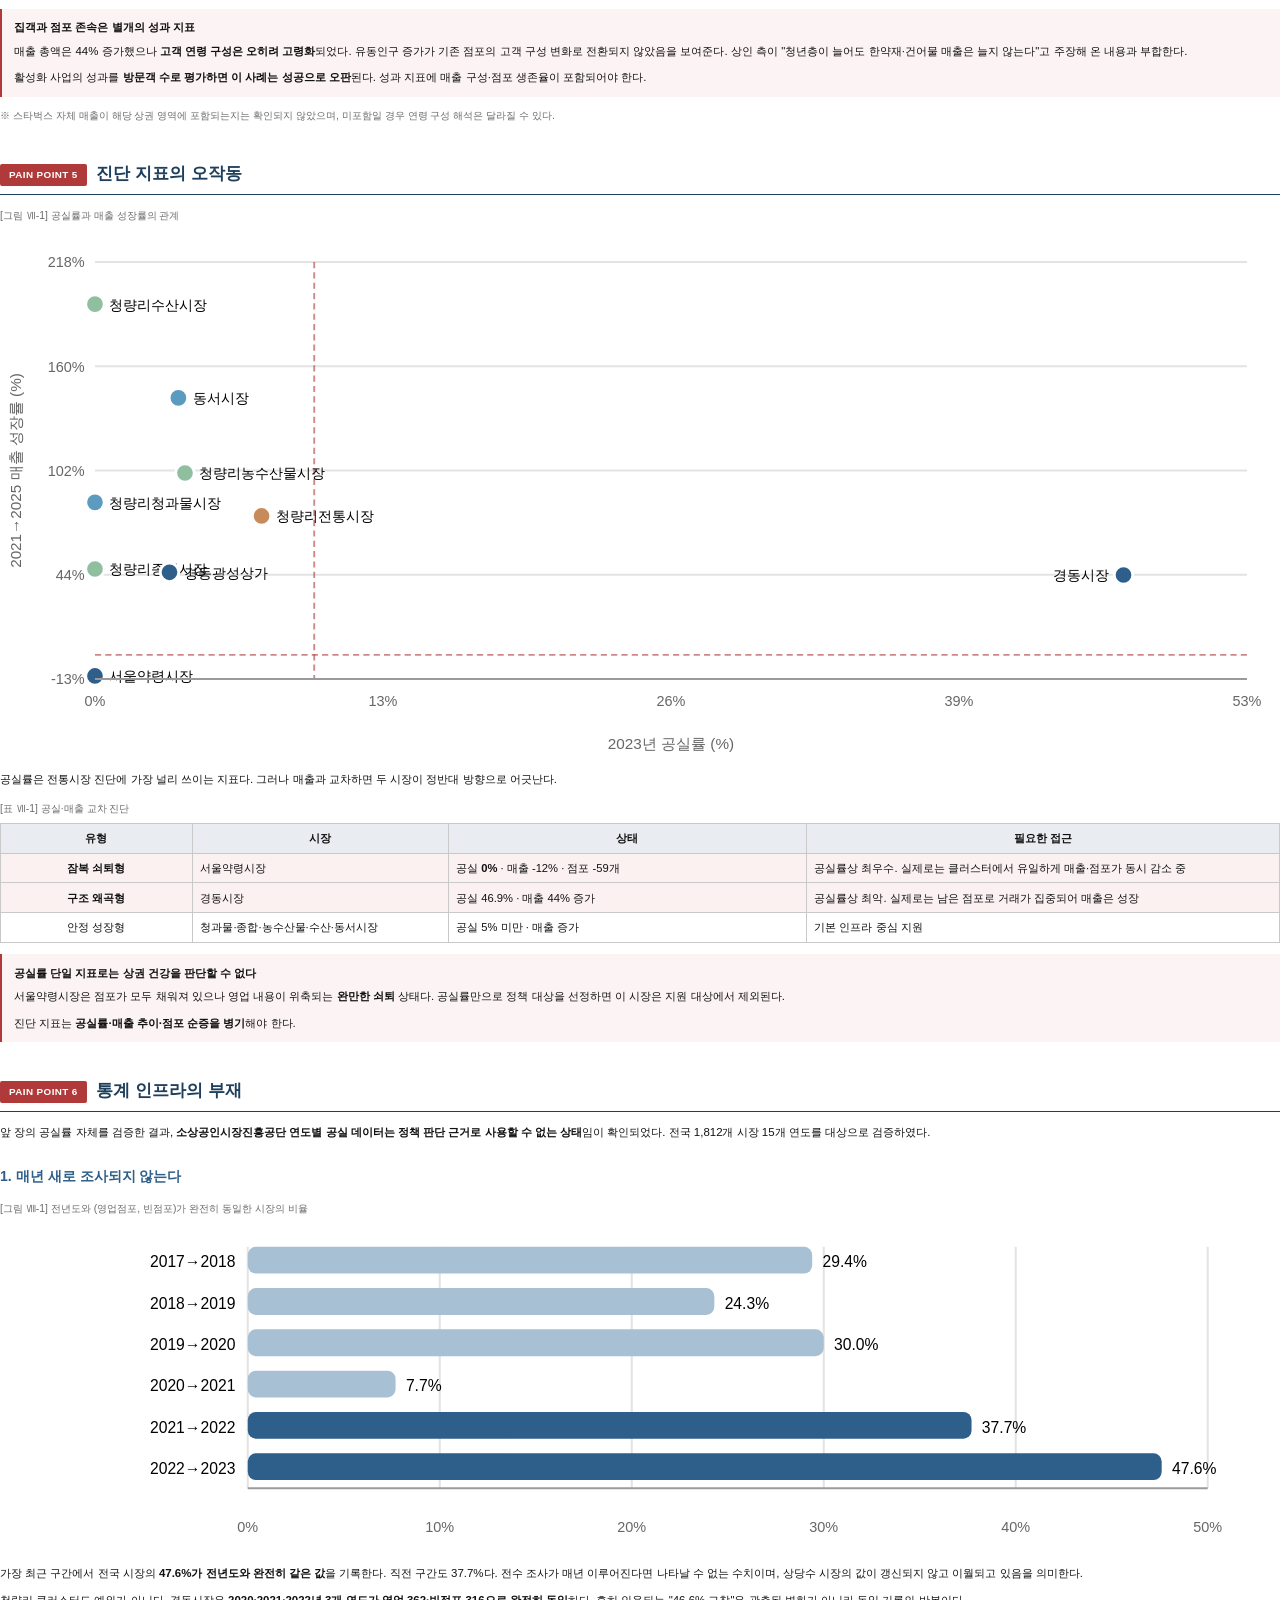
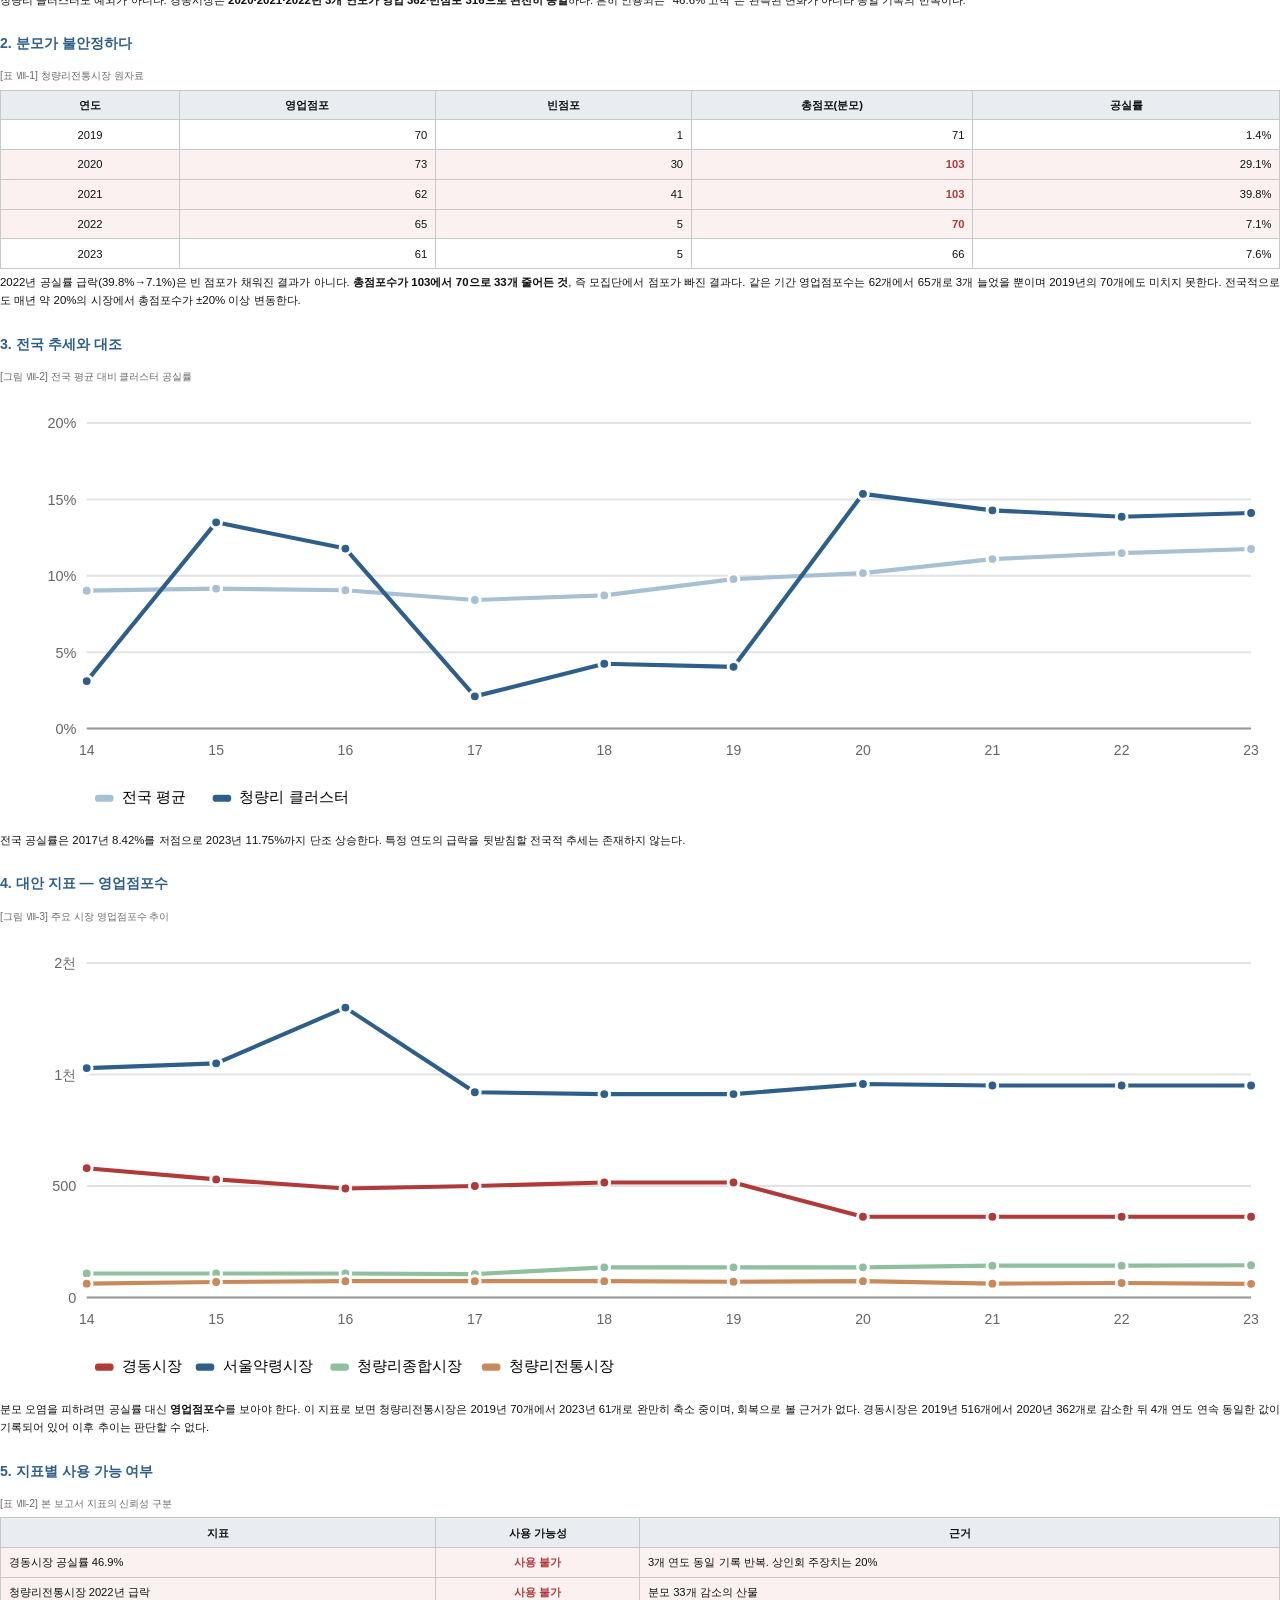
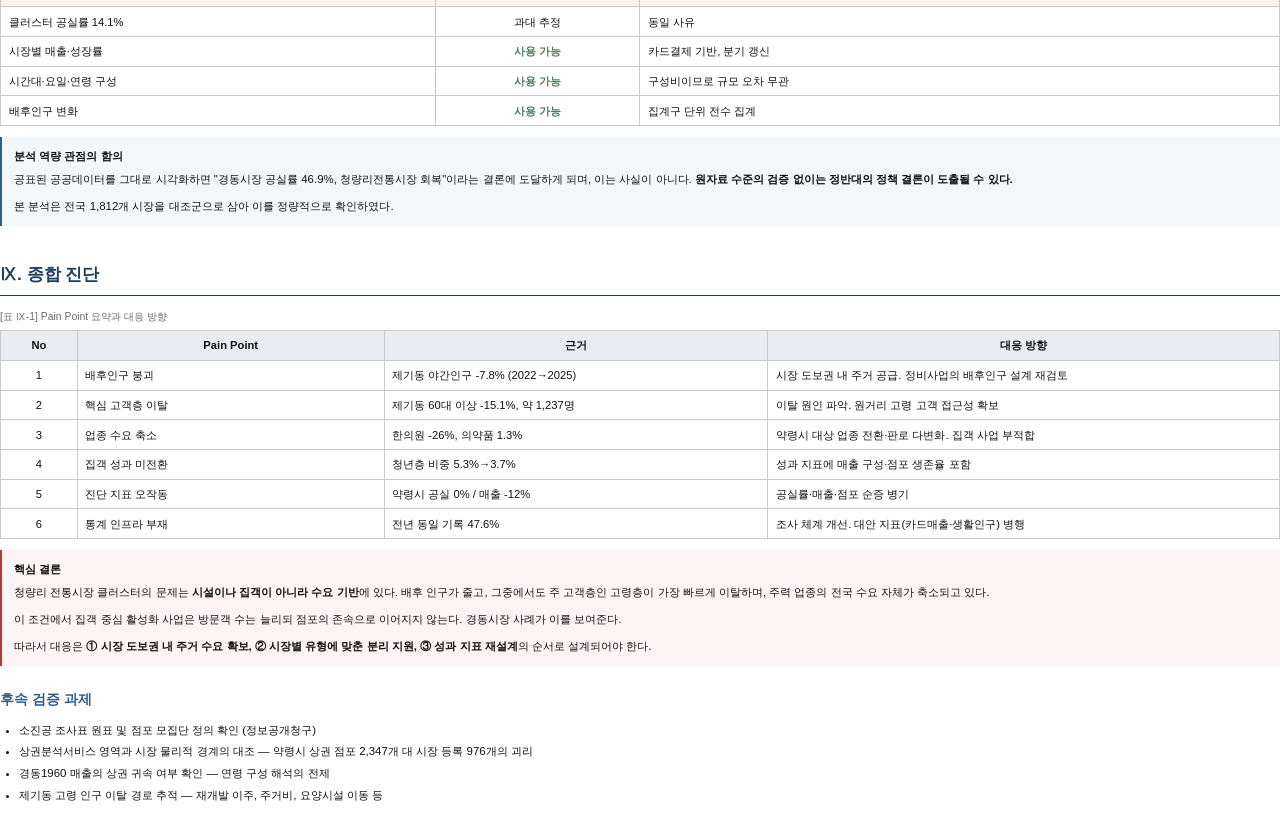
<file: output/report_ylp.html>
<!doctype html>
<html lang="ko">
<head>
<meta charset="utf-8">
<title>청량리 전통시장 클러스터 상권분석 보고서</title>
<style>
  @page { size: A4; margin: 18mm 17mm 16mm 17mm; }
  :root {
    --ink: #111111; --muted: #6B6B6B; --accent: #2E5E8A; --deep: #1F3F5C;
    --rule: #C9C9C9; --th-bg: #E9EDF1; --warn: #B03A3A; --good: #4A7C5D;
  }
  * { box-sizing: border-box; }
  body {
    font-family: "KoPub돋움체 Medium", "Apple SD Gothic Neo", "AppleGothic", sans-serif;
    font-size: 8.6pt; line-height: 1.62; color: var(--ink); margin: 0;
    -webkit-font-smoothing: antialiased;
  }

  /* ---- 표지 ---- */
  .cover { height: 252mm; display: flex; flex-direction: column; page-break-after: always; }
  .cover-tag {
    font-size: 8pt; letter-spacing: .28em; color: var(--accent);
    font-weight: 700; margin-bottom: 5mm;
  }
  .cover-rule { height: 3px; background: var(--deep); width: 46mm; margin-bottom: 9mm; }
  .cover h1 {
    font-family: "KoPub돋움체 Bold", "Apple SD Gothic Neo", sans-serif;
    font-size: 27pt; line-height: 1.3; font-weight: 700;
    margin: 0 0 6mm; letter-spacing: -0.02em; border: 0; padding: 0;
  }
  .cover-sub { font-size: 11pt; color: var(--muted); margin-bottom: 14mm; line-height: 1.7; }
  .cover-meta {
    margin-top: auto; border-top: 1px solid var(--rule); padding-top: 5mm;
    font-size: 8.4pt; color: var(--muted); display: flex; justify-content: space-between;
  }
  .cover-scope { background: #F4F7FA; border-left: 3px solid var(--accent);
                 padding: 4mm 5mm; margin-bottom: 10mm; }
  .cover-scope div { margin-bottom: 1.4mm; }
  .cover-scope b { color: var(--ink); }

  /* ---- 제목 계층 ---- */
  h1 {
    font-size: 13pt; font-weight: 700; color: var(--deep); margin: 9mm 0 3mm;
    padding-bottom: 1.8mm; border-bottom: 1.6px solid var(--deep);
    page-break-after: avoid;
  }
  h2 {
    font-size: 10.6pt; font-weight: 700; color: var(--accent);
    margin: 6mm 0 2.5mm; page-break-after: avoid;
  }
  h3 { font-size: 9pt; font-weight: 700; margin: 4mm 0 1.8mm; page-break-after: avoid; }

  .pain-tag {
    display: inline-block; background: var(--warn); color: #fff; font-size: 7.4pt;
    font-weight: 700; padding: 0.8mm 2.4mm; border-radius: 2px; margin-right: 2.5mm;
    vertical-align: 1.5px; letter-spacing: .04em;
  }

  p { margin: 0 0 2.2mm; text-align: justify; }
  ul { margin: 0 0 2.5mm; padding-left: 5mm; }
  li { margin-bottom: 0.9mm; }
  .summary-list { margin: 0 0 3mm; padding-left: 0; list-style: none; }
  .summary-list li { margin-bottom: 1.6mm; padding-left: 6.5mm; text-indent: -6.5mm; }

  .caption { font-size: 7.8pt; color: var(--muted); margin: 3.5mm 0 1.2mm; page-break-after: avoid; }
  .note { font-size: 7.8pt; color: var(--muted); margin: 1.5mm 0 0; }

  table { width: 100%; border-collapse: collapse; font-size: 8.4pt;
          margin-bottom: 1mm; page-break-inside: avoid; }
  th, td { border: 0.5px solid var(--rule); padding: 1.4mm 2mm; vertical-align: middle; }
  th { background: var(--th-bg); font-weight: 700; text-align: center; }
  td.num { text-align: right; font-variant-numeric: tabular-nums; }
  td.ctr { text-align: center; }
  tr.total td { background: #F3F3F3; font-weight: 700; }
  tr.hi td { background: #FBF1F1; }
  .warn { color: var(--warn); font-weight: 700; }
  .good { color: var(--good); font-weight: 700; }

  .figure { margin: 1mm 0 2mm; page-break-inside: avoid; }
  svg { display: block; }

  .callout { border-left: 2.5px solid var(--accent); background: #F4F7FA;
             padding: 2.6mm 3.2mm; margin: 3mm 0; page-break-inside: avoid; }
  .callout.alert { border-left-color: var(--warn); background: #FCF4F4; }
  .callout.win { border-left-color: var(--good); background: #F2F7F4; }
  .callout p:last-child { margin-bottom: 0; }
  .callout .hd { font-weight: 700; display: block; margin-bottom: 1.2mm; }
</style>
</head>
<body>

<!-- ============ 표지 ============ -->
<div class="cover">
  <div class="cover-tag">MARKET INTELLIGENCE REPORT</div>
  <div class="cover-rule"></div>
  <h1>청량리 전통시장 클러스터<br>상권분석 및 Pain Point 진단</h1>
  <div class="cover-sub">
    서울 동대문구 제기동·청량리동·용신동 일대<br>
    9개 전통시장 · 점포 2,588개 · 상인 6,766명
  </div>

  <div class="cover-scope">
    <div><b>분석 기간</b> &nbsp; 매출 2021~2025년(20개 분기) · 생활인구 2017~2026년(110개월) · 공실 2006~2023년</div>
    <div><b>사용 자료</b> &nbsp; 서울시 상권분석서비스 · 서울시 생활인구 · 소상공인시장진흥공단 · 국세청 상가업소정보</div>
    <div><b>분석 방법</b> &nbsp; 다중출처 교차검증 · 계층적 군집분석 · 시계열 분해 · 데이터 품질 검증</div>
  </div>

  <div class="caption" style="margin-top:0">분석 처리 규모</div>
  <div class="figure"><svg width="100%" viewBox="0 0 620 116" preserveAspectRatio="xMidYMid meet" xmlns="http://www.w3.org/2000/svg" role="img" aria-label="분석 처리 규모">
<rect x="3.0" y="3" width="149.0" height="50" rx="4" fill="#F4F7FA" stroke="#DCE5EC" stroke-width="0.8"/>
<text x="77.5" y="28" text-anchor="middle" font-size="16" font-weight="700" fill="#2E5E8A">54.3<tspan font-size="9" fill="#666666">M행</tspan></text>
<text x="77.5" y="43" text-anchor="middle" font-size="7.2" fill="#000000">생활인구 원시 레코드</text>
<rect x="158.0" y="3" width="149.0" height="50" rx="4" fill="#F4F7FA" stroke="#DCE5EC" stroke-width="0.8"/>
<text x="232.5" y="28" text-anchor="middle" font-size="16" font-weight="700" fill="#2E5E8A">110<tspan font-size="9" fill="#666666">개월</tspan></text>
<text x="232.5" y="43" text-anchor="middle" font-size="7.2" fill="#000000">시계열 (2017~2026)</text>
<rect x="313.0" y="3" width="149.0" height="50" rx="4" fill="#F4F7FA" stroke="#DCE5EC" stroke-width="0.8"/>
<text x="387.5" y="28" text-anchor="middle" font-size="16" font-weight="700" fill="#2E5E8A">138<tspan font-size="9" fill="#666666">GB</tspan></text>
<text x="387.5" y="43" text-anchor="middle" font-size="7.2" fill="#000000">원본 다운로드 용량</text>
<rect x="468.0" y="3" width="149.0" height="50" rx="4" fill="#F4F7FA" stroke="#DCE5EC" stroke-width="0.8"/>
<text x="542.5" y="28" text-anchor="middle" font-size="16" font-weight="700" fill="#2E5E8A">1,812<tspan font-size="9" fill="#666666">개</tspan></text>
<text x="542.5" y="43" text-anchor="middle" font-size="7.2" fill="#000000">전국 시장 교차검증</text>
<rect x="3.0" y="61" width="149.0" height="50" rx="4" fill="#F4F7FA" stroke="#DCE5EC" stroke-width="0.8"/>
<text x="77.5" y="86" text-anchor="middle" font-size="16" font-weight="700" fill="#2E5E8A">9<tspan font-size="9" fill="#666666">개</tspan></text>
<text x="77.5" y="101" text-anchor="middle" font-size="7.2" fill="#000000">분석 대상 시장</text>
<rect x="158.0" y="61" width="149.0" height="50" rx="4" fill="#F4F7FA" stroke="#DCE5EC" stroke-width="0.8"/>
<text x="232.5" y="86" text-anchor="middle" font-size="16" font-weight="700" fill="#2E5E8A">20<tspan font-size="9" fill="#666666">분기</tspan></text>
<text x="232.5" y="101" text-anchor="middle" font-size="7.2" fill="#000000">카드매출 시계열</text>
<rect x="313.0" y="61" width="149.0" height="50" rx="4" fill="#F4F7FA" stroke="#DCE5EC" stroke-width="0.8"/>
<text x="387.5" y="86" text-anchor="middle" font-size="16" font-weight="700" fill="#2E5E8A">43<tspan font-size="9" fill="#666666">개</tspan></text>
<text x="387.5" y="101" text-anchor="middle" font-size="7.2" fill="#000000">업종 분류</text>
<rect x="468.0" y="61" width="149.0" height="50" rx="4" fill="#F4F7FA" stroke="#DCE5EC" stroke-width="0.8"/>
<text x="542.5" y="86" text-anchor="middle" font-size="16" font-weight="700" fill="#2E5E8A">19<tspan font-size="9" fill="#666666">차원</tspan></text>
<text x="542.5" y="101" text-anchor="middle" font-size="7.2" fill="#000000">군집분석 특성벡터</text>
</svg></div>

  <div class="cover-meta">
    <span>2026. 8. 31</span>
    <span>v0.1</span>
  </div>
</div>

<!-- ============ 요약 ============ -->
<h1>Executive Summary</h1>

<p>청량리 일대 9개 전통시장을 대상으로 매출·인구·점포 데이터를 교차 분석한 결과, 이 상권의 문제는 흔히 알려진 <strong>"시설 노후와 집객 부족"이 아니라 배후 수요 기반 자체의 붕괴</strong>에 있음이 확인되었다. 아울러 정책 판단에 널리 인용되는 공실 통계가 실제로는 사용할 수 없는 상태임을 전국 데이터로 입증하였다.</p>

<ul class="summary-list">
  <li><strong>① 배후인구 붕괴</strong> — 2023년 인근에 약 2,800세대가 입주했으나 그 효과는 전농1동(+7.2%)·용신동에 귀착되었고, 정작 시장이 위치한 <strong>제기동은 -2.9% 감소</strong>했다. 2022년 대비 2025년 기준 격차는 +15.5% 대 -7.8%로 확대된다.</li>
  <li><strong>② 핵심 고객층 이탈</strong> — 제기동에서 가장 크게 줄어든 연령대는 <strong>60대 이상(-15.1%, 약 1,237명)</strong>이다. 시장 매출의 46~72%를 차지하는 주 고객층이 도보권에서 사라지고 있다.</li>
  <li><strong>③ 업종 수요 축소</strong> — 한의원 -26%, 의약품 1.3%로 한방 업종이 일제히 부진하다. 서울약령시장의 매출 -12% 감소는 개별 시장 문제가 아니라 <strong>수요 자체의 축소</strong>다.</li>
  <li><strong>④ 집객 성과의 미전환</strong> — 스타벅스 경동1960 개점(2022.12) 이후 경동시장 매출은 44% 늘었으나 <strong>20~30대 매출 비중은 5.3%에서 3.7%로 오히려 감소</strong>했다. 방문객 증가가 상권 고객 구성을 바꾸지 못했다.</li>
  <li><strong>⑤ 진단 지표의 오작동</strong> — 서울약령시장은 <strong>공실률 0%이면서 매출 -12%·점포 -59개 감소</strong> 중이다. 공실률만 보면 클러스터 최우수 시장으로 분류된다.</li>
  <li><strong>⑥ 통계 인프라 부재</strong> — 소상공인시장진흥공단 공실 데이터는 최근 구간에서 전국 시장의 <strong>47.6%가 전년과 완전히 동일한 값</strong>이며, 매년 약 20%에서 분모가 ±20% 이상 변동한다. 정책 판단 근거로 사용할 수 없다.</li>
</ul>

<div class="callout">
  <span class="hd">본 보고서의 접근</span>
  <p>단일 통계를 해석하지 않고, <strong>성격이 다른 4개 출처(카드매출·통신 기반 생활인구·행정 통계·사업자 등록)를 교차</strong>하여 결론을 상호 검증하였다. 그 과정에서 원자료의 구조적 결함을 발견하였으며, 이를 은폐하지 않고 Ⅷ장에 별도 검증 결과로 수록하였다.</p>
</div>

<!-- ============ Ⅰ ============ -->
<h1>Ⅰ. 분석 설계</h1>

<h2>1. 사용 자료</h2>

<div class="caption">[표 Ⅰ-1] 자료별 성격과 용도</div>
<table>
  <tr><th style="width:23%">자료</th><th style="width:12%">출처</th><th style="width:15%">단위</th><th style="width:16%">기간</th><th>용도</th></tr>
  <tr><td>상권분석 추정매출</td><td class="ctr">서울시</td><td class="ctr">상권 × 업종 × 분기</td><td class="ctr">2021~2025</td><td>매출·시간대·요일·연령대</td></tr>
  <tr><td>상권분석 점포</td><td class="ctr">서울시</td><td class="ctr">상권 × 업종 × 분기</td><td class="ctr">2021~2025</td><td>업종 구성, 개·폐업</td></tr>
  <tr><td>생활인구</td><td class="ctr">서울시</td><td class="ctr">집계구 × 시간 × 성·연령</td><td class="ctr">2017.01~2026.07</td><td>배후인구 변화</td></tr>
  <tr><td>연도별 영업·빈점포</td><td class="ctr">소진공</td><td class="ctr">시장 × 연</td><td class="ctr">2006~2023</td><td>공실 추이 및 품질 검증</td></tr>
  <tr><td>시장별 점포·종사자</td><td class="ctr">소진공</td><td class="ctr">시장</td><td class="ctr">2023</td><td>규모·상인 수</td></tr>
  <tr><td>상가업소 정보</td><td class="ctr">소진공</td><td class="ctr">점포 좌표 × 업종</td><td class="ctr">2026.06</td><td>업종 밀도 검증</td></tr>
</table>

<h2>2. 분석 방법</h2>

<ul>
  <li><strong>다중출처 교차검증</strong> — 동일 현상을 성격이 다른 자료로 반복 확인. 예: 서울약령시장의 쇠퇴를 카드매출·점포 순증·배후인구 세 경로로 각각 검증</li>
  <li><strong>계층적 군집분석(Ward)</strong> — 각 시장을 시간대(6)·요일(7)·연령대(6)로 구성된 19차원 매출 구성비 벡터로 표현하여 유형을 도출. 구성비를 사용하므로 시장 규모의 영향을 받지 않음</li>
  <li><strong>대리지표 설계</strong> — 생활인구의 03~05시를 상주인구, 10~16시를 활동인구의 대리지표로 사용</li>
  <li><strong>데이터 품질 검증</strong> — 전국 1,812개 시장 15개 연도를 대상으로 기록의 연도 간 중복률과 모집단 안정성을 정량 측정</li>
</ul>

<p class="note">※ 매출은 카드결제 기반 추정치로 현금·계좌 거래가 많은 도매 상권은 과소 반영될 수 있으며, 이 한계는 생활인구로 보완하였다.</p>

<!-- ============ Ⅱ ============ -->
<h1>Ⅱ. 클러스터 구조</h1>

<h2>1. 규모</h2>

<div class="caption">[그림 Ⅱ-1] 시장별 점포 규모</div>
<div class="figure"><svg width="100%" viewBox="0 0 620 222" preserveAspectRatio="xMidYMid meet" xmlns="http://www.w3.org/2000/svg" role="img" aria-label="시장별 점포 규모">
<line x1="120.0" y1="12" x2="120.0" y2="189" stroke="#E3E3E3" stroke-width="1"/>
<text x="120.0" y="210" text-anchor="middle" font-size="7" fill="#666666">0개</text>
<line x1="213.9" y1="12" x2="213.9" y2="189" stroke="#E3E3E3" stroke-width="1"/>
<text x="213.9" y="210" text-anchor="middle" font-size="7" fill="#666666">200개</text>
<line x1="307.8" y1="12" x2="307.8" y2="189" stroke="#E3E3E3" stroke-width="1"/>
<text x="307.8" y="210" text-anchor="middle" font-size="7" fill="#666666">400개</text>
<line x1="401.8" y1="12" x2="401.8" y2="189" stroke="#E3E3E3" stroke-width="1"/>
<text x="401.8" y="210" text-anchor="middle" font-size="7" fill="#666666">600개</text>
<line x1="495.7" y1="12" x2="495.7" y2="189" stroke="#E3E3E3" stroke-width="1"/>
<text x="495.7" y="210" text-anchor="middle" font-size="7" fill="#666666">800개</text>
<line x1="589.6" y1="12" x2="589.6" y2="189" stroke="#E3E3E3" stroke-width="1"/>
<text x="589.6" y="210" text-anchor="middle" font-size="7" fill="#666666">1,000개</text>
<text x="114" y="22" text-anchor="end" font-size="7.6" fill="#000000">서울약령시장</text>
<rect x="120" y="12" width="446.6" height="13" rx="4" fill="#2E5E8A"/>
<text x="571.6" y="22" font-size="7.6" fill="#000000">951개</text>
<text x="114" y="42" text-anchor="end" font-size="7.6" fill="#000000">경동시장</text>
<rect x="120" y="32" width="320.3" height="13" rx="4" fill="#2E5E8A"/>
<text x="445.3" y="42" font-size="7.6" fill="#000000">682개</text>
<text x="114" y="62" text-anchor="end" font-size="7.6" fill="#000000">청량리청과물시장</text>
<rect x="120" y="52" width="72.3" height="13" rx="4" fill="#5B9BBF"/>
<text x="197.3" y="62" font-size="7.6" fill="#000000">154개</text>
<text x="114" y="82" text-anchor="end" font-size="7.6" fill="#000000">청량리종합시장</text>
<rect x="120" y="72" width="67.6" height="13" rx="4" fill="#8FBF9F"/>
<text x="192.6" y="82" font-size="7.6" fill="#000000">144개</text>
<text x="114" y="102" text-anchor="end" font-size="7.6" fill="#000000">청량리농수산물시장</text>
<rect x="120" y="92" width="57.8" height="13" rx="4" fill="#8FBF9F"/>
<text x="182.8" y="102" font-size="7.6" fill="#000000">123개</text>
<text x="114" y="122" text-anchor="end" font-size="7.6" fill="#000000">청량리수산시장</text>
<rect x="120" y="112" width="53.5" height="13" rx="4" fill="#8FBF9F"/>
<text x="178.5" y="122" font-size="7.6" fill="#000000">114개</text>
<text x="114" y="142" text-anchor="end" font-size="7.6" fill="#000000">경동광성상가</text>
<rect x="120" y="132" width="41.3" height="13" rx="4" fill="#2E5E8A"/>
<text x="166.3" y="142" font-size="7.6" fill="#000000">88개</text>
<text x="114" y="162" text-anchor="end" font-size="7.6" fill="#000000">청량리전통시장</text>
<rect x="120" y="152" width="31.0" height="13" rx="4" fill="#C98A5B"/>
<text x="156.0" y="162" font-size="7.6" fill="#000000">66개</text>
<text x="114" y="182" text-anchor="end" font-size="7.6" fill="#000000">동서시장</text>
<rect x="120" y="172" width="24.4" height="13" rx="4" fill="#5B9BBF"/>
<text x="149.4" y="182" font-size="7.6" fill="#000000">52개</text>
<line x1="120" y1="189" x2="589.6" y2="189" stroke="#9A9A9A" stroke-width="1"/>
</svg></div>

<div class="caption">[그림 Ⅱ-2] 기능 유형별 점포 구성</div>
<div class="figure"><svg width="100%" viewBox="0 0 620 130" preserveAspectRatio="xMidYMid meet" xmlns="http://www.w3.org/2000/svg" role="img" aria-label="기능축별 점포 구성">
<rect x="8.0" y="22" width="435.9" height="26" rx="3" fill="#2E5E8A"/>
<text x="226.9" y="38.0" text-anchor="middle" font-size="7.6" fill="#FFFFFF" font-weight="700">1,721</text>
<rect x="445.9" y="22" width="50.4" height="26" rx="3" fill="#5B9BBF"/>
<text x="472.1" y="38.0" text-anchor="middle" font-size="7.6" fill="#FFFFFF" font-weight="700">206</text>
<rect x="498.3" y="22" width="94.9" height="26" rx="3" fill="#8FBF9F"/>
<text x="546.7" y="38.0" text-anchor="middle" font-size="7.6" fill="#FFFFFF" font-weight="700">381</text>
<rect x="595.2" y="22" width="14.8" height="26" rx="3" fill="#C98A5B"/>
<rect x="8" y="61" width="9" height="9" rx="2" fill="#2E5E8A"/>
<text x="21" y="68" font-size="7.4" fill="#000000">전국 한약재 도매 1,721개 (72.5%)</text>
<rect x="159.60000000000002" y="61" width="9" height="9" rx="2" fill="#5B9BBF"/>
<text x="172.60000000000002" y="68" font-size="7.4" fill="#000000">새벽 청과 도매 206개 (8.7%)</text>
<rect x="289.6" y="61" width="9" height="9" rx="2" fill="#8FBF9F"/>
<text x="302.6" y="68" font-size="7.4" fill="#000000">근린 생활 소매 381개 (16.0%)</text>
<rect x="425.0" y="61" width="9" height="9" rx="2" fill="#C98A5B"/>
<text x="438.0" y="68" font-size="7.4" fill="#000000">관광·F&amp;B 체류형 66개 (2.8%)</text>
</svg></div>

<div class="caption">[그림 Ⅱ-3] 점포당 상인 수</div>
<div class="figure"><svg width="100%" viewBox="0 0 620 242" preserveAspectRatio="xMidYMid meet" xmlns="http://www.w3.org/2000/svg" role="img" aria-label="점포당 상인 수">
<line x1="120.0" y1="12" x2="120.0" y2="209" stroke="#E3E3E3" stroke-width="1"/>
<text x="120.0" y="230" text-anchor="middle" font-size="7" fill="#666666">0명</text>
<line x1="215.8" y1="12" x2="215.8" y2="209" stroke="#E3E3E3" stroke-width="1"/>
<text x="215.8" y="230" text-anchor="middle" font-size="7" fill="#666666">1명</text>
<line x1="311.5" y1="12" x2="311.5" y2="209" stroke="#E3E3E3" stroke-width="1"/>
<text x="311.5" y="230" text-anchor="middle" font-size="7" fill="#666666">2명</text>
<line x1="407.3" y1="12" x2="407.3" y2="209" stroke="#E3E3E3" stroke-width="1"/>
<text x="407.3" y="230" text-anchor="middle" font-size="7" fill="#666666">3명</text>
<line x1="503.0" y1="12" x2="503.0" y2="209" stroke="#E3E3E3" stroke-width="1"/>
<text x="503.0" y="230" text-anchor="middle" font-size="7" fill="#666666">4명</text>
<line x1="598.8" y1="12" x2="598.8" y2="209" stroke="#E3E3E3" stroke-width="1"/>
<text x="598.8" y="230" text-anchor="middle" font-size="7" fill="#666666">5명</text>
<text x="114" y="22" text-anchor="end" font-size="7.6" fill="#000000">서울약령시장</text>
<rect x="120" y="12" width="434.6" height="13" rx="4" fill="#2E5E8A"/>
<text x="559.6" y="22" font-size="7.6" fill="#000000">5명</text>
<text x="114" y="42" text-anchor="end" font-size="7.6" fill="#000000">청량리종합시장</text>
<rect x="120" y="32" width="283.5" height="13" rx="4" fill="#8FBF9F"/>
<text x="408.5" y="42" font-size="7.6" fill="#000000">3명</text>
<text x="114" y="62" text-anchor="end" font-size="7.6" fill="#000000">경동광성상가</text>
<rect x="120" y="52" width="241.3" height="13" rx="4" fill="#2E5E8A"/>
<text x="366.3" y="62" font-size="7.6" fill="#000000">3명</text>
<text x="114" y="82" text-anchor="end" font-size="7.6" fill="#000000">청량리수산시장</text>
<rect x="120" y="72" width="231.5" height="13" rx="4" fill="#8FBF9F"/>
<text x="356.5" y="82" font-size="7.6" fill="#000000">2명</text>
<text x="114" y="102" text-anchor="end" font-size="7.6" fill="#000000">청량종합도매시장</text>
<rect x="120" y="92" width="154.3" height="13" rx="4" fill="#2E5E8A"/>
<text x="279.3" y="102" font-size="7.6" fill="#000000">2명</text>
<text x="114" y="122" text-anchor="end" font-size="7.6" fill="#000000">청량리청과물시장</text>
<rect x="120" y="112" width="150.2" height="13" rx="4" fill="#5B9BBF"/>
<text x="275.2" y="122" font-size="7.6" fill="#000000">2명</text>
<text x="114" y="142" text-anchor="end" font-size="7.6" fill="#000000">동서시장</text>
<rect x="120" y="132" width="147.3" height="13" rx="4" fill="#5B9BBF"/>
<text x="272.3" y="142" font-size="7.6" fill="#000000">2명</text>
<text x="114" y="162" text-anchor="end" font-size="7.6" fill="#000000">청량리농수산물시장</text>
<rect x="120" y="152" width="127.7" height="13" rx="4" fill="#8FBF9F"/>
<text x="252.7" y="162" font-size="7.6" fill="#000000">1명</text>
<text x="114" y="182" text-anchor="end" font-size="7.6" fill="#000000">청량리전통시장</text>
<rect x="120" y="172" width="102.3" height="13" rx="4" fill="#C98A5B"/>
<text x="227.3" y="182" font-size="7.6" fill="#000000">1명</text>
<text x="114" y="202" text-anchor="end" font-size="7.6" fill="#000000">경동시장</text>
<rect x="120" y="192" width="77.0" height="13" rx="4" fill="#2E5E8A"/>
<text x="202.0" y="202" font-size="7.6" fill="#000000">1명</text>
<line x1="120" y1="209" x2="598.8" y2="209" stroke="#9A9A9A" stroke-width="1"/>
</svg></div>

<p>서울약령시장은 점포당 상인 수가 가장 높아 한 점포에 복수의 종사자가 근무하는 구조다. 반면 경동시장은 점포 수 대비 상인이 적어 빈 점포가 다수 포함되어 있음을 시사한다.</p>

<h2>2. 데이터 기반 유형 분류</h2>

<p>문헌·언론 조사만으로는 이 클러스터를 한약재 도매 중심으로 파악하게 된다. 그러나 실제 거래 패턴으로 군집화하면 다른 구조가 드러난다.</p>

<div class="caption">[그림 Ⅱ-4] 시장 × 시간대 매출 구성비</div>
<div class="figure"><svg width="100%" viewBox="0 0 620 201" preserveAspectRatio="xMidYMid meet" xmlns="http://www.w3.org/2000/svg" role="img" aria-label="시장 × 시간대 매출 구성비">
<text x="158.7" y="15" text-anchor="middle" font-size="7" fill="#666666">00~06</text>
<text x="240.0" y="15" text-anchor="middle" font-size="7" fill="#666666">06~11</text>
<text x="321.3" y="15" text-anchor="middle" font-size="7" fill="#666666">11~14</text>
<text x="402.7" y="15" text-anchor="middle" font-size="7" fill="#666666">14~17</text>
<text x="484.0" y="15" text-anchor="middle" font-size="7" fill="#666666">17~21</text>
<text x="565.3" y="15" text-anchor="middle" font-size="7" fill="#666666">21~24</text>
<text x="112" y="33.5" text-anchor="end" font-size="7.4" fill="#000000">경동광성상가</text>
<rect x="118.0" y="22" width="79.8" height="15.5" rx="2" fill="#E4EAEF"/>
<text x="158.7" y="33.5" text-anchor="middle" font-size="6.4" fill="#000000">2</text>
<rect x="199.3" y="22" width="79.8" height="15.5" rx="2" fill="#546D83"/>
<text x="240.0" y="33.5" text-anchor="middle" font-size="6.4" fill="#FFFFFF">28</text>
<rect x="280.7" y="22" width="79.8" height="15.5" rx="2" fill="#4A647C"/>
<text x="321.3" y="33.5" text-anchor="middle" font-size="6.4" fill="#FFFFFF">30</text>
<rect x="362.0" y="22" width="79.8" height="15.5" rx="2" fill="#314E69"/>
<text x="402.7" y="33.5" text-anchor="middle" font-size="6.4" fill="#FFFFFF">34</text>
<rect x="443.3" y="22" width="79.8" height="15.5" rx="2" fill="#D4DCE3"/>
<text x="484.0" y="33.5" text-anchor="middle" font-size="6.4" fill="#000000">5</text>
<rect x="524.7" y="22" width="79.8" height="15.5" rx="2" fill="#F2F6F9"/>
<text x="565.3" y="33.5" text-anchor="middle" font-size="6.4" fill="#000000">0</text>
<text x="112" y="50.5" text-anchor="end" font-size="7.4" fill="#000000">경동시장</text>
<rect x="118.0" y="39" width="79.8" height="15.5" rx="2" fill="#ECF0F4"/>
<text x="158.7" y="50.5" text-anchor="middle" font-size="6.4" fill="#000000">1</text>
<rect x="199.3" y="39" width="79.8" height="15.5" rx="2" fill="#687E92"/>
<text x="240.0" y="50.5" text-anchor="middle" font-size="6.4" fill="#FFFFFF">25</text>
<rect x="280.7" y="39" width="79.8" height="15.5" rx="2" fill="#2D4B66"/>
<text x="321.3" y="50.5" text-anchor="middle" font-size="6.4" fill="#FFFFFF">35</text>
<rect x="362.0" y="39" width="79.8" height="15.5" rx="2" fill="#3A5770"/>
<text x="402.7" y="50.5" text-anchor="middle" font-size="6.4" fill="#FFFFFF">33</text>
<rect x="443.3" y="39" width="79.8" height="15.5" rx="2" fill="#CED7DE"/>
<text x="484.0" y="50.5" text-anchor="middle" font-size="6.4" fill="#000000">6</text>
<rect x="524.7" y="39" width="79.8" height="15.5" rx="2" fill="#F1F5F8"/>
<text x="565.3" y="50.5" text-anchor="middle" font-size="6.4" fill="#000000">0</text>
<text x="112" y="67.5" text-anchor="end" font-size="7.4" fill="#000000">서울약령시장</text>
<rect x="118.0" y="56" width="79.8" height="15.5" rx="2" fill="#EDF2F5"/>
<text x="158.7" y="67.5" text-anchor="middle" font-size="6.4" fill="#000000">1</text>
<rect x="199.3" y="56" width="79.8" height="15.5" rx="2" fill="#A4B3BF"/>
<text x="240.0" y="67.5" text-anchor="middle" font-size="6.4" fill="#000000">14</text>
<rect x="280.7" y="56" width="79.8" height="15.5" rx="2" fill="#304D68"/>
<text x="321.3" y="67.5" text-anchor="middle" font-size="6.4" fill="#FFFFFF">35</text>
<rect x="362.0" y="56" width="79.8" height="15.5" rx="2" fill="#1F3F5C"/>
<text x="402.7" y="67.5" text-anchor="middle" font-size="6.4" fill="#FFFFFF">38</text>
<rect x="443.3" y="56" width="79.8" height="15.5" rx="2" fill="#ADBBC6"/>
<text x="484.0" y="67.5" text-anchor="middle" font-size="6.4" fill="#000000">12</text>
<rect x="524.7" y="56" width="79.8" height="15.5" rx="2" fill="#ECF0F4"/>
<text x="565.3" y="67.5" text-anchor="middle" font-size="6.4" fill="#000000">1</text>
<text x="112" y="84.5" text-anchor="end" font-size="7.4" fill="#000000">동서시장</text>
<rect x="118.0" y="73" width="79.8" height="15.5" rx="2" fill="#E9EEF3"/>
<text x="158.7" y="84.5" text-anchor="middle" font-size="6.4" fill="#000000">2</text>
<rect x="199.3" y="73" width="79.8" height="15.5" rx="2" fill="#8497A7"/>
<text x="240.0" y="84.5" text-anchor="middle" font-size="6.4" fill="#FFFFFF">20</text>
<rect x="280.7" y="73" width="79.8" height="15.5" rx="2" fill="#415C75"/>
<text x="321.3" y="84.5" text-anchor="middle" font-size="6.4" fill="#FFFFFF">31</text>
<rect x="362.0" y="73" width="79.8" height="15.5" rx="2" fill="#395670"/>
<text x="402.7" y="84.5" text-anchor="middle" font-size="6.4" fill="#FFFFFF">33</text>
<rect x="443.3" y="73" width="79.8" height="15.5" rx="2" fill="#A0AFBC"/>
<text x="484.0" y="84.5" text-anchor="middle" font-size="6.4" fill="#000000">15</text>
<rect x="524.7" y="73" width="79.8" height="15.5" rx="2" fill="#F2F6F9"/>
<text x="565.3" y="84.5" text-anchor="middle" font-size="6.4" fill="#000000">0</text>
<text x="112" y="101.5" text-anchor="end" font-size="7.4" fill="#000000">청량리청과물시장</text>
<rect x="118.0" y="90" width="79.8" height="15.5" rx="2" fill="#E5EBEF"/>
<text x="158.7" y="101.5" text-anchor="middle" font-size="6.4" fill="#000000">2</text>
<rect x="199.3" y="90" width="79.8" height="15.5" rx="2" fill="#798D9F"/>
<text x="240.0" y="101.5" text-anchor="middle" font-size="6.4" fill="#FFFFFF">22</text>
<rect x="280.7" y="90" width="79.8" height="15.5" rx="2" fill="#4C667D"/>
<text x="321.3" y="101.5" text-anchor="middle" font-size="6.4" fill="#FFFFFF">30</text>
<rect x="362.0" y="90" width="79.8" height="15.5" rx="2" fill="#4A647C"/>
<text x="402.7" y="101.5" text-anchor="middle" font-size="6.4" fill="#FFFFFF">30</text>
<rect x="443.3" y="90" width="79.8" height="15.5" rx="2" fill="#9BAAB8"/>
<text x="484.0" y="101.5" text-anchor="middle" font-size="6.4" fill="#000000">16</text>
<rect x="524.7" y="90" width="79.8" height="15.5" rx="2" fill="#EBF0F4"/>
<text x="565.3" y="101.5" text-anchor="middle" font-size="6.4" fill="#000000">1</text>
<text x="112" y="118.5" text-anchor="end" font-size="7.4" fill="#000000">청량리농수산물시장</text>
<rect x="118.0" y="107" width="79.8" height="15.5" rx="2" fill="#E2E8ED"/>
<text x="158.7" y="118.5" text-anchor="middle" font-size="6.4" fill="#000000">3</text>
<rect x="199.3" y="107" width="79.8" height="15.5" rx="2" fill="#39556F"/>
<text x="240.0" y="118.5" text-anchor="middle" font-size="6.4" fill="#FFFFFF">33</text>
<rect x="280.7" y="107" width="79.8" height="15.5" rx="2" fill="#466179"/>
<text x="321.3" y="118.5" text-anchor="middle" font-size="6.4" fill="#FFFFFF">30</text>
<rect x="362.0" y="107" width="79.8" height="15.5" rx="2" fill="#4C667D"/>
<text x="402.7" y="118.5" text-anchor="middle" font-size="6.4" fill="#FFFFFF">30</text>
<rect x="443.3" y="107" width="79.8" height="15.5" rx="2" fill="#DBE2E8"/>
<text x="484.0" y="118.5" text-anchor="middle" font-size="6.4" fill="#000000">4</text>
<rect x="524.7" y="107" width="79.8" height="15.5" rx="2" fill="#F2F6F9"/>
<text x="565.3" y="118.5" text-anchor="middle" font-size="6.4" fill="#000000">0</text>
<text x="112" y="135.5" text-anchor="end" font-size="7.4" fill="#000000">청량리수산시장</text>
<rect x="118.0" y="124" width="79.8" height="15.5" rx="2" fill="#C0CAD3"/>
<text x="158.7" y="135.5" text-anchor="middle" font-size="6.4" fill="#000000">9</text>
<rect x="199.3" y="124" width="79.8" height="15.5" rx="2" fill="#2F4D68"/>
<text x="240.0" y="135.5" text-anchor="middle" font-size="6.4" fill="#FFFFFF">35</text>
<rect x="280.7" y="124" width="79.8" height="15.5" rx="2" fill="#5D758A"/>
<text x="321.3" y="135.5" text-anchor="middle" font-size="6.4" fill="#FFFFFF">26</text>
<rect x="362.0" y="124" width="79.8" height="15.5" rx="2" fill="#687E92"/>
<text x="402.7" y="135.5" text-anchor="middle" font-size="6.4" fill="#FFFFFF">25</text>
<rect x="443.3" y="124" width="79.8" height="15.5" rx="2" fill="#D3DBE2"/>
<text x="484.0" y="135.5" text-anchor="middle" font-size="6.4" fill="#000000">5</text>
<rect x="524.7" y="124" width="79.8" height="15.5" rx="2" fill="#F2F6F9"/>
<text x="565.3" y="135.5" text-anchor="middle" font-size="6.4" fill="#000000">0</text>
<text x="112" y="152.5" text-anchor="end" font-size="7.4" fill="#000000">청량리종합시장</text>
<rect x="118.0" y="141" width="79.8" height="15.5" rx="2" fill="#E7ECF1"/>
<text x="158.7" y="152.5" text-anchor="middle" font-size="6.4" fill="#000000">2</text>
<rect x="199.3" y="141" width="79.8" height="15.5" rx="2" fill="#687E92"/>
<text x="240.0" y="152.5" text-anchor="middle" font-size="6.4" fill="#FFFFFF">24</text>
<rect x="280.7" y="141" width="79.8" height="15.5" rx="2" fill="#35526D"/>
<text x="321.3" y="152.5" text-anchor="middle" font-size="6.4" fill="#FFFFFF">34</text>
<rect x="362.0" y="141" width="79.8" height="15.5" rx="2" fill="#435E77"/>
<text x="402.7" y="152.5" text-anchor="middle" font-size="6.4" fill="#FFFFFF">31</text>
<rect x="443.3" y="141" width="79.8" height="15.5" rx="2" fill="#C2CDD5"/>
<text x="484.0" y="152.5" text-anchor="middle" font-size="6.4" fill="#000000">8</text>
<rect x="524.7" y="141" width="79.8" height="15.5" rx="2" fill="#F0F4F8"/>
<text x="565.3" y="152.5" text-anchor="middle" font-size="6.4" fill="#000000">0</text>
<text x="112" y="169.5" text-anchor="end" font-size="7.4" fill="#000000">청량리전통시장</text>
<rect x="118.0" y="158" width="79.8" height="15.5" rx="2" fill="#EAEFF3"/>
<text x="158.7" y="169.5" text-anchor="middle" font-size="6.4" fill="#000000">1</text>
<rect x="199.3" y="158" width="79.8" height="15.5" rx="2" fill="#8A9CAC"/>
<text x="240.0" y="169.5" text-anchor="middle" font-size="6.4" fill="#000000">18</text>
<rect x="280.7" y="158" width="79.8" height="15.5" rx="2" fill="#61788D"/>
<text x="321.3" y="169.5" text-anchor="middle" font-size="6.4" fill="#FFFFFF">26</text>
<rect x="362.0" y="158" width="79.8" height="15.5" rx="2" fill="#5D748A"/>
<text x="402.7" y="169.5" text-anchor="middle" font-size="6.4" fill="#FFFFFF">27</text>
<rect x="443.3" y="158" width="79.8" height="15.5" rx="2" fill="#708598"/>
<text x="484.0" y="169.5" text-anchor="middle" font-size="6.4" fill="#FFFFFF">23</text>
<rect x="524.7" y="158" width="79.8" height="15.5" rx="2" fill="#D7DFE5"/>
<text x="565.3" y="169.5" text-anchor="middle" font-size="6.4" fill="#000000">5</text>
<text x="118" y="190" font-size="6.8" fill="#666666">낮음 0%</text>
<rect x="174.0" y="183" width="8" height="8" fill="#F2F6F9"/>
<rect x="183.0" y="183" width="8" height="8" fill="#DFE5EB"/>
<rect x="192.0" y="183" width="8" height="8" fill="#CCD5DC"/>
<rect x="201.0" y="183" width="8" height="8" fill="#B8C4CE"/>
<rect x="210.0" y="183" width="8" height="8" fill="#A5B3C0"/>
<rect x="219.0" y="183" width="8" height="8" fill="#92A3B2"/>
<rect x="228.0" y="183" width="8" height="8" fill="#7F92A3"/>
<rect x="237.0" y="183" width="8" height="8" fill="#6C8295"/>
<rect x="246.0" y="183" width="8" height="8" fill="#597187"/>
<rect x="255.0" y="183" width="8" height="8" fill="#456079"/>
<rect x="264.0" y="183" width="8" height="8" fill="#32506A"/>
<rect x="273.0" y="183" width="8" height="8" fill="#1F3F5C"/>
<text x="290" y="190" font-size="6.8" fill="#666666">38% 높음</text>
</svg></div>

<div class="caption">[그림 Ⅱ-5] 시장 × 요일 매출 구성비</div>
<div class="figure"><svg width="100%" viewBox="0 0 620 201" preserveAspectRatio="xMidYMid meet" xmlns="http://www.w3.org/2000/svg" role="img" aria-label="시장 × 요일 매출 구성비">
<text x="152.9" y="15" text-anchor="middle" font-size="7" fill="#666666">월</text>
<text x="222.6" y="15" text-anchor="middle" font-size="7" fill="#666666">화</text>
<text x="292.3" y="15" text-anchor="middle" font-size="7" fill="#666666">수</text>
<text x="362.0" y="15" text-anchor="middle" font-size="7" fill="#666666">목</text>
<text x="431.7" y="15" text-anchor="middle" font-size="7" fill="#666666">금</text>
<text x="501.4" y="15" text-anchor="middle" font-size="7" fill="#666666">토</text>
<text x="571.1" y="15" text-anchor="middle" font-size="7" fill="#666666">일</text>
<text x="112" y="33.5" text-anchor="end" font-size="7.4" fill="#000000">서울약령시장</text>
<rect x="118.0" y="22" width="68.2" height="15.5" rx="2" fill="#2F4D68"/>
<text x="152.9" y="33.5" text-anchor="middle" font-size="6.4" fill="#FFFFFF">19</text>
<rect x="187.7" y="22" width="68.2" height="15.5" rx="2" fill="#445F77"/>
<text x="222.6" y="33.5" text-anchor="middle" font-size="6.4" fill="#FFFFFF">17</text>
<rect x="257.4" y="22" width="68.2" height="15.5" rx="2" fill="#697F93"/>
<text x="292.3" y="33.5" text-anchor="middle" font-size="6.4" fill="#FFFFFF">15</text>
<rect x="327.1" y="22" width="68.2" height="15.5" rx="2" fill="#61788D"/>
<text x="362.0" y="33.5" text-anchor="middle" font-size="6.4" fill="#FFFFFF">15</text>
<rect x="396.9" y="22" width="68.2" height="15.5" rx="2" fill="#5F778C"/>
<text x="431.7" y="33.5" text-anchor="middle" font-size="6.4" fill="#FFFFFF">15</text>
<rect x="466.6" y="22" width="68.2" height="15.5" rx="2" fill="#75899C"/>
<text x="501.4" y="33.5" text-anchor="middle" font-size="6.4" fill="#FFFFFF">14</text>
<rect x="536.3" y="22" width="68.2" height="15.5" rx="2" fill="#F2F6F9"/>
<text x="571.1" y="33.5" text-anchor="middle" font-size="6.4" fill="#000000">5</text>
<text x="112" y="50.5" text-anchor="end" font-size="7.4" fill="#000000">청량리농수산물시장</text>
<rect x="118.0" y="39" width="68.2" height="15.5" rx="2" fill="#5F768B"/>
<text x="152.9" y="50.5" text-anchor="middle" font-size="6.4" fill="#FFFFFF">15</text>
<rect x="187.7" y="39" width="68.2" height="15.5" rx="2" fill="#788C9E"/>
<text x="222.6" y="50.5" text-anchor="middle" font-size="6.4" fill="#FFFFFF">14</text>
<rect x="257.4" y="39" width="68.2" height="15.5" rx="2" fill="#667C91"/>
<text x="292.3" y="50.5" text-anchor="middle" font-size="6.4" fill="#FFFFFF">15</text>
<rect x="327.1" y="39" width="68.2" height="15.5" rx="2" fill="#536C83"/>
<text x="362.0" y="50.5" text-anchor="middle" font-size="6.4" fill="#FFFFFF">16</text>
<rect x="396.9" y="39" width="68.2" height="15.5" rx="2" fill="#4D677E"/>
<text x="431.7" y="50.5" text-anchor="middle" font-size="6.4" fill="#FFFFFF">16</text>
<rect x="466.6" y="39" width="68.2" height="15.5" rx="2" fill="#566E85"/>
<text x="501.4" y="50.5" text-anchor="middle" font-size="6.4" fill="#FFFFFF">16</text>
<rect x="536.3" y="39" width="68.2" height="15.5" rx="2" fill="#D1D9E0"/>
<text x="571.1" y="50.5" text-anchor="middle" font-size="6.4" fill="#000000">8</text>
<text x="112" y="67.5" text-anchor="end" font-size="7.4" fill="#000000">청량리수산시장</text>
<rect x="118.0" y="56" width="68.2" height="15.5" rx="2" fill="#758A9C"/>
<text x="152.9" y="67.5" text-anchor="middle" font-size="6.4" fill="#FFFFFF">14</text>
<rect x="187.7" y="56" width="68.2" height="15.5" rx="2" fill="#566F85"/>
<text x="222.6" y="67.5" text-anchor="middle" font-size="6.4" fill="#FFFFFF">16</text>
<rect x="257.4" y="56" width="68.2" height="15.5" rx="2" fill="#6C8295"/>
<text x="292.3" y="67.5" text-anchor="middle" font-size="6.4" fill="#FFFFFF">14</text>
<rect x="327.1" y="56" width="68.2" height="15.5" rx="2" fill="#697F93"/>
<text x="362.0" y="67.5" text-anchor="middle" font-size="6.4" fill="#FFFFFF">15</text>
<rect x="396.9" y="56" width="68.2" height="15.5" rx="2" fill="#597187"/>
<text x="431.7" y="67.5" text-anchor="middle" font-size="6.4" fill="#FFFFFF">16</text>
<rect x="466.6" y="56" width="68.2" height="15.5" rx="2" fill="#2F4D68"/>
<text x="501.4" y="67.5" text-anchor="middle" font-size="6.4" fill="#FFFFFF">19</text>
<rect x="536.3" y="56" width="68.2" height="15.5" rx="2" fill="#DAE2E8"/>
<text x="571.1" y="67.5" text-anchor="middle" font-size="6.4" fill="#000000">7</text>
<text x="112" y="84.5" text-anchor="end" font-size="7.4" fill="#000000">청량리전통시장</text>
<rect x="118.0" y="73" width="68.2" height="15.5" rx="2" fill="#60778C"/>
<text x="152.9" y="84.5" text-anchor="middle" font-size="6.4" fill="#FFFFFF">15</text>
<rect x="187.7" y="73" width="68.2" height="15.5" rx="2" fill="#788C9E"/>
<text x="222.6" y="84.5" text-anchor="middle" font-size="6.4" fill="#FFFFFF">14</text>
<rect x="257.4" y="73" width="68.2" height="15.5" rx="2" fill="#60778C"/>
<text x="292.3" y="84.5" text-anchor="middle" font-size="6.4" fill="#FFFFFF">15</text>
<rect x="327.1" y="73" width="68.2" height="15.5" rx="2" fill="#73889A"/>
<text x="362.0" y="84.5" text-anchor="middle" font-size="6.4" fill="#FFFFFF">14</text>
<rect x="396.9" y="73" width="68.2" height="15.5" rx="2" fill="#587086"/>
<text x="431.7" y="84.5" text-anchor="middle" font-size="6.4" fill="#FFFFFF">16</text>
<rect x="466.6" y="73" width="68.2" height="15.5" rx="2" fill="#48637B"/>
<text x="501.4" y="84.5" text-anchor="middle" font-size="6.4" fill="#FFFFFF">17</text>
<rect x="536.3" y="73" width="68.2" height="15.5" rx="2" fill="#B9C4CE"/>
<text x="571.1" y="84.5" text-anchor="middle" font-size="6.4" fill="#000000">9</text>
<text x="112" y="101.5" text-anchor="end" font-size="7.4" fill="#000000">경동광성상가</text>
<rect x="118.0" y="90" width="68.2" height="15.5" rx="2" fill="#788D9F"/>
<text x="152.9" y="101.5" text-anchor="middle" font-size="6.4" fill="#FFFFFF">14</text>
<rect x="187.7" y="90" width="68.2" height="15.5" rx="2" fill="#73889A"/>
<text x="222.6" y="101.5" text-anchor="middle" font-size="6.4" fill="#FFFFFF">14</text>
<rect x="257.4" y="90" width="68.2" height="15.5" rx="2" fill="#7B8EA0"/>
<text x="292.3" y="101.5" text-anchor="middle" font-size="6.4" fill="#FFFFFF">13</text>
<rect x="327.1" y="90" width="68.2" height="15.5" rx="2" fill="#718799"/>
<text x="362.0" y="101.5" text-anchor="middle" font-size="6.4" fill="#FFFFFF">14</text>
<rect x="396.9" y="90" width="68.2" height="15.5" rx="2" fill="#556E84"/>
<text x="431.7" y="101.5" text-anchor="middle" font-size="6.4" fill="#FFFFFF">16</text>
<rect x="466.6" y="90" width="68.2" height="15.5" rx="2" fill="#35526C"/>
<text x="501.4" y="101.5" text-anchor="middle" font-size="6.4" fill="#FFFFFF">18</text>
<rect x="536.3" y="90" width="68.2" height="15.5" rx="2" fill="#A2B0BD"/>
<text x="571.1" y="101.5" text-anchor="middle" font-size="6.4" fill="#000000">11</text>
<text x="112" y="118.5" text-anchor="end" font-size="7.4" fill="#000000">경동시장</text>
<rect x="118.0" y="107" width="68.2" height="15.5" rx="2" fill="#758A9C"/>
<text x="152.9" y="118.5" text-anchor="middle" font-size="6.4" fill="#FFFFFF">14</text>
<rect x="187.7" y="107" width="68.2" height="15.5" rx="2" fill="#7B8FA1"/>
<text x="222.6" y="118.5" text-anchor="middle" font-size="6.4" fill="#FFFFFF">13</text>
<rect x="257.4" y="107" width="68.2" height="15.5" rx="2" fill="#718699"/>
<text x="292.3" y="118.5" text-anchor="middle" font-size="6.4" fill="#FFFFFF">14</text>
<rect x="327.1" y="107" width="68.2" height="15.5" rx="2" fill="#778B9D"/>
<text x="362.0" y="118.5" text-anchor="middle" font-size="6.4" fill="#FFFFFF">14</text>
<rect x="396.9" y="107" width="68.2" height="15.5" rx="2" fill="#677D92"/>
<text x="431.7" y="118.5" text-anchor="middle" font-size="6.4" fill="#FFFFFF">15</text>
<rect x="466.6" y="107" width="68.2" height="15.5" rx="2" fill="#2B4A65"/>
<text x="501.4" y="118.5" text-anchor="middle" font-size="6.4" fill="#FFFFFF">19</text>
<rect x="536.3" y="107" width="68.2" height="15.5" rx="2" fill="#99A8B6"/>
<text x="571.1" y="118.5" text-anchor="middle" font-size="6.4" fill="#000000">11</text>
<text x="112" y="135.5" text-anchor="end" font-size="7.4" fill="#000000">청량리종합시장</text>
<rect x="118.0" y="124" width="68.2" height="15.5" rx="2" fill="#798D9F"/>
<text x="152.9" y="135.5" text-anchor="middle" font-size="6.4" fill="#FFFFFF">14</text>
<rect x="187.7" y="124" width="68.2" height="15.5" rx="2" fill="#8093A4"/>
<text x="222.6" y="135.5" text-anchor="middle" font-size="6.4" fill="#FFFFFF">13</text>
<rect x="257.4" y="124" width="68.2" height="15.5" rx="2" fill="#8698A8"/>
<text x="292.3" y="135.5" text-anchor="middle" font-size="6.4" fill="#FFFFFF">13</text>
<rect x="327.1" y="124" width="68.2" height="15.5" rx="2" fill="#677D91"/>
<text x="362.0" y="135.5" text-anchor="middle" font-size="6.4" fill="#FFFFFF">15</text>
<rect x="396.9" y="124" width="68.2" height="15.5" rx="2" fill="#5D748A"/>
<text x="431.7" y="135.5" text-anchor="middle" font-size="6.4" fill="#FFFFFF">15</text>
<rect x="466.6" y="124" width="68.2" height="15.5" rx="2" fill="#264561"/>
<text x="501.4" y="135.5" text-anchor="middle" font-size="6.4" fill="#FFFFFF">19</text>
<rect x="536.3" y="124" width="68.2" height="15.5" rx="2" fill="#9BAAB8"/>
<text x="571.1" y="135.5" text-anchor="middle" font-size="6.4" fill="#000000">11</text>
<text x="112" y="152.5" text-anchor="end" font-size="7.4" fill="#000000">청량리청과물시장</text>
<rect x="118.0" y="141" width="68.2" height="15.5" rx="2" fill="#8B9DAC"/>
<text x="152.9" y="152.5" text-anchor="middle" font-size="6.4" fill="#000000">12</text>
<rect x="187.7" y="141" width="68.2" height="15.5" rx="2" fill="#798D9F"/>
<text x="222.6" y="152.5" text-anchor="middle" font-size="6.4" fill="#FFFFFF">14</text>
<rect x="257.4" y="141" width="68.2" height="15.5" rx="2" fill="#8597A8"/>
<text x="292.3" y="152.5" text-anchor="middle" font-size="6.4" fill="#FFFFFF">13</text>
<rect x="327.1" y="141" width="68.2" height="15.5" rx="2" fill="#74899B"/>
<text x="362.0" y="152.5" text-anchor="middle" font-size="6.4" fill="#FFFFFF">14</text>
<rect x="396.9" y="141" width="68.2" height="15.5" rx="2" fill="#61788D"/>
<text x="431.7" y="152.5" text-anchor="middle" font-size="6.4" fill="#FFFFFF">15</text>
<rect x="466.6" y="141" width="68.2" height="15.5" rx="2" fill="#1F3F5C"/>
<text x="501.4" y="152.5" text-anchor="middle" font-size="6.4" fill="#FFFFFF">20</text>
<rect x="536.3" y="141" width="68.2" height="15.5" rx="2" fill="#8698A8"/>
<text x="571.1" y="152.5" text-anchor="middle" font-size="6.4" fill="#FFFFFF">13</text>
<text x="112" y="169.5" text-anchor="end" font-size="7.4" fill="#000000">동서시장</text>
<rect x="118.0" y="158" width="68.2" height="15.5" rx="2" fill="#8D9FAE"/>
<text x="152.9" y="169.5" text-anchor="middle" font-size="6.4" fill="#000000">12</text>
<rect x="187.7" y="158" width="68.2" height="15.5" rx="2" fill="#6F8497"/>
<text x="222.6" y="169.5" text-anchor="middle" font-size="6.4" fill="#FFFFFF">14</text>
<rect x="257.4" y="158" width="68.2" height="15.5" rx="2" fill="#8E9FAE"/>
<text x="292.3" y="169.5" text-anchor="middle" font-size="6.4" fill="#000000">12</text>
<rect x="327.1" y="158" width="68.2" height="15.5" rx="2" fill="#7B8EA0"/>
<text x="362.0" y="169.5" text-anchor="middle" font-size="6.4" fill="#FFFFFF">13</text>
<rect x="396.9" y="158" width="68.2" height="15.5" rx="2" fill="#6D8396"/>
<text x="431.7" y="169.5" text-anchor="middle" font-size="6.4" fill="#FFFFFF">14</text>
<rect x="466.6" y="158" width="68.2" height="15.5" rx="2" fill="#284763"/>
<text x="501.4" y="169.5" text-anchor="middle" font-size="6.4" fill="#FFFFFF">19</text>
<rect x="536.3" y="158" width="68.2" height="15.5" rx="2" fill="#697F93"/>
<text x="571.1" y="169.5" text-anchor="middle" font-size="6.4" fill="#FFFFFF">15</text>
<text x="118" y="190" font-size="6.8" fill="#666666">낮음 5%</text>
<rect x="174.0" y="183" width="8" height="8" fill="#F2F6F9"/>
<rect x="183.0" y="183" width="8" height="8" fill="#DFE5EB"/>
<rect x="192.0" y="183" width="8" height="8" fill="#CCD5DC"/>
<rect x="201.0" y="183" width="8" height="8" fill="#B8C4CE"/>
<rect x="210.0" y="183" width="8" height="8" fill="#A5B3C0"/>
<rect x="219.0" y="183" width="8" height="8" fill="#92A3B2"/>
<rect x="228.0" y="183" width="8" height="8" fill="#7F92A3"/>
<rect x="237.0" y="183" width="8" height="8" fill="#6C8295"/>
<rect x="246.0" y="183" width="8" height="8" fill="#597187"/>
<rect x="255.0" y="183" width="8" height="8" fill="#456079"/>
<rect x="264.0" y="183" width="8" height="8" fill="#32506A"/>
<rect x="273.0" y="183" width="8" height="8" fill="#1F3F5C"/>
<text x="290" y="190" font-size="6.8" fill="#666666">20% 높음</text>
</svg></div>

<div class="caption">[표 Ⅱ-1] 문헌 기반 분류와 데이터 기반 분류 대조</div>
<table>
  <tr><th style="width:28%">시장</th><th style="width:14%">문헌 축</th><th style="width:24%">데이터 군집</th><th>주말 비중</th></tr>
  <tr><td>동서시장</td><td class="ctr">B</td><td class="ctr">주말 소매형</td><td class="num">33.6%</td></tr>
<tr><td>청량리전통시장</td><td class="ctr">D</td><td class="ctr">주말 소매형</td><td class="num">26.1%</td></tr>
<tr><td>청량리청과물시장</td><td class="ctr">B</td><td class="ctr">주말 소매형</td><td class="num">32.3%</td></tr>
<tr><td>서울약령시장</td><td class="ctr">A</td><td class="ctr">평일 도매형</td><td class="num">19.3%</td></tr>
<tr><td>경동광성상가</td><td class="ctr">A</td><td class="ctr">혼합 대형</td><td class="num">28.9%</td></tr>
<tr><td>경동시장</td><td class="ctr">A</td><td class="ctr">혼합 대형</td><td class="num">30.2%</td></tr>
<tr><td>청량리종합시장</td><td class="ctr">C</td><td class="ctr">혼합 대형</td><td class="num">30.4%</td></tr>
<tr><td>청량리농수산물시장</td><td class="ctr">C</td><td class="ctr">근린 생필품형</td><td class="num">23.6%</td></tr>
<tr><td>청량리수산시장</td><td class="ctr">C</td><td class="ctr">근린 생필품형</td><td class="num">25.5%</td></tr>
</table>

<div class="callout alert">
  <span class="hd">통념과 데이터의 불일치</span>
  <p>· <strong>서울약령시장만 단독 군집으로 분리된다.</strong> 주말 매출 비중 19.3%(일요일 5.4%)로 사실상 주 6일 도매 상권이며, 클러스터 내 어느 시장과도 거래 패턴이 다르다.</p>
  <p>· <strong>경동시장은 청량리종합시장과 같은 군집이다.</strong> 한약재 도매로 알려져 있으나 실제 업종은 청과상 35.3%·미용재료 18.4%·수산물 12.5%로 종합시장에 가깝다.</p>
  <p>· <strong>청량리청과물시장·동서시장은 도매가 아니다.</strong> 새벽 도매로 분류되어 왔으나 00~06시 매출이 각각 2.3%·1.5%에 그치고 주말 비중은 32.3%로 오히려 높다.</p>
  <p>즉 <strong>"청량리 = 한약재 도매 집적지"라는 통념은 9개 중 1개 시장에만 해당</strong>한다. 지원 사업을 클러스터 단위로 일괄 설계하면 실제 상권 성격과 어긋나게 된다.</p>
</div>

<!-- ============ Ⅲ ============ -->
<h1><span class="pain-tag">PAIN POINT 1</span>배후인구 붕괴</h1>

<div class="caption">[그림 Ⅲ-1] 분기별 야간 생활인구 (2021.1 ~ 2026.3)</div>
<div class="figure"><svg width="100%" viewBox="0 0 620 224" preserveAspectRatio="xMidYMid meet" xmlns="http://www.w3.org/2000/svg" role="img" aria-label="분기별 야간 생활인구">
<line x1="42" y1="178.0" x2="606" y2="178.0" stroke="#E3E3E3" stroke-width="1"/>
<text x="37" y="180.6" text-anchor="end" font-size="7" fill="#666666">0</text>
<line x1="42" y1="145.6" x2="606" y2="145.6" stroke="#E3E3E3" stroke-width="1"/>
<text x="37" y="148.2" text-anchor="end" font-size="7" fill="#666666">10천</text>
<line x1="42" y1="113.2" x2="606" y2="113.2" stroke="#E3E3E3" stroke-width="1"/>
<text x="37" y="115.8" text-anchor="end" font-size="7" fill="#666666">20천</text>
<line x1="42" y1="80.8" x2="606" y2="80.8" stroke="#E3E3E3" stroke-width="1"/>
<text x="37" y="83.4" text-anchor="end" font-size="7" fill="#666666">30천</text>
<line x1="42" y1="48.4" x2="606" y2="48.4" stroke="#E3E3E3" stroke-width="1"/>
<text x="37" y="51.0" text-anchor="end" font-size="7" fill="#666666">40천</text>
<line x1="42" y1="16.0" x2="606" y2="16.0" stroke="#E3E3E3" stroke-width="1"/>
<text x="37" y="18.6" text-anchor="end" font-size="7" fill="#666666">50천</text>
<text x="42.0" y="191" text-anchor="middle" font-size="6.8" fill="#666666"></text>
<text x="67.6" y="191" text-anchor="middle" font-size="6.8" fill="#666666"></text>
<text x="93.3" y="191" text-anchor="middle" font-size="6.8" fill="#666666"></text>
<text x="118.9" y="191" text-anchor="middle" font-size="6.8" fill="#666666"></text>
<text x="144.5" y="191" text-anchor="middle" font-size="6.8" fill="#666666"></text>
<text x="170.2" y="191" text-anchor="middle" font-size="6.8" fill="#666666"></text>
<text x="195.8" y="191" text-anchor="middle" font-size="6.8" fill="#666666"></text>
<text x="221.5" y="191" text-anchor="middle" font-size="6.8" fill="#666666"></text>
<text x="247.1" y="191" text-anchor="middle" font-size="6.8" fill="#666666"></text>
<text x="272.7" y="191" text-anchor="middle" font-size="6.8" fill="#666666"></text>
<text x="298.4" y="191" text-anchor="middle" font-size="6.8" fill="#666666"></text>
<text x="324.0" y="191" text-anchor="middle" font-size="6.8" fill="#666666"></text>
<text x="349.6" y="191" text-anchor="middle" font-size="6.8" fill="#666666"></text>
<text x="375.3" y="191" text-anchor="middle" font-size="6.8" fill="#666666"></text>
<text x="400.9" y="191" text-anchor="middle" font-size="6.8" fill="#666666"></text>
<text x="426.5" y="191" text-anchor="middle" font-size="6.8" fill="#666666"></text>
<text x="452.2" y="191" text-anchor="middle" font-size="6.8" fill="#666666"></text>
<text x="477.8" y="191" text-anchor="middle" font-size="6.8" fill="#666666"></text>
<text x="503.5" y="191" text-anchor="middle" font-size="6.8" fill="#666666"></text>
<text x="529.1" y="191" text-anchor="middle" font-size="6.8" fill="#666666"></text>
<text x="554.7" y="191" text-anchor="middle" font-size="6.8" fill="#666666"></text>
<text x="580.4" y="191" text-anchor="middle" font-size="6.8" fill="#666666"></text>
<text x="606.0" y="191" text-anchor="middle" font-size="6.8" fill="#666666"></text>
<line x1="42" y1="178.0" x2="606" y2="178.0" stroke="#9A9A9A" stroke-width="1"/>
<path d="M42.0,75.8 L67.6,76.1 L93.3,78.4 L118.9,76.5 L144.5,78.8 L170.2,78.8 L195.8,88.7 L221.5,85.5 L247.1,80.7 L272.7,81.6 L298.4,80.3 L324.0,72.9 L349.6,72.3 L375.3,70.7 L400.9,69.6 L426.5,62.3 L452.2,64.1 L477.8,67.0 L503.5,72.3 L529.1,68.9 L554.7,69.2 L580.4,65.3 L606.0,68.5" fill="none" stroke="#5B8C6E" stroke-width="2" stroke-linejoin="round" stroke-linecap="round"/>
<circle cx="42.0" cy="75.8" r="2.6" fill="#5B8C6E" stroke="#FFFFFF" stroke-width="1.4"/>
<circle cx="67.6" cy="76.1" r="2.6" fill="#5B8C6E" stroke="#FFFFFF" stroke-width="1.4"/>
<circle cx="93.3" cy="78.4" r="2.6" fill="#5B8C6E" stroke="#FFFFFF" stroke-width="1.4"/>
<circle cx="118.9" cy="76.5" r="2.6" fill="#5B8C6E" stroke="#FFFFFF" stroke-width="1.4"/>
<circle cx="144.5" cy="78.8" r="2.6" fill="#5B8C6E" stroke="#FFFFFF" stroke-width="1.4"/>
<circle cx="170.2" cy="78.8" r="2.6" fill="#5B8C6E" stroke="#FFFFFF" stroke-width="1.4"/>
<circle cx="195.8" cy="88.7" r="2.6" fill="#5B8C6E" stroke="#FFFFFF" stroke-width="1.4"/>
<circle cx="221.5" cy="85.5" r="2.6" fill="#5B8C6E" stroke="#FFFFFF" stroke-width="1.4"/>
<circle cx="247.1" cy="80.7" r="2.6" fill="#5B8C6E" stroke="#FFFFFF" stroke-width="1.4"/>
<circle cx="272.7" cy="81.6" r="2.6" fill="#5B8C6E" stroke="#FFFFFF" stroke-width="1.4"/>
<circle cx="298.4" cy="80.3" r="2.6" fill="#5B8C6E" stroke="#FFFFFF" stroke-width="1.4"/>
<circle cx="324.0" cy="72.9" r="2.6" fill="#5B8C6E" stroke="#FFFFFF" stroke-width="1.4"/>
<circle cx="349.6" cy="72.3" r="2.6" fill="#5B8C6E" stroke="#FFFFFF" stroke-width="1.4"/>
<circle cx="375.3" cy="70.7" r="2.6" fill="#5B8C6E" stroke="#FFFFFF" stroke-width="1.4"/>
<circle cx="400.9" cy="69.6" r="2.6" fill="#5B8C6E" stroke="#FFFFFF" stroke-width="1.4"/>
<circle cx="426.5" cy="62.3" r="2.6" fill="#5B8C6E" stroke="#FFFFFF" stroke-width="1.4"/>
<circle cx="452.2" cy="64.1" r="2.6" fill="#5B8C6E" stroke="#FFFFFF" stroke-width="1.4"/>
<circle cx="477.8" cy="67.0" r="2.6" fill="#5B8C6E" stroke="#FFFFFF" stroke-width="1.4"/>
<circle cx="503.5" cy="72.3" r="2.6" fill="#5B8C6E" stroke="#FFFFFF" stroke-width="1.4"/>
<circle cx="529.1" cy="68.9" r="2.6" fill="#5B8C6E" stroke="#FFFFFF" stroke-width="1.4"/>
<circle cx="554.7" cy="69.2" r="2.6" fill="#5B8C6E" stroke="#FFFFFF" stroke-width="1.4"/>
<circle cx="580.4" cy="65.3" r="2.6" fill="#5B8C6E" stroke="#FFFFFF" stroke-width="1.4"/>
<circle cx="606.0" cy="68.5" r="2.6" fill="#5B8C6E" stroke="#FFFFFF" stroke-width="1.4"/>
<path d="M42.0,58.8 L67.6,58.2 L93.3,71.8 L118.9,72.2 L144.5,63.1 L170.2,55.8 L195.8,65.3 L221.5,61.2 L247.1,57.8 L272.7,54.3 L298.4,54.9 L324.0,50.4 L349.6,51.6 L375.3,46.2 L400.9,52.7 L426.5,52.1 L452.2,54.0 L477.8,53.8 L503.5,54.2 L529.1,52.0 L554.7,53.1 L580.4,48.5 L606.0,52.9" fill="none" stroke="#5B9BBF" stroke-width="2" stroke-linejoin="round" stroke-linecap="round"/>
<circle cx="42.0" cy="58.8" r="2.6" fill="#5B9BBF" stroke="#FFFFFF" stroke-width="1.4"/>
<circle cx="67.6" cy="58.2" r="2.6" fill="#5B9BBF" stroke="#FFFFFF" stroke-width="1.4"/>
<circle cx="93.3" cy="71.8" r="2.6" fill="#5B9BBF" stroke="#FFFFFF" stroke-width="1.4"/>
<circle cx="118.9" cy="72.2" r="2.6" fill="#5B9BBF" stroke="#FFFFFF" stroke-width="1.4"/>
<circle cx="144.5" cy="63.1" r="2.6" fill="#5B9BBF" stroke="#FFFFFF" stroke-width="1.4"/>
<circle cx="170.2" cy="55.8" r="2.6" fill="#5B9BBF" stroke="#FFFFFF" stroke-width="1.4"/>
<circle cx="195.8" cy="65.3" r="2.6" fill="#5B9BBF" stroke="#FFFFFF" stroke-width="1.4"/>
<circle cx="221.5" cy="61.2" r="2.6" fill="#5B9BBF" stroke="#FFFFFF" stroke-width="1.4"/>
<circle cx="247.1" cy="57.8" r="2.6" fill="#5B9BBF" stroke="#FFFFFF" stroke-width="1.4"/>
<circle cx="272.7" cy="54.3" r="2.6" fill="#5B9BBF" stroke="#FFFFFF" stroke-width="1.4"/>
<circle cx="298.4" cy="54.9" r="2.6" fill="#5B9BBF" stroke="#FFFFFF" stroke-width="1.4"/>
<circle cx="324.0" cy="50.4" r="2.6" fill="#5B9BBF" stroke="#FFFFFF" stroke-width="1.4"/>
<circle cx="349.6" cy="51.6" r="2.6" fill="#5B9BBF" stroke="#FFFFFF" stroke-width="1.4"/>
<circle cx="375.3" cy="46.2" r="2.6" fill="#5B9BBF" stroke="#FFFFFF" stroke-width="1.4"/>
<circle cx="400.9" cy="52.7" r="2.6" fill="#5B9BBF" stroke="#FFFFFF" stroke-width="1.4"/>
<circle cx="426.5" cy="52.1" r="2.6" fill="#5B9BBF" stroke="#FFFFFF" stroke-width="1.4"/>
<circle cx="452.2" cy="54.0" r="2.6" fill="#5B9BBF" stroke="#FFFFFF" stroke-width="1.4"/>
<circle cx="477.8" cy="53.8" r="2.6" fill="#5B9BBF" stroke="#FFFFFF" stroke-width="1.4"/>
<circle cx="503.5" cy="54.2" r="2.6" fill="#5B9BBF" stroke="#FFFFFF" stroke-width="1.4"/>
<circle cx="529.1" cy="52.0" r="2.6" fill="#5B9BBF" stroke="#FFFFFF" stroke-width="1.4"/>
<circle cx="554.7" cy="53.1" r="2.6" fill="#5B9BBF" stroke="#FFFFFF" stroke-width="1.4"/>
<circle cx="580.4" cy="48.5" r="2.6" fill="#5B9BBF" stroke="#FFFFFF" stroke-width="1.4"/>
<circle cx="606.0" cy="52.9" r="2.6" fill="#5B9BBF" stroke="#FFFFFF" stroke-width="1.4"/>
<path d="M42.0,82.2 L67.6,80.1 L93.3,73.0 L118.9,69.8 L144.5,73.4 L170.2,71.9 L195.8,72.7 L221.5,72.2 L247.1,73.3 L272.7,70.2 L298.4,77.0 L324.0,73.4 L349.6,78.8 L375.3,75.9 L400.9,79.2 L426.5,76.1 L452.2,81.1 L477.8,79.3 L503.5,82.2 L529.1,80.3 L554.7,84.5 L580.4,80.2 L606.0,88.1" fill="none" stroke="#B03A3A" stroke-width="2" stroke-linejoin="round" stroke-linecap="round"/>
<circle cx="42.0" cy="82.2" r="2.6" fill="#B03A3A" stroke="#FFFFFF" stroke-width="1.4"/>
<circle cx="67.6" cy="80.1" r="2.6" fill="#B03A3A" stroke="#FFFFFF" stroke-width="1.4"/>
<circle cx="93.3" cy="73.0" r="2.6" fill="#B03A3A" stroke="#FFFFFF" stroke-width="1.4"/>
<circle cx="118.9" cy="69.8" r="2.6" fill="#B03A3A" stroke="#FFFFFF" stroke-width="1.4"/>
<circle cx="144.5" cy="73.4" r="2.6" fill="#B03A3A" stroke="#FFFFFF" stroke-width="1.4"/>
<circle cx="170.2" cy="71.9" r="2.6" fill="#B03A3A" stroke="#FFFFFF" stroke-width="1.4"/>
<circle cx="195.8" cy="72.7" r="2.6" fill="#B03A3A" stroke="#FFFFFF" stroke-width="1.4"/>
<circle cx="221.5" cy="72.2" r="2.6" fill="#B03A3A" stroke="#FFFFFF" stroke-width="1.4"/>
<circle cx="247.1" cy="73.3" r="2.6" fill="#B03A3A" stroke="#FFFFFF" stroke-width="1.4"/>
<circle cx="272.7" cy="70.2" r="2.6" fill="#B03A3A" stroke="#FFFFFF" stroke-width="1.4"/>
<circle cx="298.4" cy="77.0" r="2.6" fill="#B03A3A" stroke="#FFFFFF" stroke-width="1.4"/>
<circle cx="324.0" cy="73.4" r="2.6" fill="#B03A3A" stroke="#FFFFFF" stroke-width="1.4"/>
<circle cx="349.6" cy="78.8" r="2.6" fill="#B03A3A" stroke="#FFFFFF" stroke-width="1.4"/>
<circle cx="375.3" cy="75.9" r="2.6" fill="#B03A3A" stroke="#FFFFFF" stroke-width="1.4"/>
<circle cx="400.9" cy="79.2" r="2.6" fill="#B03A3A" stroke="#FFFFFF" stroke-width="1.4"/>
<circle cx="426.5" cy="76.1" r="2.6" fill="#B03A3A" stroke="#FFFFFF" stroke-width="1.4"/>
<circle cx="452.2" cy="81.1" r="2.6" fill="#B03A3A" stroke="#FFFFFF" stroke-width="1.4"/>
<circle cx="477.8" cy="79.3" r="2.6" fill="#B03A3A" stroke="#FFFFFF" stroke-width="1.4"/>
<circle cx="503.5" cy="82.2" r="2.6" fill="#B03A3A" stroke="#FFFFFF" stroke-width="1.4"/>
<circle cx="529.1" cy="80.3" r="2.6" fill="#B03A3A" stroke="#FFFFFF" stroke-width="1.4"/>
<circle cx="554.7" cy="84.5" r="2.6" fill="#B03A3A" stroke="#FFFFFF" stroke-width="1.4"/>
<circle cx="580.4" cy="80.2" r="2.6" fill="#B03A3A" stroke="#FFFFFF" stroke-width="1.4"/>
<circle cx="606.0" cy="88.1" r="2.6" fill="#B03A3A" stroke="#FFFFFF" stroke-width="1.4"/>
<path d="M42.0,122.6 L67.6,124.5 L93.3,122.2 L118.9,121.4 L144.5,120.2 L170.2,119.4 L195.8,118.4 L221.5,114.8 L247.1,116.8 L272.7,115.9 L298.4,116.1 L324.0,113.2 L349.6,113.8 L375.3,114.3 L400.9,119.4 L426.5,120.6 L452.2,120.8 L477.8,119.5 L503.5,121.2 L529.1,121.5 L554.7,121.8 L580.4,120.6 L606.0,120.6" fill="none" stroke="#C98A5B" stroke-width="2" stroke-linejoin="round" stroke-linecap="round"/>
<circle cx="42.0" cy="122.6" r="2.6" fill="#C98A5B" stroke="#FFFFFF" stroke-width="1.4"/>
<circle cx="67.6" cy="124.5" r="2.6" fill="#C98A5B" stroke="#FFFFFF" stroke-width="1.4"/>
<circle cx="93.3" cy="122.2" r="2.6" fill="#C98A5B" stroke="#FFFFFF" stroke-width="1.4"/>
<circle cx="118.9" cy="121.4" r="2.6" fill="#C98A5B" stroke="#FFFFFF" stroke-width="1.4"/>
<circle cx="144.5" cy="120.2" r="2.6" fill="#C98A5B" stroke="#FFFFFF" stroke-width="1.4"/>
<circle cx="170.2" cy="119.4" r="2.6" fill="#C98A5B" stroke="#FFFFFF" stroke-width="1.4"/>
<circle cx="195.8" cy="118.4" r="2.6" fill="#C98A5B" stroke="#FFFFFF" stroke-width="1.4"/>
<circle cx="221.5" cy="114.8" r="2.6" fill="#C98A5B" stroke="#FFFFFF" stroke-width="1.4"/>
<circle cx="247.1" cy="116.8" r="2.6" fill="#C98A5B" stroke="#FFFFFF" stroke-width="1.4"/>
<circle cx="272.7" cy="115.9" r="2.6" fill="#C98A5B" stroke="#FFFFFF" stroke-width="1.4"/>
<circle cx="298.4" cy="116.1" r="2.6" fill="#C98A5B" stroke="#FFFFFF" stroke-width="1.4"/>
<circle cx="324.0" cy="113.2" r="2.6" fill="#C98A5B" stroke="#FFFFFF" stroke-width="1.4"/>
<circle cx="349.6" cy="113.8" r="2.6" fill="#C98A5B" stroke="#FFFFFF" stroke-width="1.4"/>
<circle cx="375.3" cy="114.3" r="2.6" fill="#C98A5B" stroke="#FFFFFF" stroke-width="1.4"/>
<circle cx="400.9" cy="119.4" r="2.6" fill="#C98A5B" stroke="#FFFFFF" stroke-width="1.4"/>
<circle cx="426.5" cy="120.6" r="2.6" fill="#C98A5B" stroke="#FFFFFF" stroke-width="1.4"/>
<circle cx="452.2" cy="120.8" r="2.6" fill="#C98A5B" stroke="#FFFFFF" stroke-width="1.4"/>
<circle cx="477.8" cy="119.5" r="2.6" fill="#C98A5B" stroke="#FFFFFF" stroke-width="1.4"/>
<circle cx="503.5" cy="121.2" r="2.6" fill="#C98A5B" stroke="#FFFFFF" stroke-width="1.4"/>
<circle cx="529.1" cy="121.5" r="2.6" fill="#C98A5B" stroke="#FFFFFF" stroke-width="1.4"/>
<circle cx="554.7" cy="121.8" r="2.6" fill="#C98A5B" stroke="#FFFFFF" stroke-width="1.4"/>
<circle cx="580.4" cy="120.6" r="2.6" fill="#C98A5B" stroke="#FFFFFF" stroke-width="1.4"/>
<circle cx="606.0" cy="120.6" r="2.6" fill="#C98A5B" stroke="#FFFFFF" stroke-width="1.4"/>
<rect x="46" y="210" width="9" height="3.5" rx="1.5" fill="#5B8C6E"/>
<text x="59" y="213.4" font-size="7.2" fill="#000000">전농1동</text>
<rect x="94.8" y="210" width="9" height="3.5" rx="1.5" fill="#5B9BBF"/>
<text x="107.8" y="213.4" font-size="7.2" fill="#000000">용신동</text>
<rect x="135.39999999999998" y="210" width="9" height="3.5" rx="1.5" fill="#B03A3A"/>
<text x="148.39999999999998" y="213.4" font-size="7.2" fill="#000000">제기동</text>
<rect x="175.99999999999997" y="210" width="9" height="3.5" rx="1.5" fill="#C98A5B"/>
<text x="188.99999999999997" y="213.4" font-size="7.2" fill="#000000">청량리동</text>
</svg></div>

<div class="caption">[그림 Ⅲ-2] 2023년 입주 전후 6개월 야간인구 증감</div>
<div class="figure"><svg width="100%" viewBox="0 0 620 318" preserveAspectRatio="xMidYMid meet" xmlns="http://www.w3.org/2000/svg" role="img" aria-label="2023년 입주 전후 야간인구 증감">
<text x="114" y="22" text-anchor="end" font-size="7.6" fill="#000000">회기동</text>
<rect x="120.0" y="12" width="233.0" height="13" rx="3" fill="#B03A3A"/>
<text x="358.0" y="22" text-anchor="start" font-size="7.4" fill="#000000">-7.4%</text>
<text x="114" y="42" text-anchor="end" font-size="7.6" fill="#000000">답십리2동</text>
<rect x="129.4" y="32" width="223.6" height="13" rx="3" fill="#B03A3A"/>
<text x="358.0" y="42" text-anchor="start" font-size="7.4" fill="#000000">-7.1%</text>
<text x="114" y="62" text-anchor="end" font-size="7.6" fill="#000000">휘경1동</text>
<rect x="190.7" y="52" width="162.2" height="13" rx="3" fill="#B03A3A"/>
<text x="186.7" y="62" text-anchor="end" font-size="7.4" fill="#000000">-5.2%</text>
<text x="114" y="82" text-anchor="end" font-size="7.6" fill="#000000">이문2동</text>
<rect x="201.9" y="72" width="151.0" height="13" rx="3" fill="#B03A3A"/>
<text x="197.9" y="82" text-anchor="end" font-size="7.4" fill="#000000">-4.8%</text>
<text x="114" y="102" text-anchor="end" font-size="7.6" fill="#000000">전농2동</text>
<rect x="208.8" y="92" width="144.1" height="13" rx="3" fill="#B03A3A"/>
<text x="204.8" y="102" text-anchor="end" font-size="7.4" fill="#000000">-4.6%</text>
<text x="114" y="122" text-anchor="end" font-size="7.6" fill="#000000">제기동</text>
<rect x="261.0" y="112" width="92.0" height="13" rx="3" fill="#B03A3A"/>
<text x="257.0" y="122" text-anchor="end" font-size="7.4" fill="#000000">-2.9%</text>
<text x="114" y="142" text-anchor="end" font-size="7.6" fill="#000000">휘경2동</text>
<rect x="273.3" y="132" width="79.6" height="13" rx="3" fill="#B03A3A"/>
<text x="269.3" y="142" text-anchor="end" font-size="7.4" fill="#000000">-2.5%</text>
<text x="114" y="162" text-anchor="end" font-size="7.6" fill="#000000">이문1동</text>
<rect x="280.0" y="152" width="73.0" height="13" rx="3" fill="#B03A3A"/>
<text x="276.0" y="162" text-anchor="end" font-size="7.4" fill="#000000">-2.3%</text>
<text x="114" y="182" text-anchor="end" font-size="7.6" fill="#000000">답십리1동</text>
<rect x="339.5" y="172" width="13.5" height="13" rx="3" fill="#B03A3A"/>
<text x="335.5" y="182" text-anchor="end" font-size="7.4" fill="#000000">-0.4%</text>
<text x="114" y="202" text-anchor="end" font-size="7.6" fill="#000000">장안1동</text>
<rect x="353.0" y="192" width="34.9" height="13" rx="3" fill="#5B8C6E"/>
<text x="391.9" y="202" text-anchor="start" font-size="7.4" fill="#000000">+1.1%</text>
<text x="114" y="222" text-anchor="end" font-size="7.6" fill="#000000">청량리동</text>
<rect x="353.0" y="212" width="88.9" height="13" rx="3" fill="#5B8C6E"/>
<text x="445.8" y="222" text-anchor="start" font-size="7.4" fill="#000000">+2.8%</text>
<text x="114" y="242" text-anchor="end" font-size="7.6" fill="#000000">용신동</text>
<rect x="353.0" y="232" width="158.1" height="13" rx="3" fill="#5B8C6E"/>
<text x="515.0" y="242" text-anchor="start" font-size="7.4" fill="#000000">+5.0%</text>
<text x="114" y="262" text-anchor="end" font-size="7.6" fill="#000000">장안2동</text>
<rect x="353.0" y="252" width="219.4" height="13" rx="3" fill="#5B8C6E"/>
<text x="576.4" y="262" text-anchor="start" font-size="7.4" fill="#000000">+7.0%</text>
<text x="114" y="282" text-anchor="end" font-size="7.6" fill="#000000">전농1동</text>
<rect x="353.0" y="272" width="227.0" height="13" rx="3" fill="#5B8C6E"/>
<text x="584.0" y="282" text-anchor="start" font-size="7.4" fill="#000000">+7.2%</text>
<line x1="353.0" y1="9" x2="353.0" y2="288.0" stroke="#9A9A9A" stroke-width="1"/>
<text x="353.0" y="308" text-anchor="middle" font-size="7" fill="#666666">0%</text>
</svg></div>

<div class="caption">[그림 Ⅲ-3] 시간대별 생활인구 지수 (각 동의 최저 시간대 = 100)</div>
<div class="figure"><svg width="100%" viewBox="0 0 620 224" preserveAspectRatio="xMidYMid meet" xmlns="http://www.w3.org/2000/svg" role="img" aria-label="시간대별 생활인구 지수">
<line x1="42" y1="178.0" x2="606" y2="178.0" stroke="#E3E3E3" stroke-width="1"/>
<text x="37" y="180.6" text-anchor="end" font-size="7" fill="#666666">100</text>
<line x1="42" y1="16.0" x2="606" y2="16.0" stroke="#E3E3E3" stroke-width="1"/>
<text x="37" y="18.6" text-anchor="end" font-size="7" fill="#666666">150</text>
<text x="42.0" y="191" text-anchor="middle" font-size="6.8" fill="#666666"></text>
<text x="66.5" y="191" text-anchor="middle" font-size="6.8" fill="#666666"></text>
<text x="91.0" y="191" text-anchor="middle" font-size="6.8" fill="#666666"></text>
<text x="115.6" y="191" text-anchor="middle" font-size="6.8" fill="#666666"></text>
<text x="140.1" y="191" text-anchor="middle" font-size="6.8" fill="#666666"></text>
<text x="164.6" y="191" text-anchor="middle" font-size="6.8" fill="#666666"></text>
<text x="189.1" y="191" text-anchor="middle" font-size="6.8" fill="#666666"></text>
<text x="213.7" y="191" text-anchor="middle" font-size="6.8" fill="#666666"></text>
<text x="238.2" y="191" text-anchor="middle" font-size="6.8" fill="#666666"></text>
<text x="262.7" y="191" text-anchor="middle" font-size="6.8" fill="#666666"></text>
<text x="287.2" y="191" text-anchor="middle" font-size="6.8" fill="#666666"></text>
<text x="311.7" y="191" text-anchor="middle" font-size="6.8" fill="#666666"></text>
<text x="336.3" y="191" text-anchor="middle" font-size="6.8" fill="#666666"></text>
<text x="360.8" y="191" text-anchor="middle" font-size="6.8" fill="#666666"></text>
<text x="385.3" y="191" text-anchor="middle" font-size="6.8" fill="#666666"></text>
<text x="409.8" y="191" text-anchor="middle" font-size="6.8" fill="#666666"></text>
<text x="434.3" y="191" text-anchor="middle" font-size="6.8" fill="#666666"></text>
<text x="458.9" y="191" text-anchor="middle" font-size="6.8" fill="#666666"></text>
<text x="483.4" y="191" text-anchor="middle" font-size="6.8" fill="#666666"></text>
<text x="507.9" y="191" text-anchor="middle" font-size="6.8" fill="#666666"></text>
<text x="532.4" y="191" text-anchor="middle" font-size="6.8" fill="#666666"></text>
<text x="557.0" y="191" text-anchor="middle" font-size="6.8" fill="#666666"></text>
<text x="581.5" y="191" text-anchor="middle" font-size="6.8" fill="#666666"></text>
<text x="606.0" y="191" text-anchor="middle" font-size="6.8" fill="#666666"></text>
<line x1="42" y1="178.0" x2="606" y2="178.0" stroke="#9A9A9A" stroke-width="1"/>
<path d="M42.0,171.9 L66.5,168.0 L91.0,167.6 L115.6,167.8 L140.1,166.1 L164.6,161.4 L189.1,156.3 L213.7,143.0 L238.2,132.4 L262.7,120.9 L287.2,107.3 L311.7,97.1 L336.3,91.3 L360.8,88.4 L385.3,93.7 L409.8,99.2 L434.3,104.7 L458.9,109.2 L483.4,116.5 L507.9,127.9 L532.4,139.9 L557.0,145.5 L581.5,150.5 L606.0,178.0" fill="none" stroke="#C98A5B" stroke-width="2" stroke-linejoin="round" stroke-linecap="round"/>
<circle cx="42.0" cy="171.9" r="2.6" fill="#C98A5B" stroke="#FFFFFF" stroke-width="1.4"/>
<circle cx="66.5" cy="168.0" r="2.6" fill="#C98A5B" stroke="#FFFFFF" stroke-width="1.4"/>
<circle cx="91.0" cy="167.6" r="2.6" fill="#C98A5B" stroke="#FFFFFF" stroke-width="1.4"/>
<circle cx="115.6" cy="167.8" r="2.6" fill="#C98A5B" stroke="#FFFFFF" stroke-width="1.4"/>
<circle cx="140.1" cy="166.1" r="2.6" fill="#C98A5B" stroke="#FFFFFF" stroke-width="1.4"/>
<circle cx="164.6" cy="161.4" r="2.6" fill="#C98A5B" stroke="#FFFFFF" stroke-width="1.4"/>
<circle cx="189.1" cy="156.3" r="2.6" fill="#C98A5B" stroke="#FFFFFF" stroke-width="1.4"/>
<circle cx="213.7" cy="143.0" r="2.6" fill="#C98A5B" stroke="#FFFFFF" stroke-width="1.4"/>
<circle cx="238.2" cy="132.4" r="2.6" fill="#C98A5B" stroke="#FFFFFF" stroke-width="1.4"/>
<circle cx="262.7" cy="120.9" r="2.6" fill="#C98A5B" stroke="#FFFFFF" stroke-width="1.4"/>
<circle cx="287.2" cy="107.3" r="2.6" fill="#C98A5B" stroke="#FFFFFF" stroke-width="1.4"/>
<circle cx="311.7" cy="97.1" r="2.6" fill="#C98A5B" stroke="#FFFFFF" stroke-width="1.4"/>
<circle cx="336.3" cy="91.3" r="2.6" fill="#C98A5B" stroke="#FFFFFF" stroke-width="1.4"/>
<circle cx="360.8" cy="88.4" r="2.6" fill="#C98A5B" stroke="#FFFFFF" stroke-width="1.4"/>
<circle cx="385.3" cy="93.7" r="2.6" fill="#C98A5B" stroke="#FFFFFF" stroke-width="1.4"/>
<circle cx="409.8" cy="99.2" r="2.6" fill="#C98A5B" stroke="#FFFFFF" stroke-width="1.4"/>
<circle cx="434.3" cy="104.7" r="2.6" fill="#C98A5B" stroke="#FFFFFF" stroke-width="1.4"/>
<circle cx="458.9" cy="109.2" r="2.6" fill="#C98A5B" stroke="#FFFFFF" stroke-width="1.4"/>
<circle cx="483.4" cy="116.5" r="2.6" fill="#C98A5B" stroke="#FFFFFF" stroke-width="1.4"/>
<circle cx="507.9" cy="127.9" r="2.6" fill="#C98A5B" stroke="#FFFFFF" stroke-width="1.4"/>
<circle cx="532.4" cy="139.9" r="2.6" fill="#C98A5B" stroke="#FFFFFF" stroke-width="1.4"/>
<circle cx="557.0" cy="145.5" r="2.6" fill="#C98A5B" stroke="#FFFFFF" stroke-width="1.4"/>
<circle cx="581.5" cy="150.5" r="2.6" fill="#C98A5B" stroke="#FFFFFF" stroke-width="1.4"/>
<circle cx="606.0" cy="178.0" r="2.6" fill="#C98A5B" stroke="#FFFFFF" stroke-width="1.4"/>
<path d="M42.0,161.5 L66.5,158.9 L91.0,155.9 L115.6,151.9 L140.1,146.9 L164.6,143.1 L189.1,137.5 L213.7,138.7 L238.2,129.4 L262.7,121.3 L287.2,119.0 L311.7,117.4 L336.3,120.7 L360.8,122.5 L385.3,123.6 L409.8,128.8 L434.3,141.0 L458.9,156.0 L483.4,171.6 L507.9,176.8 L532.4,178.0 L557.0,176.3 L581.5,168.8 L606.0,165.2" fill="none" stroke="#B03A3A" stroke-width="2" stroke-linejoin="round" stroke-linecap="round"/>
<circle cx="42.0" cy="161.5" r="2.6" fill="#B03A3A" stroke="#FFFFFF" stroke-width="1.4"/>
<circle cx="66.5" cy="158.9" r="2.6" fill="#B03A3A" stroke="#FFFFFF" stroke-width="1.4"/>
<circle cx="91.0" cy="155.9" r="2.6" fill="#B03A3A" stroke="#FFFFFF" stroke-width="1.4"/>
<circle cx="115.6" cy="151.9" r="2.6" fill="#B03A3A" stroke="#FFFFFF" stroke-width="1.4"/>
<circle cx="140.1" cy="146.9" r="2.6" fill="#B03A3A" stroke="#FFFFFF" stroke-width="1.4"/>
<circle cx="164.6" cy="143.1" r="2.6" fill="#B03A3A" stroke="#FFFFFF" stroke-width="1.4"/>
<circle cx="189.1" cy="137.5" r="2.6" fill="#B03A3A" stroke="#FFFFFF" stroke-width="1.4"/>
<circle cx="213.7" cy="138.7" r="2.6" fill="#B03A3A" stroke="#FFFFFF" stroke-width="1.4"/>
<circle cx="238.2" cy="129.4" r="2.6" fill="#B03A3A" stroke="#FFFFFF" stroke-width="1.4"/>
<circle cx="262.7" cy="121.3" r="2.6" fill="#B03A3A" stroke="#FFFFFF" stroke-width="1.4"/>
<circle cx="287.2" cy="119.0" r="2.6" fill="#B03A3A" stroke="#FFFFFF" stroke-width="1.4"/>
<circle cx="311.7" cy="117.4" r="2.6" fill="#B03A3A" stroke="#FFFFFF" stroke-width="1.4"/>
<circle cx="336.3" cy="120.7" r="2.6" fill="#B03A3A" stroke="#FFFFFF" stroke-width="1.4"/>
<circle cx="360.8" cy="122.5" r="2.6" fill="#B03A3A" stroke="#FFFFFF" stroke-width="1.4"/>
<circle cx="385.3" cy="123.6" r="2.6" fill="#B03A3A" stroke="#FFFFFF" stroke-width="1.4"/>
<circle cx="409.8" cy="128.8" r="2.6" fill="#B03A3A" stroke="#FFFFFF" stroke-width="1.4"/>
<circle cx="434.3" cy="141.0" r="2.6" fill="#B03A3A" stroke="#FFFFFF" stroke-width="1.4"/>
<circle cx="458.9" cy="156.0" r="2.6" fill="#B03A3A" stroke="#FFFFFF" stroke-width="1.4"/>
<circle cx="483.4" cy="171.6" r="2.6" fill="#B03A3A" stroke="#FFFFFF" stroke-width="1.4"/>
<circle cx="507.9" cy="176.8" r="2.6" fill="#B03A3A" stroke="#FFFFFF" stroke-width="1.4"/>
<circle cx="532.4" cy="178.0" r="2.6" fill="#B03A3A" stroke="#FFFFFF" stroke-width="1.4"/>
<circle cx="557.0" cy="176.3" r="2.6" fill="#B03A3A" stroke="#FFFFFF" stroke-width="1.4"/>
<circle cx="581.5" cy="168.8" r="2.6" fill="#B03A3A" stroke="#FFFFFF" stroke-width="1.4"/>
<circle cx="606.0" cy="165.2" r="2.6" fill="#B03A3A" stroke="#FFFFFF" stroke-width="1.4"/>
<path d="M42.0,164.6 L66.5,160.8 L91.0,154.0 L115.6,150.5 L140.1,146.4 L164.6,146.3 L189.1,146.1 L213.7,137.2 L238.2,125.8 L262.7,121.0 L287.2,118.2 L311.7,114.1 L336.3,115.0 L360.8,118.0 L385.3,121.2 L409.8,125.4 L434.3,129.9 L458.9,137.4 L483.4,150.9 L507.9,154.6 L532.4,154.0 L557.0,151.3 L581.5,146.7 L606.0,178.0" fill="none" stroke="#2E5E8A" stroke-width="2" stroke-linejoin="round" stroke-linecap="round"/>
<circle cx="42.0" cy="164.6" r="2.6" fill="#2E5E8A" stroke="#FFFFFF" stroke-width="1.4"/>
<circle cx="66.5" cy="160.8" r="2.6" fill="#2E5E8A" stroke="#FFFFFF" stroke-width="1.4"/>
<circle cx="91.0" cy="154.0" r="2.6" fill="#2E5E8A" stroke="#FFFFFF" stroke-width="1.4"/>
<circle cx="115.6" cy="150.5" r="2.6" fill="#2E5E8A" stroke="#FFFFFF" stroke-width="1.4"/>
<circle cx="140.1" cy="146.4" r="2.6" fill="#2E5E8A" stroke="#FFFFFF" stroke-width="1.4"/>
<circle cx="164.6" cy="146.3" r="2.6" fill="#2E5E8A" stroke="#FFFFFF" stroke-width="1.4"/>
<circle cx="189.1" cy="146.1" r="2.6" fill="#2E5E8A" stroke="#FFFFFF" stroke-width="1.4"/>
<circle cx="213.7" cy="137.2" r="2.6" fill="#2E5E8A" stroke="#FFFFFF" stroke-width="1.4"/>
<circle cx="238.2" cy="125.8" r="2.6" fill="#2E5E8A" stroke="#FFFFFF" stroke-width="1.4"/>
<circle cx="262.7" cy="121.0" r="2.6" fill="#2E5E8A" stroke="#FFFFFF" stroke-width="1.4"/>
<circle cx="287.2" cy="118.2" r="2.6" fill="#2E5E8A" stroke="#FFFFFF" stroke-width="1.4"/>
<circle cx="311.7" cy="114.1" r="2.6" fill="#2E5E8A" stroke="#FFFFFF" stroke-width="1.4"/>
<circle cx="336.3" cy="115.0" r="2.6" fill="#2E5E8A" stroke="#FFFFFF" stroke-width="1.4"/>
<circle cx="360.8" cy="118.0" r="2.6" fill="#2E5E8A" stroke="#FFFFFF" stroke-width="1.4"/>
<circle cx="385.3" cy="121.2" r="2.6" fill="#2E5E8A" stroke="#FFFFFF" stroke-width="1.4"/>
<circle cx="409.8" cy="125.4" r="2.6" fill="#2E5E8A" stroke="#FFFFFF" stroke-width="1.4"/>
<circle cx="434.3" cy="129.9" r="2.6" fill="#2E5E8A" stroke="#FFFFFF" stroke-width="1.4"/>
<circle cx="458.9" cy="137.4" r="2.6" fill="#2E5E8A" stroke="#FFFFFF" stroke-width="1.4"/>
<circle cx="483.4" cy="150.9" r="2.6" fill="#2E5E8A" stroke="#FFFFFF" stroke-width="1.4"/>
<circle cx="507.9" cy="154.6" r="2.6" fill="#2E5E8A" stroke="#FFFFFF" stroke-width="1.4"/>
<circle cx="532.4" cy="154.0" r="2.6" fill="#2E5E8A" stroke="#FFFFFF" stroke-width="1.4"/>
<circle cx="557.0" cy="151.3" r="2.6" fill="#2E5E8A" stroke="#FFFFFF" stroke-width="1.4"/>
<circle cx="581.5" cy="146.7" r="2.6" fill="#2E5E8A" stroke="#FFFFFF" stroke-width="1.4"/>
<circle cx="606.0" cy="178.0" r="2.6" fill="#2E5E8A" stroke="#FFFFFF" stroke-width="1.4"/>
<rect x="46" y="210" width="9" height="3.5" rx="1.5" fill="#C98A5B"/>
<text x="59" y="213.4" font-size="7.2" fill="#000000">청량리동</text>
<rect x="94.8" y="210" width="9" height="3.5" rx="1.5" fill="#B03A3A"/>
<text x="107.8" y="213.4" font-size="7.2" fill="#000000">제기동</text>
<rect x="135.39999999999998" y="210" width="9" height="3.5" rx="1.5" fill="#2E5E8A"/>
<text x="148.39999999999998" y="213.4" font-size="7.2" fill="#000000">용신동</text>
</svg></div>

<p>청량리동은 주간 최고치가 야간 최저치의 1.28배로 제기동(1.19배)보다 외부 유입 의존도가 높다. 다만 두 동 모두 야간 인구가 절대적으로 크고 주간 증가폭은 완만하여, 상권 성격이 광역 집객형이 아니라 <strong>배후 주거지 의존형</strong>임을 보여준다. 배후인구 감소가 곧바로 상권에 타격이 되는 구조다.</p>

<p>2023년 청량리역 일대에 약 2,800세대가 입주하였다. 통상 이 정도 규모의 주거 공급은 인근 상권의 호재로 해석된다. 그러나 생활인구 108개월분을 집계구 단위로 분석한 결과는 다르다.</p>

<div class="callout alert">
  <span class="hd">신규 인구는 시장 도보권 밖에 자리잡았다</span>
  <p>입주 효과는 <strong>전농1동(+7.2%)과 용신동</strong>에서 확인된다. 청량리역 롯데캐슬 SKY-L65가 전농동, 한양수자인 그라시엘이 용두동에 위치한 결과다.</p>
  <p>반면 <strong>경동시장·서울약령시가 위치한 제기동은 같은 기간 -2.9% 감소</strong>했다. 2022년 대비 2025년으로 넓히면 전농1동 +15.5%, 제기동 -7.8%로 격차가 벌어진다.</p>
  <p>진행 중인 청량리6·7·8구역이 동일한 패턴을 반복하면, 개발이 진행될수록 시장의 수요 기반은 오히려 약해진다.</p>
</div>

<!-- ============ Ⅳ ============ -->
<h1><span class="pain-tag">PAIN POINT 2</span>핵심 고객층 이탈</h1>

<div class="caption">[그림 Ⅳ-1] 시장 × 연령대 매출 구성비 (2025년)</div>
<div class="figure"><svg width="100%" viewBox="0 0 620 201" preserveAspectRatio="xMidYMid meet" xmlns="http://www.w3.org/2000/svg" role="img" aria-label="시장 × 연령대 매출 구성비">
<text x="166.8" y="15" text-anchor="middle" font-size="7" fill="#666666">20대</text>
<text x="264.4" y="15" text-anchor="middle" font-size="7" fill="#666666">30대</text>
<text x="362.0" y="15" text-anchor="middle" font-size="7" fill="#666666">40대</text>
<text x="459.6" y="15" text-anchor="middle" font-size="7" fill="#666666">50대</text>
<text x="557.2" y="15" text-anchor="middle" font-size="7" fill="#666666">60대+</text>
<text x="112" y="33.5" text-anchor="end" font-size="7.4" fill="#000000">청량리청과물시장</text>
<rect x="118.0" y="22" width="96.1" height="15.5" rx="2" fill="#EDF1F5"/>
<text x="166.8" y="33.5" text-anchor="middle" font-size="6.4" fill="#000000">2</text>
<rect x="215.6" y="22" width="96.1" height="15.5" rx="2" fill="#D4DCE3"/>
<text x="264.4" y="33.5" text-anchor="middle" font-size="6.4" fill="#000000">11</text>
<rect x="313.2" y="22" width="96.1" height="15.5" rx="2" fill="#C7D0D9"/>
<text x="362.0" y="33.5" text-anchor="middle" font-size="6.4" fill="#000000">15</text>
<rect x="410.8" y="22" width="96.1" height="15.5" rx="2" fill="#AAB7C3"/>
<text x="459.6" y="33.5" text-anchor="middle" font-size="6.4" fill="#000000">25</text>
<rect x="508.4" y="22" width="96.1" height="15.5" rx="2" fill="#6B8195"/>
<text x="557.2" y="33.5" text-anchor="middle" font-size="6.4" fill="#FFFFFF">47</text>
<text x="112" y="50.5" text-anchor="end" font-size="7.4" fill="#000000">청량리전통시장</text>
<rect x="118.0" y="39" width="96.1" height="15.5" rx="2" fill="#E9EEF2"/>
<text x="166.8" y="50.5" text-anchor="middle" font-size="6.4" fill="#000000">4</text>
<rect x="215.6" y="39" width="96.1" height="15.5" rx="2" fill="#D9E0E6"/>
<text x="264.4" y="50.5" text-anchor="middle" font-size="6.4" fill="#000000">9</text>
<rect x="313.2" y="39" width="96.1" height="15.5" rx="2" fill="#C8D2DA"/>
<text x="362.0" y="50.5" text-anchor="middle" font-size="6.4" fill="#000000">15</text>
<rect x="410.8" y="39" width="96.1" height="15.5" rx="2" fill="#ABB8C4"/>
<text x="459.6" y="50.5" text-anchor="middle" font-size="6.4" fill="#000000">25</text>
<rect x="508.4" y="39" width="96.1" height="15.5" rx="2" fill="#687E92"/>
<text x="557.2" y="50.5" text-anchor="middle" font-size="6.4" fill="#FFFFFF">48</text>
<text x="112" y="67.5" text-anchor="end" font-size="7.4" fill="#000000">동서시장</text>
<rect x="118.0" y="56" width="96.1" height="15.5" rx="2" fill="#EEF2F6"/>
<text x="166.8" y="67.5" text-anchor="middle" font-size="6.4" fill="#000000">2</text>
<rect x="215.6" y="56" width="96.1" height="15.5" rx="2" fill="#DAE1E7"/>
<text x="264.4" y="67.5" text-anchor="middle" font-size="6.4" fill="#000000">9</text>
<rect x="313.2" y="56" width="96.1" height="15.5" rx="2" fill="#CAD3DB"/>
<text x="362.0" y="67.5" text-anchor="middle" font-size="6.4" fill="#000000">14</text>
<rect x="410.8" y="56" width="96.1" height="15.5" rx="2" fill="#A8B6C2"/>
<text x="459.6" y="67.5" text-anchor="middle" font-size="6.4" fill="#000000">26</text>
<rect x="508.4" y="56" width="96.1" height="15.5" rx="2" fill="#637A8F"/>
<text x="557.2" y="67.5" text-anchor="middle" font-size="6.4" fill="#FFFFFF">49</text>
<text x="112" y="84.5" text-anchor="end" font-size="7.4" fill="#000000">서울약령시장</text>
<rect x="118.0" y="73" width="96.1" height="15.5" rx="2" fill="#EDF2F5"/>
<text x="166.8" y="84.5" text-anchor="middle" font-size="6.4" fill="#000000">2</text>
<rect x="215.6" y="73" width="96.1" height="15.5" rx="2" fill="#D1D9E0"/>
<text x="264.4" y="84.5" text-anchor="middle" font-size="6.4" fill="#000000">12</text>
<rect x="313.2" y="73" width="96.1" height="15.5" rx="2" fill="#CBD4DC"/>
<text x="362.0" y="84.5" text-anchor="middle" font-size="6.4" fill="#000000">14</text>
<rect x="410.8" y="73" width="96.1" height="15.5" rx="2" fill="#C8D1D9"/>
<text x="459.6" y="84.5" text-anchor="middle" font-size="6.4" fill="#000000">15</text>
<rect x="508.4" y="73" width="96.1" height="15.5" rx="2" fill="#4D667E"/>
<text x="557.2" y="84.5" text-anchor="middle" font-size="6.4" fill="#FFFFFF">57</text>
<text x="112" y="101.5" text-anchor="end" font-size="7.4" fill="#000000">청량리농수산물시장</text>
<rect x="118.0" y="90" width="96.1" height="15.5" rx="2" fill="#F1F5F8"/>
<text x="166.8" y="101.5" text-anchor="middle" font-size="6.4" fill="#000000">1</text>
<rect x="215.6" y="90" width="96.1" height="15.5" rx="2" fill="#E6ECF0"/>
<text x="264.4" y="101.5" text-anchor="middle" font-size="6.4" fill="#000000">5</text>
<rect x="313.2" y="90" width="96.1" height="15.5" rx="2" fill="#CDD6DD"/>
<text x="362.0" y="101.5" text-anchor="middle" font-size="6.4" fill="#000000">13</text>
<rect x="410.8" y="90" width="96.1" height="15.5" rx="2" fill="#B0BDC8"/>
<text x="459.6" y="101.5" text-anchor="middle" font-size="6.4" fill="#000000">23</text>
<rect x="508.4" y="90" width="96.1" height="15.5" rx="2" fill="#49637B"/>
<text x="557.2" y="101.5" text-anchor="middle" font-size="6.4" fill="#FFFFFF">58</text>
<text x="112" y="118.5" text-anchor="end" font-size="7.4" fill="#000000">청량리종합시장</text>
<rect x="118.0" y="107" width="96.1" height="15.5" rx="2" fill="#F0F5F8"/>
<text x="166.8" y="118.5" text-anchor="middle" font-size="6.4" fill="#000000">1</text>
<rect x="215.6" y="107" width="96.1" height="15.5" rx="2" fill="#E7ECF1"/>
<text x="264.4" y="118.5" text-anchor="middle" font-size="6.4" fill="#000000">4</text>
<rect x="313.2" y="107" width="96.1" height="15.5" rx="2" fill="#D6DEE4"/>
<text x="362.0" y="118.5" text-anchor="middle" font-size="6.4" fill="#000000">10</text>
<rect x="410.8" y="107" width="96.1" height="15.5" rx="2" fill="#B8C4CE"/>
<text x="459.6" y="118.5" text-anchor="middle" font-size="6.4" fill="#000000">20</text>
<rect x="508.4" y="107" width="96.1" height="15.5" rx="2" fill="#37546E"/>
<text x="557.2" y="118.5" text-anchor="middle" font-size="6.4" fill="#FFFFFF">65</text>
<text x="112" y="135.5" text-anchor="end" font-size="7.4" fill="#000000">청량리수산시장</text>
<rect x="118.0" y="124" width="96.1" height="15.5" rx="2" fill="#F1F5F8"/>
<text x="166.8" y="135.5" text-anchor="middle" font-size="6.4" fill="#000000">1</text>
<rect x="215.6" y="124" width="96.1" height="15.5" rx="2" fill="#E4E9EE"/>
<text x="264.4" y="135.5" text-anchor="middle" font-size="6.4" fill="#000000">5</text>
<rect x="313.2" y="124" width="96.1" height="15.5" rx="2" fill="#D8E0E6"/>
<text x="362.0" y="135.5" text-anchor="middle" font-size="6.4" fill="#000000">9</text>
<rect x="410.8" y="124" width="96.1" height="15.5" rx="2" fill="#C6D0D8"/>
<text x="459.6" y="135.5" text-anchor="middle" font-size="6.4" fill="#000000">16</text>
<rect x="508.4" y="124" width="96.1" height="15.5" rx="2" fill="#294864"/>
<text x="557.2" y="135.5" text-anchor="middle" font-size="6.4" fill="#FFFFFF">69</text>
<text x="112" y="152.5" text-anchor="end" font-size="7.4" fill="#000000">경동광성상가</text>
<rect x="118.0" y="141" width="96.1" height="15.5" rx="2" fill="#F2F6F9"/>
<text x="166.8" y="152.5" text-anchor="middle" font-size="6.4" fill="#000000">0</text>
<rect x="215.6" y="141" width="96.1" height="15.5" rx="2" fill="#E7EDF1"/>
<text x="264.4" y="152.5" text-anchor="middle" font-size="6.4" fill="#000000">4</text>
<rect x="313.2" y="141" width="96.1" height="15.5" rx="2" fill="#DEE5EA"/>
<text x="362.0" y="152.5" text-anchor="middle" font-size="6.4" fill="#000000">7</text>
<rect x="410.8" y="141" width="96.1" height="15.5" rx="2" fill="#C4CED7"/>
<text x="459.6" y="152.5" text-anchor="middle" font-size="6.4" fill="#000000">16</text>
<rect x="508.4" y="141" width="96.1" height="15.5" rx="2" fill="#21415E"/>
<text x="557.2" y="152.5" text-anchor="middle" font-size="6.4" fill="#FFFFFF">72</text>
<text x="112" y="169.5" text-anchor="end" font-size="7.4" fill="#000000">경동시장</text>
<rect x="118.0" y="158" width="96.1" height="15.5" rx="2" fill="#F1F5F8"/>
<text x="166.8" y="169.5" text-anchor="middle" font-size="6.4" fill="#000000">1</text>
<rect x="215.6" y="158" width="96.1" height="15.5" rx="2" fill="#EBF0F4"/>
<text x="264.4" y="169.5" text-anchor="middle" font-size="6.4" fill="#000000">3</text>
<rect x="313.2" y="158" width="96.1" height="15.5" rx="2" fill="#D9E0E6"/>
<text x="362.0" y="169.5" text-anchor="middle" font-size="6.4" fill="#000000">9</text>
<rect x="410.8" y="158" width="96.1" height="15.5" rx="2" fill="#C9D2DA"/>
<text x="459.6" y="169.5" text-anchor="middle" font-size="6.4" fill="#000000">15</text>
<rect x="508.4" y="158" width="96.1" height="15.5" rx="2" fill="#1F3F5C"/>
<text x="557.2" y="169.5" text-anchor="middle" font-size="6.4" fill="#FFFFFF">73</text>
<text x="118" y="190" font-size="6.8" fill="#666666">낮음 0%</text>
<rect x="174.0" y="183" width="8" height="8" fill="#F2F6F9"/>
<rect x="183.0" y="183" width="8" height="8" fill="#DFE5EB"/>
<rect x="192.0" y="183" width="8" height="8" fill="#CCD5DC"/>
<rect x="201.0" y="183" width="8" height="8" fill="#B8C4CE"/>
<rect x="210.0" y="183" width="8" height="8" fill="#A5B3C0"/>
<rect x="219.0" y="183" width="8" height="8" fill="#92A3B2"/>
<rect x="228.0" y="183" width="8" height="8" fill="#7F92A3"/>
<rect x="237.0" y="183" width="8" height="8" fill="#6C8295"/>
<rect x="246.0" y="183" width="8" height="8" fill="#597187"/>
<rect x="255.0" y="183" width="8" height="8" fill="#456079"/>
<rect x="264.0" y="183" width="8" height="8" fill="#32506A"/>
<rect x="273.0" y="183" width="8" height="8" fill="#1F3F5C"/>
<text x="290" y="190" font-size="6.8" fill="#666666">73% 높음</text>
</svg></div>

<p>청량리 시장의 매출은 60대 이상이 46~72%를 차지한다. 경동시장은 72.3%로 가장 높다. 이 연령 구조 자체가 위험 요인은 아니나, 문제는 그 고객층이 배후지에서 가장 빠르게 사라지고 있다는 점이다.</p>

<div class="caption">[그림 Ⅳ-2] 행정동별 연령대 야간인구 변화 (2022→2025)</div>
<div class="figure"><svg width="100%" viewBox="0 0 620 358" preserveAspectRatio="xMidYMid meet" xmlns="http://www.w3.org/2000/svg" role="img" aria-label="행정동별 연령대 야간인구 변화">
<text x="144" y="22" text-anchor="end" font-size="7.6" fill="#000000">제기동 · 0-19</text>
<rect x="150.0" y="12" width="199.4" height="13" rx="3" fill="#B03A3A"/>
<text x="354.4" y="22" text-anchor="start" font-size="7.4" fill="#000000">-19.1%</text>
<text x="144" y="42" text-anchor="end" font-size="7.6" fill="#000000">제기동 · 20-39</text>
<rect x="344.6" y="32" width="4.8" height="13" rx="3" fill="#B03A3A"/>
<text x="340.6" y="42" text-anchor="end" font-size="7.4" fill="#000000">-0.5%</text>
<text x="144" y="62" text-anchor="end" font-size="7.6" fill="#000000">제기동 · 40-59</text>
<rect x="273.2" y="52" width="76.2" height="13" rx="3" fill="#B03A3A"/>
<text x="269.2" y="62" text-anchor="end" font-size="7.4" fill="#000000">-7.3%</text>
<text x="144" y="82" text-anchor="end" font-size="7.6" fill="#000000">제기동 · 60+</text>
<rect x="191.4" y="72" width="158.0" height="13" rx="3" fill="#B03A3A"/>
<text x="187.4" y="82" text-anchor="end" font-size="7.4" fill="#000000">-15.1%</text>
<text x="144" y="102" text-anchor="end" font-size="7.6" fill="#000000">청량리동 · 0-19</text>
<rect x="271.6" y="92" width="77.8" height="13" rx="3" fill="#B03A3A"/>
<text x="267.6" y="102" text-anchor="end" font-size="7.4" fill="#000000">-7.4%</text>
<text x="144" y="122" text-anchor="end" font-size="7.6" fill="#000000">청량리동 · 20-39</text>
<rect x="349.4" y="112" width="51.7" height="13" rx="3" fill="#5B8C6E"/>
<text x="405.1" y="122" text-anchor="start" font-size="7.4" fill="#000000">+4.9%</text>
<text x="144" y="142" text-anchor="end" font-size="7.6" fill="#000000">청량리동 · 40-59</text>
<rect x="275.6" y="132" width="73.8" height="13" rx="3" fill="#B03A3A"/>
<text x="271.6" y="142" text-anchor="end" font-size="7.4" fill="#000000">-7.1%</text>
<text x="144" y="162" text-anchor="end" font-size="7.6" fill="#000000">청량리동 · 60+</text>
<rect x="235.9" y="152" width="113.5" height="13" rx="3" fill="#B03A3A"/>
<text x="231.9" y="162" text-anchor="end" font-size="7.4" fill="#000000">-10.9%</text>
<text x="144" y="182" text-anchor="end" font-size="7.6" fill="#000000">용신동 · 0-19</text>
<rect x="349.4" y="172" width="160.8" height="13" rx="3" fill="#5B8C6E"/>
<text x="514.2" y="182" text-anchor="start" font-size="7.4" fill="#000000">+15.4%</text>
<text x="144" y="202" text-anchor="end" font-size="7.6" fill="#000000">용신동 · 20-39</text>
<rect x="349.4" y="192" width="103.5" height="13" rx="3" fill="#5B8C6E"/>
<text x="456.9" y="202" text-anchor="start" font-size="7.4" fill="#000000">+9.9%</text>
<text x="144" y="222" text-anchor="end" font-size="7.6" fill="#000000">용신동 · 40-59</text>
<rect x="349.4" y="212" width="92.7" height="13" rx="3" fill="#5B8C6E"/>
<text x="446.1" y="222" text-anchor="start" font-size="7.4" fill="#000000">+8.9%</text>
<text x="144" y="242" text-anchor="end" font-size="7.6" fill="#000000">용신동 · 60+</text>
<rect x="310.1" y="232" width="39.3" height="13" rx="3" fill="#B03A3A"/>
<text x="306.1" y="242" text-anchor="end" font-size="7.4" fill="#000000">-3.8%</text>
<text x="144" y="262" text-anchor="end" font-size="7.6" fill="#000000">전농1동 · 0-19</text>
<rect x="349.4" y="252" width="230.6" height="13" rx="3" fill="#5B8C6E"/>
<text x="584.0" y="262" text-anchor="start" font-size="7.4" fill="#000000">+22.1%</text>
<text x="144" y="282" text-anchor="end" font-size="7.6" fill="#000000">전농1동 · 20-39</text>
<rect x="349.4" y="272" width="186.9" height="13" rx="3" fill="#5B8C6E"/>
<text x="540.4" y="282" text-anchor="start" font-size="7.4" fill="#000000">+17.9%</text>
<text x="144" y="302" text-anchor="end" font-size="7.6" fill="#000000">전농1동 · 40-59</text>
<rect x="349.4" y="292" width="223.9" height="13" rx="3" fill="#5B8C6E"/>
<text x="577.3" y="302" text-anchor="start" font-size="7.4" fill="#000000">+21.4%</text>
<text x="144" y="322" text-anchor="end" font-size="7.6" fill="#000000">전농1동 · 60+</text>
<rect x="349.4" y="312" width="43.9" height="13" rx="3" fill="#5B8C6E"/>
<text x="397.3" y="322" text-anchor="start" font-size="7.4" fill="#000000">+4.2%</text>
<line x1="349.4" y1="9" x2="349.4" y2="328.0" stroke="#9A9A9A" stroke-width="1"/>
<text x="349.4" y="348" text-anchor="middle" font-size="7" fill="#666666">0%</text>
</svg></div>

<div class="callout alert">
  <span class="hd">주 고객층이 도보권에서 이탈 중</span>
  <p>제기동에서 감소폭이 가장 큰 연령대는 <strong>60대 이상(-15.1%, 약 1,237명)</strong>이며, 청량리동도 60대 이상이 -10.9%로 최대 감소폭을 보인다. 20~39세는 제기동에서 거의 변동이 없고 청량리동에서는 오히려 소폭 증가한다.</p>
  <p>신축이 들어선 용신동·전농1동조차 <strong>60대 이상 증가폭이 다른 연령대보다 작다</strong>(용신동 −3.8%, 전농1동 +4.2%). 유입 인구의 연령 구성이 시장 고객층과 어긋난다.</p>
</div>

<!-- ============ Ⅴ ============ -->
<h1><span class="pain-tag">PAIN POINT 3</span>업종 수요의 구조적 축소</h1>

<div class="caption">[그림 Ⅴ-1] 업종별 매출 성장률 (2021→2025)</div>
<div class="figure"><svg width="100%" viewBox="0 0 620 278" preserveAspectRatio="xMidYMid meet" xmlns="http://www.w3.org/2000/svg" role="img" aria-label="업종별 매출 성장률 2021→2025">
<text x="114" y="22" text-anchor="end" font-size="7.6" fill="#000000">여관</text>
<rect x="120.0" y="12" width="113.0" height="13" rx="3" fill="#B03A3A"/>
<text x="238.0" y="22" text-anchor="start" font-size="7.4" fill="#000000">-59%</text>
<text x="114" y="42" text-anchor="end" font-size="7.6" fill="#000000">한의원</text>
<rect x="183.2" y="32" width="49.8" height="13" rx="3" fill="#B03A3A"/>
<text x="179.2" y="42" text-anchor="end" font-size="7.4" fill="#000000">-26%</text>
<text x="114" y="62" text-anchor="end" font-size="7.6" fill="#000000">의료기기</text>
<rect x="205.7" y="52" width="27.3" height="13" rx="3" fill="#B03A3A"/>
<text x="201.7" y="62" text-anchor="end" font-size="7.4" fill="#000000">-14%</text>
<text x="114" y="82" text-anchor="end" font-size="7.6" fill="#000000">치과의원</text>
<rect x="228.0" y="72" width="5.0" height="13" rx="3" fill="#B03A3A"/>
<text x="224.0" y="82" text-anchor="end" font-size="7.4" fill="#000000">-3%</text>
<text x="114" y="102" text-anchor="end" font-size="7.6" fill="#000000">문구</text>
<rect x="231.1" y="92" width="1.9" height="13" rx="3" fill="#B03A3A"/>
<text x="227.1" y="102" text-anchor="end" font-size="7.4" fill="#000000">-1%</text>
<text x="114" y="122" text-anchor="end" font-size="7.6" fill="#000000">슈퍼마켓</text>
<rect x="233.0" y="112" width="1.2" height="13" rx="3" fill="#5B8C6E"/>
<text x="238.2" y="122" text-anchor="start" font-size="7.4" fill="#000000">+1%</text>
<text x="114" y="142" text-anchor="end" font-size="7.6" fill="#000000">분식전문점</text>
<rect x="233.0" y="132" width="113.1" height="13" rx="3" fill="#5B8C6E"/>
<text x="350.1" y="142" text-anchor="start" font-size="7.4" fill="#000000">+59%</text>
<text x="114" y="162" text-anchor="end" font-size="7.6" fill="#000000">청과상</text>
<rect x="233.0" y="152" width="137.1" height="13" rx="3" fill="#5B8C6E"/>
<text x="374.1" y="162" text-anchor="start" font-size="7.4" fill="#000000">+72%</text>
<text x="114" y="182" text-anchor="end" font-size="7.6" fill="#000000">수산물판매</text>
<rect x="233.0" y="172" width="190.7" height="13" rx="3" fill="#5B8C6E"/>
<text x="427.7" y="182" text-anchor="start" font-size="7.4" fill="#000000">+100%</text>
<text x="114" y="202" text-anchor="end" font-size="7.6" fill="#000000">한식음식점</text>
<rect x="233.0" y="192" width="255.1" height="13" rx="3" fill="#5B8C6E"/>
<text x="492.0" y="202" text-anchor="start" font-size="7.4" fill="#000000">+133%</text>
<text x="114" y="222" text-anchor="end" font-size="7.6" fill="#000000">반찬가게</text>
<rect x="233.0" y="212" width="261.9" height="13" rx="3" fill="#5B8C6E"/>
<text x="498.8" y="222" text-anchor="start" font-size="7.4" fill="#000000">+137%</text>
<text x="114" y="242" text-anchor="end" font-size="7.6" fill="#000000">편의점</text>
<rect x="233.0" y="232" width="347.0" height="13" rx="3" fill="#5B8C6E"/>
<text x="584.0" y="242" text-anchor="start" font-size="7.4" fill="#000000">+181%</text>
<line x1="233.0" y1="9" x2="233.0" y2="248.0" stroke="#9A9A9A" stroke-width="1"/>
<text x="233.0" y="268" text-anchor="middle" font-size="7" fill="#666666">0%</text>
</svg></div>

<p>클러스터 전체 매출을 18개 업종으로 분해하면 성장과 쇠퇴가 뚜렷이 갈린다. 편의점·반찬가게·한식음식점 등 <strong>생활밀착형 소매와 먹거리는 두 배 이상 성장</strong>한 반면, 한방 관련 업종은 일제히 부진하다.</p>

<div class="caption">[그림 Ⅴ-2] 시장별 매출 성장률 (2021→2025)</div>
<div class="figure"><svg width="100%" viewBox="0 0 620 218" preserveAspectRatio="xMidYMid meet" xmlns="http://www.w3.org/2000/svg" role="img" aria-label="2021→2025 매출 성장률">
<text x="114" y="22" text-anchor="end" font-size="7.6" fill="#000000">서울약령시장</text>
<rect x="120.0" y="12" width="25.9" height="13" rx="3" fill="#B03A3A"/>
<text x="150.9" y="22" text-anchor="start" font-size="7.4" fill="#000000">-12%</text>
<text x="114" y="42" text-anchor="end" font-size="7.6" fill="#000000">경동시장</text>
<rect x="145.9" y="32" width="98.8" height="13" rx="3" fill="#5B8C6E"/>
<text x="248.8" y="42" text-anchor="start" font-size="7.4" fill="#000000">+44%</text>
<text x="114" y="62" text-anchor="end" font-size="7.6" fill="#000000">경동광성상가</text>
<rect x="145.9" y="52" width="102.3" height="13" rx="3" fill="#5B8C6E"/>
<text x="252.2" y="62" text-anchor="start" font-size="7.4" fill="#000000">+46%</text>
<text x="114" y="82" text-anchor="end" font-size="7.6" fill="#000000">청량리종합시장</text>
<rect x="145.9" y="72" width="106.3" height="13" rx="3" fill="#5B8C6E"/>
<text x="256.2" y="82" text-anchor="start" font-size="7.4" fill="#000000">+48%</text>
<text x="114" y="102" text-anchor="end" font-size="7.6" fill="#000000">청량리전통시장</text>
<rect x="145.9" y="92" width="172.0" height="13" rx="3" fill="#5B8C6E"/>
<text x="321.9" y="102" text-anchor="start" font-size="7.4" fill="#000000">+77%</text>
<text x="114" y="122" text-anchor="end" font-size="7.6" fill="#000000">청량리청과물시장</text>
<rect x="145.9" y="112" width="188.8" height="13" rx="3" fill="#5B8C6E"/>
<text x="338.7" y="122" text-anchor="start" font-size="7.4" fill="#000000">+85%</text>
<text x="114" y="142" text-anchor="end" font-size="7.6" fill="#000000">청량리농수산물시장</text>
<rect x="145.9" y="132" width="225.2" height="13" rx="3" fill="#5B8C6E"/>
<text x="375.2" y="142" text-anchor="start" font-size="7.4" fill="#000000">+101%</text>
<text x="114" y="162" text-anchor="end" font-size="7.6" fill="#000000">동서시장</text>
<rect x="145.9" y="152" width="318.1" height="13" rx="3" fill="#5B8C6E"/>
<text x="468.0" y="162" text-anchor="start" font-size="7.4" fill="#000000">+143%</text>
<text x="114" y="182" text-anchor="end" font-size="7.6" fill="#000000">청량리수산시장</text>
<rect x="145.9" y="172" width="434.1" height="13" rx="3" fill="#5B8C6E"/>
<text x="584.0" y="182" text-anchor="start" font-size="7.4" fill="#000000">+194%</text>
<line x1="145.9" y1="9" x2="145.9" y2="188.0" stroke="#9A9A9A" stroke-width="1"/>
<text x="145.9" y="208" text-anchor="middle" font-size="7" fill="#666666">0%</text>
</svg></div>

<div class="caption">[그림 Ⅴ-3] 매출 규모와 성장률</div>
<div class="figure"><svg width="100%" viewBox="0 0 620 250" preserveAspectRatio="xMidYMid meet" xmlns="http://www.w3.org/2000/svg" role="img" aria-label="매출 규모와 성장률">
<line x1="46" y1="16.0" x2="604" y2="16.0" stroke="#E3E3E3" stroke-width="1"/>
<text x="41" y="18.6" text-anchor="end" font-size="7" fill="#666666">218%</text>
<line x1="46" y1="64.5" x2="604" y2="64.5" stroke="#E3E3E3" stroke-width="1"/>
<text x="41" y="67.1" text-anchor="end" font-size="7" fill="#666666">160%</text>
<line x1="46" y1="113.0" x2="604" y2="113.0" stroke="#E3E3E3" stroke-width="1"/>
<text x="41" y="115.6" text-anchor="end" font-size="7" fill="#666666">102%</text>
<line x1="46" y1="161.5" x2="604" y2="161.5" stroke="#E3E3E3" stroke-width="1"/>
<text x="41" y="164.1" text-anchor="end" font-size="7" fill="#666666">44%</text>
<line x1="46" y1="210.0" x2="604" y2="210.0" stroke="#E3E3E3" stroke-width="1"/>
<text x="41" y="212.6" text-anchor="end" font-size="7" fill="#666666">-13%</text>
<text x="46.0" y="223.0" text-anchor="middle" font-size="7" fill="#666666">0</text>
<text x="185.5" y="223.0" text-anchor="middle" font-size="7" fill="#666666">2,227</text>
<text x="325.0" y="223.0" text-anchor="middle" font-size="7" fill="#666666">4,454</text>
<text x="464.5" y="223.0" text-anchor="middle" font-size="7" fill="#666666">6,680</text>
<text x="604.0" y="223.0" text-anchor="middle" font-size="7" fill="#666666">8,907</text>
<line x1="46.0" y1="16" x2="46.0" y2="210" stroke="#B03A3A" stroke-width="0.9" stroke-dasharray="3 2" opacity="0.6"/>
<line x1="46" y1="198.8" x2="604" y2="198.8" stroke="#B03A3A" stroke-width="0.9" stroke-dasharray="3 2" opacity="0.6"/>
<circle cx="260.8" cy="160.3" r="4.5" fill="#2E5E8A" stroke="#FFFFFF" stroke-width="1.4"/>
<text x="267.8" y="162.9" text-anchor="start" font-size="7" fill="#000000">경동광성상가</text>
<circle cx="299.8" cy="161.6" r="4.5" fill="#2E5E8A" stroke="#FFFFFF" stroke-width="1.4"/>
<text x="306.8" y="164.2" text-anchor="start" font-size="7" fill="#000000">경동시장</text>
<circle cx="409.7" cy="79.2" r="4.5" fill="#2E5E8A" stroke="#FFFFFF" stroke-width="1.4"/>
<text x="416.7" y="81.8" text-anchor="start" font-size="7" fill="#000000">동서시장</text>
<circle cx="177.4" cy="208.5" r="4.5" fill="#B03A3A" stroke="#FFFFFF" stroke-width="1.4"/>
<text x="184.4" y="211.1" text-anchor="start" font-size="7" fill="#000000">서울약령시장</text>
<circle cx="288.2" cy="114.1" r="4.5" fill="#2E5E8A" stroke="#FFFFFF" stroke-width="1.4"/>
<text x="295.2" y="116.7" text-anchor="start" font-size="7" fill="#000000">청량리농수산물시장</text>
<circle cx="149.6" cy="35.6" r="4.5" fill="#2E5E8A" stroke="#FFFFFF" stroke-width="1.4"/>
<text x="156.6" y="38.2" text-anchor="start" font-size="7" fill="#000000">청량리수산시장</text>
<circle cx="87.9" cy="134.1" r="4.5" fill="#2E5E8A" stroke="#FFFFFF" stroke-width="1.4"/>
<text x="94.9" y="136.7" text-anchor="start" font-size="7" fill="#000000">청량리전통시장</text>
<circle cx="530.2" cy="158.8" r="4.5" fill="#2E5E8A" stroke="#FFFFFF" stroke-width="1.4"/>
<text x="523.2" y="161.4" text-anchor="end" font-size="7" fill="#000000">청량리종합시장</text>
<circle cx="544.2" cy="127.8" r="4.5" fill="#2E5E8A" stroke="#FFFFFF" stroke-width="1.4"/>
<text x="537.2" y="130.4" text-anchor="end" font-size="7" fill="#000000">청량리청과물시장</text>
<line x1="46" y1="210.0" x2="604" y2="210.0" stroke="#9A9A9A" stroke-width="1"/>
<text x="325.0" y="244" text-anchor="middle" font-size="7.4" fill="#666666">2025년 매출 (억원)</text>
<text x="10" y="113.0" text-anchor="middle" font-size="7.4" fill="#666666" transform="rotate(-90 10 113.0)">2021→2025 성장률 (%)</text>
</svg></div>

<div class="caption">[그림 Ⅴ-4] 2021~2025 점포 순증 (개업－폐업)</div>
<div class="figure"><svg width="100%" viewBox="0 0 620 218" preserveAspectRatio="xMidYMid meet" xmlns="http://www.w3.org/2000/svg" role="img" aria-label="2021~2025 점포 순증">
<text x="114" y="22" text-anchor="end" font-size="7.6" fill="#000000">서울약령시장</text>
<rect x="120.0" y="12" width="327.0" height="13" rx="3" fill="#B03A3A"/>
<text x="452.0" y="22" text-anchor="start" font-size="7.4" fill="#000000">-59개</text>
<text x="114" y="42" text-anchor="end" font-size="7.6" fill="#000000">청량리전통시장</text>
<rect x="363.9" y="32" width="83.1" height="13" rx="3" fill="#B03A3A"/>
<text x="359.9" y="42" text-anchor="end" font-size="7.4" fill="#000000">-15개</text>
<text x="114" y="62" text-anchor="end" font-size="7.6" fill="#000000">경동광성상가</text>
<rect x="386.0" y="52" width="61.0" height="13" rx="3" fill="#B03A3A"/>
<text x="382.0" y="62" text-anchor="end" font-size="7.4" fill="#000000">-11개</text>
<text x="114" y="82" text-anchor="end" font-size="7.6" fill="#000000">청량리수산시장</text>
<rect x="447.0" y="72" width="11.1" height="13" rx="3" fill="#5B8C6E"/>
<text x="462.1" y="82" text-anchor="start" font-size="7.4" fill="#000000">+2개</text>
<text x="114" y="102" text-anchor="end" font-size="7.6" fill="#000000">동서시장</text>
<rect x="447.0" y="92" width="16.6" height="13" rx="3" fill="#5B8C6E"/>
<text x="467.6" y="102" text-anchor="start" font-size="7.4" fill="#000000">+3개</text>
<text x="114" y="122" text-anchor="end" font-size="7.6" fill="#000000">청량리종합시장</text>
<rect x="447.0" y="112" width="55.4" height="13" rx="3" fill="#5B8C6E"/>
<text x="506.4" y="122" text-anchor="start" font-size="7.4" fill="#000000">+10개</text>
<text x="114" y="142" text-anchor="end" font-size="7.6" fill="#000000">경동시장</text>
<rect x="447.0" y="132" width="88.7" height="13" rx="3" fill="#5B8C6E"/>
<text x="539.7" y="142" text-anchor="start" font-size="7.4" fill="#000000">+16개</text>
<text x="114" y="162" text-anchor="end" font-size="7.6" fill="#000000">청량리농수산물시장</text>
<rect x="447.0" y="152" width="116.4" height="13" rx="3" fill="#5B8C6E"/>
<text x="567.4" y="162" text-anchor="start" font-size="7.4" fill="#000000">+21개</text>
<text x="114" y="182" text-anchor="end" font-size="7.6" fill="#000000">청량리청과물시장</text>
<rect x="447.0" y="172" width="133.0" height="13" rx="3" fill="#5B8C6E"/>
<text x="584.0" y="182" text-anchor="start" font-size="7.4" fill="#000000">+24개</text>
<line x1="447.0" y1="9" x2="447.0" y2="188.0" stroke="#9A9A9A" stroke-width="1"/>
<text x="447.0" y="208" text-anchor="middle" font-size="7" fill="#666666">0개</text>
</svg></div>

<p>서울약령시장은 점포 -59개로 가장 큰 순감소를 기록한다. <strong>매출 감소와 점포 순감소가 동시에 나타나는 유일한 시장</strong>으로, 두 지표가 같은 방향을 가리켜 쇠퇴 판정의 신뢰도가 높다.</p>

<div class="callout alert">
  <span class="hd">서울약령시장의 부진은 지역 문제가 아니다</span>
  <p>한의원 -26%, 의약품 1.3%로 4년간 사실상 정체 또는 감소다. 서울약령시장의 매출 -12% 감소는 개별 시장의 운영 문제가 아니라 <strong>한방 수요 자체의 축소</strong>가 원인이다.</p>
  <p>따라서 이 시장에는 집객 사업이 효과를 내기 어렵다. <strong>업종 전환·판로 다변화</strong>가 필요한 사례이며, 나머지 시장과 동일한 처방을 적용해서는 안 된다.</p>
</div>

<!-- ============ Ⅵ ============ -->
<h1><span class="pain-tag">PAIN POINT 4</span>집객 성과의 미전환</h1>

<div class="caption">[그림 Ⅵ-1] 주요 시장 연매출 추이</div>
<div class="figure"><svg width="100%" viewBox="0 0 620 214" preserveAspectRatio="xMidYMid meet" xmlns="http://www.w3.org/2000/svg" role="img" aria-label="주요 시장 연매출 추이">
<line x1="42" y1="168.0" x2="606" y2="168.0" stroke="#E3E3E3" stroke-width="1"/>
<text x="37" y="170.6" text-anchor="end" font-size="7" fill="#666666">0</text>
<line x1="42" y1="130.0" x2="606" y2="130.0" stroke="#E3E3E3" stroke-width="1"/>
<text x="37" y="132.6" text-anchor="end" font-size="7" fill="#666666">2천</text>
<line x1="42" y1="92.0" x2="606" y2="92.0" stroke="#E3E3E3" stroke-width="1"/>
<text x="37" y="94.6" text-anchor="end" font-size="7" fill="#666666">4천</text>
<line x1="42" y1="54.0" x2="606" y2="54.0" stroke="#E3E3E3" stroke-width="1"/>
<text x="37" y="56.6" text-anchor="end" font-size="7" fill="#666666">6천</text>
<line x1="42" y1="16.0" x2="606" y2="16.0" stroke="#E3E3E3" stroke-width="1"/>
<text x="37" y="18.6" text-anchor="end" font-size="7" fill="#666666">8천</text>
<text x="42.0" y="181" text-anchor="middle" font-size="6.8" fill="#666666">21</text>
<text x="183.0" y="181" text-anchor="middle" font-size="6.8" fill="#666666">22</text>
<text x="324.0" y="181" text-anchor="middle" font-size="6.8" fill="#666666">23</text>
<text x="465.0" y="181" text-anchor="middle" font-size="6.8" fill="#666666">24</text>
<text x="606.0" y="181" text-anchor="middle" font-size="6.8" fill="#666666">25</text>
<line x1="42" y1="168.0" x2="606" y2="168.0" stroke="#9A9A9A" stroke-width="1"/>
<path d="M42.0,86.1 L183.0,89.2 L324.0,57.9 L465.0,38.0 L606.0,16.9" fill="none" stroke="#2E5E8A" stroke-width="2" stroke-linejoin="round" stroke-linecap="round"/>
<circle cx="42.0" cy="86.1" r="2.6" fill="#2E5E8A" stroke="#FFFFFF" stroke-width="1.4"/>
<circle cx="183.0" cy="89.2" r="2.6" fill="#2E5E8A" stroke="#FFFFFF" stroke-width="1.4"/>
<circle cx="324.0" cy="57.9" r="2.6" fill="#2E5E8A" stroke="#FFFFFF" stroke-width="1.4"/>
<circle cx="465.0" cy="38.0" r="2.6" fill="#2E5E8A" stroke="#FFFFFF" stroke-width="1.4"/>
<circle cx="606.0" cy="16.9" r="2.6" fill="#2E5E8A" stroke="#FFFFFF" stroke-width="1.4"/>
<path d="M42.0,68.5 L183.0,48.0 L324.0,46.3 L465.0,32.5 L606.0,21.1" fill="none" stroke="#5B9BBF" stroke-width="2" stroke-linejoin="round" stroke-linecap="round"/>
<circle cx="42.0" cy="68.5" r="2.6" fill="#5B9BBF" stroke="#FFFFFF" stroke-width="1.4"/>
<circle cx="183.0" cy="48.0" r="2.6" fill="#5B9BBF" stroke="#FFFFFF" stroke-width="1.4"/>
<circle cx="324.0" cy="46.3" r="2.6" fill="#5B9BBF" stroke="#FFFFFF" stroke-width="1.4"/>
<circle cx="465.0" cy="32.5" r="2.6" fill="#5B9BBF" stroke="#FFFFFF" stroke-width="1.4"/>
<circle cx="606.0" cy="21.1" r="2.6" fill="#5B9BBF" stroke="#FFFFFF" stroke-width="1.4"/>
<path d="M42.0,122.5 L183.0,131.2 L324.0,111.7 L465.0,85.5 L606.0,57.7" fill="none" stroke="#8FBF9F" stroke-width="2" stroke-linejoin="round" stroke-linecap="round"/>
<circle cx="42.0" cy="122.5" r="2.6" fill="#8FBF9F" stroke="#FFFFFF" stroke-width="1.4"/>
<circle cx="183.0" cy="131.2" r="2.6" fill="#8FBF9F" stroke="#FFFFFF" stroke-width="1.4"/>
<circle cx="324.0" cy="111.7" r="2.6" fill="#8FBF9F" stroke="#FFFFFF" stroke-width="1.4"/>
<circle cx="465.0" cy="85.5" r="2.6" fill="#8FBF9F" stroke="#FFFFFF" stroke-width="1.4"/>
<circle cx="606.0" cy="57.7" r="2.6" fill="#8FBF9F" stroke="#FFFFFF" stroke-width="1.4"/>
<path d="M42.0,114.6 L183.0,110.3 L324.0,105.0 L465.0,100.0 L606.0,91.0" fill="none" stroke="#C98A5B" stroke-width="2" stroke-linejoin="round" stroke-linecap="round"/>
<circle cx="42.0" cy="114.6" r="2.6" fill="#C98A5B" stroke="#FFFFFF" stroke-width="1.4"/>
<circle cx="183.0" cy="110.3" r="2.6" fill="#C98A5B" stroke="#FFFFFF" stroke-width="1.4"/>
<circle cx="324.0" cy="105.0" r="2.6" fill="#C98A5B" stroke="#FFFFFF" stroke-width="1.4"/>
<circle cx="465.0" cy="100.0" r="2.6" fill="#C98A5B" stroke="#FFFFFF" stroke-width="1.4"/>
<circle cx="606.0" cy="91.0" r="2.6" fill="#C98A5B" stroke="#FFFFFF" stroke-width="1.4"/>
<rect x="46" y="200" width="9" height="3.5" rx="1.5" fill="#2E5E8A"/>
<text x="59" y="203.4" font-size="7.2" fill="#000000">청량리청과물시장</text>
<rect x="127.6" y="200" width="9" height="3.5" rx="1.5" fill="#5B9BBF"/>
<text x="140.6" y="203.4" font-size="7.2" fill="#000000">청량리종합시장</text>
<rect x="201.0" y="200" width="9" height="3.5" rx="1.5" fill="#8FBF9F"/>
<text x="214.0" y="203.4" font-size="7.2" fill="#000000">동서시장</text>
<rect x="249.8" y="200" width="9" height="3.5" rx="1.5" fill="#C98A5B"/>
<text x="262.8" y="203.4" font-size="7.2" fill="#000000">경동시장</text>
</svg></div>

<p>경동시장은 청년몰(2019)·야시장·스타벅스 경동1960(2022.12)을 순차 도입하며 전통시장 재생 성공사례로 평가받아 왔다. 방문객 증가는 여러 차례 보도되었으나 정량 지표가 제시된 바는 없다. 본 분석에서 개점 전후를 측정한 결과는 다음과 같다.</p>

<div class="caption">[표 Ⅵ-1] 경동1960 개점 전후 지표</div>
<table>
  <tr><th style="width:34%">지표</th><th style="width:22%">개점 전(2021)</th><th style="width:22%">최근(2025)</th><th>판정</th></tr>
  <tr><td>매출 총액</td><td class="num">2,808억 원</td><td class="num">4,051억 원</td><td class="ctr good">증가 44%</td></tr>
  <tr class="hi"><td>20~30대 매출 비중</td><td class="num">5.3%</td><td class="num">3.7%</td><td class="ctr warn">감소</td></tr>
  <tr class="hi"><td>60대 이상 매출 비중</td><td class="num">66.0%</td><td class="num">72.7%</td><td class="ctr warn">고령화 심화</td></tr>
</table>

<div class="callout alert">
  <span class="hd">집객과 점포 존속은 별개의 성과 지표</span>
  <p>매출 총액은 44% 증가했으나 <strong>고객 연령 구성은 오히려 고령화</strong>되었다. 유동인구 증가가 기존 점포의 고객 구성 변화로 전환되지 않았음을 보여준다. 상인 측이 "청년층이 늘어도 한약재·건어물 매출은 늘지 않는다"고 주장해 온 내용과 부합한다.</p>
  <p>활성화 사업의 성과를 <strong>방문객 수로 평가하면 이 사례는 성공으로 오판</strong>된다. 성과 지표에 매출 구성·점포 생존율이 포함되어야 한다.</p>
</div>

<p class="note">※ 스타벅스 자체 매출이 해당 상권 영역에 포함되는지는 확인되지 않았으며, 미포함일 경우 연령 구성 해석은 달라질 수 있다.</p>

<!-- ============ Ⅶ ============ -->
<h1><span class="pain-tag">PAIN POINT 5</span>진단 지표의 오작동</h1>

<div class="caption">[그림 Ⅶ-1] 공실률과 매출 성장률의 관계</div>
<div class="figure"><svg width="100%" viewBox="0 0 620 258" preserveAspectRatio="xMidYMid meet" xmlns="http://www.w3.org/2000/svg" role="img" aria-label="공실률과 매출 성장률">
<line x1="46" y1="16.0" x2="604" y2="16.0" stroke="#E3E3E3" stroke-width="1"/>
<text x="41" y="18.6" text-anchor="end" font-size="7" fill="#666666">218%</text>
<line x1="46" y1="66.5" x2="604" y2="66.5" stroke="#E3E3E3" stroke-width="1"/>
<text x="41" y="69.1" text-anchor="end" font-size="7" fill="#666666">160%</text>
<line x1="46" y1="117.0" x2="604" y2="117.0" stroke="#E3E3E3" stroke-width="1"/>
<text x="41" y="119.6" text-anchor="end" font-size="7" fill="#666666">102%</text>
<line x1="46" y1="167.5" x2="604" y2="167.5" stroke="#E3E3E3" stroke-width="1"/>
<text x="41" y="170.1" text-anchor="end" font-size="7" fill="#666666">44%</text>
<line x1="46" y1="218.0" x2="604" y2="218.0" stroke="#E3E3E3" stroke-width="1"/>
<text x="41" y="220.6" text-anchor="end" font-size="7" fill="#666666">-13%</text>
<text x="46.0" y="231.0" text-anchor="middle" font-size="7" fill="#666666">0%</text>
<text x="185.5" y="231.0" text-anchor="middle" font-size="7" fill="#666666">13%</text>
<text x="325.0" y="231.0" text-anchor="middle" font-size="7" fill="#666666">26%</text>
<text x="464.5" y="231.0" text-anchor="middle" font-size="7" fill="#666666">39%</text>
<text x="604.0" y="231.0" text-anchor="middle" font-size="7" fill="#666666">53%</text>
<line x1="152.2" y1="16" x2="152.2" y2="218" stroke="#B03A3A" stroke-width="0.9" stroke-dasharray="3 2" opacity="0.6"/>
<line x1="46" y1="206.3" x2="604" y2="206.3" stroke="#B03A3A" stroke-width="0.9" stroke-dasharray="3 2" opacity="0.6"/>
<circle cx="46.0" cy="36.4" r="4.5" fill="#8FBF9F" stroke="#FFFFFF" stroke-width="1.4"/>
<text x="53.0" y="39.0" text-anchor="start" font-size="7" fill="#000000">청량리수산시장</text>
<circle cx="86.4" cy="81.8" r="4.5" fill="#5B9BBF" stroke="#FFFFFF" stroke-width="1.4"/>
<text x="93.4" y="84.4" text-anchor="start" font-size="7" fill="#000000">동서시장</text>
<circle cx="89.6" cy="118.2" r="4.5" fill="#8FBF9F" stroke="#FFFFFF" stroke-width="1.4"/>
<text x="96.6" y="120.8" text-anchor="start" font-size="7" fill="#000000">청량리농수산물시장</text>
<circle cx="46.0" cy="132.4" r="4.5" fill="#5B9BBF" stroke="#FFFFFF" stroke-width="1.4"/>
<text x="53.0" y="135.0" text-anchor="start" font-size="7" fill="#000000">청량리청과물시장</text>
<circle cx="126.7" cy="139.0" r="4.5" fill="#C98A5B" stroke="#FFFFFF" stroke-width="1.4"/>
<text x="133.7" y="141.6" text-anchor="start" font-size="7" fill="#000000">청량리전통시장</text>
<circle cx="46.0" cy="164.7" r="4.5" fill="#8FBF9F" stroke="#FFFFFF" stroke-width="1.4"/>
<text x="53.0" y="167.3" text-anchor="start" font-size="7" fill="#000000">청량리종합시장</text>
<circle cx="82.1" cy="166.3" r="4.5" fill="#2E5E8A" stroke="#FFFFFF" stroke-width="1.4"/>
<text x="89.1" y="168.9" text-anchor="start" font-size="7" fill="#000000">경동광성상가</text>
<circle cx="544.2" cy="167.6" r="4.5" fill="#2E5E8A" stroke="#FFFFFF" stroke-width="1.4"/>
<text x="537.2" y="170.2" text-anchor="end" font-size="7" fill="#000000">경동시장</text>
<circle cx="46.0" cy="216.5" r="4.5" fill="#2E5E8A" stroke="#FFFFFF" stroke-width="1.4"/>
<text x="53.0" y="219.1" text-anchor="start" font-size="7" fill="#000000">서울약령시장</text>
<line x1="46" y1="218.0" x2="604" y2="218.0" stroke="#9A9A9A" stroke-width="1"/>
<text x="325.0" y="252" text-anchor="middle" font-size="7.4" fill="#666666">2023년 공실률 (%)</text>
<text x="10" y="117.0" text-anchor="middle" font-size="7.4" fill="#666666" transform="rotate(-90 10 117.0)">2021→2025 매출 성장률 (%)</text>
</svg></div>

<p>공실률은 전통시장 진단에 가장 널리 쓰이는 지표다. 그러나 매출과 교차하면 두 시장이 정반대 방향으로 어긋난다.</p>

<div class="caption">[표 Ⅶ-1] 공실·매출 교차 진단</div>
<table>
  <tr><th style="width:15%">유형</th><th style="width:20%">시장</th><th style="width:28%">상태</th><th>필요한 접근</th></tr>
  <tr class="hi">
    <td class="ctr"><strong>잠복 쇠퇴형</strong></td><td>서울약령시장</td>
    <td>공실 <strong>0%</strong> · 매출 -12% · 점포 -59개</td>
    <td>공실률상 최우수. 실제로는 클러스터에서 유일하게 매출·점포가 동시 감소 중</td>
  </tr>
  <tr class="hi">
    <td class="ctr"><strong>구조 왜곡형</strong></td><td>경동시장</td>
    <td>공실 46.9% · 매출 44% 증가</td>
    <td>공실률상 최악. 실제로는 남은 점포로 거래가 집중되어 매출은 성장</td>
  </tr>
  <tr>
    <td class="ctr">안정 성장형</td><td>청과물·종합·농수산물·수산·동서시장</td>
    <td>공실 5% 미만 · 매출 증가</td>
    <td>기본 인프라 중심 지원</td>
  </tr>
</table>

<div class="callout alert">
  <span class="hd">공실률 단일 지표로는 상권 건강을 판단할 수 없다</span>
  <p>서울약령시장은 점포가 모두 채워져 있으나 영업 내용이 위축되는 <strong>완만한 쇠퇴</strong> 상태다. 공실률만으로 정책 대상을 선정하면 이 시장은 지원 대상에서 제외된다.</p>
  <p>진단 지표는 <strong>공실률·매출 추이·점포 순증을 병기</strong>해야 한다.</p>
</div>

<!-- ============ Ⅷ ============ -->
<h1><span class="pain-tag">PAIN POINT 6</span>통계 인프라의 부재</h1>

<p>앞 장의 공실률 자체를 검증한 결과, <strong>소상공인시장진흥공단 연도별 공실 데이터는 정책 판단 근거로 사용할 수 없는 상태</strong>임이 확인되었다. 전국 1,812개 시장 15개 연도를 대상으로 검증하였다.</p>

<h2>1. 매년 새로 조사되지 않는다</h2>

<div class="caption">[그림 Ⅷ-1] 전년도와 (영업점포, 빈점포)가 완전히 동일한 시장의 비율</div>
<div class="figure"><svg width="100%" viewBox="0 0 620 162" preserveAspectRatio="xMidYMid meet" xmlns="http://www.w3.org/2000/svg" role="img" aria-label="전년도와 완전히 동일한 기록의 비율">
<line x1="120.0" y1="12" x2="120.0" y2="129" stroke="#E3E3E3" stroke-width="1"/>
<text x="120.0" y="150" text-anchor="middle" font-size="7" fill="#666666">0%</text>
<line x1="213.0" y1="12" x2="213.0" y2="129" stroke="#E3E3E3" stroke-width="1"/>
<text x="213.0" y="150" text-anchor="middle" font-size="7" fill="#666666">10%</text>
<line x1="306.0" y1="12" x2="306.0" y2="129" stroke="#E3E3E3" stroke-width="1"/>
<text x="306.0" y="150" text-anchor="middle" font-size="7" fill="#666666">20%</text>
<line x1="399.0" y1="12" x2="399.0" y2="129" stroke="#E3E3E3" stroke-width="1"/>
<text x="399.0" y="150" text-anchor="middle" font-size="7" fill="#666666">30%</text>
<line x1="492.0" y1="12" x2="492.0" y2="129" stroke="#E3E3E3" stroke-width="1"/>
<text x="492.0" y="150" text-anchor="middle" font-size="7" fill="#666666">40%</text>
<line x1="585.0" y1="12" x2="585.0" y2="129" stroke="#E3E3E3" stroke-width="1"/>
<text x="585.0" y="150" text-anchor="middle" font-size="7" fill="#666666">50%</text>
<text x="114" y="22" text-anchor="end" font-size="7.6" fill="#000000">2017→2018</text>
<rect x="120" y="12" width="273.4" height="13" rx="4" fill="#A8C0D4"/>
<text x="398.4" y="22" font-size="7.6" fill="#000000">29.4%</text>
<text x="114" y="42" text-anchor="end" font-size="7.6" fill="#000000">2018→2019</text>
<rect x="120" y="32" width="226.0" height="13" rx="4" fill="#A8C0D4"/>
<text x="351.0" y="42" font-size="7.6" fill="#000000">24.3%</text>
<text x="114" y="62" text-anchor="end" font-size="7.6" fill="#000000">2019→2020</text>
<rect x="120" y="52" width="279.0" height="13" rx="4" fill="#A8C0D4"/>
<text x="404.0" y="62" font-size="7.6" fill="#000000">30.0%</text>
<text x="114" y="82" text-anchor="end" font-size="7.6" fill="#000000">2020→2021</text>
<rect x="120" y="72" width="71.6" height="13" rx="4" fill="#A8C0D4"/>
<text x="196.6" y="82" font-size="7.6" fill="#000000">7.7%</text>
<text x="114" y="102" text-anchor="end" font-size="7.6" fill="#000000">2021→2022</text>
<rect x="120" y="92" width="350.6" height="13" rx="4" fill="#2E5E8A"/>
<text x="475.6" y="102" font-size="7.6" fill="#000000">37.7%</text>
<text x="114" y="122" text-anchor="end" font-size="7.6" fill="#000000">2022→2023</text>
<rect x="120" y="112" width="442.7" height="13" rx="4" fill="#2E5E8A"/>
<text x="567.7" y="122" font-size="7.6" fill="#000000">47.6%</text>
<line x1="120" y1="129" x2="585.0" y2="129" stroke="#9A9A9A" stroke-width="1"/>
</svg></div>

<p>가장 최근 구간에서 전국 시장의 <strong>47.6%가 전년도와 완전히 같은 값</strong>을 기록한다. 직전 구간도 37.7%다. 전수 조사가 매년 이루어진다면 나타날 수 없는 수치이며, 상당수 시장의 값이 갱신되지 않고 이월되고 있음을 의미한다.</p>

<p>청량리 클러스터도 예외가 아니다. 경동시장은 <strong>2020·2021·2022년 3개 연도가 영업 362·빈점포 316으로 완전히 동일</strong>하다. 흔히 인용되는 "46.6% 고착"은 관측된 변화가 아니라 동일 기록의 반복이다.</p>

<h2>2. 분모가 불안정하다</h2>

<div class="caption">[표 Ⅷ-1] 청량리전통시장 원자료</div>
<table>
  <tr><th style="width:14%">연도</th><th style="width:20%">영업점포</th><th style="width:20%">빈점포</th><th style="width:22%">총점포(분모)</th><th>공실률</th></tr>
  <tr><td class="ctr">2019</td><td class="num">70</td><td class="num">1</td><td class="num">71</td><td class="num">1.4%</td></tr>
  <tr class="hi"><td class="ctr">2020</td><td class="num">73</td><td class="num">30</td><td class="num warn">103</td><td class="num">29.1%</td></tr>
  <tr class="hi"><td class="ctr">2021</td><td class="num">62</td><td class="num">41</td><td class="num warn">103</td><td class="num">39.8%</td></tr>
  <tr class="hi"><td class="ctr">2022</td><td class="num">65</td><td class="num">5</td><td class="num warn">70</td><td class="num">7.1%</td></tr>
  <tr><td class="ctr">2023</td><td class="num">61</td><td class="num">5</td><td class="num">66</td><td class="num">7.6%</td></tr>
</table>

<p>2022년 공실률 급락(39.8%→7.1%)은 빈 점포가 채워진 결과가 아니다. <strong>총점포수가 103에서 70으로 33개 줄어든 것</strong>, 즉 모집단에서 점포가 빠진 결과다. 같은 기간 영업점포수는 62개에서 65개로 3개 늘었을 뿐이며 2019년의 70개에도 미치지 못한다. 전국적으로도 매년 약 20%의 시장에서 총점포수가 ±20% 이상 변동한다.</p>

<h2>3. 전국 추세와 대조</h2>

<div class="caption">[그림 Ⅷ-2] 전국 평균 대비 클러스터 공실률</div>
<div class="figure"><svg width="100%" viewBox="0 0 620 210" preserveAspectRatio="xMidYMid meet" xmlns="http://www.w3.org/2000/svg" role="img" aria-label="전국 대비 클러스터 공실률">
<line x1="42" y1="164.0" x2="606" y2="164.0" stroke="#E3E3E3" stroke-width="1"/>
<text x="37" y="166.6" text-anchor="end" font-size="7" fill="#666666">0%</text>
<line x1="42" y1="127.0" x2="606" y2="127.0" stroke="#E3E3E3" stroke-width="1"/>
<text x="37" y="129.6" text-anchor="end" font-size="7" fill="#666666">5%</text>
<line x1="42" y1="90.0" x2="606" y2="90.0" stroke="#E3E3E3" stroke-width="1"/>
<text x="37" y="92.6" text-anchor="end" font-size="7" fill="#666666">10%</text>
<line x1="42" y1="53.0" x2="606" y2="53.0" stroke="#E3E3E3" stroke-width="1"/>
<text x="37" y="55.6" text-anchor="end" font-size="7" fill="#666666">15%</text>
<line x1="42" y1="16.0" x2="606" y2="16.0" stroke="#E3E3E3" stroke-width="1"/>
<text x="37" y="18.6" text-anchor="end" font-size="7" fill="#666666">20%</text>
<text x="42.0" y="177" text-anchor="middle" font-size="6.8" fill="#666666">14</text>
<text x="104.7" y="177" text-anchor="middle" font-size="6.8" fill="#666666">15</text>
<text x="167.3" y="177" text-anchor="middle" font-size="6.8" fill="#666666">16</text>
<text x="230.0" y="177" text-anchor="middle" font-size="6.8" fill="#666666">17</text>
<text x="292.7" y="177" text-anchor="middle" font-size="6.8" fill="#666666">18</text>
<text x="355.3" y="177" text-anchor="middle" font-size="6.8" fill="#666666">19</text>
<text x="418.0" y="177" text-anchor="middle" font-size="6.8" fill="#666666">20</text>
<text x="480.7" y="177" text-anchor="middle" font-size="6.8" fill="#666666">21</text>
<text x="543.3" y="177" text-anchor="middle" font-size="6.8" fill="#666666">22</text>
<text x="606.0" y="177" text-anchor="middle" font-size="6.8" fill="#666666">23</text>
<line x1="42" y1="164.0" x2="606" y2="164.0" stroke="#9A9A9A" stroke-width="1"/>
<path d="M42.0,97.2 L104.7,96.2 L167.3,97.0 L230.0,101.7 L292.7,99.5 L355.3,91.6 L418.0,88.7 L480.7,81.9 L543.3,79.0 L606.0,77.0" fill="none" stroke="#A8C0D4" stroke-width="2" stroke-linejoin="round" stroke-linecap="round"/>
<circle cx="42.0" cy="97.2" r="2.6" fill="#A8C0D4" stroke="#FFFFFF" stroke-width="1.4"/>
<circle cx="104.7" cy="96.2" r="2.6" fill="#A8C0D4" stroke="#FFFFFF" stroke-width="1.4"/>
<circle cx="167.3" cy="97.0" r="2.6" fill="#A8C0D4" stroke="#FFFFFF" stroke-width="1.4"/>
<circle cx="230.0" cy="101.7" r="2.6" fill="#A8C0D4" stroke="#FFFFFF" stroke-width="1.4"/>
<circle cx="292.7" cy="99.5" r="2.6" fill="#A8C0D4" stroke="#FFFFFF" stroke-width="1.4"/>
<circle cx="355.3" cy="91.6" r="2.6" fill="#A8C0D4" stroke="#FFFFFF" stroke-width="1.4"/>
<circle cx="418.0" cy="88.7" r="2.6" fill="#A8C0D4" stroke="#FFFFFF" stroke-width="1.4"/>
<circle cx="480.7" cy="81.9" r="2.6" fill="#A8C0D4" stroke="#FFFFFF" stroke-width="1.4"/>
<circle cx="543.3" cy="79.0" r="2.6" fill="#A8C0D4" stroke="#FFFFFF" stroke-width="1.4"/>
<circle cx="606.0" cy="77.0" r="2.6" fill="#A8C0D4" stroke="#FFFFFF" stroke-width="1.4"/>
<path d="M42.0,141.0 L104.7,64.1 L167.3,76.8 L230.0,148.4 L292.7,132.6 L355.3,134.1 L418.0,50.3 L480.7,58.3 L543.3,61.4 L606.0,59.6" fill="none" stroke="#2E5E8A" stroke-width="2" stroke-linejoin="round" stroke-linecap="round"/>
<circle cx="42.0" cy="141.0" r="2.6" fill="#2E5E8A" stroke="#FFFFFF" stroke-width="1.4"/>
<circle cx="104.7" cy="64.1" r="2.6" fill="#2E5E8A" stroke="#FFFFFF" stroke-width="1.4"/>
<circle cx="167.3" cy="76.8" r="2.6" fill="#2E5E8A" stroke="#FFFFFF" stroke-width="1.4"/>
<circle cx="230.0" cy="148.4" r="2.6" fill="#2E5E8A" stroke="#FFFFFF" stroke-width="1.4"/>
<circle cx="292.7" cy="132.6" r="2.6" fill="#2E5E8A" stroke="#FFFFFF" stroke-width="1.4"/>
<circle cx="355.3" cy="134.1" r="2.6" fill="#2E5E8A" stroke="#FFFFFF" stroke-width="1.4"/>
<circle cx="418.0" cy="50.3" r="2.6" fill="#2E5E8A" stroke="#FFFFFF" stroke-width="1.4"/>
<circle cx="480.7" cy="58.3" r="2.6" fill="#2E5E8A" stroke="#FFFFFF" stroke-width="1.4"/>
<circle cx="543.3" cy="61.4" r="2.6" fill="#2E5E8A" stroke="#FFFFFF" stroke-width="1.4"/>
<circle cx="606.0" cy="59.6" r="2.6" fill="#2E5E8A" stroke="#FFFFFF" stroke-width="1.4"/>
<rect x="46" y="196" width="9" height="3.5" rx="1.5" fill="#A8C0D4"/>
<text x="59" y="199.4" font-size="7.2" fill="#000000">전국 평균</text>
<rect x="103.0" y="196" width="9" height="3.5" rx="1.5" fill="#2E5E8A"/>
<text x="116.0" y="199.4" font-size="7.2" fill="#000000">청량리 클러스터</text>
</svg></div>

<p>전국 공실률은 2017년 8.42%를 저점으로 2023년 11.75%까지 단조 상승한다. 특정 연도의 급락을 뒷받침할 전국적 추세는 존재하지 않는다.</p>

<h2>4. 대안 지표 — 영업점포수</h2>

<div class="caption">[그림 Ⅷ-3] 주요 시장 영업점포수 추이</div>
<div class="figure"><svg width="100%" viewBox="0 0 620 224" preserveAspectRatio="xMidYMid meet" xmlns="http://www.w3.org/2000/svg" role="img" aria-label="주요 시장 영업점포수 추이">
<line x1="42" y1="178.0" x2="606" y2="178.0" stroke="#E3E3E3" stroke-width="1"/>
<text x="37" y="180.6" text-anchor="end" font-size="7" fill="#666666">0</text>
<line x1="42" y1="124.0" x2="606" y2="124.0" stroke="#E3E3E3" stroke-width="1"/>
<text x="37" y="126.6" text-anchor="end" font-size="7" fill="#666666">500</text>
<line x1="42" y1="70.0" x2="606" y2="70.0" stroke="#E3E3E3" stroke-width="1"/>
<text x="37" y="72.6" text-anchor="end" font-size="7" fill="#666666">1천</text>
<line x1="42" y1="16.0" x2="606" y2="16.0" stroke="#E3E3E3" stroke-width="1"/>
<text x="37" y="18.6" text-anchor="end" font-size="7" fill="#666666">2천</text>
<text x="42.0" y="191" text-anchor="middle" font-size="6.8" fill="#666666">14</text>
<text x="104.7" y="191" text-anchor="middle" font-size="6.8" fill="#666666">15</text>
<text x="167.3" y="191" text-anchor="middle" font-size="6.8" fill="#666666">16</text>
<text x="230.0" y="191" text-anchor="middle" font-size="6.8" fill="#666666">17</text>
<text x="292.7" y="191" text-anchor="middle" font-size="6.8" fill="#666666">18</text>
<text x="355.3" y="191" text-anchor="middle" font-size="6.8" fill="#666666">19</text>
<text x="418.0" y="191" text-anchor="middle" font-size="6.8" fill="#666666">20</text>
<text x="480.7" y="191" text-anchor="middle" font-size="6.8" fill="#666666">21</text>
<text x="543.3" y="191" text-anchor="middle" font-size="6.8" fill="#666666">22</text>
<text x="606.0" y="191" text-anchor="middle" font-size="6.8" fill="#666666">23</text>
<line x1="42" y1="178.0" x2="606" y2="178.0" stroke="#9A9A9A" stroke-width="1"/>
<path d="M42.0,115.4 L104.7,120.8 L167.3,125.2 L230.0,124.0 L292.7,122.3 L355.3,122.3 L418.0,138.9 L480.7,138.9 L543.3,138.9 L606.0,138.9" fill="none" stroke="#B03A3A" stroke-width="2" stroke-linejoin="round" stroke-linecap="round"/>
<circle cx="42.0" cy="115.4" r="2.6" fill="#B03A3A" stroke="#FFFFFF" stroke-width="1.4"/>
<circle cx="104.7" cy="120.8" r="2.6" fill="#B03A3A" stroke="#FFFFFF" stroke-width="1.4"/>
<circle cx="167.3" cy="125.2" r="2.6" fill="#B03A3A" stroke="#FFFFFF" stroke-width="1.4"/>
<circle cx="230.0" cy="124.0" r="2.6" fill="#B03A3A" stroke="#FFFFFF" stroke-width="1.4"/>
<circle cx="292.7" cy="122.3" r="2.6" fill="#B03A3A" stroke="#FFFFFF" stroke-width="1.4"/>
<circle cx="355.3" cy="122.3" r="2.6" fill="#B03A3A" stroke="#FFFFFF" stroke-width="1.4"/>
<circle cx="418.0" cy="138.9" r="2.6" fill="#B03A3A" stroke="#FFFFFF" stroke-width="1.4"/>
<circle cx="480.7" cy="138.9" r="2.6" fill="#B03A3A" stroke="#FFFFFF" stroke-width="1.4"/>
<circle cx="543.3" cy="138.9" r="2.6" fill="#B03A3A" stroke="#FFFFFF" stroke-width="1.4"/>
<circle cx="606.0" cy="138.9" r="2.6" fill="#B03A3A" stroke="#FFFFFF" stroke-width="1.4"/>
<path d="M42.0,66.9 L104.7,64.6 L167.3,37.6 L230.0,78.6 L292.7,79.5 L355.3,79.5 L418.0,74.6 L480.7,75.3 L543.3,75.3 L606.0,75.3" fill="none" stroke="#2E5E8A" stroke-width="2" stroke-linejoin="round" stroke-linecap="round"/>
<circle cx="42.0" cy="66.9" r="2.6" fill="#2E5E8A" stroke="#FFFFFF" stroke-width="1.4"/>
<circle cx="104.7" cy="64.6" r="2.6" fill="#2E5E8A" stroke="#FFFFFF" stroke-width="1.4"/>
<circle cx="167.3" cy="37.6" r="2.6" fill="#2E5E8A" stroke="#FFFFFF" stroke-width="1.4"/>
<circle cx="230.0" cy="78.6" r="2.6" fill="#2E5E8A" stroke="#FFFFFF" stroke-width="1.4"/>
<circle cx="292.7" cy="79.5" r="2.6" fill="#2E5E8A" stroke="#FFFFFF" stroke-width="1.4"/>
<circle cx="355.3" cy="79.5" r="2.6" fill="#2E5E8A" stroke="#FFFFFF" stroke-width="1.4"/>
<circle cx="418.0" cy="74.6" r="2.6" fill="#2E5E8A" stroke="#FFFFFF" stroke-width="1.4"/>
<circle cx="480.7" cy="75.3" r="2.6" fill="#2E5E8A" stroke="#FFFFFF" stroke-width="1.4"/>
<circle cx="543.3" cy="75.3" r="2.6" fill="#2E5E8A" stroke="#FFFFFF" stroke-width="1.4"/>
<circle cx="606.0" cy="75.3" r="2.6" fill="#2E5E8A" stroke="#FFFFFF" stroke-width="1.4"/>
<path d="M42.0,166.4 L104.7,166.4 L167.3,166.4 L230.0,166.7 L292.7,163.4 L355.3,163.4 L418.0,163.4 L480.7,162.6 L543.3,162.6 L606.0,162.4" fill="none" stroke="#8FBF9F" stroke-width="2" stroke-linejoin="round" stroke-linecap="round"/>
<circle cx="42.0" cy="166.4" r="2.6" fill="#8FBF9F" stroke="#FFFFFF" stroke-width="1.4"/>
<circle cx="104.7" cy="166.4" r="2.6" fill="#8FBF9F" stroke="#FFFFFF" stroke-width="1.4"/>
<circle cx="167.3" cy="166.4" r="2.6" fill="#8FBF9F" stroke="#FFFFFF" stroke-width="1.4"/>
<circle cx="230.0" cy="166.7" r="2.6" fill="#8FBF9F" stroke="#FFFFFF" stroke-width="1.4"/>
<circle cx="292.7" cy="163.4" r="2.6" fill="#8FBF9F" stroke="#FFFFFF" stroke-width="1.4"/>
<circle cx="355.3" cy="163.4" r="2.6" fill="#8FBF9F" stroke="#FFFFFF" stroke-width="1.4"/>
<circle cx="418.0" cy="163.4" r="2.6" fill="#8FBF9F" stroke="#FFFFFF" stroke-width="1.4"/>
<circle cx="480.7" cy="162.6" r="2.6" fill="#8FBF9F" stroke="#FFFFFF" stroke-width="1.4"/>
<circle cx="543.3" cy="162.6" r="2.6" fill="#8FBF9F" stroke="#FFFFFF" stroke-width="1.4"/>
<circle cx="606.0" cy="162.4" r="2.6" fill="#8FBF9F" stroke="#FFFFFF" stroke-width="1.4"/>
<path d="M42.0,171.3 L104.7,170.5 L167.3,170.1 L230.0,170.1 L292.7,170.1 L355.3,170.4 L418.0,170.1 L480.7,171.3 L543.3,171.0 L606.0,171.4" fill="none" stroke="#C98A5B" stroke-width="2" stroke-linejoin="round" stroke-linecap="round"/>
<circle cx="42.0" cy="171.3" r="2.6" fill="#C98A5B" stroke="#FFFFFF" stroke-width="1.4"/>
<circle cx="104.7" cy="170.5" r="2.6" fill="#C98A5B" stroke="#FFFFFF" stroke-width="1.4"/>
<circle cx="167.3" cy="170.1" r="2.6" fill="#C98A5B" stroke="#FFFFFF" stroke-width="1.4"/>
<circle cx="230.0" cy="170.1" r="2.6" fill="#C98A5B" stroke="#FFFFFF" stroke-width="1.4"/>
<circle cx="292.7" cy="170.1" r="2.6" fill="#C98A5B" stroke="#FFFFFF" stroke-width="1.4"/>
<circle cx="355.3" cy="170.4" r="2.6" fill="#C98A5B" stroke="#FFFFFF" stroke-width="1.4"/>
<circle cx="418.0" cy="170.1" r="2.6" fill="#C98A5B" stroke="#FFFFFF" stroke-width="1.4"/>
<circle cx="480.7" cy="171.3" r="2.6" fill="#C98A5B" stroke="#FFFFFF" stroke-width="1.4"/>
<circle cx="543.3" cy="171.0" r="2.6" fill="#C98A5B" stroke="#FFFFFF" stroke-width="1.4"/>
<circle cx="606.0" cy="171.4" r="2.6" fill="#C98A5B" stroke="#FFFFFF" stroke-width="1.4"/>
<rect x="46" y="210" width="9" height="3.5" rx="1.5" fill="#B03A3A"/>
<text x="59" y="213.4" font-size="7.2" fill="#000000">경동시장</text>
<rect x="94.8" y="210" width="9" height="3.5" rx="1.5" fill="#2E5E8A"/>
<text x="107.8" y="213.4" font-size="7.2" fill="#000000">서울약령시장</text>
<rect x="160.0" y="210" width="9" height="3.5" rx="1.5" fill="#8FBF9F"/>
<text x="173.0" y="213.4" font-size="7.2" fill="#000000">청량리종합시장</text>
<rect x="233.39999999999998" y="210" width="9" height="3.5" rx="1.5" fill="#C98A5B"/>
<text x="246.39999999999998" y="213.4" font-size="7.2" fill="#000000">청량리전통시장</text>
</svg></div>

<p>분모 오염을 피하려면 공실률 대신 <strong>영업점포수</strong>를 보아야 한다. 이 지표로 보면 청량리전통시장은 2019년 70개에서 2023년 61개로 완만히 축소 중이며, 회복으로 볼 근거가 없다. 경동시장은 2019년 516개에서 2020년 362개로 감소한 뒤 4개 연도 연속 동일한 값이 기록되어 있어 이후 추이는 판단할 수 없다.</p>

<h2>5. 지표별 사용 가능 여부</h2>

<div class="caption">[표 Ⅷ-2] 본 보고서 지표의 신뢰성 구분</div>
<table>
  <tr><th style="width:34%">지표</th><th style="width:16%">사용 가능성</th><th>근거</th></tr>
  <tr class="hi"><td>경동시장 공실률 46.9%</td><td class="ctr warn">사용 불가</td><td>3개 연도 동일 기록 반복. 상인회 주장치는 20%</td></tr>
  <tr class="hi"><td>청량리전통시장 2022년 급락</td><td class="ctr warn">사용 불가</td><td>분모 33개 감소의 산물</td></tr>
  <tr><td>클러스터 공실률 14.1%</td><td class="ctr">과대 추정</td><td>동일 사유</td></tr>
  <tr><td>시장별 매출·성장률</td><td class="ctr good">사용 가능</td><td>카드결제 기반, 분기 갱신</td></tr>
  <tr><td>시간대·요일·연령 구성</td><td class="ctr good">사용 가능</td><td>구성비이므로 규모 오차 무관</td></tr>
  <tr><td>배후인구 변화</td><td class="ctr good">사용 가능</td><td>집계구 단위 전수 집계</td></tr>
</table>

<div class="callout">
  <span class="hd">분석 역량 관점의 함의</span>
  <p>공표된 공공데이터를 그대로 시각화하면 "경동시장 공실률 46.9%, 청량리전통시장 회복"이라는 결론에 도달하게 되며, 이는 사실이 아니다. <strong>원자료 수준의 검증 없이는 정반대의 정책 결론이 도출될 수 있다.</strong></p>
  <p>본 분석은 전국 1,812개 시장을 대조군으로 삼아 이를 정량적으로 확인하였다.</p>
</div>

<!-- ============ Ⅸ ============ -->
<h1>Ⅸ. 종합 진단</h1>

<div class="caption">[표 Ⅸ-1] Pain Point 요약과 대응 방향</div>
<table>
  <tr><th style="width:6%">No</th><th style="width:24%">Pain Point</th><th style="width:30%">근거</th><th>대응 방향</th></tr>
  <tr>
    <td class="ctr">1</td><td>배후인구 붕괴</td>
    <td>제기동 야간인구 -7.8% (2022→2025)</td>
    <td>시장 도보권 내 주거 공급. 정비사업의 배후인구 설계 재검토</td>
  </tr>
  <tr>
    <td class="ctr">2</td><td>핵심 고객층 이탈</td>
    <td>제기동 60대 이상 -15.1%, 약 1,237명</td>
    <td>이탈 원인 파악. 원거리 고령 고객 접근성 확보</td>
  </tr>
  <tr>
    <td class="ctr">3</td><td>업종 수요 축소</td>
    <td>한의원 -26%, 의약품 1.3%</td>
    <td>약령시 대상 업종 전환·판로 다변화. 집객 사업 부적합</td>
  </tr>
  <tr>
    <td class="ctr">4</td><td>집객 성과 미전환</td>
    <td>청년층 비중 5.3%→3.7%</td>
    <td>성과 지표에 매출 구성·점포 생존율 포함</td>
  </tr>
  <tr>
    <td class="ctr">5</td><td>진단 지표 오작동</td>
    <td>약령시 공실 0% / 매출 -12%</td>
    <td>공실률·매출·점포 순증 병기</td>
  </tr>
  <tr>
    <td class="ctr">6</td><td>통계 인프라 부재</td>
    <td>전년 동일 기록 47.6%</td>
    <td>조사 체계 개선. 대안 지표(카드매출·생활인구) 병행</td>
  </tr>
</table>

<div class="callout alert">
  <span class="hd">핵심 결론</span>
  <p>청량리 전통시장 클러스터의 문제는 <strong>시설이나 집객이 아니라 수요 기반</strong>에 있다. 배후 인구가 줄고, 그중에서도 주 고객층인 고령층이 가장 빠르게 이탈하며, 주력 업종의 전국 수요 자체가 축소되고 있다.</p>
  <p>이 조건에서 집객 중심 활성화 사업은 방문객 수는 늘리되 점포의 존속으로 이어지지 않는다. 경동시장 사례가 이를 보여준다.</p>
  <p>따라서 대응은 <strong>① 시장 도보권 내 주거 수요 확보, ② 시장별 유형에 맞춘 분리 지원, ③ 성과 지표 재설계</strong>의 순서로 설계되어야 한다.</p>
</div>

<h2>후속 검증 과제</h2>

<ul>
  <li>소진공 조사표 원표 및 점포 모집단 정의 확인 (정보공개청구)</li>
  <li>상권분석서비스 영역과 시장 물리적 경계의 대조 — 약령시 상권 점포 2,347개 대 시장 등록 976개의 괴리</li>
  <li>경동1960 매출의 상권 귀속 여부 확인 — 연령 구성 해석의 전제</li>
  <li>제기동 고령 인구 이탈 경로 추적 — 재개발 이주, 주거비, 요양시설 이동 등</li>
</ul>

</body>
</html>
</file>
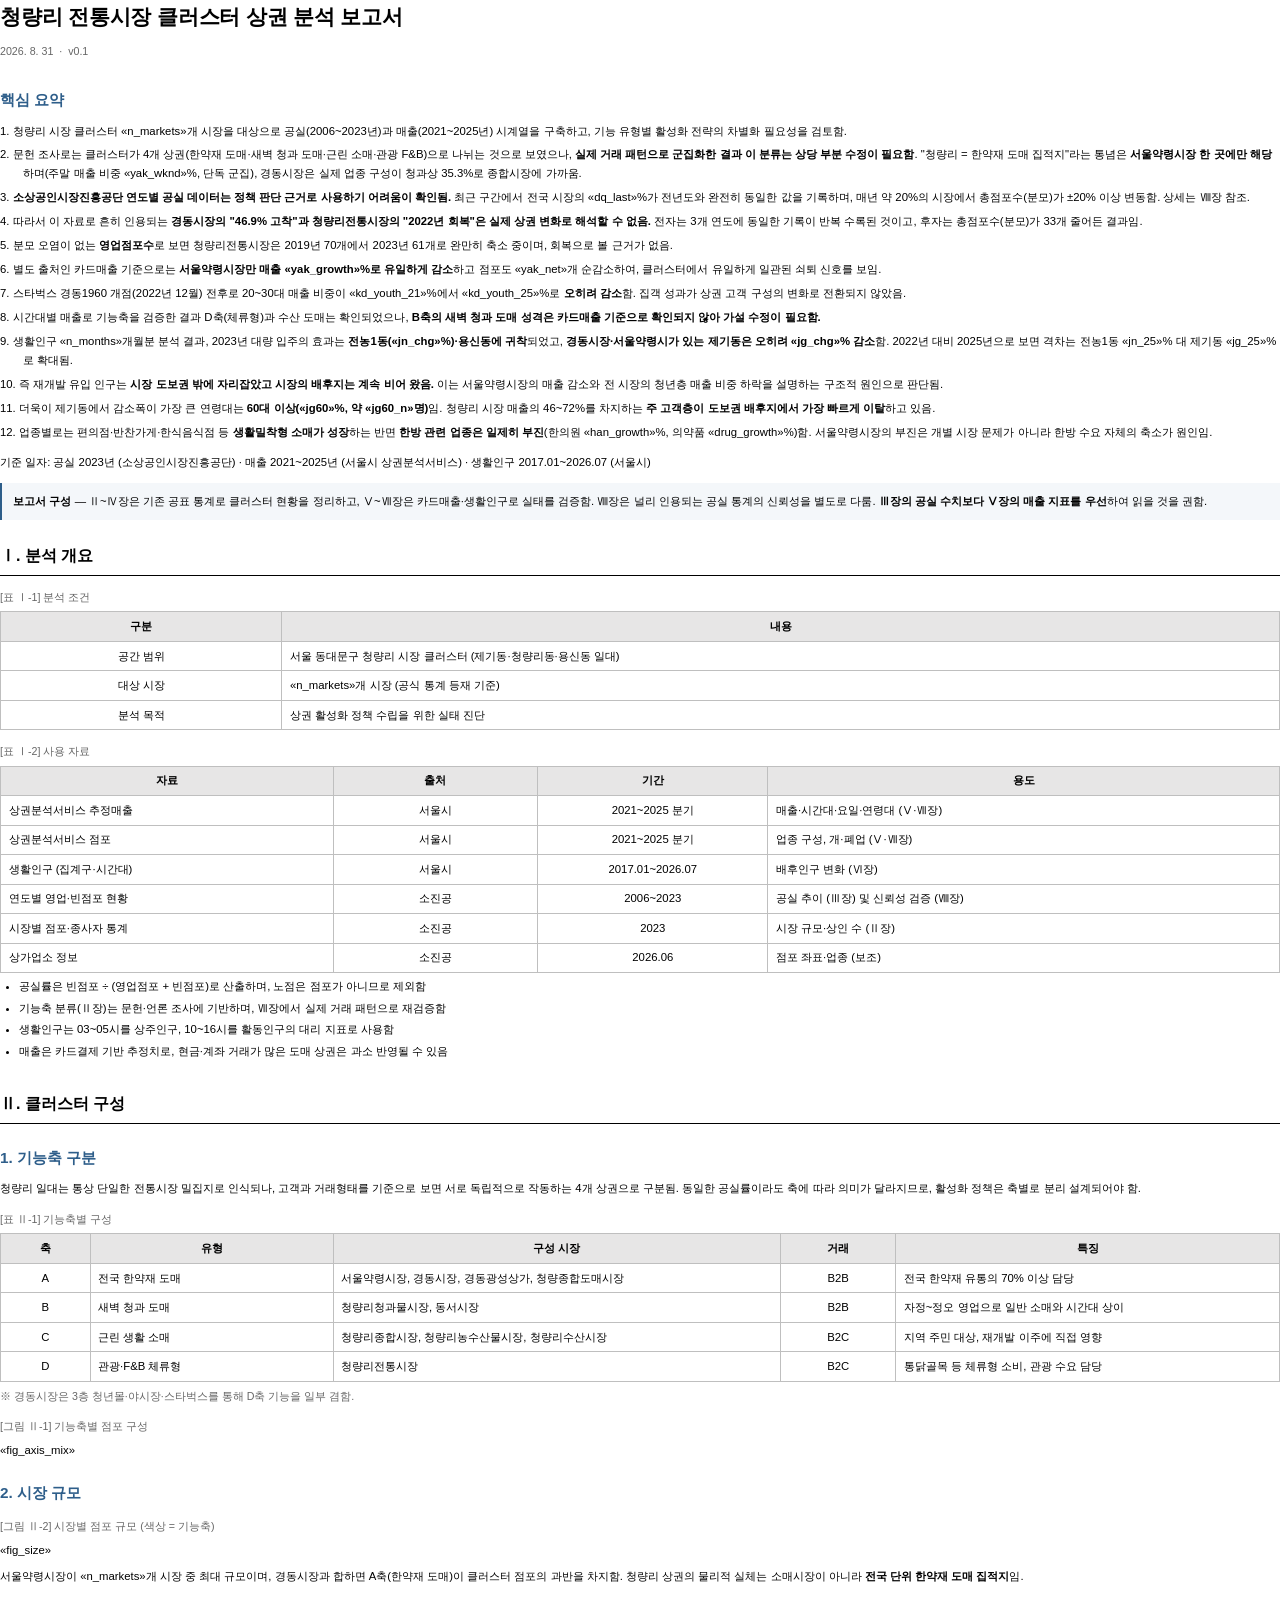
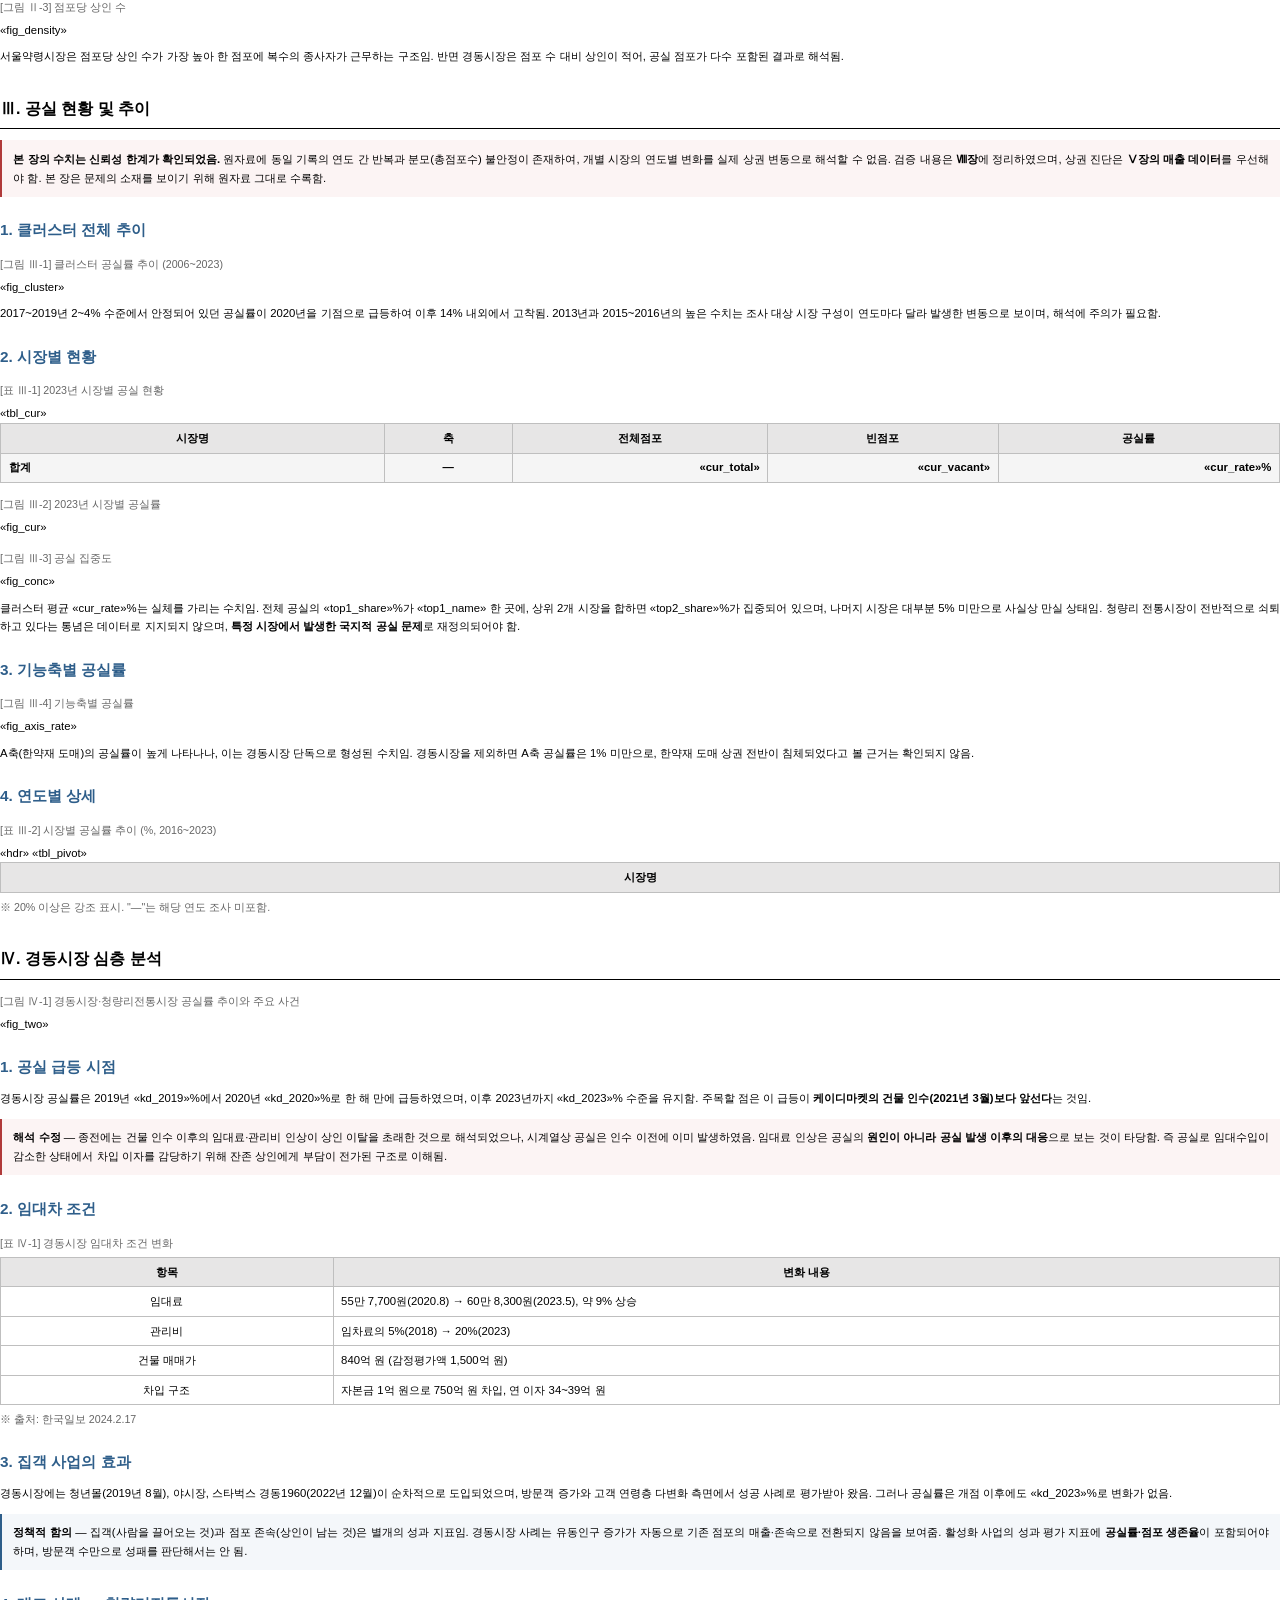
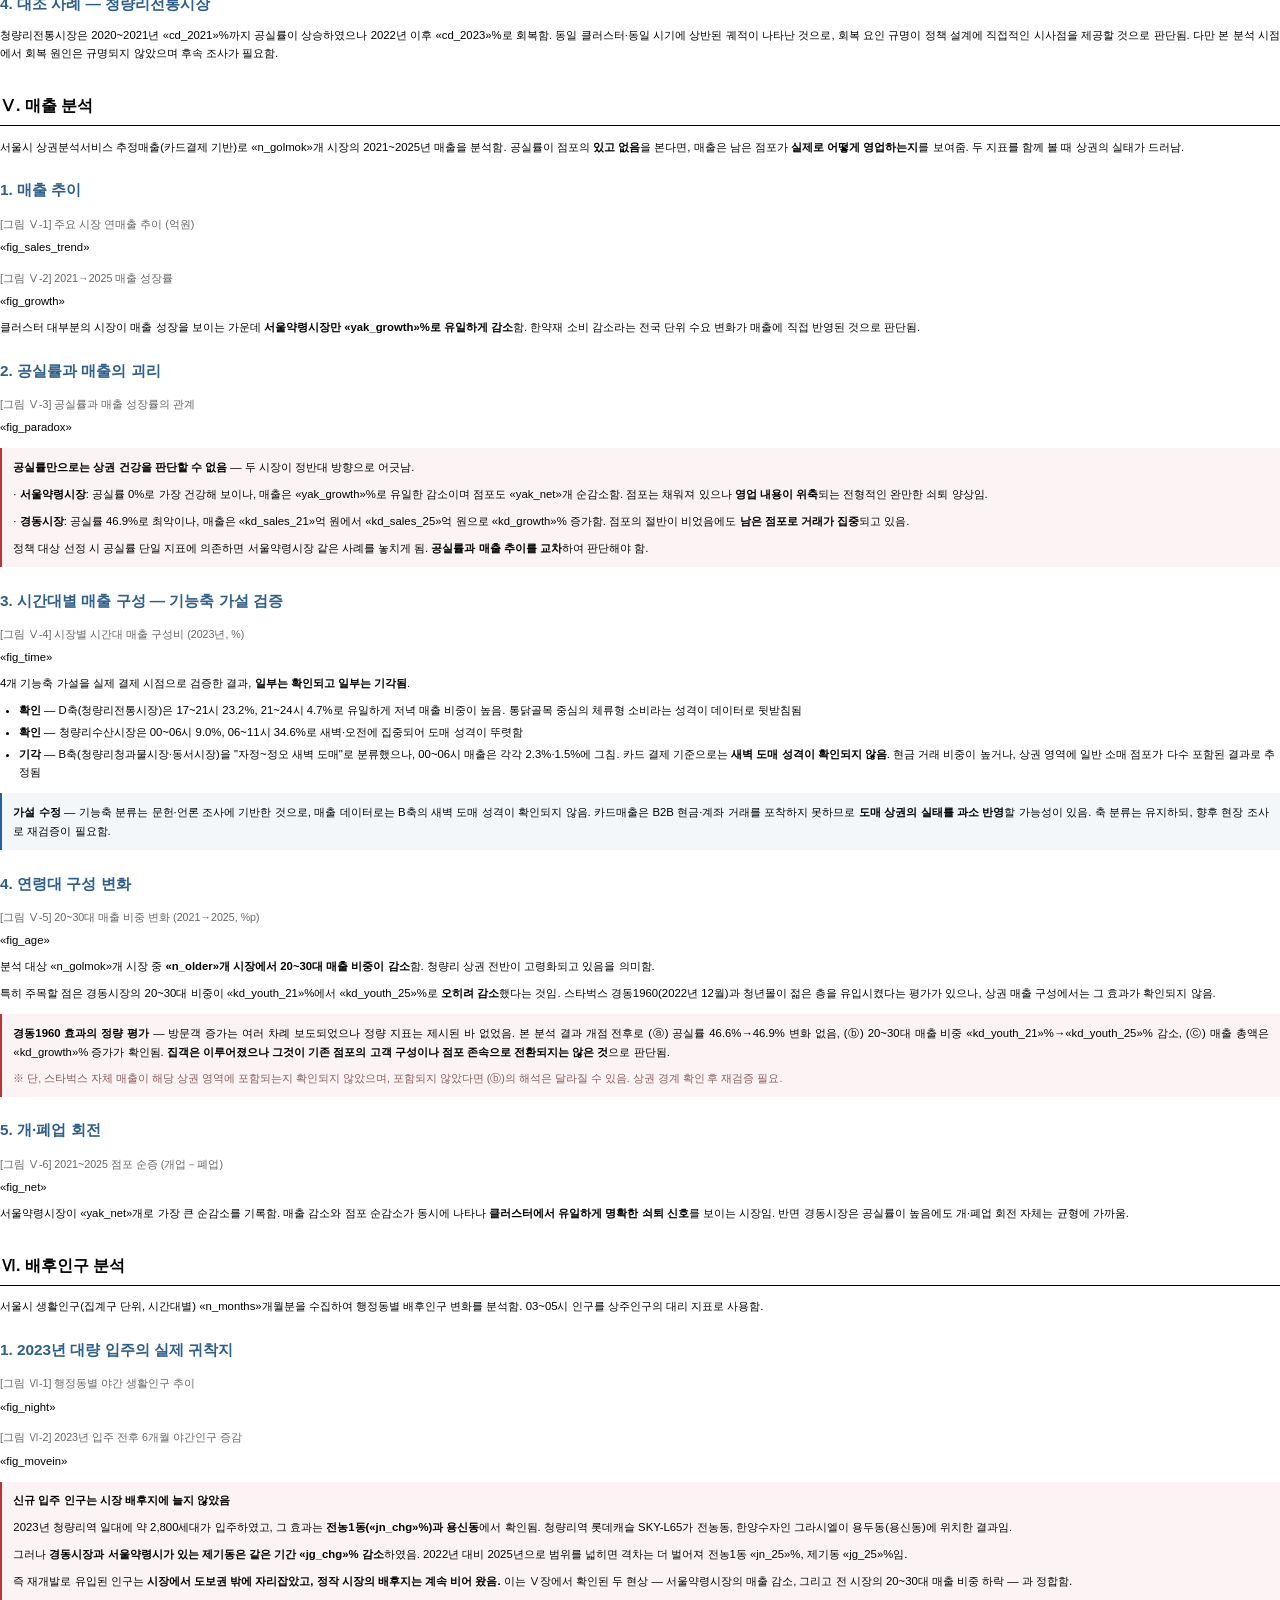
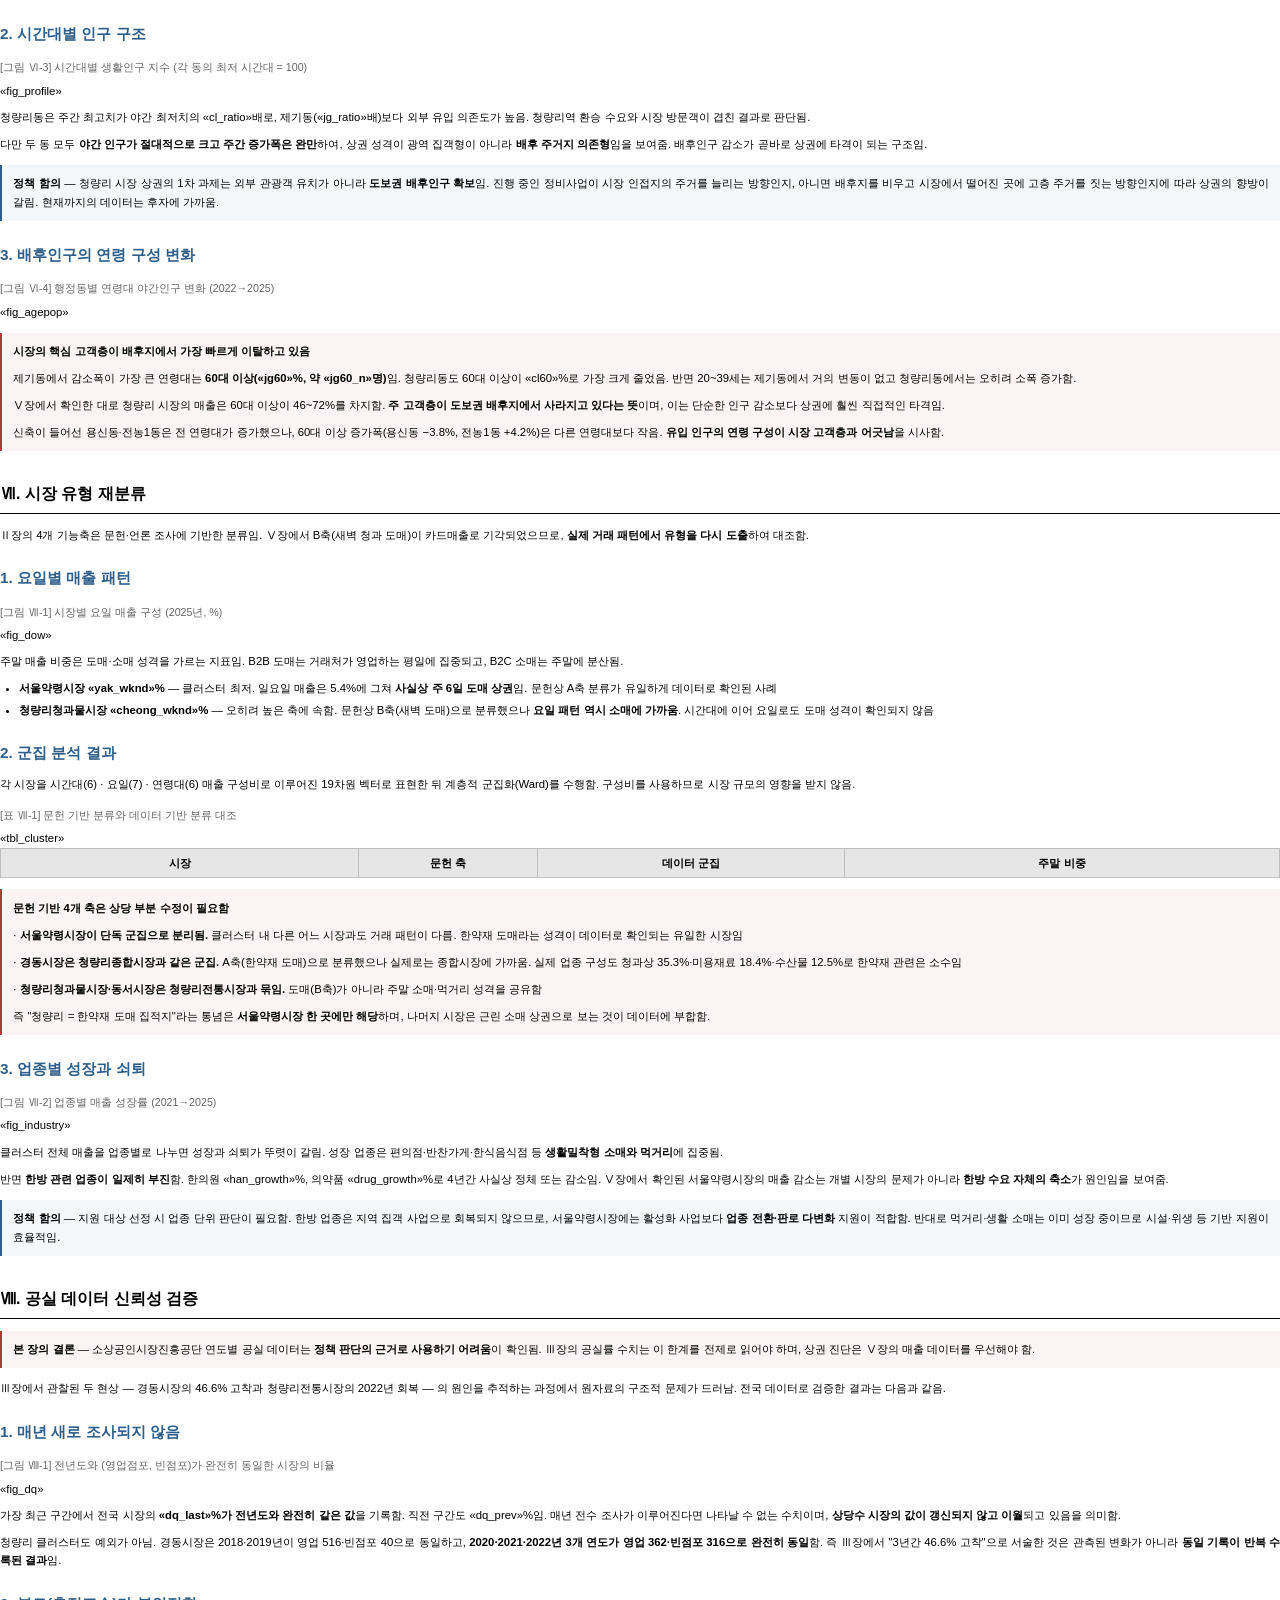
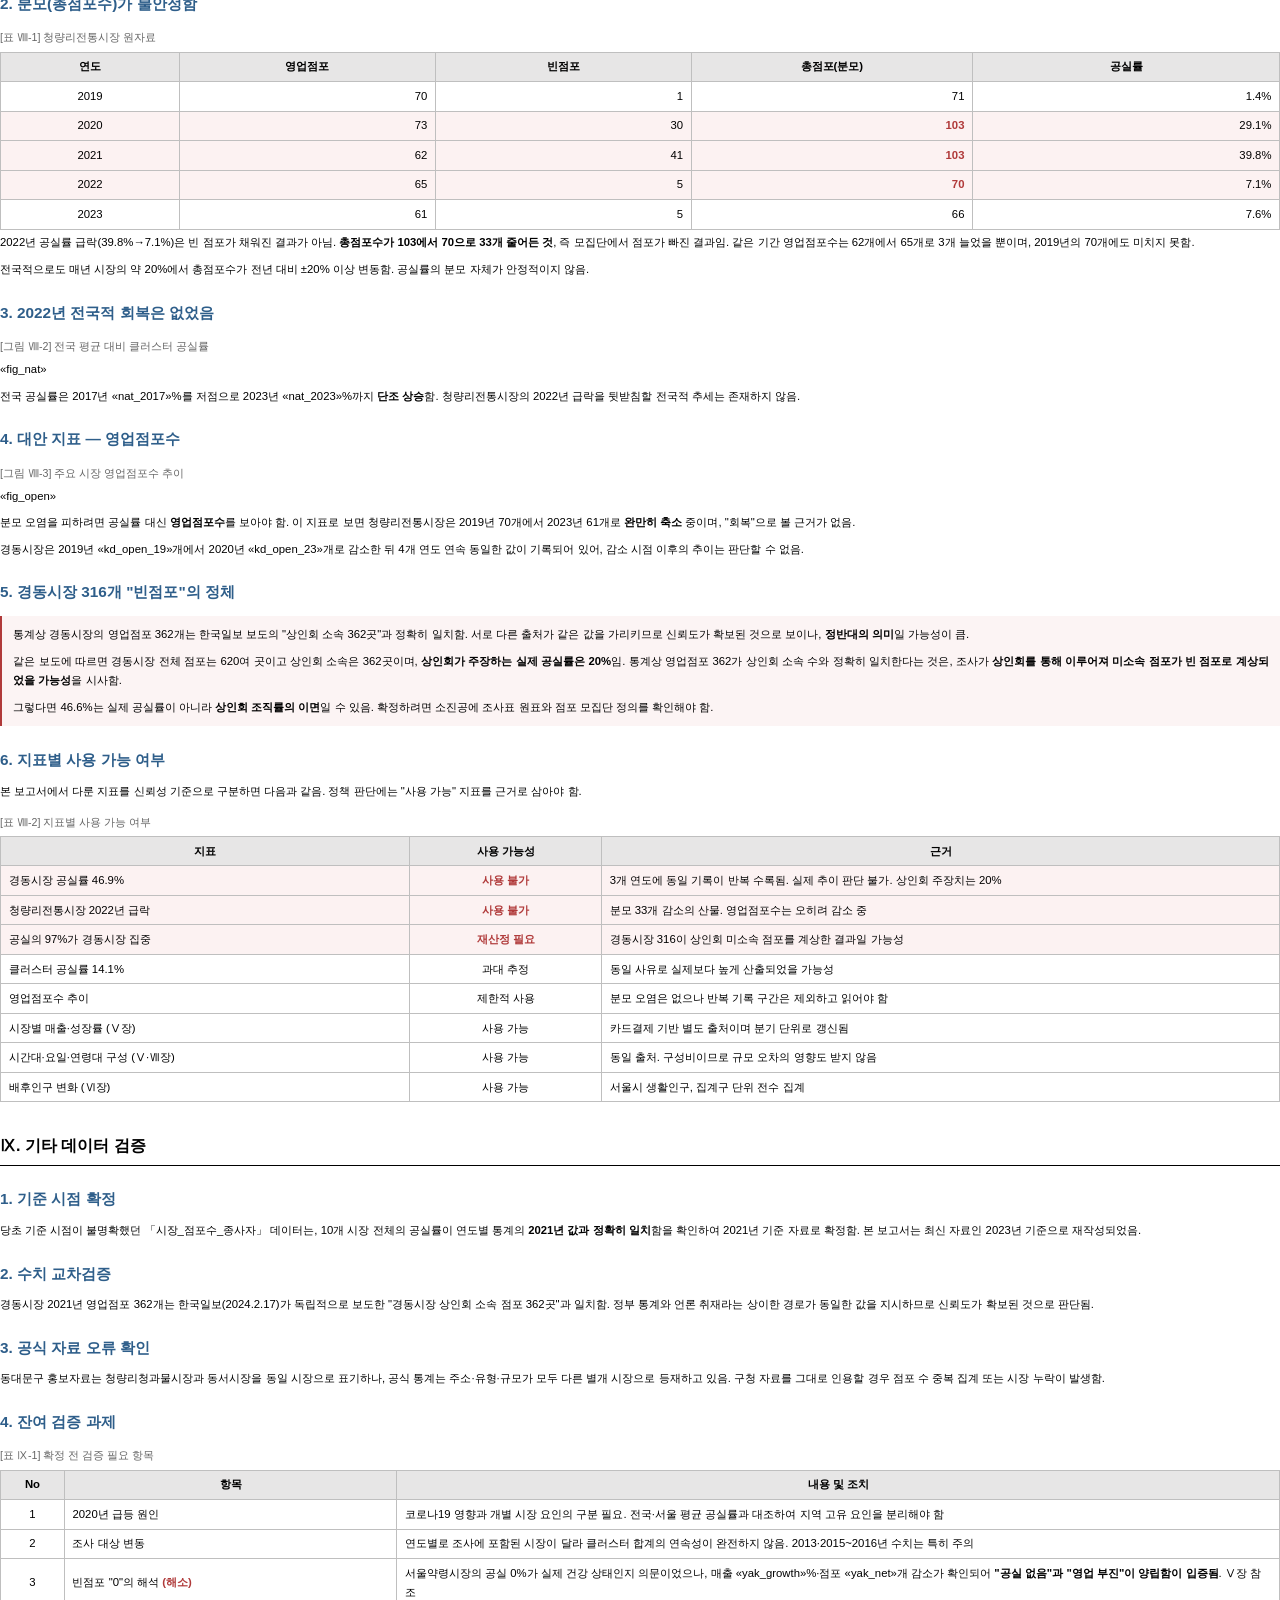
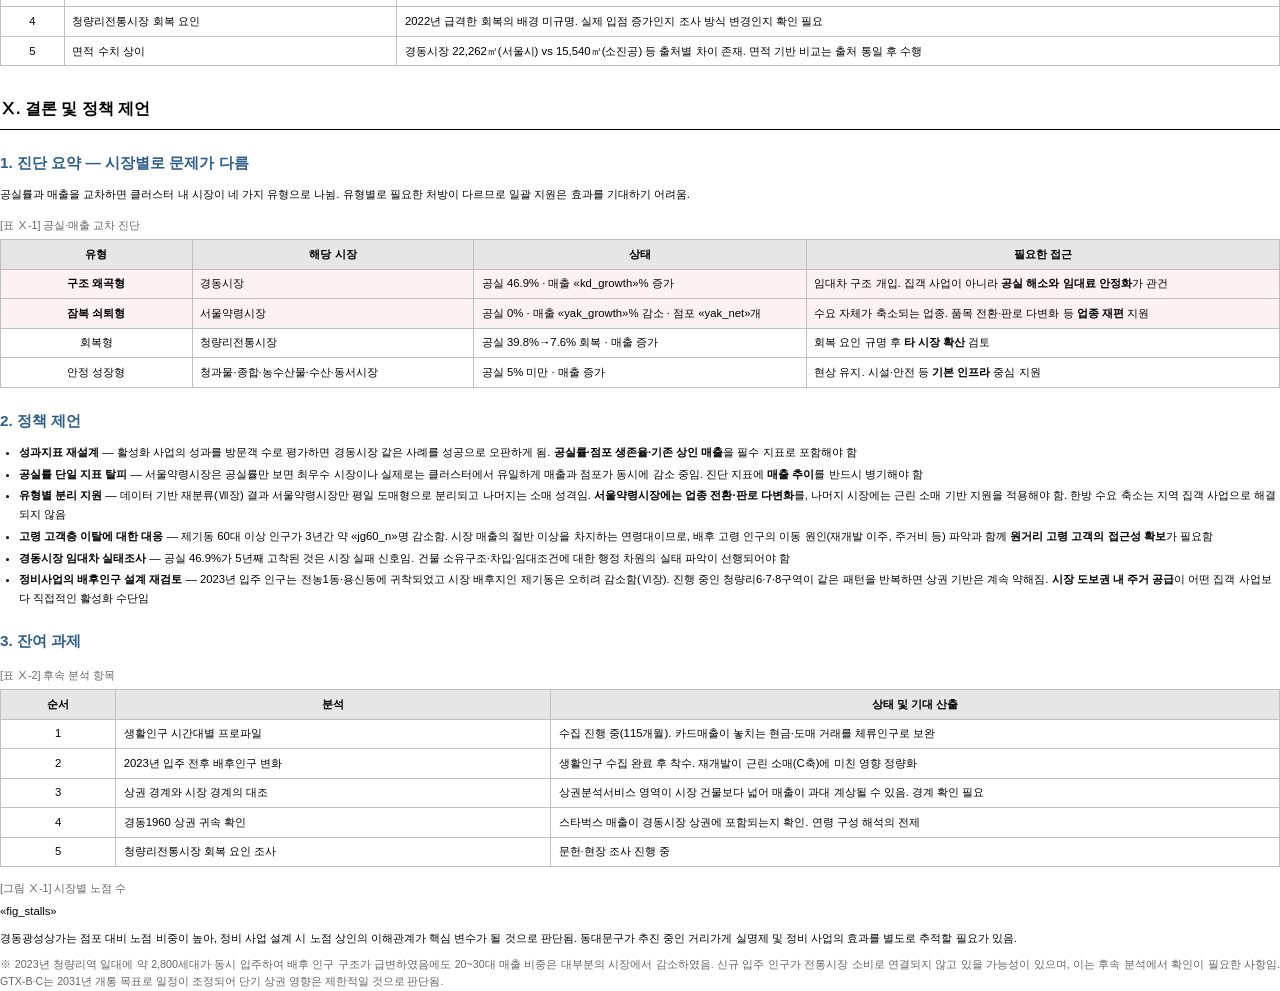
<file: src/report_template.html>
<!doctype html>
<html lang="ko">
<head>
<meta charset="utf-8">
<title>청량리 전통시장 클러스터 상권 분석 보고서</title>
<style>
  @page { size: A4; margin: 20mm 18mm 18mm 18mm; }
  :root {
    --ink: #000000; --muted: #666666; --accent: #2E5E8A;
    --rule: #BFBFBF; --th-bg: #E7E6E6; --warn: #B03A3A;
  }
  * { box-sizing: border-box; }
  body {
    font-family: "KoPub돋움체 Medium", "Apple SD Gothic Neo", "AppleGothic", sans-serif;
    font-size: 8.5pt; line-height: 1.65; color: var(--ink); margin: 0;
    -webkit-font-smoothing: antialiased;
  }
  .doc-title {
    font-family: "KoPub돋움체 Bold", "Apple SD Gothic Neo", sans-serif;
    font-size: 16pt; font-weight: 700; margin: 0 0 2mm; letter-spacing: -0.01em;
  }
  .doc-meta { font-size: 8pt; color: var(--muted); margin: 0 0 7mm; }
  h1 {
    font-size: 12pt; font-weight: 700; margin: 8mm 0 3mm;
    padding-bottom: 1.5mm; border-bottom: 1.2px solid var(--ink);
    page-break-after: avoid;
  }
  h1:first-of-type { margin-top: 6mm; }
  h2 {
    font-size: 11.5pt; font-weight: 700; color: var(--accent);
    margin: 5.5mm 0 2.5mm; page-break-after: avoid;
  }
  p { margin: 0 0 2.2mm; text-align: justify; }
  ul { margin: 0 0 2.5mm; padding-left: 5mm; }
  li { margin-bottom: 0.8mm; }
  .summary-list { margin: 0 0 3mm; padding-left: 0; list-style: none; }
  .summary-list li { margin-bottom: 1.4mm; padding-left: 6mm; text-indent: -6mm; }
  .caption { font-size: 8pt; color: var(--muted); margin: 3.5mm 0 1.2mm; page-break-after: avoid; }
  .note { font-size: 8pt; color: var(--muted); margin: 1.5mm 0 0; }
  table {
    width: 100%; border-collapse: collapse; font-size: 8.5pt;
    margin-bottom: 1mm; page-break-inside: avoid;
  }
  th, td { border: 0.5px solid var(--rule); padding: 1.3mm 2mm; vertical-align: middle; }
  th { background: var(--th-bg); font-weight: 700; text-align: center; }
  td.num { text-align: right; font-variant-numeric: tabular-nums; }
  td.ctr { text-align: center; }
  tr.total td { background: #F5F5F5; font-weight: 700; }
  tr.hi td { background: #FCF2F2; }
  .warn { color: var(--warn); font-weight: 700; }
  .figure { margin: 1mm 0 2mm; page-break-inside: avoid; }
  svg { display: block; }
  .callout {
    border-left: 2.5px solid var(--accent); background: #F4F7FA;
    padding: 2.5mm 3mm; margin: 3mm 0; page-break-inside: avoid;
  }
  .callout.alert { border-left-color: var(--warn); background: #FCF4F4; }
  .callout p:last-child { margin-bottom: 0; }
  .two-col { display: flex; gap: 4mm; page-break-inside: avoid; }
  .two-col > div { flex: 1; min-width: 0; }
</style>
</head>
<body>

<div class="doc-title">청량리 전통시장 클러스터 상권 분석 보고서</div>
<div class="doc-meta">2026. 8. 31 &nbsp;·&nbsp; v0.1</div>

<h2>핵심 요약</h2>
<ul class="summary-list">
  <li>1. 청량리 시장 클러스터 «n_markets»개 시장을 대상으로 공실(2006~2023년)과 매출(2021~2025년) 시계열을 구축하고, 기능 유형별 활성화 전략의 차별화 필요성을 검토함.</li>
  <li>2. 문헌 조사로는 클러스터가 4개 상권(한약재 도매·새벽 청과 도매·근린 소매·관광 F&amp;B)으로 나뉘는 것으로 보였으나, <strong>실제 거래 패턴으로 군집화한 결과 이 분류는 상당 부분 수정이 필요함</strong>. "청량리 = 한약재 도매 집적지"라는 통념은 <strong>서울약령시장 한 곳에만 해당</strong>하며(주말 매출 비중 «yak_wknd»%, 단독 군집), 경동시장은 실제 업종 구성이 청과상 35.3%로 종합시장에 가까움.</li>
  <li>3. <strong>소상공인시장진흥공단 연도별 공실 데이터는 정책 판단 근거로 사용하기 어려움이 확인됨.</strong> 최근 구간에서 전국 시장의 «dq_last»%가 전년도와 완전히 동일한 값을 기록하며, 매년 약 20%의 시장에서 총점포수(분모)가 ±20% 이상 변동함. 상세는 Ⅷ장 참조.</li>
  <li>4. 따라서 이 자료로 흔히 인용되는 <strong>경동시장의 "46.9% 고착"과 청량리전통시장의 "2022년 회복"은 실제 상권 변화로 해석할 수 없음.</strong> 전자는 3개 연도에 동일한 기록이 반복 수록된 것이고, 후자는 총점포수(분모)가 33개 줄어든 결과임.</li>
  <li>5. 분모 오염이 없는 <strong>영업점포수</strong>로 보면 청량리전통시장은 2019년 70개에서 2023년 61개로 완만히 축소 중이며, 회복으로 볼 근거가 없음.</li>
  <li>6. 별도 출처인 카드매출 기준으로는 <strong>서울약령시장만 매출 «yak_growth»%로 유일하게 감소</strong>하고 점포도 «yak_net»개 순감소하여, 클러스터에서 유일하게 일관된 쇠퇴 신호를 보임.</li>
  <li>7. 스타벅스 경동1960 개점(2022년 12월) 전후로 20~30대 매출 비중이 «kd_youth_21»%에서 «kd_youth_25»%로 <strong>오히려 감소</strong>함. 집객 성과가 상권 고객 구성의 변화로 전환되지 않았음.</li>
  <li>8. 시간대별 매출로 기능축을 검증한 결과 D축(체류형)과 수산 도매는 확인되었으나, <strong>B축의 새벽 청과 도매 성격은 카드매출 기준으로 확인되지 않아 가설 수정이 필요함.</strong></li>
  <li>9. 생활인구 «n_months»개월분 분석 결과, 2023년 대량 입주의 효과는 <strong>전농1동(«jn_chg»%)·용신동에 귀착</strong>되었고, <strong>경동시장·서울약령시가 있는 제기동은 오히려 «jg_chg»% 감소</strong>함. 2022년 대비 2025년으로 보면 격차는 전농1동 «jn_25»% 대 제기동 «jg_25»%로 확대됨.</li>
  <li>10. 즉 재개발 유입 인구는 <strong>시장 도보권 밖에 자리잡았고 시장의 배후지는 계속 비어 왔음.</strong> 이는 서울약령시장의 매출 감소와 전 시장의 청년층 매출 비중 하락을 설명하는 구조적 원인으로 판단됨.</li>
  <li>11. 더욱이 제기동에서 감소폭이 가장 큰 연령대는 <strong>60대 이상(«jg60»%, 약 «jg60_n»명)</strong>임. 청량리 시장 매출의 46~72%를 차지하는 <strong>주 고객층이 도보권 배후지에서 가장 빠르게 이탈</strong>하고 있음.</li>
  <li>12. 업종별로는 편의점·반찬가게·한식음식점 등 <strong>생활밀착형 소매가 성장</strong>하는 반면 <strong>한방 관련 업종은 일제히 부진</strong>(한의원 «han_growth»%, 의약품 «drug_growth»%)함. 서울약령시장의 부진은 개별 시장 문제가 아니라 한방 수요 자체의 축소가 원인임.</li>
</ul>

<p>기준 일자: 공실 2023년 (소상공인시장진흥공단) · 매출 2021~2025년 (서울시 상권분석서비스) · 생활인구 2017.01~2026.07 (서울시)</p>

<div class="callout">
  <p><strong>보고서 구성</strong> — Ⅱ~Ⅳ장은 기존 공표 통계로 클러스터 현황을 정리하고, Ⅴ~Ⅶ장은 카드매출·생활인구로 실태를 검증함. Ⅷ장은 널리 인용되는 공실 통계의 신뢰성을 별도로 다룸. <strong>Ⅲ장의 공실 수치보다 Ⅴ장의 매출 지표를 우선</strong>하여 읽을 것을 권함.</p>
</div>

<h1>Ⅰ. 분석 개요</h1>

<div class="caption">[표 Ⅰ-1] 분석 조건</div>
<table>
  <tr><th style="width:22%">구분</th><th>내용</th></tr>
  <tr><td class="ctr">공간 범위</td><td>서울 동대문구 청량리 시장 클러스터 (제기동·청량리동·용신동 일대)</td></tr>
  <tr><td class="ctr">대상 시장</td><td>«n_markets»개 시장 (공식 통계 등재 기준)</td></tr>
  <tr><td class="ctr">분석 목적</td><td>상권 활성화 정책 수립을 위한 실태 진단</td></tr>
</table>

<div class="caption">[표 Ⅰ-2] 사용 자료</div>
<table>
  <tr><th style="width:26%">자료</th><th style="width:16%">출처</th><th style="width:18%">기간</th><th>용도</th></tr>
  <tr><td>상권분석서비스 추정매출</td><td class="ctr">서울시</td><td class="ctr">2021~2025 분기</td><td>매출·시간대·요일·연령대 (Ⅴ·Ⅶ장)</td></tr>
  <tr><td>상권분석서비스 점포</td><td class="ctr">서울시</td><td class="ctr">2021~2025 분기</td><td>업종 구성, 개·폐업 (Ⅴ·Ⅶ장)</td></tr>
  <tr><td>생활인구 (집계구·시간대)</td><td class="ctr">서울시</td><td class="ctr">2017.01~2026.07</td><td>배후인구 변화 (Ⅵ장)</td></tr>
  <tr><td>연도별 영업·빈점포 현황</td><td class="ctr">소진공</td><td class="ctr">2006~2023</td><td>공실 추이 (Ⅲ장) 및 신뢰성 검증 (Ⅷ장)</td></tr>
  <tr><td>시장별 점포·종사자 통계</td><td class="ctr">소진공</td><td class="ctr">2023</td><td>시장 규모·상인 수 (Ⅱ장)</td></tr>
  <tr><td>상가업소 정보</td><td class="ctr">소진공</td><td class="ctr">2026.06</td><td>점포 좌표·업종 (보조)</td></tr>
</table>

<ul>
  <li>공실률은 빈점포 ÷ (영업점포 + 빈점포)로 산출하며, 노점은 점포가 아니므로 제외함</li>
  <li>기능축 분류(Ⅱ장)는 문헌·언론 조사에 기반하며, Ⅶ장에서 실제 거래 패턴으로 재검증함</li>
  <li>생활인구는 03~05시를 상주인구, 10~16시를 활동인구의 대리 지표로 사용함</li>
  <li>매출은 카드결제 기반 추정치로, 현금·계좌 거래가 많은 도매 상권은 과소 반영될 수 있음</li>
</ul>

<h1>Ⅱ. 클러스터 구성</h1>

<h2>1. 기능축 구분</h2>

<p>청량리 일대는 통상 단일한 전통시장 밀집지로 인식되나, 고객과 거래형태를 기준으로 보면 서로 독립적으로 작동하는 4개 상권으로 구분됨. 동일한 공실률이라도 축에 따라 의미가 달라지므로, 활성화 정책은 축별로 분리 설계되어야 함.</p>

<div class="caption">[표 Ⅱ-1] 기능축별 구성</div>
<table>
  <tr>
    <th style="width:7%">축</th><th style="width:19%">유형</th><th style="width:35%">구성 시장</th>
    <th style="width:9%">거래</th><th>특징</th>
  </tr>
  <tr>
    <td class="ctr">A</td><td>전국 한약재 도매</td>
    <td>서울약령시장, 경동시장, 경동광성상가, 청량종합도매시장</td>
    <td class="ctr">B2B</td><td>전국 한약재 유통의 70% 이상 담당</td>
  </tr>
  <tr>
    <td class="ctr">B</td><td>새벽 청과 도매</td>
    <td>청량리청과물시장, 동서시장</td>
    <td class="ctr">B2B</td><td>자정~정오 영업으로 일반 소매와 시간대 상이</td>
  </tr>
  <tr>
    <td class="ctr">C</td><td>근린 생활 소매</td>
    <td>청량리종합시장, 청량리농수산물시장, 청량리수산시장</td>
    <td class="ctr">B2C</td><td>지역 주민 대상, 재개발 이주에 직접 영향</td>
  </tr>
  <tr>
    <td class="ctr">D</td><td>관광·F&amp;B 체류형</td>
    <td>청량리전통시장</td>
    <td class="ctr">B2C</td><td>통닭골목 등 체류형 소비, 관광 수요 담당</td>
  </tr>
</table>
<p class="note">※ 경동시장은 3층 청년몰·야시장·스타벅스를 통해 D축 기능을 일부 겸함.</p>

<div class="caption">[그림 Ⅱ-1] 기능축별 점포 구성</div>
<div class="figure">«fig_axis_mix»</div>

<h2>2. 시장 규모</h2>

<div class="caption">[그림 Ⅱ-2] 시장별 점포 규모 (색상 = 기능축)</div>
<div class="figure">«fig_size»</div>

<p>서울약령시장이 «n_markets»개 시장 중 최대 규모이며, 경동시장과 합하면 A축(한약재 도매)이 클러스터 점포의 과반을 차지함. 청량리 상권의 물리적 실체는 소매시장이 아니라 <strong>전국 단위 한약재 도매 집적지</strong>임.</p>

<div class="caption">[그림 Ⅱ-3] 점포당 상인 수</div>
<div class="figure">«fig_density»</div>

<p>서울약령시장은 점포당 상인 수가 가장 높아 한 점포에 복수의 종사자가 근무하는 구조임. 반면 경동시장은 점포 수 대비 상인이 적어, 공실 점포가 다수 포함된 결과로 해석됨.</p>

<h1>Ⅲ. 공실 현황 및 추이</h1>

<div class="callout alert">
  <p><strong>본 장의 수치는 신뢰성 한계가 확인되었음.</strong> 원자료에 동일 기록의 연도 간 반복과 분모(총점포수) 불안정이 존재하여, 개별 시장의 연도별 변화를 실제 상권 변동으로 해석할 수 없음. 검증 내용은 <strong>Ⅷ장</strong>에 정리하였으며, 상권 진단은 <strong>Ⅴ장의 매출 데이터</strong>를 우선해야 함. 본 장은 문제의 소재를 보이기 위해 원자료 그대로 수록함.</p>
</div>

<h2>1. 클러스터 전체 추이</h2>

<div class="caption">[그림 Ⅲ-1] 클러스터 공실률 추이 (2006~2023)</div>
<div class="figure">«fig_cluster»</div>

<p>2017~2019년 2~4% 수준에서 안정되어 있던 공실률이 2020년을 기점으로 급등하여 이후 14% 내외에서 고착됨. 2013년과 2015~2016년의 높은 수치는 조사 대상 시장 구성이 연도마다 달라 발생한 변동으로 보이며, 해석에 주의가 필요함.</p>

<h2>2. 시장별 현황</h2>

<div class="caption">[표 Ⅲ-1] 2023년 시장별 공실 현황</div>
<table>
  <tr>
    <th style="width:30%">시장명</th><th style="width:10%">축</th>
    <th style="width:20%">전체점포</th><th style="width:18%">빈점포</th><th>공실률</th>
  </tr>
  «tbl_cur»
  <tr class="total"><td>합계</td><td class="ctr">—</td><td class="num">«cur_total»</td><td class="num">«cur_vacant»</td><td class="num">«cur_rate»%</td></tr>
</table>

<div class="caption">[그림 Ⅲ-2] 2023년 시장별 공실률</div>
<div class="figure">«fig_cur»</div>

<div class="caption">[그림 Ⅲ-3] 공실 집중도</div>
<div class="figure">«fig_conc»</div>

<p>클러스터 평균 «cur_rate»%는 실체를 가리는 수치임. 전체 공실의 «top1_share»%가 «top1_name» 한 곳에, 상위 2개 시장을 합하면 «top2_share»%가 집중되어 있으며, 나머지 시장은 대부분 5% 미만으로 사실상 만실 상태임. 청량리 전통시장이 전반적으로 쇠퇴하고 있다는 통념은 데이터로 지지되지 않으며, <strong>특정 시장에서 발생한 국지적 공실 문제</strong>로 재정의되어야 함.</p>

<h2>3. 기능축별 공실률</h2>

<div class="caption">[그림 Ⅲ-4] 기능축별 공실률</div>
<div class="figure">«fig_axis_rate»</div>

<p>A축(한약재 도매)의 공실률이 높게 나타나나, 이는 경동시장 단독으로 형성된 수치임. 경동시장을 제외하면 A축 공실률은 1% 미만으로, 한약재 도매 상권 전반이 침체되었다고 볼 근거는 확인되지 않음.</p>

<h2>4. 연도별 상세</h2>

<div class="caption">[표 Ⅲ-2] 시장별 공실률 추이 (%, 2016~2023)</div>
<table>
  <tr><th style="width:24%">시장명</th>«hdr»</tr>
  «tbl_pivot»
</table>
<p class="note">※ 20% 이상은 강조 표시. "—"는 해당 연도 조사 미포함.</p>

<h1>Ⅳ. 경동시장 심층 분석</h1>

<div class="caption">[그림 Ⅳ-1] 경동시장·청량리전통시장 공실률 추이와 주요 사건</div>
<div class="figure">«fig_two»</div>

<h2>1. 공실 급등 시점</h2>

<p>경동시장 공실률은 2019년 «kd_2019»%에서 2020년 «kd_2020»%로 한 해 만에 급등하였으며, 이후 2023년까지 «kd_2023»% 수준을 유지함. 주목할 점은 이 급등이 <strong>케이디마켓의 건물 인수(2021년 3월)보다 앞선다</strong>는 것임.</p>

<div class="callout alert">
  <p><strong>해석 수정</strong> — 종전에는 건물 인수 이후의 임대료·관리비 인상이 상인 이탈을 초래한 것으로 해석되었으나, 시계열상 공실은 인수 이전에 이미 발생하였음. 임대료 인상은 공실의 <strong>원인이 아니라 공실 발생 이후의 대응</strong>으로 보는 것이 타당함. 즉 공실로 임대수입이 감소한 상태에서 차입 이자를 감당하기 위해 잔존 상인에게 부담이 전가된 구조로 이해됨.</p>
</div>

<h2>2. 임대차 조건</h2>

<div class="caption">[표 Ⅳ-1] 경동시장 임대차 조건 변화</div>
<table>
  <tr><th style="width:26%">항목</th><th>변화 내용</th></tr>
  <tr><td class="ctr">임대료</td><td>55만 7,700원(2020.8) → 60만 8,300원(2023.5), 약 9% 상승</td></tr>
  <tr><td class="ctr">관리비</td><td>임차료의 5%(2018) → 20%(2023)</td></tr>
  <tr><td class="ctr">건물 매매가</td><td>840억 원 (감정평가액 1,500억 원)</td></tr>
  <tr><td class="ctr">차입 구조</td><td>자본금 1억 원으로 750억 원 차입, 연 이자 34~39억 원</td></tr>
</table>
<p class="note">※ 출처: 한국일보 2024.2.17</p>

<h2>3. 집객 사업의 효과</h2>

<p>경동시장에는 청년몰(2019년 8월), 야시장, 스타벅스 경동1960(2022년 12월)이 순차적으로 도입되었으며, 방문객 증가와 고객 연령층 다변화 측면에서 성공 사례로 평가받아 왔음. 그러나 공실률은 개점 이후에도 «kd_2023»%로 변화가 없음.</p>

<div class="callout">
  <p><strong>정책적 함의</strong> — 집객(사람을 끌어오는 것)과 점포 존속(상인이 남는 것)은 별개의 성과 지표임. 경동시장 사례는 유동인구 증가가 자동으로 기존 점포의 매출·존속으로 전환되지 않음을 보여줌. 활성화 사업의 성과 평가 지표에 <strong>공실률·점포 생존율</strong>이 포함되어야 하며, 방문객 수만으로 성패를 판단해서는 안 됨.</p>
</div>

<h2>4. 대조 사례 — 청량리전통시장</h2>

<p>청량리전통시장은 2020~2021년 «cd_2021»%까지 공실률이 상승하였으나 2022년 이후 «cd_2023»%로 회복함. 동일 클러스터·동일 시기에 상반된 궤적이 나타난 것으로, 회복 요인 규명이 정책 설계에 직접적인 시사점을 제공할 것으로 판단됨. 다만 본 분석 시점에서 회복 원인은 규명되지 않았으며 후속 조사가 필요함.</p>

<h1>Ⅴ. 매출 분석</h1>

<p>서울시 상권분석서비스 추정매출(카드결제 기반)로 «n_golmok»개 시장의 2021~2025년 매출을 분석함. 공실률이 점포의 <strong>있고 없음</strong>을 본다면, 매출은 남은 점포가 <strong>실제로 어떻게 영업하는지</strong>를 보여줌. 두 지표를 함께 볼 때 상권의 실태가 드러남.</p>

<h2>1. 매출 추이</h2>

<div class="caption">[그림 Ⅴ-1] 주요 시장 연매출 추이 (억원)</div>
<div class="figure">«fig_sales_trend»</div>

<div class="caption">[그림 Ⅴ-2] 2021→2025 매출 성장률</div>
<div class="figure">«fig_growth»</div>

<p>클러스터 대부분의 시장이 매출 성장을 보이는 가운데 <strong>서울약령시장만 «yak_growth»%로 유일하게 감소</strong>함. 한약재 소비 감소라는 전국 단위 수요 변화가 매출에 직접 반영된 것으로 판단됨.</p>

<h2>2. 공실률과 매출의 괴리</h2>

<div class="caption">[그림 Ⅴ-3] 공실률과 매출 성장률의 관계</div>
<div class="figure">«fig_paradox»</div>

<div class="callout alert">
  <p><strong>공실률만으로는 상권 건강을 판단할 수 없음</strong> — 두 시장이 정반대 방향으로 어긋남.</p>
  <p>· <strong>서울약령시장</strong>: 공실률 0%로 가장 건강해 보이나, 매출은 «yak_growth»%로 유일한 감소이며 점포도 «yak_net»개 순감소함. 점포는 채워져 있으나 <strong>영업 내용이 위축</strong>되는 전형적인 완만한 쇠퇴 양상임.</p>
  <p>· <strong>경동시장</strong>: 공실률 46.9%로 최악이나, 매출은 «kd_sales_21»억 원에서 «kd_sales_25»억 원으로 «kd_growth»% 증가함. 점포의 절반이 비었음에도 <strong>남은 점포로 거래가 집중</strong>되고 있음.</p>
  <p>정책 대상 선정 시 공실률 단일 지표에 의존하면 서울약령시장 같은 사례를 놓치게 됨. <strong>공실률과 매출 추이를 교차</strong>하여 판단해야 함.</p>
</div>

<h2>3. 시간대별 매출 구성 — 기능축 가설 검증</h2>

<div class="caption">[그림 Ⅴ-4] 시장별 시간대 매출 구성비 (2023년, %)</div>
<div class="figure">«fig_time»</div>

<p>4개 기능축 가설을 실제 결제 시점으로 검증한 결과, <strong>일부는 확인되고 일부는 기각됨</strong>.</p>

<ul>
  <li><strong>확인</strong> — D축(청량리전통시장)은 17~21시 23.2%, 21~24시 4.7%로 유일하게 저녁 매출 비중이 높음. 통닭골목 중심의 체류형 소비라는 성격이 데이터로 뒷받침됨</li>
  <li><strong>확인</strong> — 청량리수산시장은 00~06시 9.0%, 06~11시 34.6%로 새벽·오전에 집중되어 도매 성격이 뚜렷함</li>
  <li><strong>기각</strong> — B축(청량리청과물시장·동서시장)을 "자정~정오 새벽 도매"로 분류했으나, 00~06시 매출은 각각 2.3%·1.5%에 그침. 카드 결제 기준으로는 <strong>새벽 도매 성격이 확인되지 않음</strong>. 현금 거래 비중이 높거나, 상권 영역에 일반 소매 점포가 다수 포함된 결과로 추정됨</li>
</ul>

<div class="callout">
  <p><strong>가설 수정</strong> — 기능축 분류는 문헌·언론 조사에 기반한 것으로, 매출 데이터로는 B축의 새벽 도매 성격이 확인되지 않음. 카드매출은 B2B 현금·계좌 거래를 포착하지 못하므로 <strong>도매 상권의 실태를 과소 반영</strong>할 가능성이 있음. 축 분류는 유지하되, 향후 현장 조사로 재검증이 필요함.</p>
</div>

<h2>4. 연령대 구성 변화</h2>

<div class="caption">[그림 Ⅴ-5] 20~30대 매출 비중 변화 (2021→2025, %p)</div>
<div class="figure">«fig_age»</div>

<p>분석 대상 «n_golmok»개 시장 중 <strong>«n_older»개 시장에서 20~30대 매출 비중이 감소</strong>함. 청량리 상권 전반이 고령화되고 있음을 의미함.</p>

<p>특히 주목할 점은 경동시장의 20~30대 비중이 «kd_youth_21»%에서 «kd_youth_25»%로 <strong>오히려 감소</strong>했다는 것임. 스타벅스 경동1960(2022년 12월)과 청년몰이 젊은 층을 유입시켰다는 평가가 있으나, 상권 매출 구성에서는 그 효과가 확인되지 않음.</p>

<div class="callout alert">
  <p><strong>경동1960 효과의 정량 평가</strong> — 방문객 증가는 여러 차례 보도되었으나 정량 지표는 제시된 바 없었음. 본 분석 결과 개점 전후로 (ⓐ) 공실률 46.6%→46.9% 변화 없음, (ⓑ) 20~30대 매출 비중 «kd_youth_21»%→«kd_youth_25»% 감소, (ⓒ) 매출 총액은 «kd_growth»% 증가가 확인됨. <strong>집객은 이루어졌으나 그것이 기존 점포의 고객 구성이나 점포 존속으로 전환되지는 않은 것</strong>으로 판단됨.</p>
  <p class="note" style="color:#8a5a5a">※ 단, 스타벅스 자체 매출이 해당 상권 영역에 포함되는지 확인되지 않았으며, 포함되지 않았다면 (ⓑ)의 해석은 달라질 수 있음. 상권 경계 확인 후 재검증 필요.</p>
</div>

<h2>5. 개·폐업 회전</h2>

<div class="caption">[그림 Ⅴ-6] 2021~2025 점포 순증 (개업－폐업)</div>
<div class="figure">«fig_net»</div>

<p>서울약령시장이 «yak_net»개로 가장 큰 순감소를 기록함. 매출 감소와 점포 순감소가 동시에 나타나 <strong>클러스터에서 유일하게 명확한 쇠퇴 신호</strong>를 보이는 시장임. 반면 경동시장은 공실률이 높음에도 개·폐업 회전 자체는 균형에 가까움.</p>

<h1>Ⅵ. 배후인구 분석</h1>

<p>서울시 생활인구(집계구 단위, 시간대별) «n_months»개월분을 수집하여 행정동별 배후인구 변화를 분석함. 03~05시 인구를 상주인구의 대리 지표로 사용함.</p>

<h2>1. 2023년 대량 입주의 실제 귀착지</h2>

<div class="caption">[그림 Ⅵ-1] 행정동별 야간 생활인구 추이</div>
<div class="figure">«fig_night»</div>

<div class="caption">[그림 Ⅵ-2] 2023년 입주 전후 6개월 야간인구 증감</div>
<div class="figure">«fig_movein»</div>

<div class="callout alert">
  <p><strong>신규 입주 인구는 시장 배후지에 늘지 않았음</strong></p>
  <p>2023년 청량리역 일대에 약 2,800세대가 입주하였고, 그 효과는 <strong>전농1동(«jn_chg»%)과 용신동</strong>에서 확인됨. 청량리역 롯데캐슬 SKY-L65가 전농동, 한양수자인 그라시엘이 용두동(용신동)에 위치한 결과임.</p>
  <p>그러나 <strong>경동시장과 서울약령시가 있는 제기동은 같은 기간 «jg_chg»% 감소</strong>하였음. 2022년 대비 2025년으로 범위를 넓히면 격차는 더 벌어져 전농1동 «jn_25»%, 제기동 «jg_25»%임.</p>
  <p>즉 재개발로 유입된 인구는 <strong>시장에서 도보권 밖에 자리잡았고, 정작 시장의 배후지는 계속 비어 왔음.</strong> 이는 Ⅴ장에서 확인된 두 현상 — 서울약령시장의 매출 감소, 그리고 전 시장의 20~30대 매출 비중 하락 — 과 정합함.</p>
</div>

<h2>2. 시간대별 인구 구조</h2>

<div class="caption">[그림 Ⅵ-3] 시간대별 생활인구 지수 (각 동의 최저 시간대 = 100)</div>
<div class="figure">«fig_profile»</div>

<p>청량리동은 주간 최고치가 야간 최저치의 «cl_ratio»배로, 제기동(«jg_ratio»배)보다 외부 유입 의존도가 높음. 청량리역 환승 수요와 시장 방문객이 겹친 결과로 판단됨.</p>

<p>다만 두 동 모두 <strong>야간 인구가 절대적으로 크고 주간 증가폭은 완만</strong>하여, 상권 성격이 광역 집객형이 아니라 <strong>배후 주거지 의존형</strong>임을 보여줌. 배후인구 감소가 곧바로 상권에 타격이 되는 구조임.</p>

<div class="callout">
  <p><strong>정책 함의</strong> — 청량리 시장 상권의 1차 과제는 외부 관광객 유치가 아니라 <strong>도보권 배후인구 확보</strong>임. 진행 중인 정비사업이 시장 인접지의 주거를 늘리는 방향인지, 아니면 배후지를 비우고 시장에서 떨어진 곳에 고층 주거를 짓는 방향인지에 따라 상권의 향방이 갈림. 현재까지의 데이터는 후자에 가까움.</p>
</div>

<h2>3. 배후인구의 연령 구성 변화</h2>

<div class="caption">[그림 Ⅵ-4] 행정동별 연령대 야간인구 변화 (2022→2025)</div>
<div class="figure">«fig_agepop»</div>

<div class="callout alert">
  <p><strong>시장의 핵심 고객층이 배후지에서 가장 빠르게 이탈하고 있음</strong></p>
  <p>제기동에서 감소폭이 가장 큰 연령대는 <strong>60대 이상(«jg60»%, 약 «jg60_n»명)</strong>임. 청량리동도 60대 이상이 «cl60»%로 가장 크게 줄었음. 반면 20~39세는 제기동에서 거의 변동이 없고 청량리동에서는 오히려 소폭 증가함.</p>
  <p>Ⅴ장에서 확인한 대로 청량리 시장의 매출은 60대 이상이 46~72%를 차지함. <strong>주 고객층이 도보권 배후지에서 사라지고 있다는 뜻</strong>이며, 이는 단순한 인구 감소보다 상권에 훨씬 직접적인 타격임.</p>
  <p>신축이 들어선 용신동·전농1동은 전 연령대가 증가했으나, 60대 이상 증가폭(용신동 −3.8%, 전농1동 +4.2%)은 다른 연령대보다 작음. <strong>유입 인구의 연령 구성이 시장 고객층과 어긋남</strong>을 시사함.</p>
</div>

<h1>Ⅶ. 시장 유형 재분류</h1>

<p>Ⅱ장의 4개 기능축은 문헌·언론 조사에 기반한 분류임. Ⅴ장에서 B축(새벽 청과 도매)이 카드매출로 기각되었으므로, <strong>실제 거래 패턴에서 유형을 다시 도출</strong>하여 대조함.</p>

<h2>1. 요일별 매출 패턴</h2>

<div class="caption">[그림 Ⅶ-1] 시장별 요일 매출 구성 (2025년, %)</div>
<div class="figure">«fig_dow»</div>

<p>주말 매출 비중은 도매·소매 성격을 가르는 지표임. B2B 도매는 거래처가 영업하는 평일에 집중되고, B2C 소매는 주말에 분산됨.</p>

<ul>
  <li><strong>서울약령시장 «yak_wknd»%</strong> — 클러스터 최저. 일요일 매출은 5.4%에 그쳐 <strong>사실상 주 6일 도매 상권</strong>임. 문헌상 A축 분류가 유일하게 데이터로 확인된 사례</li>
  <li><strong>청량리청과물시장 «cheong_wknd»%</strong> — 오히려 높은 축에 속함. 문헌상 B축(새벽 도매)으로 분류했으나 <strong>요일 패턴 역시 소매에 가까움</strong>. 시간대에 이어 요일로도 도매 성격이 확인되지 않음</li>
</ul>

<h2>2. 군집 분석 결과</h2>

<p>각 시장을 시간대(6) · 요일(7) · 연령대(6) 매출 구성비로 이루어진 19차원 벡터로 표현한 뒤 계층적 군집화(Ward)를 수행함. 구성비를 사용하므로 시장 규모의 영향을 받지 않음.</p>

<div class="caption">[표 Ⅶ-1] 문헌 기반 분류와 데이터 기반 분류 대조</div>
<table>
  <tr><th style="width:28%">시장</th><th style="width:14%">문헌 축</th><th style="width:24%">데이터 군집</th><th>주말 비중</th></tr>
  «tbl_cluster»
</table>

<div class="callout alert">
  <p><strong>문헌 기반 4개 축은 상당 부분 수정이 필요함</strong></p>
  <p>· <strong>서울약령시장이 단독 군집으로 분리됨.</strong> 클러스터 내 다른 어느 시장과도 거래 패턴이 다름. 한약재 도매라는 성격이 데이터로 확인되는 유일한 시장임</p>
  <p>· <strong>경동시장은 청량리종합시장과 같은 군집.</strong> A축(한약재 도매)으로 분류했으나 실제로는 종합시장에 가까움. 실제 업종 구성도 청과상 35.3%·미용재료 18.4%·수산물 12.5%로 한약재 관련은 소수임</p>
  <p>· <strong>청량리청과물시장·동서시장은 청량리전통시장과 묶임.</strong> 도매(B축)가 아니라 주말 소매·먹거리 성격을 공유함</p>
  <p>즉 "청량리 = 한약재 도매 집적지"라는 통념은 <strong>서울약령시장 한 곳에만 해당</strong>하며, 나머지 시장은 근린 소매 상권으로 보는 것이 데이터에 부합함.</p>
</div>

<h2>3. 업종별 성장과 쇠퇴</h2>

<div class="caption">[그림 Ⅶ-2] 업종별 매출 성장률 (2021→2025)</div>
<div class="figure">«fig_industry»</div>

<p>클러스터 전체 매출을 업종별로 나누면 성장과 쇠퇴가 뚜렷이 갈림. 성장 업종은 편의점·반찬가게·한식음식점 등 <strong>생활밀착형 소매와 먹거리</strong>에 집중됨.</p>

<p>반면 <strong>한방 관련 업종이 일제히 부진</strong>함. 한의원 «han_growth»%, 의약품 «drug_growth»%로 4년간 사실상 정체 또는 감소임. Ⅴ장에서 확인된 서울약령시장의 매출 감소는 개별 시장의 문제가 아니라 <strong>한방 수요 자체의 축소</strong>가 원인임을 보여줌.</p>

<div class="callout">
  <p><strong>정책 함의</strong> — 지원 대상 선정 시 업종 단위 판단이 필요함. 한방 업종은 지역 집객 사업으로 회복되지 않으므로, 서울약령시장에는 활성화 사업보다 <strong>업종 전환·판로 다변화</strong> 지원이 적합함. 반대로 먹거리·생활 소매는 이미 성장 중이므로 시설·위생 등 기반 지원이 효율적임.</p>
</div>

<h1>Ⅷ. 공실 데이터 신뢰성 검증</h1>

<div class="callout alert">
  <p><strong>본 장의 결론</strong> — 소상공인시장진흥공단 연도별 공실 데이터는 <strong>정책 판단의 근거로 사용하기 어려움</strong>이 확인됨. Ⅲ장의 공실률 수치는 이 한계를 전제로 읽어야 하며, 상권 진단은 Ⅴ장의 매출 데이터를 우선해야 함.</p>
</div>

<p>Ⅲ장에서 관찰된 두 현상 — 경동시장의 46.6% 고착과 청량리전통시장의 2022년 회복 — 의 원인을 추적하는 과정에서 원자료의 구조적 문제가 드러남. 전국 데이터로 검증한 결과는 다음과 같음.</p>

<h2>1. 매년 새로 조사되지 않음</h2>

<div class="caption">[그림 Ⅷ-1] 전년도와 (영업점포, 빈점포)가 완전히 동일한 시장의 비율</div>
<div class="figure">«fig_dq»</div>

<p>가장 최근 구간에서 전국 시장의 <strong>«dq_last»%가 전년도와 완전히 같은 값</strong>을 기록함. 직전 구간도 «dq_prev»%임. 매년 전수 조사가 이루어진다면 나타날 수 없는 수치이며, <strong>상당수 시장의 값이 갱신되지 않고 이월</strong>되고 있음을 의미함.</p>

<p>청량리 클러스터도 예외가 아님. 경동시장은 2018·2019년이 영업 516·빈점포 40으로 동일하고, <strong>2020·2021·2022년 3개 연도가 영업 362·빈점포 316으로 완전히 동일</strong>함. 즉 Ⅲ장에서 "3년간 46.6% 고착"으로 서술한 것은 관측된 변화가 아니라 <strong>동일 기록이 반복 수록된 결과</strong>임.</p>

<h2>2. 분모(총점포수)가 불안정함</h2>

<div class="caption">[표 Ⅷ-1] 청량리전통시장 원자료</div>
<table>
  <tr><th style="width:14%">연도</th><th style="width:20%">영업점포</th><th style="width:20%">빈점포</th><th style="width:22%">총점포(분모)</th><th>공실률</th></tr>
  <tr><td class="ctr">2019</td><td class="num">70</td><td class="num">1</td><td class="num">71</td><td class="num">1.4%</td></tr>
  <tr class="hi"><td class="ctr">2020</td><td class="num">73</td><td class="num">30</td><td class="num warn">103</td><td class="num">29.1%</td></tr>
  <tr class="hi"><td class="ctr">2021</td><td class="num">62</td><td class="num">41</td><td class="num warn">103</td><td class="num">39.8%</td></tr>
  <tr class="hi"><td class="ctr">2022</td><td class="num">65</td><td class="num">5</td><td class="num warn">70</td><td class="num">7.1%</td></tr>
  <tr><td class="ctr">2023</td><td class="num">61</td><td class="num">5</td><td class="num">66</td><td class="num">7.6%</td></tr>
</table>

<p>2022년 공실률 급락(39.8%→7.1%)은 빈 점포가 채워진 결과가 아님. <strong>총점포수가 103에서 70으로 33개 줄어든 것</strong>, 즉 모집단에서 점포가 빠진 결과임. 같은 기간 영업점포수는 62개에서 65개로 3개 늘었을 뿐이며, 2019년의 70개에도 미치지 못함.</p>

<p>전국적으로도 매년 시장의 약 20%에서 총점포수가 전년 대비 ±20% 이상 변동함. 공실률의 분모 자체가 안정적이지 않음.</p>

<h2>3. 2022년 전국적 회복은 없었음</h2>

<div class="caption">[그림 Ⅷ-2] 전국 평균 대비 클러스터 공실률</div>
<div class="figure">«fig_nat»</div>

<p>전국 공실률은 2017년 «nat_2017»%를 저점으로 2023년 «nat_2023»%까지 <strong>단조 상승</strong>함. 청량리전통시장의 2022년 급락을 뒷받침할 전국적 추세는 존재하지 않음.</p>

<h2>4. 대안 지표 — 영업점포수</h2>

<div class="caption">[그림 Ⅷ-3] 주요 시장 영업점포수 추이</div>
<div class="figure">«fig_open»</div>

<p>분모 오염을 피하려면 공실률 대신 <strong>영업점포수</strong>를 보아야 함. 이 지표로 보면 청량리전통시장은 2019년 70개에서 2023년 61개로 <strong>완만히 축소</strong> 중이며, "회복"으로 볼 근거가 없음.</p>

<p>경동시장은 2019년 «kd_open_19»개에서 2020년 «kd_open_23»개로 감소한 뒤 4개 연도 연속 동일한 값이 기록되어 있어, 감소 시점 이후의 추이는 판단할 수 없음.</p>

<h2>5. 경동시장 316개 "빈점포"의 정체</h2>

<div class="callout alert">
  <p>통계상 경동시장의 영업점포 362개는 한국일보 보도의 "상인회 소속 362곳"과 정확히 일치함. 서로 다른 출처가 같은 값을 가리키므로 신뢰도가 확보된 것으로 보이나, <strong>정반대의 의미</strong>일 가능성이 큼.</p>
  <p>같은 보도에 따르면 경동시장 전체 점포는 620여 곳이고 상인회 소속은 362곳이며, <strong>상인회가 주장하는 실제 공실률은 20%</strong>임. 통계상 영업점포 362가 상인회 소속 수와 정확히 일치한다는 것은, 조사가 <strong>상인회를 통해 이루어져 미소속 점포가 빈 점포로 계상되었을 가능성</strong>을 시사함.</p>
  <p>그렇다면 46.6%는 실제 공실률이 아니라 <strong>상인회 조직률의 이면</strong>일 수 있음. 확정하려면 소진공에 조사표 원표와 점포 모집단 정의를 확인해야 함.</p>
</div>

<h2>6. 지표별 사용 가능 여부</h2>

<p>본 보고서에서 다룬 지표를 신뢰성 기준으로 구분하면 다음과 같음. 정책 판단에는 "사용 가능" 지표를 근거로 삼아야 함.</p>

<div class="caption">[표 Ⅷ-2] 지표별 사용 가능 여부</div>
<table>
  <tr><th style="width:32%">지표</th><th style="width:15%">사용 가능성</th><th>근거</th></tr>
  <tr class="hi">
    <td>경동시장 공실률 46.9%</td><td class="ctr warn">사용 불가</td>
    <td>3개 연도에 동일 기록이 반복 수록됨. 실제 추이 판단 불가. 상인회 주장치는 20%</td>
  </tr>
  <tr class="hi">
    <td>청량리전통시장 2022년 급락</td><td class="ctr warn">사용 불가</td>
    <td>분모 33개 감소의 산물. 영업점포수는 오히려 감소 중</td>
  </tr>
  <tr class="hi">
    <td>공실의 97%가 경동시장 집중</td><td class="ctr warn">재산정 필요</td>
    <td>경동시장 316이 상인회 미소속 점포를 계상한 결과일 가능성</td>
  </tr>
  <tr>
    <td>클러스터 공실률 14.1%</td><td class="ctr">과대 추정</td>
    <td>동일 사유로 실제보다 높게 산출되었을 가능성</td>
  </tr>
  <tr>
    <td>영업점포수 추이</td><td class="ctr">제한적 사용</td>
    <td>분모 오염은 없으나 반복 기록 구간은 제외하고 읽어야 함</td>
  </tr>
  <tr>
    <td>시장별 매출·성장률 (Ⅴ장)</td><td class="ctr">사용 가능</td>
    <td>카드결제 기반 별도 출처이며 분기 단위로 갱신됨</td>
  </tr>
  <tr>
    <td>시간대·요일·연령대 구성 (Ⅴ·Ⅶ장)</td><td class="ctr">사용 가능</td>
    <td>동일 출처. 구성비이므로 규모 오차의 영향도 받지 않음</td>
  </tr>
  <tr>
    <td>배후인구 변화 (Ⅵ장)</td><td class="ctr">사용 가능</td>
    <td>서울시 생활인구, 집계구 단위 전수 집계</td>
  </tr>
</table>

<h1>Ⅸ. 기타 데이터 검증</h1>

<h2>1. 기준 시점 확정</h2>

<p>당초 기준 시점이 불명확했던 「시장_점포수_종사자」 데이터는, 10개 시장 전체의 공실률이 연도별 통계의 <strong>2021년 값과 정확히 일치</strong>함을 확인하여 2021년 기준 자료로 확정함. 본 보고서는 최신 자료인 2023년 기준으로 재작성되었음.</p>

<h2>2. 수치 교차검증</h2>

<p>경동시장 2021년 영업점포 362개는 한국일보(2024.2.17)가 독립적으로 보도한 "경동시장 상인회 소속 점포 362곳"과 일치함. 정부 통계와 언론 취재라는 상이한 경로가 동일한 값을 지시하므로 신뢰도가 확보된 것으로 판단됨.</p>

<h2>3. 공식 자료 오류 확인</h2>

<p>동대문구 홍보자료는 청량리청과물시장과 동서시장을 동일 시장으로 표기하나, 공식 통계는 주소·유형·규모가 모두 다른 별개 시장으로 등재하고 있음. 구청 자료를 그대로 인용할 경우 점포 수 중복 집계 또는 시장 누락이 발생함.</p>

<h2>4. 잔여 검증 과제</h2>

<div class="caption">[표 Ⅸ-1] 확정 전 검증 필요 항목</div>
<table>
  <tr><th style="width:5%">No</th><th style="width:26%">항목</th><th>내용 및 조치</th></tr>
  <tr>
    <td class="ctr">1</td><td>2020년 급등 원인</td>
    <td>코로나19 영향과 개별 시장 요인의 구분 필요. 전국·서울 평균 공실률과 대조하여 지역 고유 요인을 분리해야 함</td>
  </tr>
  <tr>
    <td class="ctr">2</td><td>조사 대상 변동</td>
    <td>연도별로 조사에 포함된 시장이 달라 클러스터 합계의 연속성이 완전하지 않음. 2013·2015~2016년 수치는 특히 주의</td>
  </tr>
  <tr>
    <td class="ctr">3</td><td>빈점포 "0"의 해석 <span class="warn">(해소)</span></td>
    <td>서울약령시장의 공실 0%가 실제 건강 상태인지 의문이었으나, 매출 «yak_growth»%·점포 «yak_net»개 감소가 확인되어 <strong>"공실 없음"과 "영업 부진"이 양립함이 입증됨</strong>. Ⅴ장 참조</td>
  </tr>
  <tr>
    <td class="ctr">4</td><td>청량리전통시장 회복 요인</td>
    <td>2022년 급격한 회복의 배경 미규명. 실제 입점 증가인지 조사 방식 변경인지 확인 필요</td>
  </tr>
  <tr>
    <td class="ctr">5</td><td>면적 수치 상이</td>
    <td>경동시장 22,262㎡(서울시) vs 15,540㎡(소진공) 등 출처별 차이 존재. 면적 기반 비교는 출처 통일 후 수행</td>
  </tr>
</table>

<h1>Ⅹ. 결론 및 정책 제언</h1>

<h2>1. 진단 요약 — 시장별로 문제가 다름</h2>

<p>공실률과 매출을 교차하면 클러스터 내 시장이 네 가지 유형으로 나뉨. 유형별로 필요한 처방이 다르므로 일괄 지원은 효과를 기대하기 어려움.</p>

<div class="caption">[표 Ⅹ-1] 공실·매출 교차 진단</div>
<table>
  <tr><th style="width:15%">유형</th><th style="width:22%">해당 시장</th><th style="width:26%">상태</th><th>필요한 접근</th></tr>
  <tr class="hi">
    <td class="ctr"><strong>구조 왜곡형</strong></td><td>경동시장</td>
    <td>공실 46.9% · 매출 «kd_growth»% 증가</td>
    <td>임대차 구조 개입. 집객 사업이 아니라 <strong>공실 해소와 임대료 안정화</strong>가 관건</td>
  </tr>
  <tr class="hi">
    <td class="ctr"><strong>잠복 쇠퇴형</strong></td><td>서울약령시장</td>
    <td>공실 0% · 매출 «yak_growth»% 감소 · 점포 «yak_net»개</td>
    <td>수요 자체가 축소되는 업종. 품목 전환·판로 다변화 등 <strong>업종 재편</strong> 지원</td>
  </tr>
  <tr>
    <td class="ctr">회복형</td><td>청량리전통시장</td>
    <td>공실 39.8%→7.6% 회복 · 매출 증가</td>
    <td>회복 요인 규명 후 <strong>타 시장 확산</strong> 검토</td>
  </tr>
  <tr>
    <td class="ctr">안정 성장형</td><td>청과물·종합·농수산물·수산·동서시장</td>
    <td>공실 5% 미만 · 매출 증가</td>
    <td>현상 유지. 시설·안전 등 <strong>기본 인프라</strong> 중심 지원</td>
  </tr>
</table>

<h2>2. 정책 제언</h2>

<ul>
  <li><strong>성과지표 재설계</strong> — 활성화 사업의 성과를 방문객 수로 평가하면 경동시장 같은 사례를 성공으로 오판하게 됨. <strong>공실률·점포 생존율·기존 상인 매출</strong>을 필수 지표로 포함해야 함</li>
  <li><strong>공실률 단일 지표 탈피</strong> — 서울약령시장은 공실률만 보면 최우수 시장이나 실제로는 클러스터에서 유일하게 매출과 점포가 동시에 감소 중임. 진단 지표에 <strong>매출 추이</strong>를 반드시 병기해야 함</li>
  <li><strong>유형별 분리 지원</strong> — 데이터 기반 재분류(Ⅶ장) 결과 서울약령시장만 평일 도매형으로 분리되고 나머지는 소매 성격임. <strong>서울약령시장에는 업종 전환·판로 다변화</strong>를, 나머지 시장에는 근린 소매 기반 지원을 적용해야 함. 한방 수요 축소는 지역 집객 사업으로 해결되지 않음</li>
  <li><strong>고령 고객층 이탈에 대한 대응</strong> — 제기동 60대 이상 인구가 3년간 약 «jg60_n»명 감소함. 시장 매출의 절반 이상을 차지하는 연령대이므로, 배후 고령 인구의 이동 원인(재개발 이주, 주거비 등) 파악과 함께 <strong>원거리 고령 고객의 접근성 확보</strong>가 필요함</li>
  <li><strong>경동시장 임대차 실태조사</strong> — 공실 46.9%가 5년째 고착된 것은 시장 실패 신호임. 건물 소유구조·차입·임대조건에 대한 행정 차원의 실태 파악이 선행되어야 함</li>
  <li><strong>정비사업의 배후인구 설계 재검토</strong> — 2023년 입주 인구는 전농1동·용신동에 귀착되었고 시장 배후지인 제기동은 오히려 감소함(Ⅵ장). 진행 중인 청량리6·7·8구역이 같은 패턴을 반복하면 상권 기반은 계속 약해짐. <strong>시장 도보권 내 주거 공급</strong>이 어떤 집객 사업보다 직접적인 활성화 수단임</li>
</ul>

<h2>3. 잔여 과제</h2>

<div class="caption">[표 Ⅹ-2] 후속 분석 항목</div>
<table>
  <tr><th style="width:9%">순서</th><th style="width:34%">분석</th><th>상태 및 기대 산출</th></tr>
  <tr><td class="ctr">1</td><td>생활인구 시간대별 프로파일</td><td>수집 진행 중(115개월). 카드매출이 놓치는 현금·도매 거래를 체류인구로 보완</td></tr>
  <tr><td class="ctr">2</td><td>2023년 입주 전후 배후인구 변화</td><td>생활인구 수집 완료 후 착수. 재개발이 근린 소매(C축)에 미친 영향 정량화</td></tr>
  <tr><td class="ctr">3</td><td>상권 경계와 시장 경계의 대조</td><td>상권분석서비스 영역이 시장 건물보다 넓어 매출이 과대 계상될 수 있음. 경계 확인 필요</td></tr>
  <tr><td class="ctr">4</td><td>경동1960 상권 귀속 확인</td><td>스타벅스 매출이 경동시장 상권에 포함되는지 확인. 연령 구성 해석의 전제</td></tr>
  <tr><td class="ctr">5</td><td>청량리전통시장 회복 요인 조사</td><td>문헌·현장 조사 진행 중</td></tr>
</table>

<div class="caption">[그림 Ⅹ-1] 시장별 노점 수</div>
<div class="figure">«fig_stalls»</div>

<p>경동광성상가는 점포 대비 노점 비중이 높아, 정비 사업 설계 시 노점 상인의 이해관계가 핵심 변수가 될 것으로 판단됨. 동대문구가 추진 중인 거리가게 실명제 및 정비 사업의 효과를 별도로 추적할 필요가 있음.</p>

<p class="note">※ 2023년 청량리역 일대에 약 2,800세대가 동시 입주하여 배후 인구 구조가 급변하였음에도 20~30대 매출 비중은 대부분의 시장에서 감소하였음. 신규 입주 인구가 전통시장 소비로 연결되지 않고 있을 가능성이 있으며, 이는 후속 분석에서 확인이 필요한 사항임. GTX-B·C는 2031년 개통 목표로 일정이 조정되어 단기 상권 영향은 제한적일 것으로 판단됨.</p>

</body>
</html>
</file>
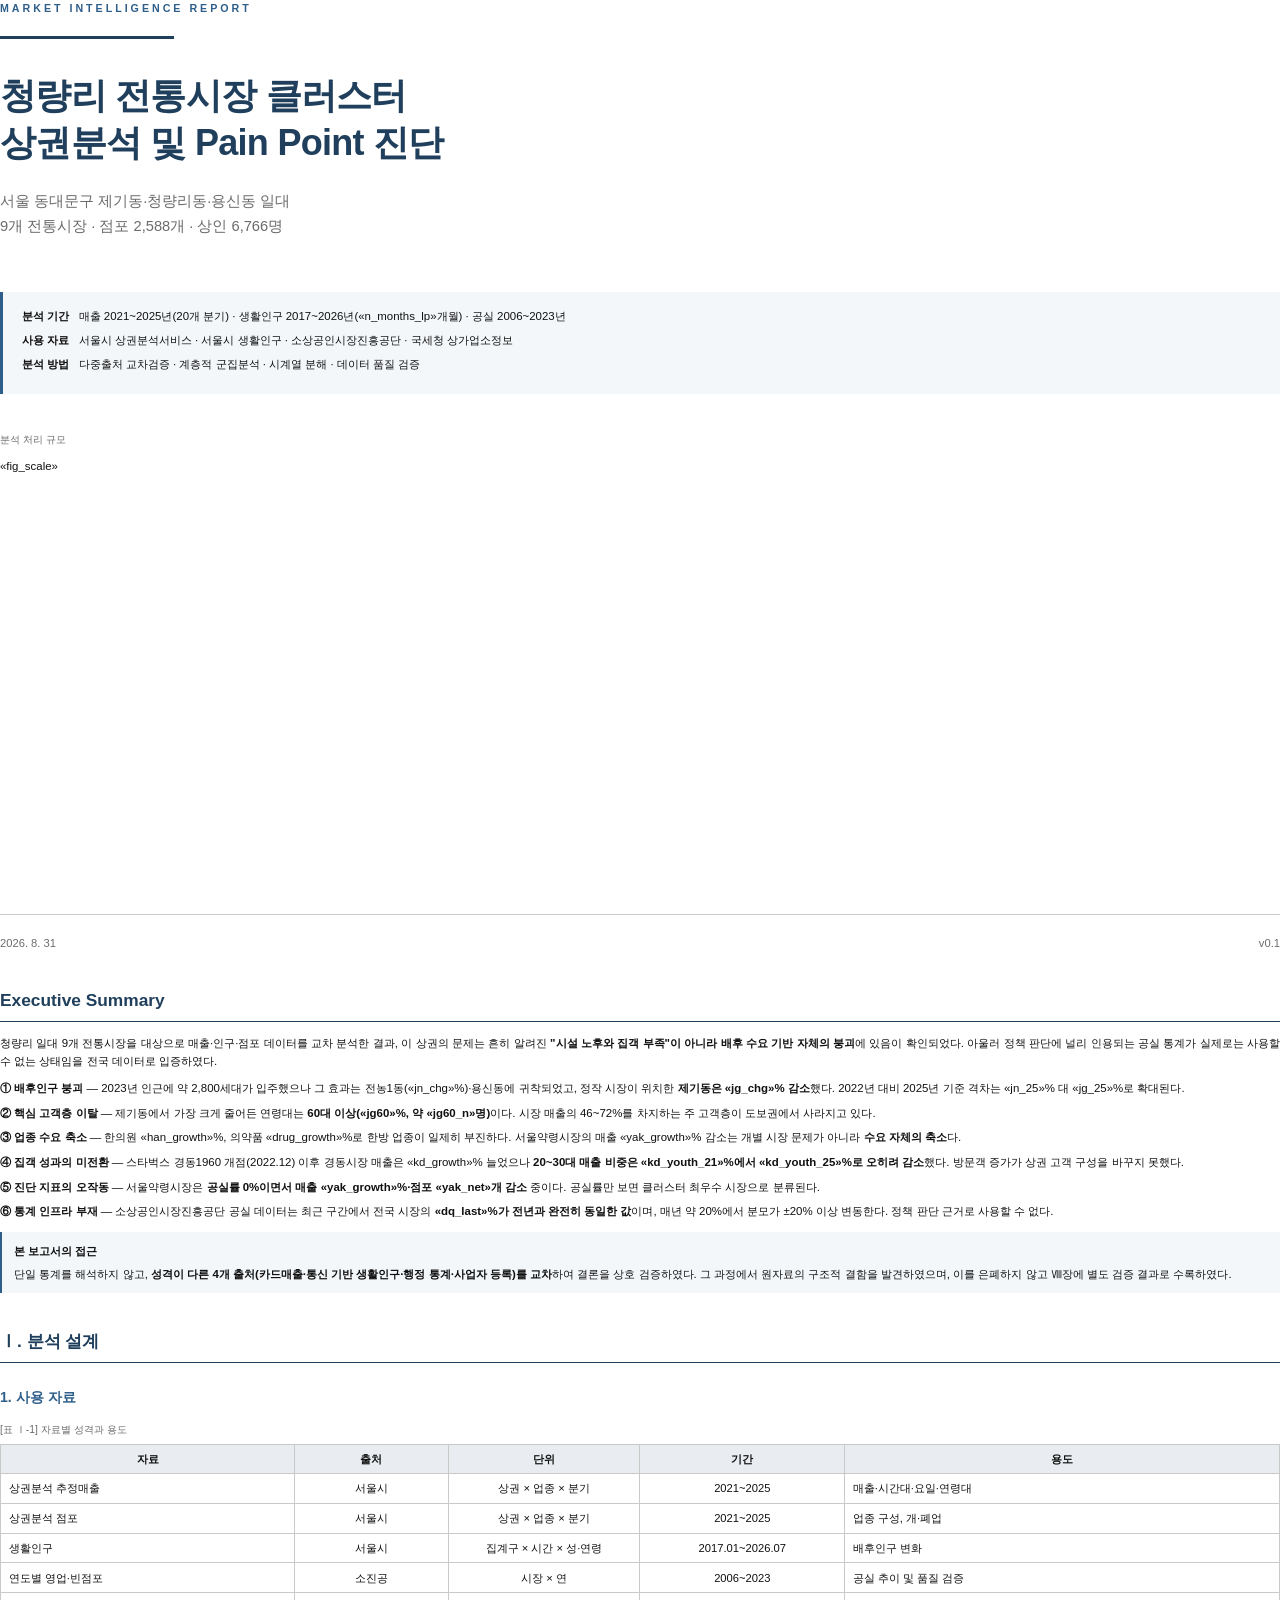
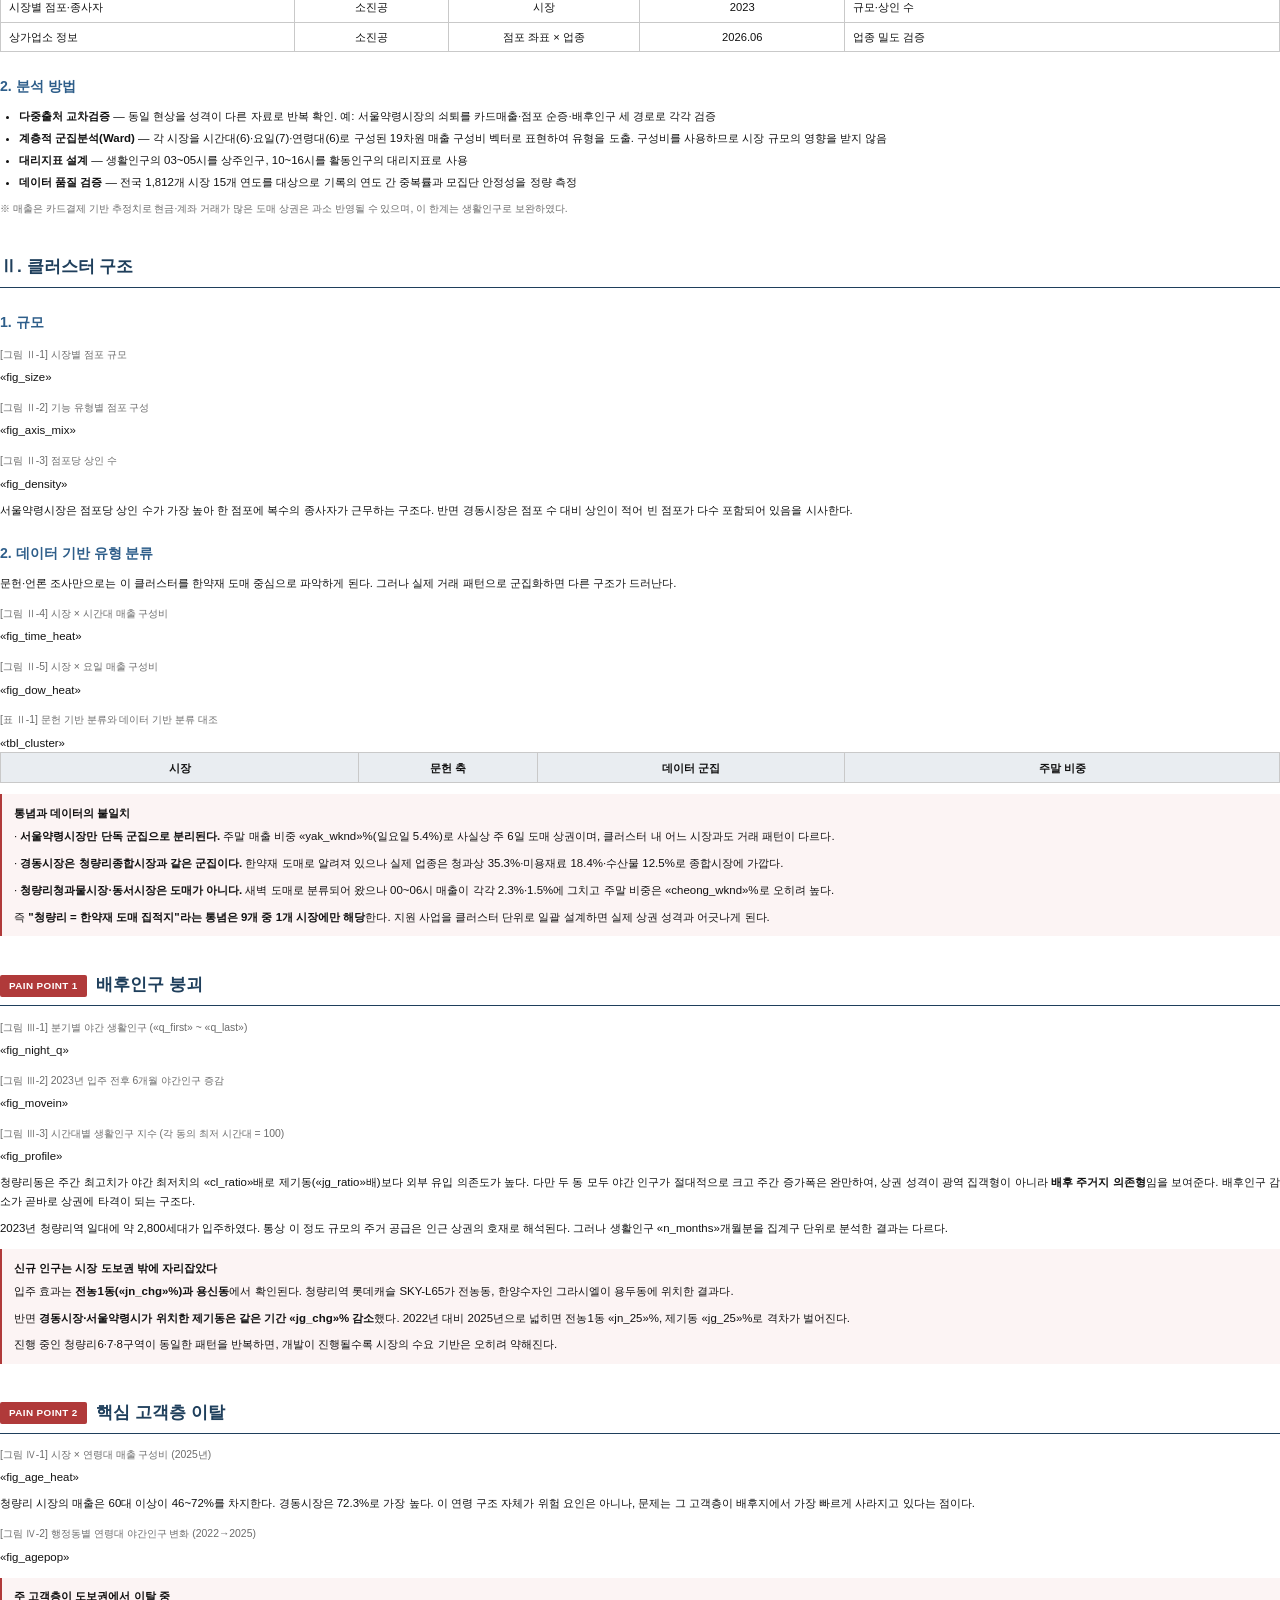
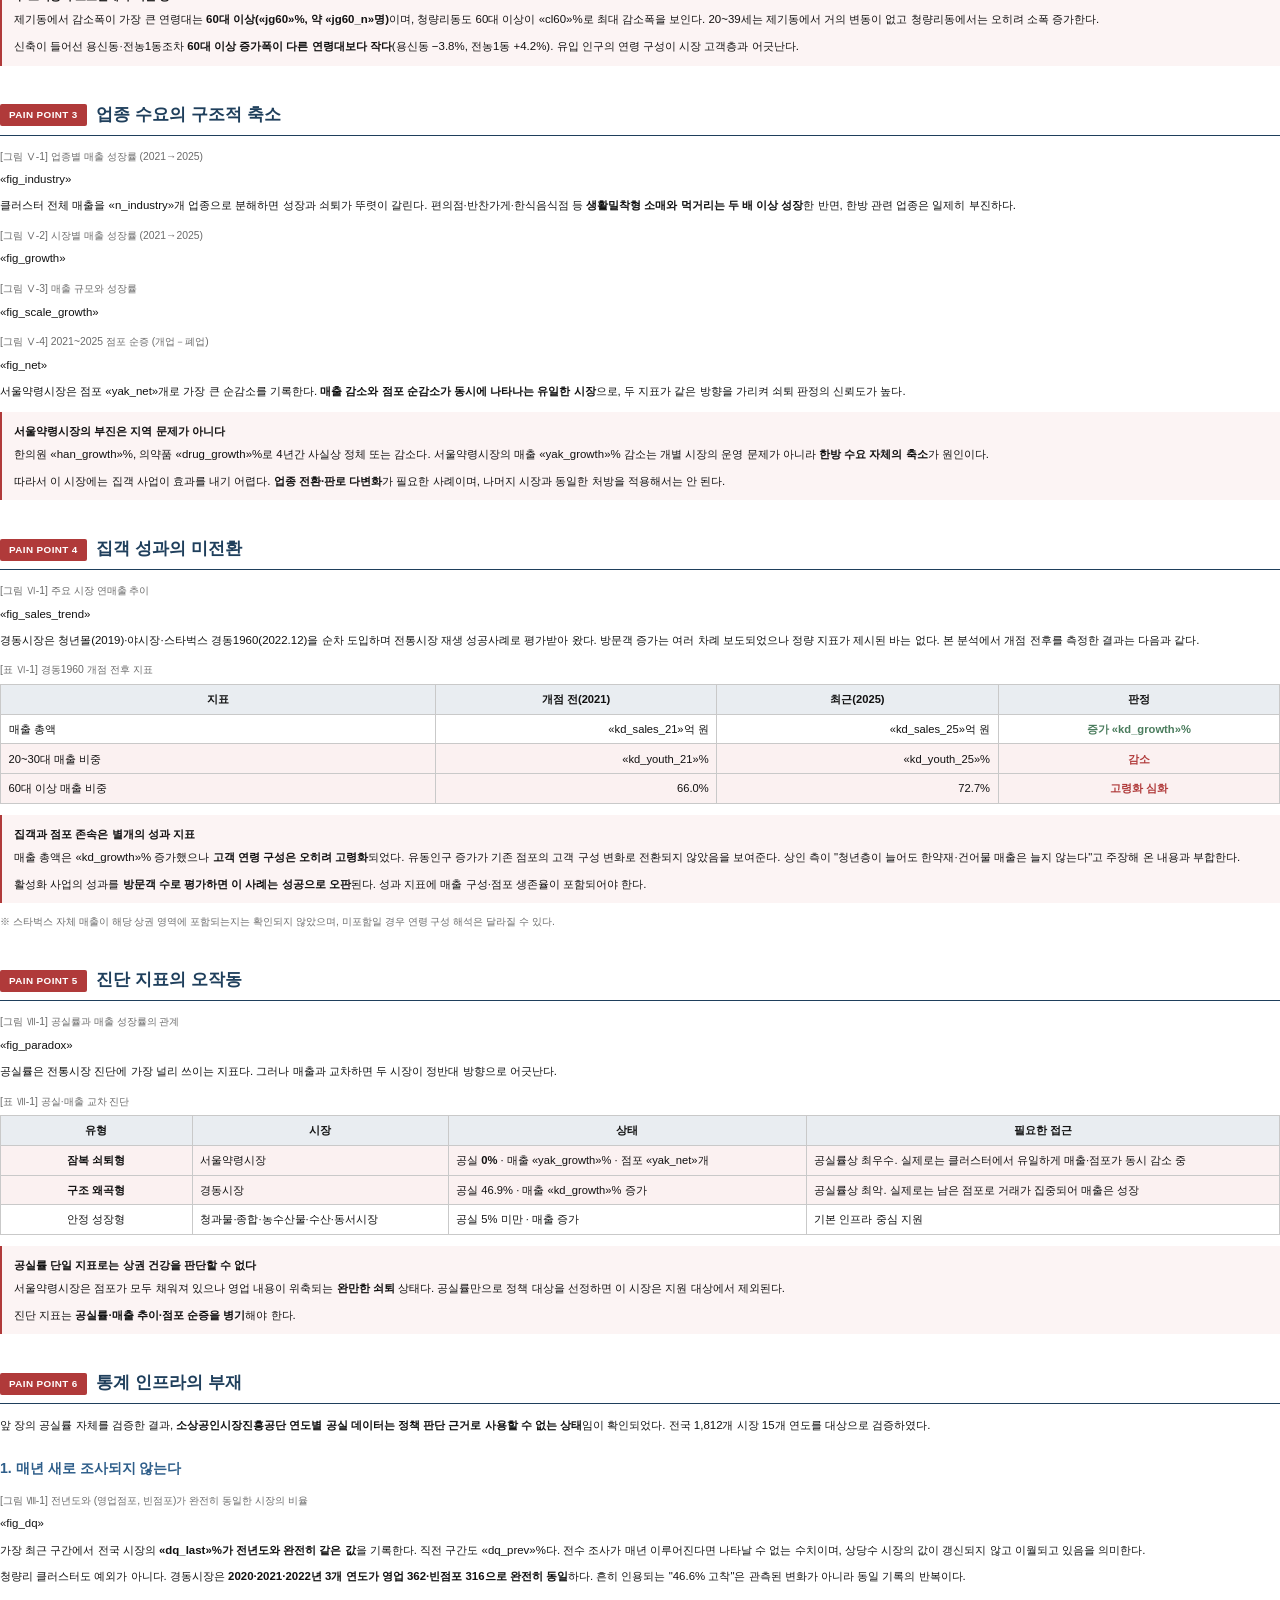
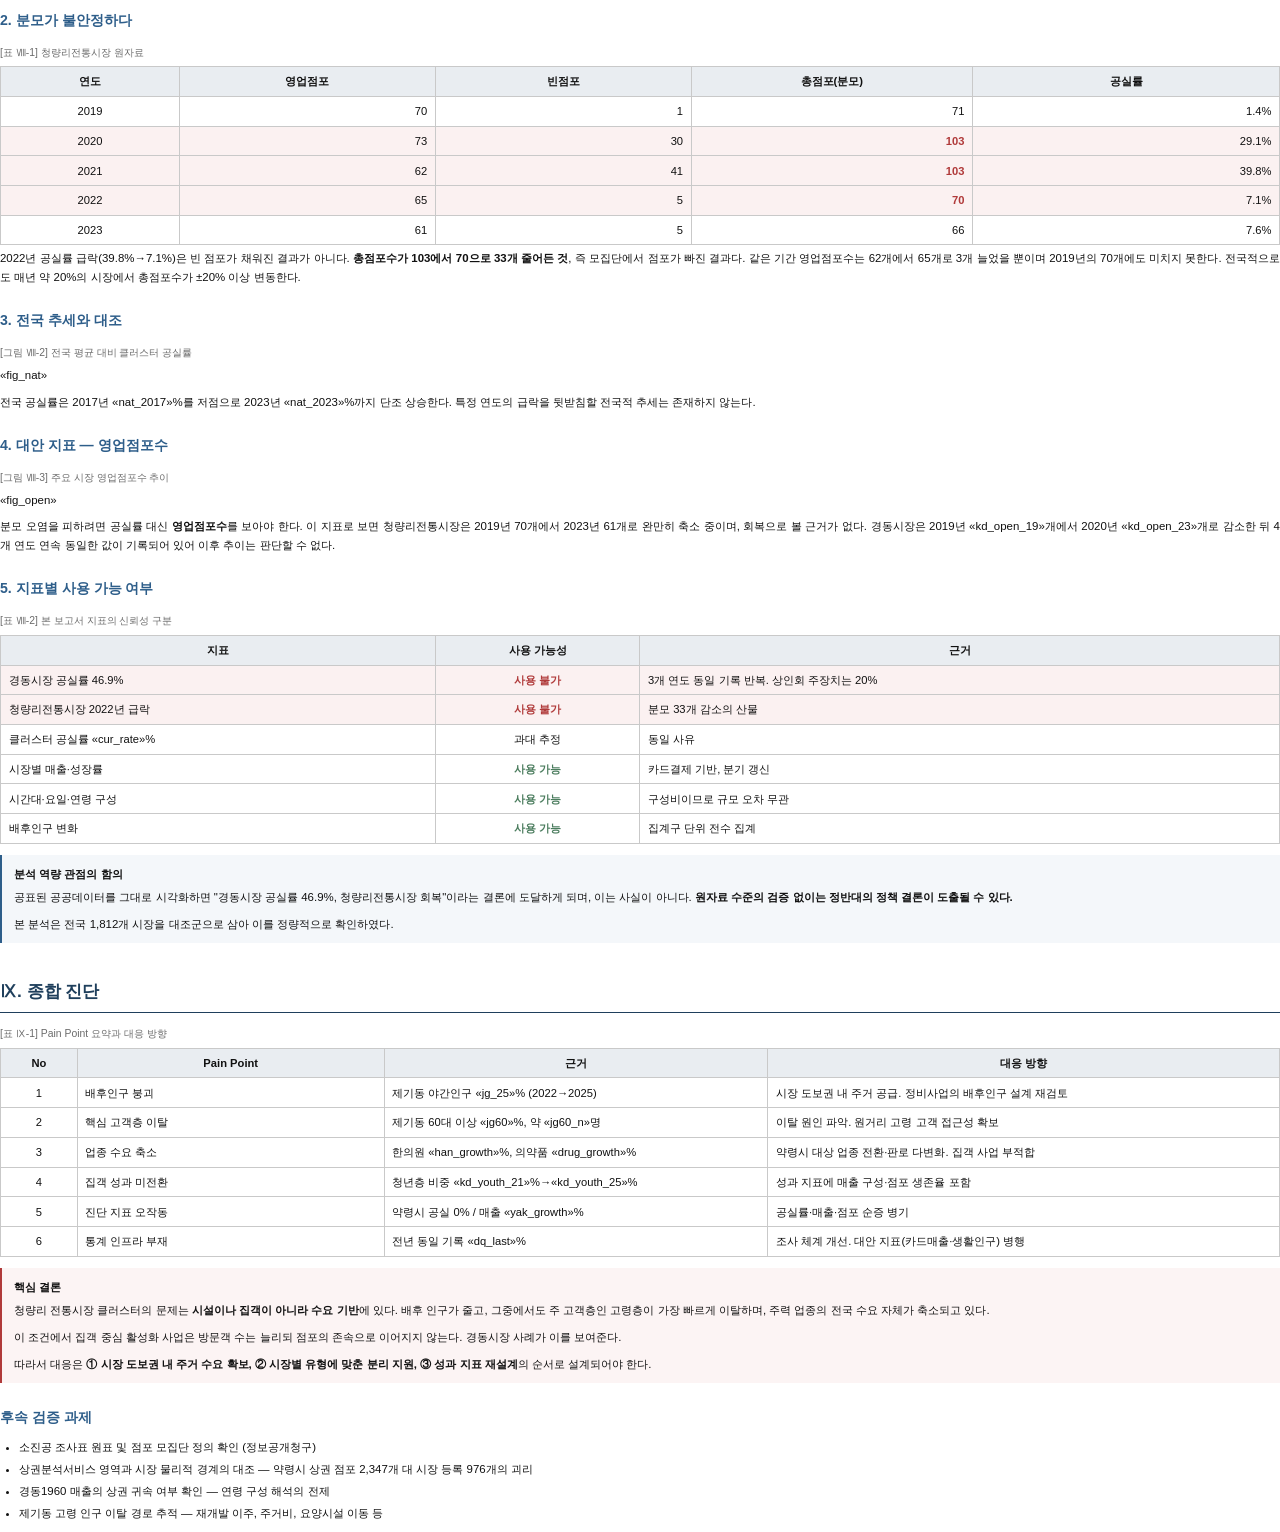
<file: src/report_ylp_template.html>
<!doctype html>
<html lang="ko">
<head>
<meta charset="utf-8">
<title>청량리 전통시장 클러스터 상권분석 보고서</title>
<style>
  @page { size: A4; margin: 18mm 17mm 16mm 17mm; }
  :root {
    --ink: #111111; --muted: #6B6B6B; --accent: #2E5E8A; --deep: #1F3F5C;
    --rule: #C9C9C9; --th-bg: #E9EDF1; --warn: #B03A3A; --good: #4A7C5D;
  }
  * { box-sizing: border-box; }
  body {
    font-family: "KoPub돋움체 Medium", "Apple SD Gothic Neo", "AppleGothic", sans-serif;
    font-size: 8.6pt; line-height: 1.62; color: var(--ink); margin: 0;
    -webkit-font-smoothing: antialiased;
  }

  /* ---- 표지 ---- */
  .cover { height: 252mm; display: flex; flex-direction: column; page-break-after: always; }
  .cover-tag {
    font-size: 8pt; letter-spacing: .28em; color: var(--accent);
    font-weight: 700; margin-bottom: 5mm;
  }
  .cover-rule { height: 3px; background: var(--deep); width: 46mm; margin-bottom: 9mm; }
  .cover h1 {
    font-family: "KoPub돋움체 Bold", "Apple SD Gothic Neo", sans-serif;
    font-size: 27pt; line-height: 1.3; font-weight: 700;
    margin: 0 0 6mm; letter-spacing: -0.02em; border: 0; padding: 0;
  }
  .cover-sub { font-size: 11pt; color: var(--muted); margin-bottom: 14mm; line-height: 1.7; }
  .cover-meta {
    margin-top: auto; border-top: 1px solid var(--rule); padding-top: 5mm;
    font-size: 8.4pt; color: var(--muted); display: flex; justify-content: space-between;
  }
  .cover-scope { background: #F4F7FA; border-left: 3px solid var(--accent);
                 padding: 4mm 5mm; margin-bottom: 10mm; }
  .cover-scope div { margin-bottom: 1.4mm; }
  .cover-scope b { color: var(--ink); }

  /* ---- 제목 계층 ---- */
  h1 {
    font-size: 13pt; font-weight: 700; color: var(--deep); margin: 9mm 0 3mm;
    padding-bottom: 1.8mm; border-bottom: 1.6px solid var(--deep);
    page-break-after: avoid;
  }
  h2 {
    font-size: 10.6pt; font-weight: 700; color: var(--accent);
    margin: 6mm 0 2.5mm; page-break-after: avoid;
  }
  h3 { font-size: 9pt; font-weight: 700; margin: 4mm 0 1.8mm; page-break-after: avoid; }

  .pain-tag {
    display: inline-block; background: var(--warn); color: #fff; font-size: 7.4pt;
    font-weight: 700; padding: 0.8mm 2.4mm; border-radius: 2px; margin-right: 2.5mm;
    vertical-align: 1.5px; letter-spacing: .04em;
  }

  p { margin: 0 0 2.2mm; text-align: justify; }
  ul { margin: 0 0 2.5mm; padding-left: 5mm; }
  li { margin-bottom: 0.9mm; }
  .summary-list { margin: 0 0 3mm; padding-left: 0; list-style: none; }
  .summary-list li { margin-bottom: 1.6mm; padding-left: 6.5mm; text-indent: -6.5mm; }

  .caption { font-size: 7.8pt; color: var(--muted); margin: 3.5mm 0 1.2mm; page-break-after: avoid; }
  .note { font-size: 7.8pt; color: var(--muted); margin: 1.5mm 0 0; }

  table { width: 100%; border-collapse: collapse; font-size: 8.4pt;
          margin-bottom: 1mm; page-break-inside: avoid; }
  th, td { border: 0.5px solid var(--rule); padding: 1.4mm 2mm; vertical-align: middle; }
  th { background: var(--th-bg); font-weight: 700; text-align: center; }
  td.num { text-align: right; font-variant-numeric: tabular-nums; }
  td.ctr { text-align: center; }
  tr.total td { background: #F3F3F3; font-weight: 700; }
  tr.hi td { background: #FBF1F1; }
  .warn { color: var(--warn); font-weight: 700; }
  .good { color: var(--good); font-weight: 700; }

  .figure { margin: 1mm 0 2mm; page-break-inside: avoid; }
  svg { display: block; }

  .callout { border-left: 2.5px solid var(--accent); background: #F4F7FA;
             padding: 2.6mm 3.2mm; margin: 3mm 0; page-break-inside: avoid; }
  .callout.alert { border-left-color: var(--warn); background: #FCF4F4; }
  .callout.win { border-left-color: var(--good); background: #F2F7F4; }
  .callout p:last-child { margin-bottom: 0; }
  .callout .hd { font-weight: 700; display: block; margin-bottom: 1.2mm; }
</style>
</head>
<body>

<!-- ============ 표지 ============ -->
<div class="cover">
  <div class="cover-tag">MARKET INTELLIGENCE REPORT</div>
  <div class="cover-rule"></div>
  <h1>청량리 전통시장 클러스터<br>상권분석 및 Pain Point 진단</h1>
  <div class="cover-sub">
    서울 동대문구 제기동·청량리동·용신동 일대<br>
    9개 전통시장 · 점포 2,588개 · 상인 6,766명
  </div>

  <div class="cover-scope">
    <div><b>분석 기간</b> &nbsp; 매출 2021~2025년(20개 분기) · 생활인구 2017~2026년(«n_months_lp»개월) · 공실 2006~2023년</div>
    <div><b>사용 자료</b> &nbsp; 서울시 상권분석서비스 · 서울시 생활인구 · 소상공인시장진흥공단 · 국세청 상가업소정보</div>
    <div><b>분석 방법</b> &nbsp; 다중출처 교차검증 · 계층적 군집분석 · 시계열 분해 · 데이터 품질 검증</div>
  </div>

  <div class="caption" style="margin-top:0">분석 처리 규모</div>
  <div class="figure">«fig_scale»</div>

  <div class="cover-meta">
    <span>2026. 8. 31</span>
    <span>v0.1</span>
  </div>
</div>

<!-- ============ 요약 ============ -->
<h1>Executive Summary</h1>

<p>청량리 일대 9개 전통시장을 대상으로 매출·인구·점포 데이터를 교차 분석한 결과, 이 상권의 문제는 흔히 알려진 <strong>"시설 노후와 집객 부족"이 아니라 배후 수요 기반 자체의 붕괴</strong>에 있음이 확인되었다. 아울러 정책 판단에 널리 인용되는 공실 통계가 실제로는 사용할 수 없는 상태임을 전국 데이터로 입증하였다.</p>

<ul class="summary-list">
  <li><strong>① 배후인구 붕괴</strong> — 2023년 인근에 약 2,800세대가 입주했으나 그 효과는 전농1동(«jn_chg»%)·용신동에 귀착되었고, 정작 시장이 위치한 <strong>제기동은 «jg_chg»% 감소</strong>했다. 2022년 대비 2025년 기준 격차는 «jn_25»% 대 «jg_25»%로 확대된다.</li>
  <li><strong>② 핵심 고객층 이탈</strong> — 제기동에서 가장 크게 줄어든 연령대는 <strong>60대 이상(«jg60»%, 약 «jg60_n»명)</strong>이다. 시장 매출의 46~72%를 차지하는 주 고객층이 도보권에서 사라지고 있다.</li>
  <li><strong>③ 업종 수요 축소</strong> — 한의원 «han_growth»%, 의약품 «drug_growth»%로 한방 업종이 일제히 부진하다. 서울약령시장의 매출 «yak_growth»% 감소는 개별 시장 문제가 아니라 <strong>수요 자체의 축소</strong>다.</li>
  <li><strong>④ 집객 성과의 미전환</strong> — 스타벅스 경동1960 개점(2022.12) 이후 경동시장 매출은 «kd_growth»% 늘었으나 <strong>20~30대 매출 비중은 «kd_youth_21»%에서 «kd_youth_25»%로 오히려 감소</strong>했다. 방문객 증가가 상권 고객 구성을 바꾸지 못했다.</li>
  <li><strong>⑤ 진단 지표의 오작동</strong> — 서울약령시장은 <strong>공실률 0%이면서 매출 «yak_growth»%·점포 «yak_net»개 감소</strong> 중이다. 공실률만 보면 클러스터 최우수 시장으로 분류된다.</li>
  <li><strong>⑥ 통계 인프라 부재</strong> — 소상공인시장진흥공단 공실 데이터는 최근 구간에서 전국 시장의 <strong>«dq_last»%가 전년과 완전히 동일한 값</strong>이며, 매년 약 20%에서 분모가 ±20% 이상 변동한다. 정책 판단 근거로 사용할 수 없다.</li>
</ul>

<div class="callout">
  <span class="hd">본 보고서의 접근</span>
  <p>단일 통계를 해석하지 않고, <strong>성격이 다른 4개 출처(카드매출·통신 기반 생활인구·행정 통계·사업자 등록)를 교차</strong>하여 결론을 상호 검증하였다. 그 과정에서 원자료의 구조적 결함을 발견하였으며, 이를 은폐하지 않고 Ⅷ장에 별도 검증 결과로 수록하였다.</p>
</div>

<!-- ============ Ⅰ ============ -->
<h1>Ⅰ. 분석 설계</h1>

<h2>1. 사용 자료</h2>

<div class="caption">[표 Ⅰ-1] 자료별 성격과 용도</div>
<table>
  <tr><th style="width:23%">자료</th><th style="width:12%">출처</th><th style="width:15%">단위</th><th style="width:16%">기간</th><th>용도</th></tr>
  <tr><td>상권분석 추정매출</td><td class="ctr">서울시</td><td class="ctr">상권 × 업종 × 분기</td><td class="ctr">2021~2025</td><td>매출·시간대·요일·연령대</td></tr>
  <tr><td>상권분석 점포</td><td class="ctr">서울시</td><td class="ctr">상권 × 업종 × 분기</td><td class="ctr">2021~2025</td><td>업종 구성, 개·폐업</td></tr>
  <tr><td>생활인구</td><td class="ctr">서울시</td><td class="ctr">집계구 × 시간 × 성·연령</td><td class="ctr">2017.01~2026.07</td><td>배후인구 변화</td></tr>
  <tr><td>연도별 영업·빈점포</td><td class="ctr">소진공</td><td class="ctr">시장 × 연</td><td class="ctr">2006~2023</td><td>공실 추이 및 품질 검증</td></tr>
  <tr><td>시장별 점포·종사자</td><td class="ctr">소진공</td><td class="ctr">시장</td><td class="ctr">2023</td><td>규모·상인 수</td></tr>
  <tr><td>상가업소 정보</td><td class="ctr">소진공</td><td class="ctr">점포 좌표 × 업종</td><td class="ctr">2026.06</td><td>업종 밀도 검증</td></tr>
</table>

<h2>2. 분석 방법</h2>

<ul>
  <li><strong>다중출처 교차검증</strong> — 동일 현상을 성격이 다른 자료로 반복 확인. 예: 서울약령시장의 쇠퇴를 카드매출·점포 순증·배후인구 세 경로로 각각 검증</li>
  <li><strong>계층적 군집분석(Ward)</strong> — 각 시장을 시간대(6)·요일(7)·연령대(6)로 구성된 19차원 매출 구성비 벡터로 표현하여 유형을 도출. 구성비를 사용하므로 시장 규모의 영향을 받지 않음</li>
  <li><strong>대리지표 설계</strong> — 생활인구의 03~05시를 상주인구, 10~16시를 활동인구의 대리지표로 사용</li>
  <li><strong>데이터 품질 검증</strong> — 전국 1,812개 시장 15개 연도를 대상으로 기록의 연도 간 중복률과 모집단 안정성을 정량 측정</li>
</ul>

<p class="note">※ 매출은 카드결제 기반 추정치로 현금·계좌 거래가 많은 도매 상권은 과소 반영될 수 있으며, 이 한계는 생활인구로 보완하였다.</p>

<!-- ============ Ⅱ ============ -->
<h1>Ⅱ. 클러스터 구조</h1>

<h2>1. 규모</h2>

<div class="caption">[그림 Ⅱ-1] 시장별 점포 규모</div>
<div class="figure">«fig_size»</div>

<div class="caption">[그림 Ⅱ-2] 기능 유형별 점포 구성</div>
<div class="figure">«fig_axis_mix»</div>

<div class="caption">[그림 Ⅱ-3] 점포당 상인 수</div>
<div class="figure">«fig_density»</div>

<p>서울약령시장은 점포당 상인 수가 가장 높아 한 점포에 복수의 종사자가 근무하는 구조다. 반면 경동시장은 점포 수 대비 상인이 적어 빈 점포가 다수 포함되어 있음을 시사한다.</p>

<h2>2. 데이터 기반 유형 분류</h2>

<p>문헌·언론 조사만으로는 이 클러스터를 한약재 도매 중심으로 파악하게 된다. 그러나 실제 거래 패턴으로 군집화하면 다른 구조가 드러난다.</p>

<div class="caption">[그림 Ⅱ-4] 시장 × 시간대 매출 구성비</div>
<div class="figure">«fig_time_heat»</div>

<div class="caption">[그림 Ⅱ-5] 시장 × 요일 매출 구성비</div>
<div class="figure">«fig_dow_heat»</div>

<div class="caption">[표 Ⅱ-1] 문헌 기반 분류와 데이터 기반 분류 대조</div>
<table>
  <tr><th style="width:28%">시장</th><th style="width:14%">문헌 축</th><th style="width:24%">데이터 군집</th><th>주말 비중</th></tr>
  «tbl_cluster»
</table>

<div class="callout alert">
  <span class="hd">통념과 데이터의 불일치</span>
  <p>· <strong>서울약령시장만 단독 군집으로 분리된다.</strong> 주말 매출 비중 «yak_wknd»%(일요일 5.4%)로 사실상 주 6일 도매 상권이며, 클러스터 내 어느 시장과도 거래 패턴이 다르다.</p>
  <p>· <strong>경동시장은 청량리종합시장과 같은 군집이다.</strong> 한약재 도매로 알려져 있으나 실제 업종은 청과상 35.3%·미용재료 18.4%·수산물 12.5%로 종합시장에 가깝다.</p>
  <p>· <strong>청량리청과물시장·동서시장은 도매가 아니다.</strong> 새벽 도매로 분류되어 왔으나 00~06시 매출이 각각 2.3%·1.5%에 그치고 주말 비중은 «cheong_wknd»%로 오히려 높다.</p>
  <p>즉 <strong>"청량리 = 한약재 도매 집적지"라는 통념은 9개 중 1개 시장에만 해당</strong>한다. 지원 사업을 클러스터 단위로 일괄 설계하면 실제 상권 성격과 어긋나게 된다.</p>
</div>

<!-- ============ Ⅲ ============ -->
<h1><span class="pain-tag">PAIN POINT 1</span>배후인구 붕괴</h1>

<div class="caption">[그림 Ⅲ-1] 분기별 야간 생활인구 («q_first» ~ «q_last»)</div>
<div class="figure">«fig_night_q»</div>

<div class="caption">[그림 Ⅲ-2] 2023년 입주 전후 6개월 야간인구 증감</div>
<div class="figure">«fig_movein»</div>

<div class="caption">[그림 Ⅲ-3] 시간대별 생활인구 지수 (각 동의 최저 시간대 = 100)</div>
<div class="figure">«fig_profile»</div>

<p>청량리동은 주간 최고치가 야간 최저치의 «cl_ratio»배로 제기동(«jg_ratio»배)보다 외부 유입 의존도가 높다. 다만 두 동 모두 야간 인구가 절대적으로 크고 주간 증가폭은 완만하여, 상권 성격이 광역 집객형이 아니라 <strong>배후 주거지 의존형</strong>임을 보여준다. 배후인구 감소가 곧바로 상권에 타격이 되는 구조다.</p>

<p>2023년 청량리역 일대에 약 2,800세대가 입주하였다. 통상 이 정도 규모의 주거 공급은 인근 상권의 호재로 해석된다. 그러나 생활인구 «n_months»개월분을 집계구 단위로 분석한 결과는 다르다.</p>

<div class="callout alert">
  <span class="hd">신규 인구는 시장 도보권 밖에 자리잡았다</span>
  <p>입주 효과는 <strong>전농1동(«jn_chg»%)과 용신동</strong>에서 확인된다. 청량리역 롯데캐슬 SKY-L65가 전농동, 한양수자인 그라시엘이 용두동에 위치한 결과다.</p>
  <p>반면 <strong>경동시장·서울약령시가 위치한 제기동은 같은 기간 «jg_chg»% 감소</strong>했다. 2022년 대비 2025년으로 넓히면 전농1동 «jn_25»%, 제기동 «jg_25»%로 격차가 벌어진다.</p>
  <p>진행 중인 청량리6·7·8구역이 동일한 패턴을 반복하면, 개발이 진행될수록 시장의 수요 기반은 오히려 약해진다.</p>
</div>

<!-- ============ Ⅳ ============ -->
<h1><span class="pain-tag">PAIN POINT 2</span>핵심 고객층 이탈</h1>

<div class="caption">[그림 Ⅳ-1] 시장 × 연령대 매출 구성비 (2025년)</div>
<div class="figure">«fig_age_heat»</div>

<p>청량리 시장의 매출은 60대 이상이 46~72%를 차지한다. 경동시장은 72.3%로 가장 높다. 이 연령 구조 자체가 위험 요인은 아니나, 문제는 그 고객층이 배후지에서 가장 빠르게 사라지고 있다는 점이다.</p>

<div class="caption">[그림 Ⅳ-2] 행정동별 연령대 야간인구 변화 (2022→2025)</div>
<div class="figure">«fig_agepop»</div>

<div class="callout alert">
  <span class="hd">주 고객층이 도보권에서 이탈 중</span>
  <p>제기동에서 감소폭이 가장 큰 연령대는 <strong>60대 이상(«jg60»%, 약 «jg60_n»명)</strong>이며, 청량리동도 60대 이상이 «cl60»%로 최대 감소폭을 보인다. 20~39세는 제기동에서 거의 변동이 없고 청량리동에서는 오히려 소폭 증가한다.</p>
  <p>신축이 들어선 용신동·전농1동조차 <strong>60대 이상 증가폭이 다른 연령대보다 작다</strong>(용신동 −3.8%, 전농1동 +4.2%). 유입 인구의 연령 구성이 시장 고객층과 어긋난다.</p>
</div>

<!-- ============ Ⅴ ============ -->
<h1><span class="pain-tag">PAIN POINT 3</span>업종 수요의 구조적 축소</h1>

<div class="caption">[그림 Ⅴ-1] 업종별 매출 성장률 (2021→2025)</div>
<div class="figure">«fig_industry»</div>

<p>클러스터 전체 매출을 «n_industry»개 업종으로 분해하면 성장과 쇠퇴가 뚜렷이 갈린다. 편의점·반찬가게·한식음식점 등 <strong>생활밀착형 소매와 먹거리는 두 배 이상 성장</strong>한 반면, 한방 관련 업종은 일제히 부진하다.</p>

<div class="caption">[그림 Ⅴ-2] 시장별 매출 성장률 (2021→2025)</div>
<div class="figure">«fig_growth»</div>

<div class="caption">[그림 Ⅴ-3] 매출 규모와 성장률</div>
<div class="figure">«fig_scale_growth»</div>

<div class="caption">[그림 Ⅴ-4] 2021~2025 점포 순증 (개업－폐업)</div>
<div class="figure">«fig_net»</div>

<p>서울약령시장은 점포 «yak_net»개로 가장 큰 순감소를 기록한다. <strong>매출 감소와 점포 순감소가 동시에 나타나는 유일한 시장</strong>으로, 두 지표가 같은 방향을 가리켜 쇠퇴 판정의 신뢰도가 높다.</p>

<div class="callout alert">
  <span class="hd">서울약령시장의 부진은 지역 문제가 아니다</span>
  <p>한의원 «han_growth»%, 의약품 «drug_growth»%로 4년간 사실상 정체 또는 감소다. 서울약령시장의 매출 «yak_growth»% 감소는 개별 시장의 운영 문제가 아니라 <strong>한방 수요 자체의 축소</strong>가 원인이다.</p>
  <p>따라서 이 시장에는 집객 사업이 효과를 내기 어렵다. <strong>업종 전환·판로 다변화</strong>가 필요한 사례이며, 나머지 시장과 동일한 처방을 적용해서는 안 된다.</p>
</div>

<!-- ============ Ⅵ ============ -->
<h1><span class="pain-tag">PAIN POINT 4</span>집객 성과의 미전환</h1>

<div class="caption">[그림 Ⅵ-1] 주요 시장 연매출 추이</div>
<div class="figure">«fig_sales_trend»</div>

<p>경동시장은 청년몰(2019)·야시장·스타벅스 경동1960(2022.12)을 순차 도입하며 전통시장 재생 성공사례로 평가받아 왔다. 방문객 증가는 여러 차례 보도되었으나 정량 지표가 제시된 바는 없다. 본 분석에서 개점 전후를 측정한 결과는 다음과 같다.</p>

<div class="caption">[표 Ⅵ-1] 경동1960 개점 전후 지표</div>
<table>
  <tr><th style="width:34%">지표</th><th style="width:22%">개점 전(2021)</th><th style="width:22%">최근(2025)</th><th>판정</th></tr>
  <tr><td>매출 총액</td><td class="num">«kd_sales_21»억 원</td><td class="num">«kd_sales_25»억 원</td><td class="ctr good">증가 «kd_growth»%</td></tr>
  <tr class="hi"><td>20~30대 매출 비중</td><td class="num">«kd_youth_21»%</td><td class="num">«kd_youth_25»%</td><td class="ctr warn">감소</td></tr>
  <tr class="hi"><td>60대 이상 매출 비중</td><td class="num">66.0%</td><td class="num">72.7%</td><td class="ctr warn">고령화 심화</td></tr>
</table>

<div class="callout alert">
  <span class="hd">집객과 점포 존속은 별개의 성과 지표</span>
  <p>매출 총액은 «kd_growth»% 증가했으나 <strong>고객 연령 구성은 오히려 고령화</strong>되었다. 유동인구 증가가 기존 점포의 고객 구성 변화로 전환되지 않았음을 보여준다. 상인 측이 "청년층이 늘어도 한약재·건어물 매출은 늘지 않는다"고 주장해 온 내용과 부합한다.</p>
  <p>활성화 사업의 성과를 <strong>방문객 수로 평가하면 이 사례는 성공으로 오판</strong>된다. 성과 지표에 매출 구성·점포 생존율이 포함되어야 한다.</p>
</div>

<p class="note">※ 스타벅스 자체 매출이 해당 상권 영역에 포함되는지는 확인되지 않았으며, 미포함일 경우 연령 구성 해석은 달라질 수 있다.</p>

<!-- ============ Ⅶ ============ -->
<h1><span class="pain-tag">PAIN POINT 5</span>진단 지표의 오작동</h1>

<div class="caption">[그림 Ⅶ-1] 공실률과 매출 성장률의 관계</div>
<div class="figure">«fig_paradox»</div>

<p>공실률은 전통시장 진단에 가장 널리 쓰이는 지표다. 그러나 매출과 교차하면 두 시장이 정반대 방향으로 어긋난다.</p>

<div class="caption">[표 Ⅶ-1] 공실·매출 교차 진단</div>
<table>
  <tr><th style="width:15%">유형</th><th style="width:20%">시장</th><th style="width:28%">상태</th><th>필요한 접근</th></tr>
  <tr class="hi">
    <td class="ctr"><strong>잠복 쇠퇴형</strong></td><td>서울약령시장</td>
    <td>공실 <strong>0%</strong> · 매출 «yak_growth»% · 점포 «yak_net»개</td>
    <td>공실률상 최우수. 실제로는 클러스터에서 유일하게 매출·점포가 동시 감소 중</td>
  </tr>
  <tr class="hi">
    <td class="ctr"><strong>구조 왜곡형</strong></td><td>경동시장</td>
    <td>공실 46.9% · 매출 «kd_growth»% 증가</td>
    <td>공실률상 최악. 실제로는 남은 점포로 거래가 집중되어 매출은 성장</td>
  </tr>
  <tr>
    <td class="ctr">안정 성장형</td><td>청과물·종합·농수산물·수산·동서시장</td>
    <td>공실 5% 미만 · 매출 증가</td>
    <td>기본 인프라 중심 지원</td>
  </tr>
</table>

<div class="callout alert">
  <span class="hd">공실률 단일 지표로는 상권 건강을 판단할 수 없다</span>
  <p>서울약령시장은 점포가 모두 채워져 있으나 영업 내용이 위축되는 <strong>완만한 쇠퇴</strong> 상태다. 공실률만으로 정책 대상을 선정하면 이 시장은 지원 대상에서 제외된다.</p>
  <p>진단 지표는 <strong>공실률·매출 추이·점포 순증을 병기</strong>해야 한다.</p>
</div>

<!-- ============ Ⅷ ============ -->
<h1><span class="pain-tag">PAIN POINT 6</span>통계 인프라의 부재</h1>

<p>앞 장의 공실률 자체를 검증한 결과, <strong>소상공인시장진흥공단 연도별 공실 데이터는 정책 판단 근거로 사용할 수 없는 상태</strong>임이 확인되었다. 전국 1,812개 시장 15개 연도를 대상으로 검증하였다.</p>

<h2>1. 매년 새로 조사되지 않는다</h2>

<div class="caption">[그림 Ⅷ-1] 전년도와 (영업점포, 빈점포)가 완전히 동일한 시장의 비율</div>
<div class="figure">«fig_dq»</div>

<p>가장 최근 구간에서 전국 시장의 <strong>«dq_last»%가 전년도와 완전히 같은 값</strong>을 기록한다. 직전 구간도 «dq_prev»%다. 전수 조사가 매년 이루어진다면 나타날 수 없는 수치이며, 상당수 시장의 값이 갱신되지 않고 이월되고 있음을 의미한다.</p>

<p>청량리 클러스터도 예외가 아니다. 경동시장은 <strong>2020·2021·2022년 3개 연도가 영업 362·빈점포 316으로 완전히 동일</strong>하다. 흔히 인용되는 "46.6% 고착"은 관측된 변화가 아니라 동일 기록의 반복이다.</p>

<h2>2. 분모가 불안정하다</h2>

<div class="caption">[표 Ⅷ-1] 청량리전통시장 원자료</div>
<table>
  <tr><th style="width:14%">연도</th><th style="width:20%">영업점포</th><th style="width:20%">빈점포</th><th style="width:22%">총점포(분모)</th><th>공실률</th></tr>
  <tr><td class="ctr">2019</td><td class="num">70</td><td class="num">1</td><td class="num">71</td><td class="num">1.4%</td></tr>
  <tr class="hi"><td class="ctr">2020</td><td class="num">73</td><td class="num">30</td><td class="num warn">103</td><td class="num">29.1%</td></tr>
  <tr class="hi"><td class="ctr">2021</td><td class="num">62</td><td class="num">41</td><td class="num warn">103</td><td class="num">39.8%</td></tr>
  <tr class="hi"><td class="ctr">2022</td><td class="num">65</td><td class="num">5</td><td class="num warn">70</td><td class="num">7.1%</td></tr>
  <tr><td class="ctr">2023</td><td class="num">61</td><td class="num">5</td><td class="num">66</td><td class="num">7.6%</td></tr>
</table>

<p>2022년 공실률 급락(39.8%→7.1%)은 빈 점포가 채워진 결과가 아니다. <strong>총점포수가 103에서 70으로 33개 줄어든 것</strong>, 즉 모집단에서 점포가 빠진 결과다. 같은 기간 영업점포수는 62개에서 65개로 3개 늘었을 뿐이며 2019년의 70개에도 미치지 못한다. 전국적으로도 매년 약 20%의 시장에서 총점포수가 ±20% 이상 변동한다.</p>

<h2>3. 전국 추세와 대조</h2>

<div class="caption">[그림 Ⅷ-2] 전국 평균 대비 클러스터 공실률</div>
<div class="figure">«fig_nat»</div>

<p>전국 공실률은 2017년 «nat_2017»%를 저점으로 2023년 «nat_2023»%까지 단조 상승한다. 특정 연도의 급락을 뒷받침할 전국적 추세는 존재하지 않는다.</p>

<h2>4. 대안 지표 — 영업점포수</h2>

<div class="caption">[그림 Ⅷ-3] 주요 시장 영업점포수 추이</div>
<div class="figure">«fig_open»</div>

<p>분모 오염을 피하려면 공실률 대신 <strong>영업점포수</strong>를 보아야 한다. 이 지표로 보면 청량리전통시장은 2019년 70개에서 2023년 61개로 완만히 축소 중이며, 회복으로 볼 근거가 없다. 경동시장은 2019년 «kd_open_19»개에서 2020년 «kd_open_23»개로 감소한 뒤 4개 연도 연속 동일한 값이 기록되어 있어 이후 추이는 판단할 수 없다.</p>

<h2>5. 지표별 사용 가능 여부</h2>

<div class="caption">[표 Ⅷ-2] 본 보고서 지표의 신뢰성 구분</div>
<table>
  <tr><th style="width:34%">지표</th><th style="width:16%">사용 가능성</th><th>근거</th></tr>
  <tr class="hi"><td>경동시장 공실률 46.9%</td><td class="ctr warn">사용 불가</td><td>3개 연도 동일 기록 반복. 상인회 주장치는 20%</td></tr>
  <tr class="hi"><td>청량리전통시장 2022년 급락</td><td class="ctr warn">사용 불가</td><td>분모 33개 감소의 산물</td></tr>
  <tr><td>클러스터 공실률 «cur_rate»%</td><td class="ctr">과대 추정</td><td>동일 사유</td></tr>
  <tr><td>시장별 매출·성장률</td><td class="ctr good">사용 가능</td><td>카드결제 기반, 분기 갱신</td></tr>
  <tr><td>시간대·요일·연령 구성</td><td class="ctr good">사용 가능</td><td>구성비이므로 규모 오차 무관</td></tr>
  <tr><td>배후인구 변화</td><td class="ctr good">사용 가능</td><td>집계구 단위 전수 집계</td></tr>
</table>

<div class="callout">
  <span class="hd">분석 역량 관점의 함의</span>
  <p>공표된 공공데이터를 그대로 시각화하면 "경동시장 공실률 46.9%, 청량리전통시장 회복"이라는 결론에 도달하게 되며, 이는 사실이 아니다. <strong>원자료 수준의 검증 없이는 정반대의 정책 결론이 도출될 수 있다.</strong></p>
  <p>본 분석은 전국 1,812개 시장을 대조군으로 삼아 이를 정량적으로 확인하였다.</p>
</div>

<!-- ============ Ⅸ ============ -->
<h1>Ⅸ. 종합 진단</h1>

<div class="caption">[표 Ⅸ-1] Pain Point 요약과 대응 방향</div>
<table>
  <tr><th style="width:6%">No</th><th style="width:24%">Pain Point</th><th style="width:30%">근거</th><th>대응 방향</th></tr>
  <tr>
    <td class="ctr">1</td><td>배후인구 붕괴</td>
    <td>제기동 야간인구 «jg_25»% (2022→2025)</td>
    <td>시장 도보권 내 주거 공급. 정비사업의 배후인구 설계 재검토</td>
  </tr>
  <tr>
    <td class="ctr">2</td><td>핵심 고객층 이탈</td>
    <td>제기동 60대 이상 «jg60»%, 약 «jg60_n»명</td>
    <td>이탈 원인 파악. 원거리 고령 고객 접근성 확보</td>
  </tr>
  <tr>
    <td class="ctr">3</td><td>업종 수요 축소</td>
    <td>한의원 «han_growth»%, 의약품 «drug_growth»%</td>
    <td>약령시 대상 업종 전환·판로 다변화. 집객 사업 부적합</td>
  </tr>
  <tr>
    <td class="ctr">4</td><td>집객 성과 미전환</td>
    <td>청년층 비중 «kd_youth_21»%→«kd_youth_25»%</td>
    <td>성과 지표에 매출 구성·점포 생존율 포함</td>
  </tr>
  <tr>
    <td class="ctr">5</td><td>진단 지표 오작동</td>
    <td>약령시 공실 0% / 매출 «yak_growth»%</td>
    <td>공실률·매출·점포 순증 병기</td>
  </tr>
  <tr>
    <td class="ctr">6</td><td>통계 인프라 부재</td>
    <td>전년 동일 기록 «dq_last»%</td>
    <td>조사 체계 개선. 대안 지표(카드매출·생활인구) 병행</td>
  </tr>
</table>

<div class="callout alert">
  <span class="hd">핵심 결론</span>
  <p>청량리 전통시장 클러스터의 문제는 <strong>시설이나 집객이 아니라 수요 기반</strong>에 있다. 배후 인구가 줄고, 그중에서도 주 고객층인 고령층이 가장 빠르게 이탈하며, 주력 업종의 전국 수요 자체가 축소되고 있다.</p>
  <p>이 조건에서 집객 중심 활성화 사업은 방문객 수는 늘리되 점포의 존속으로 이어지지 않는다. 경동시장 사례가 이를 보여준다.</p>
  <p>따라서 대응은 <strong>① 시장 도보권 내 주거 수요 확보, ② 시장별 유형에 맞춘 분리 지원, ③ 성과 지표 재설계</strong>의 순서로 설계되어야 한다.</p>
</div>

<h2>후속 검증 과제</h2>

<ul>
  <li>소진공 조사표 원표 및 점포 모집단 정의 확인 (정보공개청구)</li>
  <li>상권분석서비스 영역과 시장 물리적 경계의 대조 — 약령시 상권 점포 2,347개 대 시장 등록 976개의 괴리</li>
  <li>경동1960 매출의 상권 귀속 여부 확인 — 연령 구성 해석의 전제</li>
  <li>제기동 고령 인구 이탈 경로 추적 — 재개발 이주, 주거비, 요양시설 이동 등</li>
</ul>

</body>
</html>
</file>
<file: site/styles.css>
/* 청량리마켓 — 커머스 레이아웃 (온누리전통시장 구조 참고)
   유틸바 → 로고+검색 → 진녹색 카테고리바 → 배너 → 타임세일 → 상품 그리드 */

:root {
  --green: #1e4d38;        /* 시장 진녹색 — 주 브랜드 */
  --green-dark: #143528;
  --ink: #222222;
  --body: #444444;
  --muted: #8a8a8a;
  --line: #e5e5e5;
  --bg: #fdfdfc;
  --bg-soft: #f7f7f5;
  --price: #d13030;        /* 가격·할인 강조 */
  --badge-ship: #2f6fce;
  --badge-new: #e8720c;
  --radius: 8px;
  --max: 1200px;
}

* { box-sizing: border-box; }
html { scroll-behavior: smooth; }
body {
  margin: 0; font-size: 14px; line-height: 1.5; color: var(--body); background: var(--bg);
  font-family: "Apple SD Gothic Neo", "Pretendard", -apple-system, "Segoe UI", Roboto, sans-serif;
  -webkit-font-smoothing: antialiased; word-break: keep-all; overflow-wrap: break-word;
}
h2, h3, h4 { margin: 0; color: var(--ink); }
p { margin: 0; }
a { color: inherit; text-decoration: none; }
button { font-family: inherit; cursor: pointer; border: 0; background: none; }
.wrap { max-width: var(--max); margin: 0 auto; padding: 0 20px; }

/* ---------- 유틸 바 ---------- */
.util { background: var(--bg-soft); border-bottom: 1px solid var(--line); font-size: 12px; }
.util .wrap { display: flex; justify-content: space-between; align-items: center; height: 34px; }
.util-slogan { color: var(--muted); }
.util-links { display: flex; gap: 16px; }
.util-links a { color: var(--muted); }

/* ---------- 헤더 ---------- */
.header { border-bottom: 1px solid var(--line); }
.header-in { display: flex; align-items: center; gap: 24px; padding: 18px 20px; }
.logo { display: flex; align-items: center; gap: 9px; white-space: nowrap; }
.logo-text { display: flex; align-items: baseline; }
.logo-mark { font-size: 24px; font-weight: 800; color: var(--green); letter-spacing: -0.03em; }
.logo-sub { font-size: 24px; font-weight: 800; color: var(--price); letter-spacing: -0.03em; }

.search { flex: 1; display: flex; max-width: 560px; border: 2px solid var(--green); border-radius: 999px; overflow: hidden; }
.search input { flex: 1; border: 0; padding: 11px 20px; font-size: 14px; outline: none; font-family: inherit; }
.search button { background: var(--green); color: #fff; padding: 0 24px; font-size: 14px; font-weight: 700; }

.header-actions { display: flex; align-items: center; gap: 14px; margin-left: auto; }
.channel { display: inline-flex; background: var(--bg-soft); border: 1px solid var(--line); border-radius: 999px; padding: 2px; }
.channel button { border-radius: 999px; padding: 7px 15px; font-size: 13px; font-weight: 700; color: var(--muted); }
.channel button[aria-pressed="true"] { background: var(--green); color: #fff; }
.icon-btn { position: relative; color: var(--ink); padding: 6px; display: inline-flex; }
.cart-count {
  position: absolute; top: -3px; right: -5px; min-width: 18px; height: 18px; border-radius: 999px;
  background: var(--price); color: #fff; font-size: 11px; font-weight: 700; line-height: 18px; text-align: center; padding: 0 5px;
}

/* ---------- 카테고리 바 ---------- */
.catbar { background: var(--green); position: sticky; top: 0; z-index: 30; }
.catbar-in { display: flex; align-items: center; gap: 4px; height: 46px; }
.allcat { display: flex; align-items: center; gap: 8px; color: #fff; font-size: 14px; font-weight: 700; padding: 0 18px 0 0; height: 100%; border-right: 1px solid rgba(255,255,255,.18); margin-right: 8px; }
.cat-quick { display: flex; gap: 2px; overflow-x: auto; scrollbar-width: none; }
.cat-quick::-webkit-scrollbar { display: none; }
.cat-quick button { color: rgba(255,255,255,.85); font-size: 13.5px; font-weight: 500; padding: 8px 12px; white-space: nowrap; border-radius: 6px; }
.cat-quick button[aria-pressed="true"] { background: rgba(255,255,255,.16); color: #fff; font-weight: 700; }
.allcat-panel { background: #fff; border-bottom: 1px solid var(--line); box-shadow: 0 8px 20px rgba(0,0,0,.07); }
.allcat-panel .wrap { display: grid; grid-template-columns: repeat(6, 1fr); gap: 4px; padding: 18px 20px; }
.allcat-panel button { text-align: left; padding: 9px 12px; font-size: 13.5px; color: var(--body); border-radius: 6px; }
.allcat-panel button:active { background: var(--bg-soft); }

/* ---------- 히어로 ---------- */
.hero { display: grid; grid-template-columns: 1.1fr 1fr; gap: 40px; align-items: center;
        padding-top: 40px; padding-bottom: 8px; }
.hero-copy em { display: block; font-style: normal; font-size: 13px; font-weight: 700;
  color: var(--green); letter-spacing: .06em; margin-bottom: 14px; }
.hero-copy h1 { font-size: 42px; line-height: 1.25; font-weight: 800; color: var(--ink);
  letter-spacing: -0.035em; margin: 0 0 16px; }
.hero-copy p { font-size: 15px; line-height: 1.75; color: var(--muted); }
.hero-cta { display: flex; gap: 10px; margin-top: 26px; }
.cta-main { background: var(--green); color: #fff; font-size: 15px; font-weight: 700;
  padding: 14px 26px; border-radius: 10px; }
.cta-main:hover { background: var(--green-dark); }
.cta-sub { background: #fff; color: var(--ink); font-size: 15px; font-weight: 700;
  padding: 14px 26px; border-radius: 10px; border: 1px solid var(--line); }
.cta-sub:hover { border-color: var(--green); color: var(--green); }

.hero-photos { position: relative; display: grid; grid-template-columns: 1fr 1fr;
  grid-template-rows: 150px 150px; gap: 12px; }
.hp { width: 100%; height: 100%; object-fit: cover; border-radius: 16px;
  box-shadow: 0 8px 24px rgba(20,53,40,.12); }
.hp-a { grid-row: 1 / 3; height: 100%; }

/* ---------- 프로모 스트립 ---------- */
.promo-row { display: grid; grid-template-columns: repeat(3, 1fr); gap: 12px;
  padding-top: 30px; }
.promo { display: flex; align-items: center; gap: 13px; text-align: left;
  background: var(--bg-soft); border: 1px solid transparent; border-radius: 12px;
  padding: 15px 18px; }
.promo:hover { border-color: var(--green); background: #f1f6f2; }
.promo b { display: block; font-size: 14px; color: var(--ink); }
.promo span { font-size: 12px; color: var(--muted); }
.promo svg { flex-shrink: 0; }

/* ---------- 섹션 ---------- */
.section { padding: 36px 20px 8px; scroll-margin-top: 56px; }
.section-head { display: flex; align-items: baseline; gap: 14px; margin-bottom: 16px; }
.section-head h2 { font-size: 21px; font-weight: 800; letter-spacing: -0.02em;
  display: flex; align-items: center; gap: 9px; }
.sec-dot { width: 9px; height: 9px; border-radius: 3px; background: var(--green);
  display: inline-block; transform: rotate(45deg); }
.sec-dot--red { background: var(--price); }
.countdown { font-size: 13px; color: var(--muted); }
.countdown b { color: var(--price); font-variant-numeric: tabular-nums; font-size: 15px; }
.count { margin-left: auto; font-size: 13px; color: var(--muted); }

/* ---------- 상품 그리드 ---------- */
.grid { display: grid; grid-template-columns: repeat(5, 1fr); gap: 18px 14px; }
.grid-deal { grid-template-columns: repeat(5, 1fr); }
.card { display: flex; flex-direction: column; }
.thumb {
  position: relative; aspect-ratio: 1; border-radius: 12px; overflow: hidden;
  display: flex; align-items: center; justify-content: center; margin-bottom: 10px;
  border: 1px solid rgba(0,0,0,.04); box-shadow: 0 2px 8px rgba(0,0,0,.05);
}
.thumb img { width: 100%; height: 100%; object-fit: cover; }
.thumb .emoji { font-size: 64px; line-height: 1; filter: drop-shadow(0 6px 8px rgba(0,0,0,.14)); }
.thumb .off {
  position: absolute; left: 0; top: 0; background: var(--price); color: #fff;
  font-size: 12px; font-weight: 800; padding: 5px 8px; border-radius: var(--radius) 0 8px 0;
}
.card .market-name { font-size: 11.5px; color: var(--muted); }
.mini-top { color: var(--green); font-weight: 700; font-size: 10.5px;
  background: #e6f0ea; border-radius: 3px; padding: 1.5px 5px; margin-left: 3px; }
.card .name { font-size: 13.5px; color: var(--ink); margin: 3px 0 6px; line-height: 1.4; min-height: 2.8em;
  display: -webkit-box; -webkit-line-clamp: 2; -webkit-box-orient: vertical; overflow: hidden; }
.price-row { display: flex; align-items: baseline; gap: 6px; flex-wrap: wrap; }
.price-row .pct { color: var(--price); font-size: 16px; font-weight: 800; }
.price-row .krw { color: var(--ink); font-size: 16px; font-weight: 800; }
.price-row .unit { font-size: 11.5px; color: var(--muted); }
.was { font-size: 12px; color: #b5b5b5; text-decoration: line-through; margin-top: 1px; }
.badges { display: flex; gap: 4px; margin-top: 7px; }
.badge { font-size: 10.5px; font-weight: 700; padding: 2.5px 6px; border-radius: 3px; }
.badge-ship { color: #1d5bb8; background: #e8f0fc; }
.badge-new { color: #c25a00; background: #fdeedd; }
.badge-b2b { color: var(--green); background: #e6f0ea; }
.card .add {
  margin-top: 9px; border: 1px solid var(--line); border-radius: 6px; padding: 8px 0;
  font-size: 13px; font-weight: 700; color: var(--ink); text-align: center; background: #fff;
}
.card .add:active { background: var(--bg-soft); }

/* ---------- No Image / 선반 / 스토리 ---------- */
.thumb .noimg-label { display: none; font-size: 12px; color: #a8a29a; font-weight: 600; }
.thumb.noimg .noimg-label, .thumb:not(:has(img)) .noimg-label { display: block; }
.shelf { margin-bottom: 34px; }
.shelf-head { display: flex; align-items: center; gap: 14px; margin-bottom: 14px; }
.shelf-head h3 { font-size: 16.5px; font-weight: 800; color: var(--ink); }
.shelf-more { margin-left: auto; font-size: 12.5px; color: var(--green); font-weight: 700;
  border: 1px solid var(--green); border-radius: 999px; padding: 5px 12px; background: #fff; }
.mcard .m-stat { font-style: normal; font-size: 10.5px; color: var(--muted); line-height: 1.4;
  display: -webkit-box; -webkit-line-clamp: 2; -webkit-box-orient: vertical; overflow: hidden; }

/* ---------- 분석 기반 섹션 밴드 ---------- */
.live-band { background: linear-gradient(180deg, #eaf4ee, #f6faf7); border-block: 1px solid #d9e8de; margin-top: 26px; }
.live-why { font-size: 13px; color: var(--green); }
.live-why b { font-weight: 800; }
.deal-band { background: linear-gradient(180deg, #fdf1e7, #fef8f2); border-block: 1px solid #f3e0cd; }
.data-note { font-size: 12px; color: var(--muted); margin-top: 18px; }

/* ---------- 시장 스트립 (원형 아바타) ---------- */
.market-strip-band { background: #fff; margin-top: 40px; padding: 34px 0 8px; }
.market-strip { display: flex; gap: 6px; overflow-x: auto; padding: 4px 2px 14px;
  scrollbar-width: none; }
.market-strip::-webkit-scrollbar { display: none; }
.mcard { flex: 0 0 118px; background: none; border: 0; border-radius: 14px;
  padding: 12px 6px; text-align: center; }
.m-avatar { display: block; width: 76px; height: 76px; margin: 0 auto 10px;
  border-radius: 50%; overflow: hidden; border: 2.5px solid transparent;
  box-shadow: 0 3px 10px rgba(0,0,0,.10); transition: all .18s ease;
  background: var(--bg-soft); }
.m-avatar img { width: 100%; height: 100%; object-fit: cover; }
.m-avatar i { font-style: normal; line-height: 71px; font-size: 17px; font-weight: 800;
  color: var(--green); display: block; }
.mcard b { display: block; font-size: 13px; color: var(--ink); font-weight: 700;
  line-height: 1.35; }
.mcard span { font-size: 11.5px; color: var(--muted); }
.mcard:hover .m-avatar { transform: scale(1.06); box-shadow: 0 6px 16px rgba(30,77,56,.22); }
.mcard[aria-pressed="true"] .m-avatar { border-color: var(--green); }
.mcard[aria-pressed="true"] b { color: var(--green); }

/* ---------- 필터 칩 ---------- */
.chips { display: flex; gap: 6px; flex-wrap: wrap; margin-bottom: 18px; }
.chips button { font-size: 13px; padding: 7px 13px; border-radius: 999px; border: 1px solid var(--line); color: var(--body); background: #fff; }
.chips button[aria-pressed="true"] { background: var(--green); color: #fff; border-color: var(--green); }

.empty { padding: 60px 0; text-align: center; color: var(--muted); }

/* ---------- 장바구니 ---------- */
.drawer {
  position: fixed; top: 0; right: 0; bottom: 0; width: 380px; max-width: 92vw; background: #fff;
  border-left: 1px solid var(--line); transform: translateX(100%); transition: transform .2s ease;
  z-index: 60; display: flex; flex-direction: column;
}
.drawer[data-open="true"] { transform: translateX(0); }
.drawer > header { padding: 18px 22px; border-bottom: 1px solid var(--line); display: flex; justify-content: space-between; align-items: center; }
.drawer h3 { font-size: 16px; font-weight: 800; }
.drawer .items { flex: 1; overflow-y: auto; padding: 4px 22px; }
.line-item { padding: 14px 0; border-bottom: 1px solid var(--line); }
.line-top { display: flex; justify-content: space-between; gap: 10px; }
.line-top strong { font-weight: 700; color: var(--ink); font-size: 13.5px; }
.line-item .sub { font-size: 12px; color: var(--muted); margin-top: 2px; }
.qty { display: flex; align-items: center; gap: 10px; margin-top: 9px; }
.qty button { width: 25px; height: 25px; border-radius: 5px; border: 1px solid var(--line); color: var(--ink); font-weight: 700; }
.drawer > footer { padding: 18px 22px; border-top: 1px solid var(--line); }
.total { display: flex; justify-content: space-between; font-size: 16px; font-weight: 800; color: var(--ink); margin-bottom: 12px; }
.buy-btn { width: 100%; background: var(--price); color: #fff; font-size: 15px; font-weight: 800; padding: 13px 0; border-radius: 8px; }
.scrim { position: fixed; inset: 0; background: rgba(0,0,0,.4); opacity: 0; pointer-events: none; transition: opacity .2s; z-index: 50; }
.scrim[data-open="true"] { opacity: 1; pointer-events: auto; }

/* ---------- 푸터 ---------- */
.footer { border-top: 1px solid var(--line); background: var(--bg-soft); margin-top: 48px; }
.footer-in { display: grid; grid-template-columns: 2fr 1fr 1fr; gap: 36px; padding: 36px 20px 44px; }
.footer p, .footer li { font-size: 12.5px; color: var(--muted); }
.footer h4 { font-size: 13px; margin-bottom: 10px; }
.footer ul { list-style: none; margin: 0; padding: 0; display: grid; gap: 6px; }

@media (max-width: 1000px) {
  .hero { grid-template-columns: 1fr; gap: 24px; }
  .hero-copy h1 { font-size: 31px; }
  .hero-photos { grid-template-rows: 120px 120px; }
  .promo-row { grid-template-columns: 1fr; }
  .grid, .grid-deal { grid-template-columns: repeat(3, 1fr); }
  .market-strip { grid-template-columns: repeat(5, 1fr); }
  .banners { grid-template-columns: 1fr; }
  .allcat-panel .wrap { grid-template-columns: repeat(3, 1fr); }
  .footer-in { grid-template-columns: 1fr; gap: 20px; }
}
@media (max-width: 640px) {
  .grid, .grid-deal { grid-template-columns: repeat(2, 1fr); }
  .market-strip { grid-template-columns: repeat(3, 1fr); }
  .header-in { flex-wrap: wrap; gap: 12px; }
  .search { order: 3; max-width: none; width: 100%; }
  .util-slogan { display: none; }
}


/* ================= 인터랙션 레이어 ================= */
button, a, .card, .mcard, .thumb img { transition: all .18s ease; }

.card:hover { transform: translateY(-3px); }
.card:hover .thumb { box-shadow: 0 10px 22px rgba(0,0,0,.10); }
.card .thumb { transition: box-shadow .18s ease; }
.card:hover .thumb img { transform: scale(1.05); }
.card .add:hover { background: var(--green); color: #fff; border-color: var(--green); }

.mcard:hover { border-color: var(--green); transform: translateY(-2px); box-shadow: 0 6px 16px rgba(30,77,56,.10); }
.chips button:hover { border-color: var(--green); color: var(--green); }
.cat-quick button:hover { background: rgba(255,255,255,.12); color: #fff; }
.allcat-panel button:hover { background: var(--bg-soft); color: var(--green); }
.search button:hover { background: var(--green-dark); }
.buy-btn:hover { filter: brightness(1.08); }
.shelf-more:hover { background: var(--green); color: #fff; }
.util-links a:hover { color: var(--ink); }
.icon-btn:hover { color: var(--green); }
.banner { cursor: pointer; text-align: left; border: 0; font-family: inherit; }
.banner:hover { transform: translateY(-2px); filter: brightness(1.05); box-shadow: 0 10px 24px rgba(0,0,0,.14); }
.channel button:hover { color: var(--ink); }
.channel button[aria-pressed="true"]:hover { color: #fff; }
.qty button:hover { border-color: var(--green); color: var(--green); }

button:focus-visible, input:focus-visible, a:focus-visible {
  outline: 2px solid var(--green); outline-offset: 2px; border-radius: 4px;
}

.live-why .left { color: var(--price); }

/* ---------------- 모달 ---------------- */
.modal-scrim { position: fixed; inset: 0; background: rgba(0,0,0,.44); z-index: 70; }
.modal {
  position: fixed; top: 50%; left: 50%; transform: translate(-50%, -50%);
  width: 380px; max-width: 92vw; background: #fff; border-radius: 14px;
  padding: 26px 24px; z-index: 80; box-shadow: 0 24px 60px rgba(0,0,0,.22);
}
.modal h3 { font-size: 17px; font-weight: 800; margin-bottom: 16px; }
.modal label { display: block; font-size: 12.5px; color: var(--muted); margin-bottom: 12px; }
.modal input, .modal select, .modal textarea {
  display: block; width: 100%; margin-top: 5px; padding: 10px 12px;
  border: 1px solid var(--line); border-radius: 8px; font: inherit; font-size: 14px;
  transition: border-color .15s ease;
}
.modal input:focus, .modal textarea:focus, .modal select:focus { border-color: var(--green); outline: none; }
.modal .buy-btn { margin-top: 4px; }
.modal-note { font-size: 12px; color: var(--muted); margin-top: 10px; }
.order-row { padding: 12px 0; border-bottom: 1px solid var(--line); font-size: 13px; }
.order-row b { color: var(--ink); }
.order-status { font-size: 11.5px; color: var(--green); font-weight: 700; margin-left: 6px; }
.order-items { color: var(--body); margin: 3px 0 2px; }
.order-total { color: var(--muted); font-size: 12px; }

/* ---------------- 토스트 ---------------- */
.toast {
  position: fixed; left: 50%; bottom: 34px; transform: translateX(-50%) translateY(16px);
  background: var(--ink); color: #fff; font-size: 13.5px; font-weight: 600;
  padding: 12px 22px; border-radius: 999px; z-index: 90; opacity: 0;
  transition: all .25s ease; box-shadow: 0 10px 28px rgba(0,0,0,.25); max-width: 88vw;
}
.toast.show { opacity: 1; transform: translateX(-50%) translateY(0); }
</file>
